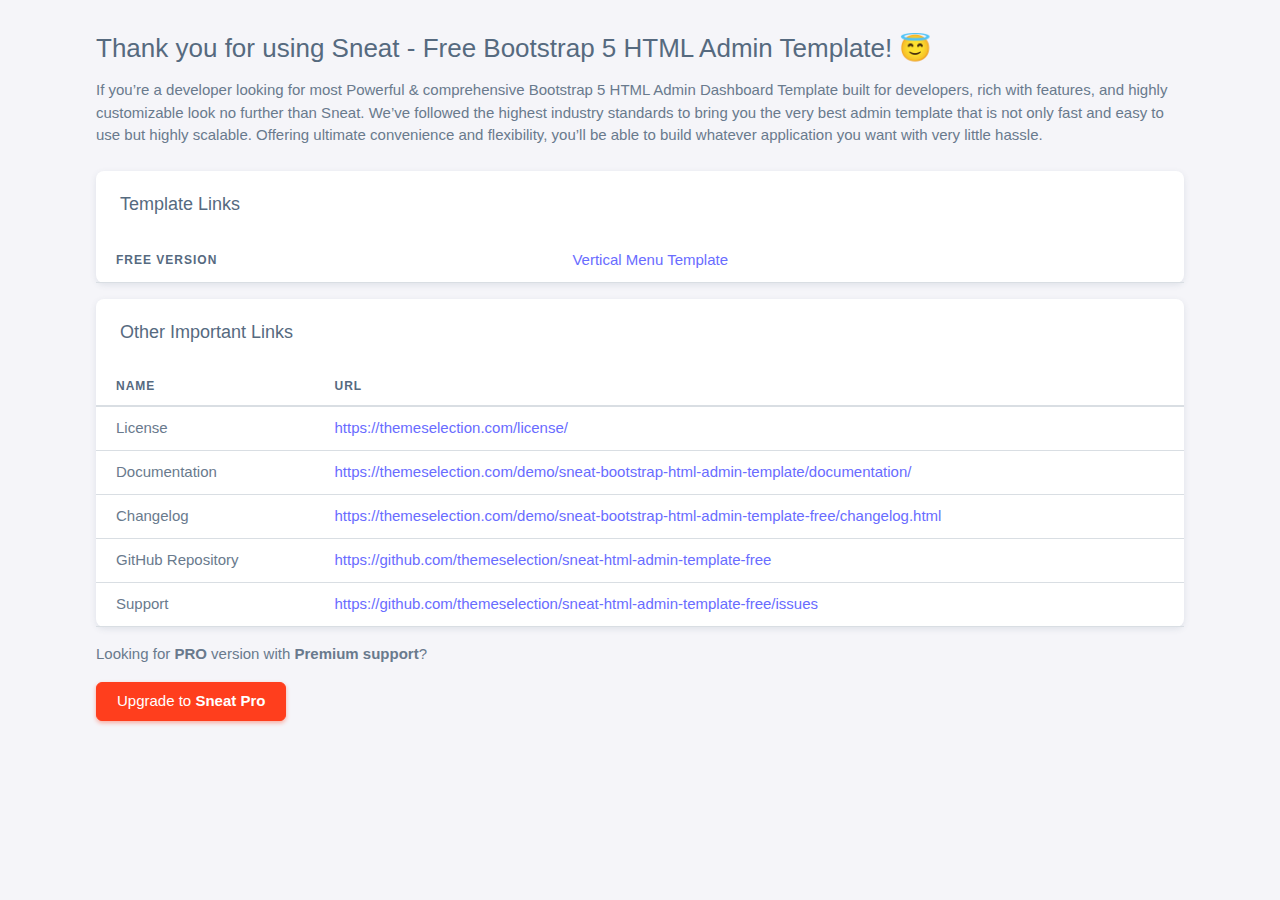
<file: rental/resources/backend/index.html>
<!DOCTYPE html>


<html lang="en" class="light-style  customizer-hide" dir="ltr" data-theme="theme-default" data-assets-path="assets/"
  data-template="vertical-menu-template-no-customizer">

<head>
  <meta charset="utf-8" />
  <meta name="viewport"
    content="width=device-width, initial-scale=1.0, user-scalable=no, minimum-scale=1.0, maximum-scale=1.0" />

  <title>Sneat - Free Bootstrap 5 HTML Admin Template</title>

  <meta name="description" content="" />

  <!-- Favicon -->
  <link rel="icon" type="image/x-icon" href="assets/img/favicon/favicon.ico" />

  <!-- Fonts -->
  <link rel="preconnect" href="https://fonts.googleapis.com">
  <link rel="preconnect" href="https://fonts.gstatic.com" crossorigin>
  <link
    href="https://fonts.googleapis.com/css2?family=Open+Sans:ital,wght@0,300;0,400;0,500;0,600;0,700;1,300;1,400;1,500;1,600;1,700&display=swap"
    rel="stylesheet">

  <!-- Core CSS -->
  <link rel="stylesheet" href="assets/vendor/css/core.css" />
  <link rel="stylesheet" href="assets/vendor/css/theme-default.css" />
  <link rel="stylesheet" href="assets/css/demo.css" />
</head>

<body>

  <!-- Content -->
  <div class="container flex-grow-1 container-p-y my-2">
    <h3>Thank you for using Sneat - Free Bootstrap 5 HTML Admin Template! 😇</h3>
    <p>If you’re a developer looking for most Powerful & comprehensive Bootstrap 5 HTML Admin Dashboard Template built
      for developers, rich with features, and highly customizable look no further than Sneat. We’ve followed the highest
      industry standards to bring you the very best admin template that is not only fast and easy to use but highly
      scalable. Offering ultimate convenience and flexibility, you’ll be able to build whatever application you want
      with very little hassle.</p>

    <!-- Examples -->
    <div class="row mt-sm-4 mt-3">
      <div class="col-12 mb-3">
        <div class="card">
          <h5 class="card-header">Template Links</h5>
          <!-- Template Demo Links -->
          <table class="table">
            <tbody>
              <tr>
                <th>Free Version</th>
                <td><a href="html/index.html" target="_blank">Vertical Menu Template</a></td>
              </tr>
            </tbody>
          </table>
          <!--/ Template Demo Links -->
        </div>
      </div>

      <div class="col-12 mb-3">
        <div class="card">

          <h5 class="card-header">Other Important Links</h5>
          <!-- Other Links -->
          <table class="table">
            <thead>
              <tr>
                <th scope="col">Name</th>
                <th scope="col">URL</th>
              </tr>
            </thead>
            <tbody>

              <tr>
                <td>License </td>
                <td>
                  <a href="https://themeselection.com/license/" target="_blank">https://themeselection.com/license/</a>
                </td>
              </tr>

              <tr>
                <td>Documentation</td>
                <td>
                  <a href="https://themeselection.com/demo/sneat-bootstrap-html-admin-template/documentation/"
                    target="_blank">https://themeselection.com/demo/sneat-bootstrap-html-admin-template/documentation/</a>
                </td>
              </tr>

              <tr>
                <td>Changelog</td>
                <td>
                  <a href="https://themeselection.com/demo/sneat-bootstrap-html-admin-template-free/changelog.html"
                    target="_blank">https://themeselection.com/demo/sneat-bootstrap-html-admin-template-free/changelog.html</a>
                </td>
              </tr>


              <tr>
                <td>GitHub Repository</td>
                <td>
                  <a href="https://github.com/themeselection/sneat-html-admin-template-free"
                    target="_blank">https://github.com/themeselection/sneat-html-admin-template-free</a>
                </td>
              </tr>


              <tr>
                <td>Support</td>
                <td>
                  <a href="https://github.com/themeselection/sneat-html-admin-template-free/issues"
                    target="_blank">https://github.com/themeselection/sneat-html-admin-template-free/issues</a>
                </td>
              </tr>

            </tbody>
          </table>
          <!--/ Other Links -->
        </div>
      </div>

      <div class="col-12 mb-3">
        <p>Looking for <strong>PRO</strong> version with <strong>Premium support</strong>?</p>
        <div class="upgrade-to-pro">
          <a href="https://themeselection.com/products/sneat-bootstrap-html-admin-template/" target="_blank"
            class="btn btn-danger">Upgrade to <strong>Sneat Pro</strong></a>
        </div>
      </div>
    </div>
  </div>
  <!-- / Content -->

</body>

</html>
</file>
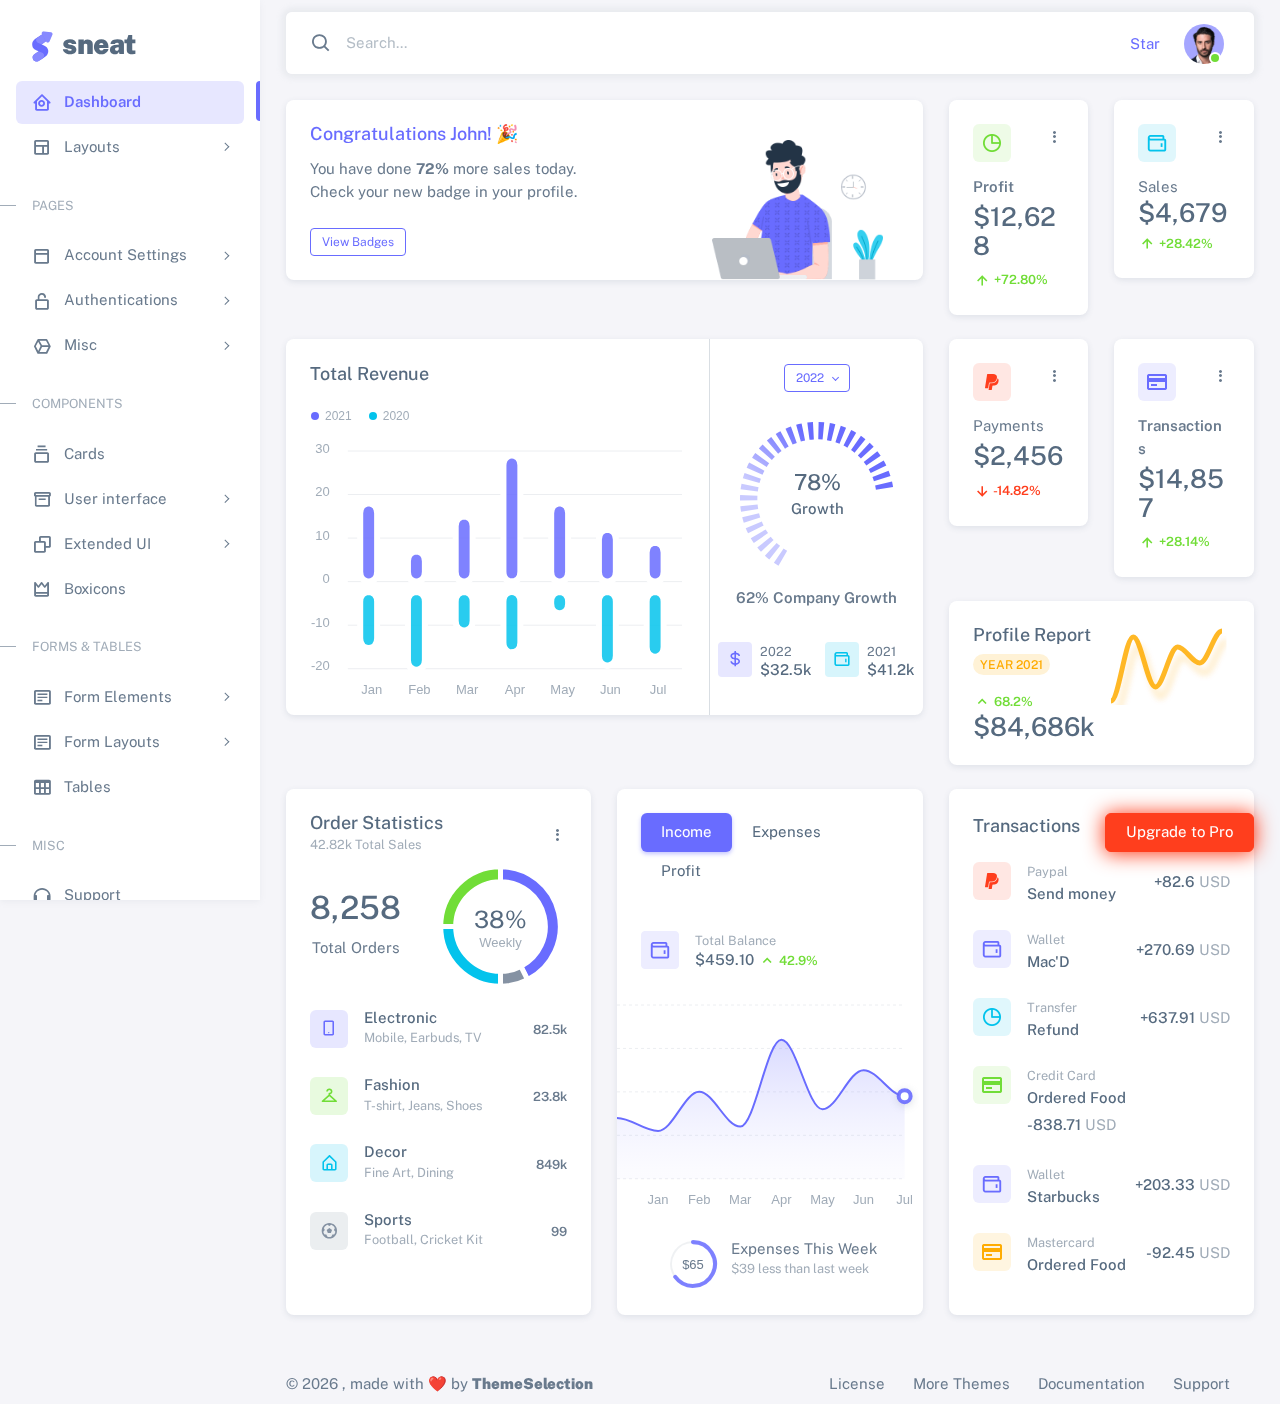
<file: rental/resources/backend/html/index.html>
<!DOCTYPE html>

<!-- =========================================================
* Sneat - Bootstrap 5 HTML Admin Template - Pro | v1.0.0
==============================================================

* Product Page: https://themeselection.com/products/sneat-bootstrap-html-admin-template/
* Created by: ThemeSelection
* License: You must have a valid license purchased in order to legally use the theme for your project.
* Copyright ThemeSelection (https://themeselection.com)

=========================================================
 -->
<!-- beautify ignore:start -->
<html
  lang="en"
  class="light-style layout-menu-fixed"
  dir="ltr"
  data-theme="theme-default"
  data-assets-path="../assets/"
  data-template="vertical-menu-template-free"
>
  <head>
    <meta charset="utf-8" />
    <meta
      name="viewport"
      content="width=device-width, initial-scale=1.0, user-scalable=no, minimum-scale=1.0, maximum-scale=1.0"
    />

    <title>Dashboard - Analytics | Sneat - Bootstrap 5 HTML Admin Template - Pro</title>

    <meta name="description" content="" />

    <!-- Favicon -->
    <link rel="icon" type="image/x-icon" href="../assets/img/favicon/favicon.ico" />

    <!-- Fonts -->
    <link rel="preconnect" href="https://fonts.googleapis.com" />
    <link rel="preconnect" href="https://fonts.gstatic.com" crossorigin />
    <link
      href="https://fonts.googleapis.com/css2?family=Public+Sans:ital,wght@0,300;0,400;0,500;0,600;0,700;1,300;1,400;1,500;1,600;1,700&display=swap"
      rel="stylesheet"
    />

    <!-- Icons. Uncomment required icon fonts -->
    <link rel="stylesheet" href="../assets/vendor/fonts/boxicons.css" />

    <!-- Core CSS -->
    <link rel="stylesheet" href="../assets/vendor/css/core.css" class="template-customizer-core-css" />
    <link rel="stylesheet" href="../assets/vendor/css/theme-default.css" class="template-customizer-theme-css" />
    <link rel="stylesheet" href="../assets/css/demo.css" />

    <!-- Vendors CSS -->
    <link rel="stylesheet" href="../assets/vendor/libs/perfect-scrollbar/perfect-scrollbar.css" />

    <link rel="stylesheet" href="../assets/vendor/libs/apex-charts/apex-charts.css" />

    <!-- Page CSS -->

    <!-- Helpers -->
    <script src="../assets/vendor/js/helpers.js"></script>

    <!--! Template customizer & Theme config files MUST be included after core stylesheets and helpers.js in the <head> section -->
    <!--? Config:  Mandatory theme config file contain global vars & default theme options, Set your preferred theme option in this file.  -->
    <script src="../assets/js/config.js"></script>
  </head>

  <body>
    <!-- Layout wrapper -->
    <div class="layout-wrapper layout-content-navbar">
      <div class="layout-container">
        <!-- Menu -->

        <aside id="layout-menu" class="layout-menu menu-vertical menu bg-menu-theme">
          <div class="app-brand demo">
            <a href="index.html" class="app-brand-link">
              <span class="app-brand-logo demo">
                <svg
                  width="25"
                  viewBox="0 0 25 42"
                  version="1.1"
                  xmlns="http://www.w3.org/2000/svg"
                  xmlns:xlink="http://www.w3.org/1999/xlink"
                >
                  <defs>
                    <path
                      d="M13.7918663,0.358365126 L3.39788168,7.44174259 C0.566865006,9.69408886 -0.379795268,12.4788597 0.557900856,15.7960551 C0.68998853,16.2305145 1.09562888,17.7872135 3.12357076,19.2293357 C3.8146334,19.7207684 5.32369333,20.3834223 7.65075054,21.2172976 L7.59773219,21.2525164 L2.63468769,24.5493413 C0.445452254,26.3002124 0.0884951797,28.5083815 1.56381646,31.1738486 C2.83770406,32.8170431 5.20850219,33.2640127 7.09180128,32.5391577 C8.347334,32.0559211 11.4559176,30.0011079 16.4175519,26.3747182 C18.0338572,24.4997857 18.6973423,22.4544883 18.4080071,20.2388261 C17.963753,17.5346866 16.1776345,15.5799961 13.0496516,14.3747546 L10.9194936,13.4715819 L18.6192054,7.984237 L13.7918663,0.358365126 Z"
                      id="path-1"
                    ></path>
                    <path
                      d="M5.47320593,6.00457225 C4.05321814,8.216144 4.36334763,10.0722806 6.40359441,11.5729822 C8.61520715,12.571656 10.0999176,13.2171421 10.8577257,13.5094407 L15.5088241,14.433041 L18.6192054,7.984237 C15.5364148,3.11535317 13.9273018,0.573395879 13.7918663,0.358365126 C13.5790555,0.511491653 10.8061687,2.3935607 5.47320593,6.00457225 Z"
                      id="path-3"
                    ></path>
                    <path
                      d="M7.50063644,21.2294429 L12.3234468,23.3159332 C14.1688022,24.7579751 14.397098,26.4880487 13.008334,28.506154 C11.6195701,30.5242593 10.3099883,31.790241 9.07958868,32.3040991 C5.78142938,33.4346997 4.13234973,34 4.13234973,34 C4.13234973,34 2.75489982,33.0538207 2.37032616e-14,31.1614621 C-0.55822714,27.8186216 -0.55822714,26.0572515 -4.05231404e-15,25.8773518 C0.83734071,25.6075023 2.77988457,22.8248993 3.3049379,22.52991 C3.65497346,22.3332504 5.05353963,21.8997614 7.50063644,21.2294429 Z"
                      id="path-4"
                    ></path>
                    <path
                      d="M20.6,7.13333333 L25.6,13.8 C26.2627417,14.6836556 26.0836556,15.9372583 25.2,16.6 C24.8538077,16.8596443 24.4327404,17 24,17 L14,17 C12.8954305,17 12,16.1045695 12,15 C12,14.5672596 12.1403557,14.1461923 12.4,13.8 L17.4,7.13333333 C18.0627417,6.24967773 19.3163444,6.07059163 20.2,6.73333333 C20.3516113,6.84704183 20.4862915,6.981722 20.6,7.13333333 Z"
                      id="path-5"
                    ></path>
                  </defs>
                  <g id="g-app-brand" stroke="none" stroke-width="1" fill="none" fill-rule="evenodd">
                    <g id="Brand-Logo" transform="translate(-27.000000, -15.000000)">
                      <g id="Icon" transform="translate(27.000000, 15.000000)">
                        <g id="Mask" transform="translate(0.000000, 8.000000)">
                          <mask id="mask-2" fill="white">
                            <use xlink:href="#path-1"></use>
                          </mask>
                          <use fill="#696cff" xlink:href="#path-1"></use>
                          <g id="Path-3" mask="url(#mask-2)">
                            <use fill="#696cff" xlink:href="#path-3"></use>
                            <use fill-opacity="0.2" fill="#FFFFFF" xlink:href="#path-3"></use>
                          </g>
                          <g id="Path-4" mask="url(#mask-2)">
                            <use fill="#696cff" xlink:href="#path-4"></use>
                            <use fill-opacity="0.2" fill="#FFFFFF" xlink:href="#path-4"></use>
                          </g>
                        </g>
                        <g
                          id="Triangle"
                          transform="translate(19.000000, 11.000000) rotate(-300.000000) translate(-19.000000, -11.000000) "
                        >
                          <use fill="#696cff" xlink:href="#path-5"></use>
                          <use fill-opacity="0.2" fill="#FFFFFF" xlink:href="#path-5"></use>
                        </g>
                      </g>
                    </g>
                  </g>
                </svg>
              </span>
              <span class="app-brand-text demo menu-text fw-bolder ms-2">Sneat</span>
            </a>

            <a href="javascript:void(0);" class="layout-menu-toggle menu-link text-large ms-auto d-block d-xl-none">
              <i class="bx bx-chevron-left bx-sm align-middle"></i>
            </a>
          </div>

          <div class="menu-inner-shadow"></div>

          <ul class="menu-inner py-1">
            <!-- Dashboard -->
            <li class="menu-item active">
              <a href="index.html" class="menu-link">
                <i class="menu-icon tf-icons bx bx-home-circle"></i>
                <div data-i18n="Analytics">Dashboard</div>
              </a>
            </li>

            <!-- Layouts -->
            <li class="menu-item">
              <a href="javascript:void(0);" class="menu-link menu-toggle">
                <i class="menu-icon tf-icons bx bx-layout"></i>
                <div data-i18n="Layouts">Layouts</div>
              </a>

              <ul class="menu-sub">
                <li class="menu-item">
                  <a href="layouts-without-menu.html" class="menu-link">
                    <div data-i18n="Without menu">Without menu</div>
                  </a>
                </li>
                <li class="menu-item">
                  <a href="layouts-without-navbar.html" class="menu-link">
                    <div data-i18n="Without navbar">Without navbar</div>
                  </a>
                </li>
                <li class="menu-item">
                  <a href="layouts-container.html" class="menu-link">
                    <div data-i18n="Container">Container</div>
                  </a>
                </li>
                <li class="menu-item">
                  <a href="layouts-fluid.html" class="menu-link">
                    <div data-i18n="Fluid">Fluid</div>
                  </a>
                </li>
                <li class="menu-item">
                  <a href="layouts-blank.html" class="menu-link">
                    <div data-i18n="Blank">Blank</div>
                  </a>
                </li>
              </ul>
            </li>

            <li class="menu-header small text-uppercase">
              <span class="menu-header-text">Pages</span>
            </li>
            <li class="menu-item">
              <a href="javascript:void(0);" class="menu-link menu-toggle">
                <i class="menu-icon tf-icons bx bx-dock-top"></i>
                <div data-i18n="Account Settings">Account Settings</div>
              </a>
              <ul class="menu-sub">
                <li class="menu-item">
                  <a href="pages-account-settings-account.html" class="menu-link">
                    <div data-i18n="Account">Account</div>
                  </a>
                </li>
                <li class="menu-item">
                  <a href="pages-account-settings-notifications.html" class="menu-link">
                    <div data-i18n="Notifications">Notifications</div>
                  </a>
                </li>
                <li class="menu-item">
                  <a href="pages-account-settings-connections.html" class="menu-link">
                    <div data-i18n="Connections">Connections</div>
                  </a>
                </li>
              </ul>
            </li>
            <li class="menu-item">
              <a href="javascript:void(0);" class="menu-link menu-toggle">
                <i class="menu-icon tf-icons bx bx-lock-open-alt"></i>
                <div data-i18n="Authentications">Authentications</div>
              </a>
              <ul class="menu-sub">
                <li class="menu-item">
                  <a href="auth-login-basic.html" class="menu-link" target="_blank">
                    <div data-i18n="Basic">Login</div>
                  </a>
                </li>
                <li class="menu-item">
                  <a href="auth-register-basic.html" class="menu-link" target="_blank">
                    <div data-i18n="Basic">Register</div>
                  </a>
                </li>
                <li class="menu-item">
                  <a href="auth-forgot-password-basic.html" class="menu-link" target="_blank">
                    <div data-i18n="Basic">Forgot Password</div>
                  </a>
                </li>
              </ul>
            </li>
            <li class="menu-item">
              <a href="javascript:void(0);" class="menu-link menu-toggle">
                <i class="menu-icon tf-icons bx bx-cube-alt"></i>
                <div data-i18n="Misc">Misc</div>
              </a>
              <ul class="menu-sub">
                <li class="menu-item">
                  <a href="pages-misc-error.html" class="menu-link">
                    <div data-i18n="Error">Error</div>
                  </a>
                </li>
                <li class="menu-item">
                  <a href="pages-misc-under-maintenance.html" class="menu-link">
                    <div data-i18n="Under Maintenance">Under Maintenance</div>
                  </a>
                </li>
              </ul>
            </li>
            <!-- Components -->
            <li class="menu-header small text-uppercase"><span class="menu-header-text">Components</span></li>
            <!-- Cards -->
            <li class="menu-item">
              <a href="cards-basic.html" class="menu-link">
                <i class="menu-icon tf-icons bx bx-collection"></i>
                <div data-i18n="Basic">Cards</div>
              </a>
            </li>
            <!-- User interface -->
            <li class="menu-item">
              <a href="javascript:void(0)" class="menu-link menu-toggle">
                <i class="menu-icon tf-icons bx bx-box"></i>
                <div data-i18n="User interface">User interface</div>
              </a>
              <ul class="menu-sub">
                <li class="menu-item">
                  <a href="ui-accordion.html" class="menu-link">
                    <div data-i18n="Accordion">Accordion</div>
                  </a>
                </li>
                <li class="menu-item">
                  <a href="ui-alerts.html" class="menu-link">
                    <div data-i18n="Alerts">Alerts</div>
                  </a>
                </li>
                <li class="menu-item">
                  <a href="ui-badges.html" class="menu-link">
                    <div data-i18n="Badges">Badges</div>
                  </a>
                </li>
                <li class="menu-item">
                  <a href="ui-buttons.html" class="menu-link">
                    <div data-i18n="Buttons">Buttons</div>
                  </a>
                </li>
                <li class="menu-item">
                  <a href="ui-carousel.html" class="menu-link">
                    <div data-i18n="Carousel">Carousel</div>
                  </a>
                </li>
                <li class="menu-item">
                  <a href="ui-collapse.html" class="menu-link">
                    <div data-i18n="Collapse">Collapse</div>
                  </a>
                </li>
                <li class="menu-item">
                  <a href="ui-dropdowns.html" class="menu-link">
                    <div data-i18n="Dropdowns">Dropdowns</div>
                  </a>
                </li>
                <li class="menu-item">
                  <a href="ui-footer.html" class="menu-link">
                    <div data-i18n="Footer">Footer</div>
                  </a>
                </li>
                <li class="menu-item">
                  <a href="ui-list-groups.html" class="menu-link">
                    <div data-i18n="List Groups">List groups</div>
                  </a>
                </li>
                <li class="menu-item">
                  <a href="ui-modals.html" class="menu-link">
                    <div data-i18n="Modals">Modals</div>
                  </a>
                </li>
                <li class="menu-item">
                  <a href="ui-navbar.html" class="menu-link">
                    <div data-i18n="Navbar">Navbar</div>
                  </a>
                </li>
                <li class="menu-item">
                  <a href="ui-offcanvas.html" class="menu-link">
                    <div data-i18n="Offcanvas">Offcanvas</div>
                  </a>
                </li>
                <li class="menu-item">
                  <a href="ui-pagination-breadcrumbs.html" class="menu-link">
                    <div data-i18n="Pagination &amp; Breadcrumbs">Pagination &amp; Breadcrumbs</div>
                  </a>
                </li>
                <li class="menu-item">
                  <a href="ui-progress.html" class="menu-link">
                    <div data-i18n="Progress">Progress</div>
                  </a>
                </li>
                <li class="menu-item">
                  <a href="ui-spinners.html" class="menu-link">
                    <div data-i18n="Spinners">Spinners</div>
                  </a>
                </li>
                <li class="menu-item">
                  <a href="ui-tabs-pills.html" class="menu-link">
                    <div data-i18n="Tabs &amp; Pills">Tabs &amp; Pills</div>
                  </a>
                </li>
                <li class="menu-item">
                  <a href="ui-toasts.html" class="menu-link">
                    <div data-i18n="Toasts">Toasts</div>
                  </a>
                </li>
                <li class="menu-item">
                  <a href="ui-tooltips-popovers.html" class="menu-link">
                    <div data-i18n="Tooltips & Popovers">Tooltips &amp; popovers</div>
                  </a>
                </li>
                <li class="menu-item">
                  <a href="ui-typography.html" class="menu-link">
                    <div data-i18n="Typography">Typography</div>
                  </a>
                </li>
              </ul>
            </li>

            <!-- Extended components -->
            <li class="menu-item">
              <a href="javascript:void(0)" class="menu-link menu-toggle">
                <i class="menu-icon tf-icons bx bx-copy"></i>
                <div data-i18n="Extended UI">Extended UI</div>
              </a>
              <ul class="menu-sub">
                <li class="menu-item">
                  <a href="extended-ui-perfect-scrollbar.html" class="menu-link">
                    <div data-i18n="Perfect Scrollbar">Perfect scrollbar</div>
                  </a>
                </li>
                <li class="menu-item">
                  <a href="extended-ui-text-divider.html" class="menu-link">
                    <div data-i18n="Text Divider">Text Divider</div>
                  </a>
                </li>
              </ul>
            </li>

            <li class="menu-item">
              <a href="icons-boxicons.html" class="menu-link">
                <i class="menu-icon tf-icons bx bx-crown"></i>
                <div data-i18n="Boxicons">Boxicons</div>
              </a>
            </li>

            <!-- Forms & Tables -->
            <li class="menu-header small text-uppercase"><span class="menu-header-text">Forms &amp; Tables</span></li>
            <!-- Forms -->
            <li class="menu-item">
              <a href="javascript:void(0);" class="menu-link menu-toggle">
                <i class="menu-icon tf-icons bx bx-detail"></i>
                <div data-i18n="Form Elements">Form Elements</div>
              </a>
              <ul class="menu-sub">
                <li class="menu-item">
                  <a href="forms-basic-inputs.html" class="menu-link">
                    <div data-i18n="Basic Inputs">Basic Inputs</div>
                  </a>
                </li>
                <li class="menu-item">
                  <a href="forms-input-groups.html" class="menu-link">
                    <div data-i18n="Input groups">Input groups</div>
                  </a>
                </li>
              </ul>
            </li>
            <li class="menu-item">
              <a href="javascript:void(0);" class="menu-link menu-toggle">
                <i class="menu-icon tf-icons bx bx-detail"></i>
                <div data-i18n="Form Layouts">Form Layouts</div>
              </a>
              <ul class="menu-sub">
                <li class="menu-item">
                  <a href="form-layouts-vertical.html" class="menu-link">
                    <div data-i18n="Vertical Form">Vertical Form</div>
                  </a>
                </li>
                <li class="menu-item">
                  <a href="form-layouts-horizontal.html" class="menu-link">
                    <div data-i18n="Horizontal Form">Horizontal Form</div>
                  </a>
                </li>
              </ul>
            </li>
            <!-- Tables -->
            <li class="menu-item">
              <a href="tables-basic.html" class="menu-link">
                <i class="menu-icon tf-icons bx bx-table"></i>
                <div data-i18n="Tables">Tables</div>
              </a>
            </li>
            <!-- Misc -->
            <li class="menu-header small text-uppercase"><span class="menu-header-text">Misc</span></li>
            <li class="menu-item">
              <a
                href="https://github.com/themeselection/sneat-html-admin-template-free/issues"
                target="_blank"
                class="menu-link"
              >
                <i class="menu-icon tf-icons bx bx-support"></i>
                <div data-i18n="Support">Support</div>
              </a>
            </li>
            <li class="menu-item">
              <a
                href="https://themeselection.com/demo/sneat-bootstrap-html-admin-template/documentation/"
                target="_blank"
                class="menu-link"
              >
                <i class="menu-icon tf-icons bx bx-file"></i>
                <div data-i18n="Documentation">Documentation</div>
              </a>
            </li>
          </ul>
        </aside>
        <!-- / Menu -->

        <!-- Layout container -->
        <div class="layout-page">
          <!-- Navbar -->

          <nav
            class="layout-navbar container-xxl navbar navbar-expand-xl navbar-detached align-items-center bg-navbar-theme"
            id="layout-navbar"
          >
            <div class="layout-menu-toggle navbar-nav align-items-xl-center me-3 me-xl-0 d-xl-none">
              <a class="nav-item nav-link px-0 me-xl-4" href="javascript:void(0)">
                <i class="bx bx-menu bx-sm"></i>
              </a>
            </div>

            <div class="navbar-nav-right d-flex align-items-center" id="navbar-collapse">
              <!-- Search -->
              <div class="navbar-nav align-items-center">
                <div class="nav-item d-flex align-items-center">
                  <i class="bx bx-search fs-4 lh-0"></i>
                  <input
                    type="text"
                    class="form-control border-0 shadow-none"
                    placeholder="Search..."
                    aria-label="Search..."
                  />
                </div>
              </div>
              <!-- /Search -->

              <ul class="navbar-nav flex-row align-items-center ms-auto">
                <!-- Place this tag where you want the button to render. -->
                <li class="nav-item lh-1 me-3">
                  <a
                    class="github-button"
                    href="https://github.com/themeselection/sneat-html-admin-template-free"
                    data-icon="octicon-star"
                    data-size="large"
                    data-show-count="true"
                    aria-label="Star themeselection/sneat-html-admin-template-free on GitHub"
                    >Star</a
                  >
                </li>

                <!-- User -->
                <li class="nav-item navbar-dropdown dropdown-user dropdown">
                  <a class="nav-link dropdown-toggle hide-arrow" href="javascript:void(0);" data-bs-toggle="dropdown">
                    <div class="avatar avatar-online">
                      <img src="../assets/img/avatars/1.png" alt class="w-px-40 h-auto rounded-circle" />
                    </div>
                  </a>
                  <ul class="dropdown-menu dropdown-menu-end">
                    <li>
                      <a class="dropdown-item" href="#">
                        <div class="d-flex">
                          <div class="flex-shrink-0 me-3">
                            <div class="avatar avatar-online">
                              <img src="../assets/img/avatars/1.png" alt class="w-px-40 h-auto rounded-circle" />
                            </div>
                          </div>
                          <div class="flex-grow-1">
                            <span class="fw-semibold d-block">John Doe</span>
                            <small class="text-muted">Admin</small>
                          </div>
                        </div>
                      </a>
                    </li>
                    <li>
                      <div class="dropdown-divider"></div>
                    </li>
                    <li>
                      <a class="dropdown-item" href="#">
                        <i class="bx bx-user me-2"></i>
                        <span class="align-middle">My Profile</span>
                      </a>
                    </li>
                    <li>
                      <a class="dropdown-item" href="#">
                        <i class="bx bx-cog me-2"></i>
                        <span class="align-middle">Settings</span>
                      </a>
                    </li>
                    <li>
                      <a class="dropdown-item" href="#">
                        <span class="d-flex align-items-center align-middle">
                          <i class="flex-shrink-0 bx bx-credit-card me-2"></i>
                          <span class="flex-grow-1 align-middle">Billing</span>
                          <span class="flex-shrink-0 badge badge-center rounded-pill bg-danger w-px-20 h-px-20">4</span>
                        </span>
                      </a>
                    </li>
                    <li>
                      <div class="dropdown-divider"></div>
                    </li>
                    <li>
                      <a class="dropdown-item" href="auth-login-basic.html">
                        <i class="bx bx-power-off me-2"></i>
                        <span class="align-middle">Log Out</span>
                      </a>
                    </li>
                  </ul>
                </li>
                <!--/ User -->
              </ul>
            </div>
          </nav>

          <!-- / Navbar -->

          <!-- Content wrapper -->
          <div class="content-wrapper">
            <!-- Content -->

            <div class="container-xxl flex-grow-1 container-p-y">
              <div class="row">
                <div class="col-lg-8 mb-4 order-0">
                  <div class="card">
                    <div class="d-flex align-items-end row">
                      <div class="col-sm-7">
                        <div class="card-body">
                          <h5 class="card-title text-primary">Congratulations John! 🎉</h5>
                          <p class="mb-4">
                            You have done <span class="fw-bold">72%</span> more sales today. Check your new badge in
                            your profile.
                          </p>

                          <a href="javascript:;" class="btn btn-sm btn-outline-primary">View Badges</a>
                        </div>
                      </div>
                      <div class="col-sm-5 text-center text-sm-left">
                        <div class="card-body pb-0 px-0 px-md-4">
                          <img
                            src="../assets/img/illustrations/man-with-laptop-light.png"
                            height="140"
                            alt="View Badge User"
                            data-app-dark-img="illustrations/man-with-laptop-dark.png"
                            data-app-light-img="illustrations/man-with-laptop-light.png"
                          />
                        </div>
                      </div>
                    </div>
                  </div>
                </div>
                <div class="col-lg-4 col-md-4 order-1">
                  <div class="row">
                    <div class="col-lg-6 col-md-12 col-6 mb-4">
                      <div class="card">
                        <div class="card-body">
                          <div class="card-title d-flex align-items-start justify-content-between">
                            <div class="avatar flex-shrink-0">
                              <img
                                src="../assets/img/icons/unicons/chart-success.png"
                                alt="chart success"
                                class="rounded"
                              />
                            </div>
                            <div class="dropdown">
                              <button
                                class="btn p-0"
                                type="button"
                                id="cardOpt3"
                                data-bs-toggle="dropdown"
                                aria-haspopup="true"
                                aria-expanded="false"
                              >
                                <i class="bx bx-dots-vertical-rounded"></i>
                              </button>
                              <div class="dropdown-menu dropdown-menu-end" aria-labelledby="cardOpt3">
                                <a class="dropdown-item" href="javascript:void(0);">View More</a>
                                <a class="dropdown-item" href="javascript:void(0);">Delete</a>
                              </div>
                            </div>
                          </div>
                          <span class="fw-semibold d-block mb-1">Profit</span>
                          <h3 class="card-title mb-2">$12,628</h3>
                          <small class="text-success fw-semibold"><i class="bx bx-up-arrow-alt"></i> +72.80%</small>
                        </div>
                      </div>
                    </div>
                    <div class="col-lg-6 col-md-12 col-6 mb-4">
                      <div class="card">
                        <div class="card-body">
                          <div class="card-title d-flex align-items-start justify-content-between">
                            <div class="avatar flex-shrink-0">
                              <img
                                src="../assets/img/icons/unicons/wallet-info.png"
                                alt="Credit Card"
                                class="rounded"
                              />
                            </div>
                            <div class="dropdown">
                              <button
                                class="btn p-0"
                                type="button"
                                id="cardOpt6"
                                data-bs-toggle="dropdown"
                                aria-haspopup="true"
                                aria-expanded="false"
                              >
                                <i class="bx bx-dots-vertical-rounded"></i>
                              </button>
                              <div class="dropdown-menu dropdown-menu-end" aria-labelledby="cardOpt6">
                                <a class="dropdown-item" href="javascript:void(0);">View More</a>
                                <a class="dropdown-item" href="javascript:void(0);">Delete</a>
                              </div>
                            </div>
                          </div>
                          <span>Sales</span>
                          <h3 class="card-title text-nowrap mb-1">$4,679</h3>
                          <small class="text-success fw-semibold"><i class="bx bx-up-arrow-alt"></i> +28.42%</small>
                        </div>
                      </div>
                    </div>
                  </div>
                </div>
                <!-- Total Revenue -->
                <div class="col-12 col-lg-8 order-2 order-md-3 order-lg-2 mb-4">
                  <div class="card">
                    <div class="row row-bordered g-0">
                      <div class="col-md-8">
                        <h5 class="card-header m-0 me-2 pb-3">Total Revenue</h5>
                        <div id="totalRevenueChart" class="px-2"></div>
                      </div>
                      <div class="col-md-4">
                        <div class="card-body">
                          <div class="text-center">
                            <div class="dropdown">
                              <button
                                class="btn btn-sm btn-outline-primary dropdown-toggle"
                                type="button"
                                id="growthReportId"
                                data-bs-toggle="dropdown"
                                aria-haspopup="true"
                                aria-expanded="false"
                              >
                                2022
                              </button>
                              <div class="dropdown-menu dropdown-menu-end" aria-labelledby="growthReportId">
                                <a class="dropdown-item" href="javascript:void(0);">2021</a>
                                <a class="dropdown-item" href="javascript:void(0);">2020</a>
                                <a class="dropdown-item" href="javascript:void(0);">2019</a>
                              </div>
                            </div>
                          </div>
                        </div>
                        <div id="growthChart"></div>
                        <div class="text-center fw-semibold pt-3 mb-2">62% Company Growth</div>

                        <div class="d-flex px-xxl-4 px-lg-2 p-4 gap-xxl-3 gap-lg-1 gap-3 justify-content-between">
                          <div class="d-flex">
                            <div class="me-2">
                              <span class="badge bg-label-primary p-2"><i class="bx bx-dollar text-primary"></i></span>
                            </div>
                            <div class="d-flex flex-column">
                              <small>2022</small>
                              <h6 class="mb-0">$32.5k</h6>
                            </div>
                          </div>
                          <div class="d-flex">
                            <div class="me-2">
                              <span class="badge bg-label-info p-2"><i class="bx bx-wallet text-info"></i></span>
                            </div>
                            <div class="d-flex flex-column">
                              <small>2021</small>
                              <h6 class="mb-0">$41.2k</h6>
                            </div>
                          </div>
                        </div>
                      </div>
                    </div>
                  </div>
                </div>
                <!--/ Total Revenue -->
                <div class="col-12 col-md-8 col-lg-4 order-3 order-md-2">
                  <div class="row">
                    <div class="col-6 mb-4">
                      <div class="card">
                        <div class="card-body">
                          <div class="card-title d-flex align-items-start justify-content-between">
                            <div class="avatar flex-shrink-0">
                              <img src="../assets/img/icons/unicons/paypal.png" alt="Credit Card" class="rounded" />
                            </div>
                            <div class="dropdown">
                              <button
                                class="btn p-0"
                                type="button"
                                id="cardOpt4"
                                data-bs-toggle="dropdown"
                                aria-haspopup="true"
                                aria-expanded="false"
                              >
                                <i class="bx bx-dots-vertical-rounded"></i>
                              </button>
                              <div class="dropdown-menu dropdown-menu-end" aria-labelledby="cardOpt4">
                                <a class="dropdown-item" href="javascript:void(0);">View More</a>
                                <a class="dropdown-item" href="javascript:void(0);">Delete</a>
                              </div>
                            </div>
                          </div>
                          <span class="d-block mb-1">Payments</span>
                          <h3 class="card-title text-nowrap mb-2">$2,456</h3>
                          <small class="text-danger fw-semibold"><i class="bx bx-down-arrow-alt"></i> -14.82%</small>
                        </div>
                      </div>
                    </div>
                    <div class="col-6 mb-4">
                      <div class="card">
                        <div class="card-body">
                          <div class="card-title d-flex align-items-start justify-content-between">
                            <div class="avatar flex-shrink-0">
                              <img src="../assets/img/icons/unicons/cc-primary.png" alt="Credit Card" class="rounded" />
                            </div>
                            <div class="dropdown">
                              <button
                                class="btn p-0"
                                type="button"
                                id="cardOpt1"
                                data-bs-toggle="dropdown"
                                aria-haspopup="true"
                                aria-expanded="false"
                              >
                                <i class="bx bx-dots-vertical-rounded"></i>
                              </button>
                              <div class="dropdown-menu" aria-labelledby="cardOpt1">
                                <a class="dropdown-item" href="javascript:void(0);">View More</a>
                                <a class="dropdown-item" href="javascript:void(0);">Delete</a>
                              </div>
                            </div>
                          </div>
                          <span class="fw-semibold d-block mb-1">Transactions</span>
                          <h3 class="card-title mb-2">$14,857</h3>
                          <small class="text-success fw-semibold"><i class="bx bx-up-arrow-alt"></i> +28.14%</small>
                        </div>
                      </div>
                    </div>
                    <!-- </div>
    <div class="row"> -->
                    <div class="col-12 mb-4">
                      <div class="card">
                        <div class="card-body">
                          <div class="d-flex justify-content-between flex-sm-row flex-column gap-3">
                            <div class="d-flex flex-sm-column flex-row align-items-start justify-content-between">
                              <div class="card-title">
                                <h5 class="text-nowrap mb-2">Profile Report</h5>
                                <span class="badge bg-label-warning rounded-pill">Year 2021</span>
                              </div>
                              <div class="mt-sm-auto">
                                <small class="text-success text-nowrap fw-semibold"
                                  ><i class="bx bx-chevron-up"></i> 68.2%</small
                                >
                                <h3 class="mb-0">$84,686k</h3>
                              </div>
                            </div>
                            <div id="profileReportChart"></div>
                          </div>
                        </div>
                      </div>
                    </div>
                  </div>
                </div>
              </div>
              <div class="row">
                <!-- Order Statistics -->
                <div class="col-md-6 col-lg-4 col-xl-4 order-0 mb-4">
                  <div class="card h-100">
                    <div class="card-header d-flex align-items-center justify-content-between pb-0">
                      <div class="card-title mb-0">
                        <h5 class="m-0 me-2">Order Statistics</h5>
                        <small class="text-muted">42.82k Total Sales</small>
                      </div>
                      <div class="dropdown">
                        <button
                          class="btn p-0"
                          type="button"
                          id="orederStatistics"
                          data-bs-toggle="dropdown"
                          aria-haspopup="true"
                          aria-expanded="false"
                        >
                          <i class="bx bx-dots-vertical-rounded"></i>
                        </button>
                        <div class="dropdown-menu dropdown-menu-end" aria-labelledby="orederStatistics">
                          <a class="dropdown-item" href="javascript:void(0);">Select All</a>
                          <a class="dropdown-item" href="javascript:void(0);">Refresh</a>
                          <a class="dropdown-item" href="javascript:void(0);">Share</a>
                        </div>
                      </div>
                    </div>
                    <div class="card-body">
                      <div class="d-flex justify-content-between align-items-center mb-3">
                        <div class="d-flex flex-column align-items-center gap-1">
                          <h2 class="mb-2">8,258</h2>
                          <span>Total Orders</span>
                        </div>
                        <div id="orderStatisticsChart"></div>
                      </div>
                      <ul class="p-0 m-0">
                        <li class="d-flex mb-4 pb-1">
                          <div class="avatar flex-shrink-0 me-3">
                            <span class="avatar-initial rounded bg-label-primary"
                              ><i class="bx bx-mobile-alt"></i
                            ></span>
                          </div>
                          <div class="d-flex w-100 flex-wrap align-items-center justify-content-between gap-2">
                            <div class="me-2">
                              <h6 class="mb-0">Electronic</h6>
                              <small class="text-muted">Mobile, Earbuds, TV</small>
                            </div>
                            <div class="user-progress">
                              <small class="fw-semibold">82.5k</small>
                            </div>
                          </div>
                        </li>
                        <li class="d-flex mb-4 pb-1">
                          <div class="avatar flex-shrink-0 me-3">
                            <span class="avatar-initial rounded bg-label-success"><i class="bx bx-closet"></i></span>
                          </div>
                          <div class="d-flex w-100 flex-wrap align-items-center justify-content-between gap-2">
                            <div class="me-2">
                              <h6 class="mb-0">Fashion</h6>
                              <small class="text-muted">T-shirt, Jeans, Shoes</small>
                            </div>
                            <div class="user-progress">
                              <small class="fw-semibold">23.8k</small>
                            </div>
                          </div>
                        </li>
                        <li class="d-flex mb-4 pb-1">
                          <div class="avatar flex-shrink-0 me-3">
                            <span class="avatar-initial rounded bg-label-info"><i class="bx bx-home-alt"></i></span>
                          </div>
                          <div class="d-flex w-100 flex-wrap align-items-center justify-content-between gap-2">
                            <div class="me-2">
                              <h6 class="mb-0">Decor</h6>
                              <small class="text-muted">Fine Art, Dining</small>
                            </div>
                            <div class="user-progress">
                              <small class="fw-semibold">849k</small>
                            </div>
                          </div>
                        </li>
                        <li class="d-flex">
                          <div class="avatar flex-shrink-0 me-3">
                            <span class="avatar-initial rounded bg-label-secondary"
                              ><i class="bx bx-football"></i
                            ></span>
                          </div>
                          <div class="d-flex w-100 flex-wrap align-items-center justify-content-between gap-2">
                            <div class="me-2">
                              <h6 class="mb-0">Sports</h6>
                              <small class="text-muted">Football, Cricket Kit</small>
                            </div>
                            <div class="user-progress">
                              <small class="fw-semibold">99</small>
                            </div>
                          </div>
                        </li>
                      </ul>
                    </div>
                  </div>
                </div>
                <!--/ Order Statistics -->

                <!-- Expense Overview -->
                <div class="col-md-6 col-lg-4 order-1 mb-4">
                  <div class="card h-100">
                    <div class="card-header">
                      <ul class="nav nav-pills" role="tablist">
                        <li class="nav-item">
                          <button
                            type="button"
                            class="nav-link active"
                            role="tab"
                            data-bs-toggle="tab"
                            data-bs-target="#navs-tabs-line-card-income"
                            aria-controls="navs-tabs-line-card-income"
                            aria-selected="true"
                          >
                            Income
                          </button>
                        </li>
                        <li class="nav-item">
                          <button type="button" class="nav-link" role="tab">Expenses</button>
                        </li>
                        <li class="nav-item">
                          <button type="button" class="nav-link" role="tab">Profit</button>
                        </li>
                      </ul>
                    </div>
                    <div class="card-body px-0">
                      <div class="tab-content p-0">
                        <div class="tab-pane fade show active" id="navs-tabs-line-card-income" role="tabpanel">
                          <div class="d-flex p-4 pt-3">
                            <div class="avatar flex-shrink-0 me-3">
                              <img src="../assets/img/icons/unicons/wallet.png" alt="User" />
                            </div>
                            <div>
                              <small class="text-muted d-block">Total Balance</small>
                              <div class="d-flex align-items-center">
                                <h6 class="mb-0 me-1">$459.10</h6>
                                <small class="text-success fw-semibold">
                                  <i class="bx bx-chevron-up"></i>
                                  42.9%
                                </small>
                              </div>
                            </div>
                          </div>
                          <div id="incomeChart"></div>
                          <div class="d-flex justify-content-center pt-4 gap-2">
                            <div class="flex-shrink-0">
                              <div id="expensesOfWeek"></div>
                            </div>
                            <div>
                              <p class="mb-n1 mt-1">Expenses This Week</p>
                              <small class="text-muted">$39 less than last week</small>
                            </div>
                          </div>
                        </div>
                      </div>
                    </div>
                  </div>
                </div>
                <!--/ Expense Overview -->

                <!-- Transactions -->
                <div class="col-md-6 col-lg-4 order-2 mb-4">
                  <div class="card h-100">
                    <div class="card-header d-flex align-items-center justify-content-between">
                      <h5 class="card-title m-0 me-2">Transactions</h5>
                      <div class="dropdown">
                        <button
                          class="btn p-0"
                          type="button"
                          id="transactionID"
                          data-bs-toggle="dropdown"
                          aria-haspopup="true"
                          aria-expanded="false"
                        >
                          <i class="bx bx-dots-vertical-rounded"></i>
                        </button>
                        <div class="dropdown-menu dropdown-menu-end" aria-labelledby="transactionID">
                          <a class="dropdown-item" href="javascript:void(0);">Last 28 Days</a>
                          <a class="dropdown-item" href="javascript:void(0);">Last Month</a>
                          <a class="dropdown-item" href="javascript:void(0);">Last Year</a>
                        </div>
                      </div>
                    </div>
                    <div class="card-body">
                      <ul class="p-0 m-0">
                        <li class="d-flex mb-4 pb-1">
                          <div class="avatar flex-shrink-0 me-3">
                            <img src="../assets/img/icons/unicons/paypal.png" alt="User" class="rounded" />
                          </div>
                          <div class="d-flex w-100 flex-wrap align-items-center justify-content-between gap-2">
                            <div class="me-2">
                              <small class="text-muted d-block mb-1">Paypal</small>
                              <h6 class="mb-0">Send money</h6>
                            </div>
                            <div class="user-progress d-flex align-items-center gap-1">
                              <h6 class="mb-0">+82.6</h6>
                              <span class="text-muted">USD</span>
                            </div>
                          </div>
                        </li>
                        <li class="d-flex mb-4 pb-1">
                          <div class="avatar flex-shrink-0 me-3">
                            <img src="../assets/img/icons/unicons/wallet.png" alt="User" class="rounded" />
                          </div>
                          <div class="d-flex w-100 flex-wrap align-items-center justify-content-between gap-2">
                            <div class="me-2">
                              <small class="text-muted d-block mb-1">Wallet</small>
                              <h6 class="mb-0">Mac'D</h6>
                            </div>
                            <div class="user-progress d-flex align-items-center gap-1">
                              <h6 class="mb-0">+270.69</h6>
                              <span class="text-muted">USD</span>
                            </div>
                          </div>
                        </li>
                        <li class="d-flex mb-4 pb-1">
                          <div class="avatar flex-shrink-0 me-3">
                            <img src="../assets/img/icons/unicons/chart.png" alt="User" class="rounded" />
                          </div>
                          <div class="d-flex w-100 flex-wrap align-items-center justify-content-between gap-2">
                            <div class="me-2">
                              <small class="text-muted d-block mb-1">Transfer</small>
                              <h6 class="mb-0">Refund</h6>
                            </div>
                            <div class="user-progress d-flex align-items-center gap-1">
                              <h6 class="mb-0">+637.91</h6>
                              <span class="text-muted">USD</span>
                            </div>
                          </div>
                        </li>
                        <li class="d-flex mb-4 pb-1">
                          <div class="avatar flex-shrink-0 me-3">
                            <img src="../assets/img/icons/unicons/cc-success.png" alt="User" class="rounded" />
                          </div>
                          <div class="d-flex w-100 flex-wrap align-items-center justify-content-between gap-2">
                            <div class="me-2">
                              <small class="text-muted d-block mb-1">Credit Card</small>
                              <h6 class="mb-0">Ordered Food</h6>
                            </div>
                            <div class="user-progress d-flex align-items-center gap-1">
                              <h6 class="mb-0">-838.71</h6>
                              <span class="text-muted">USD</span>
                            </div>
                          </div>
                        </li>
                        <li class="d-flex mb-4 pb-1">
                          <div class="avatar flex-shrink-0 me-3">
                            <img src="../assets/img/icons/unicons/wallet.png" alt="User" class="rounded" />
                          </div>
                          <div class="d-flex w-100 flex-wrap align-items-center justify-content-between gap-2">
                            <div class="me-2">
                              <small class="text-muted d-block mb-1">Wallet</small>
                              <h6 class="mb-0">Starbucks</h6>
                            </div>
                            <div class="user-progress d-flex align-items-center gap-1">
                              <h6 class="mb-0">+203.33</h6>
                              <span class="text-muted">USD</span>
                            </div>
                          </div>
                        </li>
                        <li class="d-flex">
                          <div class="avatar flex-shrink-0 me-3">
                            <img src="../assets/img/icons/unicons/cc-warning.png" alt="User" class="rounded" />
                          </div>
                          <div class="d-flex w-100 flex-wrap align-items-center justify-content-between gap-2">
                            <div class="me-2">
                              <small class="text-muted d-block mb-1">Mastercard</small>
                              <h6 class="mb-0">Ordered Food</h6>
                            </div>
                            <div class="user-progress d-flex align-items-center gap-1">
                              <h6 class="mb-0">-92.45</h6>
                              <span class="text-muted">USD</span>
                            </div>
                          </div>
                        </li>
                      </ul>
                    </div>
                  </div>
                </div>
                <!--/ Transactions -->
              </div>
            </div>
            <!-- / Content -->

            <!-- Footer -->
            <footer class="content-footer footer bg-footer-theme">
              <div class="container-xxl d-flex flex-wrap justify-content-between py-2 flex-md-row flex-column">
                <div class="mb-2 mb-md-0">
                  ©
                  <script>
                    document.write(new Date().getFullYear());
                  </script>
                  , made with ❤️ by
                  <a href="https://themeselection.com" target="_blank" class="footer-link fw-bolder">ThemeSelection</a>
                </div>
                <div>
                  <a href="https://themeselection.com/license/" class="footer-link me-4" target="_blank">License</a>
                  <a href="https://themeselection.com/" target="_blank" class="footer-link me-4">More Themes</a>

                  <a
                    href="https://themeselection.com/demo/sneat-bootstrap-html-admin-template/documentation/"
                    target="_blank"
                    class="footer-link me-4"
                    >Documentation</a
                  >

                  <a
                    href="https://github.com/themeselection/sneat-html-admin-template-free/issues"
                    target="_blank"
                    class="footer-link me-4"
                    >Support</a
                  >
                </div>
              </div>
            </footer>
            <!-- / Footer -->

            <div class="content-backdrop fade"></div>
          </div>
          <!-- Content wrapper -->
        </div>
        <!-- / Layout page -->
      </div>

      <!-- Overlay -->
      <div class="layout-overlay layout-menu-toggle"></div>
    </div>
    <!-- / Layout wrapper -->

    <div class="buy-now">
      <a
        href="https://themeselection.com/products/sneat-bootstrap-html-admin-template/"
        target="_blank"
        class="btn btn-danger btn-buy-now"
        >Upgrade to Pro</a
      >
    </div>

    <!-- Core JS -->
    <!-- build:js assets/vendor/js/core.js -->
    <script src="../assets/vendor/libs/jquery/jquery.js"></script>
    <script src="../assets/vendor/libs/popper/popper.js"></script>
    <script src="../assets/vendor/js/bootstrap.js"></script>
    <script src="../assets/vendor/libs/perfect-scrollbar/perfect-scrollbar.js"></script>

    <script src="../assets/vendor/js/menu.js"></script>
    <!-- endbuild -->

    <!-- Vendors JS -->
    <script src="../assets/vendor/libs/apex-charts/apexcharts.js"></script>

    <!-- Main JS -->
    <script src="../assets/js/main.js"></script>

    <!-- Page JS -->
    <script src="../assets/js/dashboards-analytics.js"></script>

    <!-- Place this tag in your head or just before your close body tag. -->
    <script async defer src="https://buttons.github.io/buttons.js"></script>
  </body>
</html>
</file>
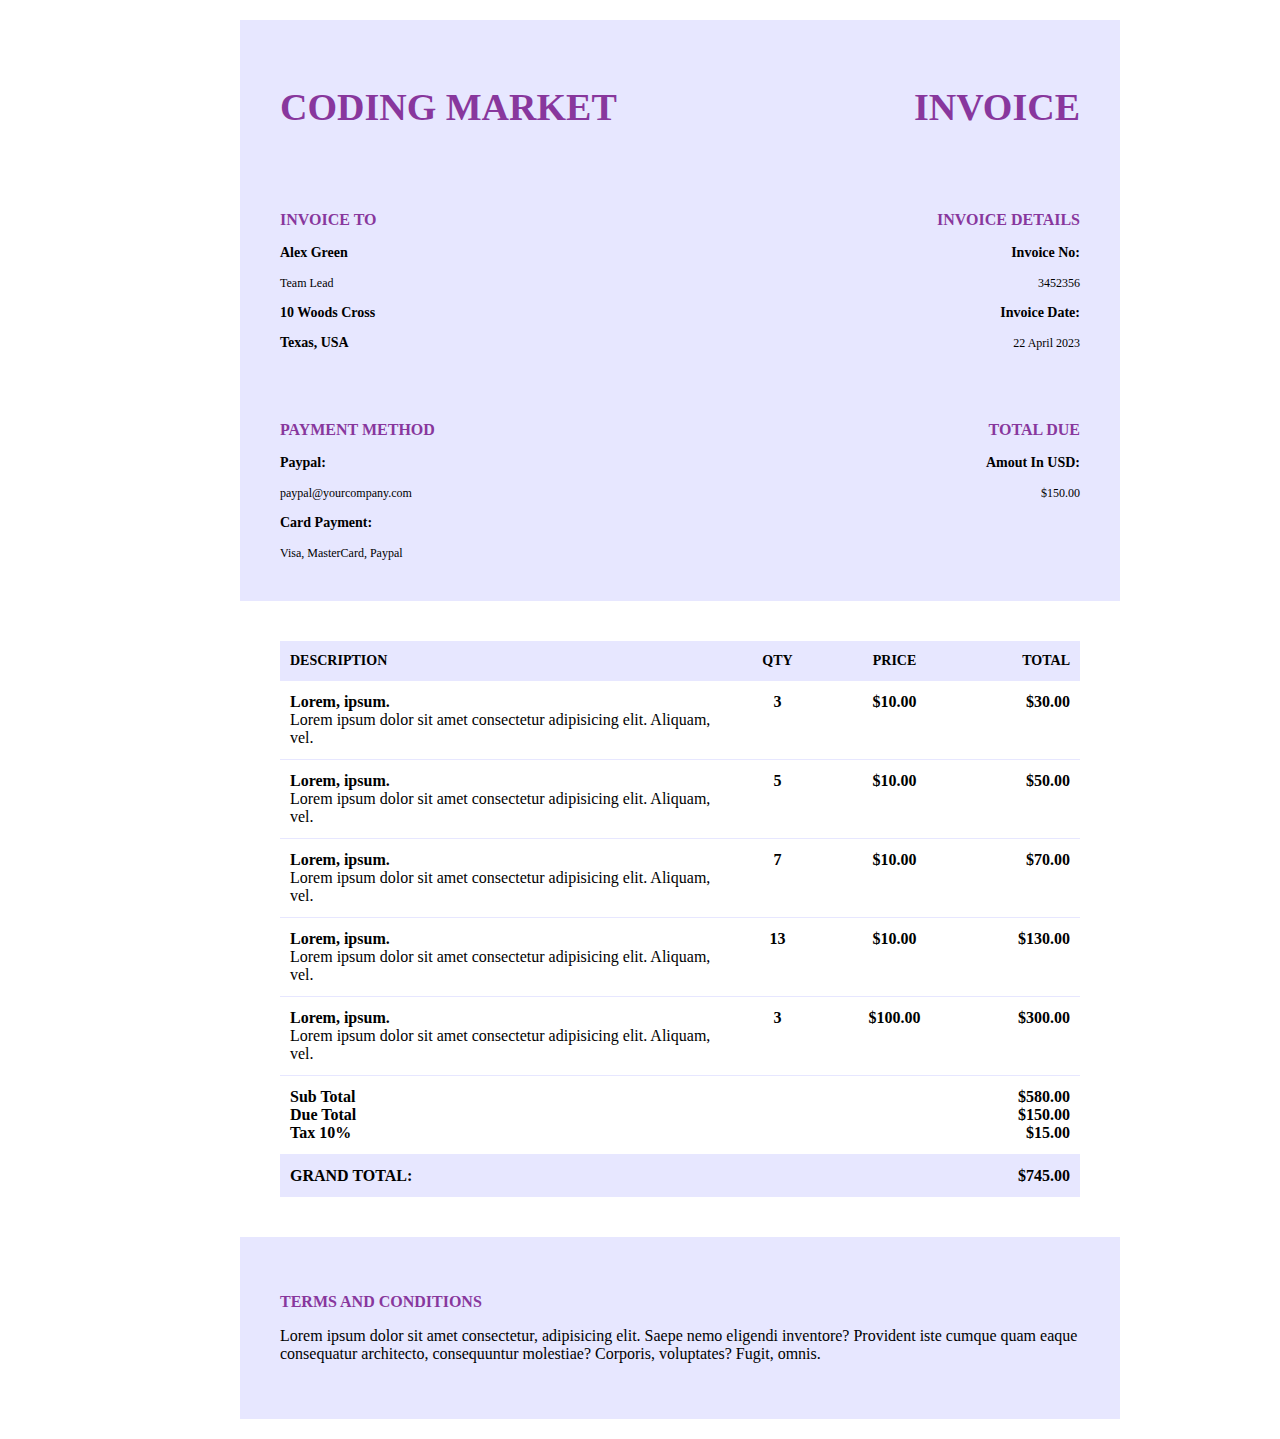
<file: rental/resources/frontend/bill/index.html>
<!DOCTYPE html>
<html>
<head>
	<title>Invoice Template UI Design</title>
	<link rel="stylesheet" type="text/css" href="styles.css">
</head>
<body>

<section>
  <div class="invoice">
    <div class="invoice_info">
      <div class="i_row">
        <div class="i_logo">
          <h1>CODING MARKET</h1>
        </div>
        <div class="title">
          <h1>INVOICE</h1>
        </div>
      </div>
      <div class="i_row">

        <div class="i_to">
          <div class="main_title">
            <p>Invoice To</p>
          </div>
          <div class="p_title">
            <p>Alex Green</p>
            <span>Team Lead</span>
          </div>
          <div class="p_title">
            <p>10 Woods Cross</p>
            <p>Texas, USA</p>
          </div>
        </div>
        <div class="i_details text_right">
          <div class="main_title">
            <p>Invoice details</p>
          </div>
          <div class="p_title">
            <p>Invoice No:</p>
            <span>3452356</span>
          </div>
          <div class="p_title">
            <p>Invoice Date:</p>
            <span>22 April 2023</span>
          </div>
        </div>
      </div>
      <div class="i_row">
        <div class="i_payment">
          <div class="main_title">
            <p>Payment Method</p>
          </div>
          <div class="p_title">
            <p>Paypal:</p>
            <span>paypal@yourcompany.com</span>
          </div>
          <div class="p_title">
            <p>Card Payment:</p>
            <span>Visa, MasterCard, Paypal</span>
          </div>
        </div>
        <div class="i_duetotal text_right">
          <div class="main_title">
            <p>Total Due</p>
          </div>
          <div class="p_title">
            <p>Amout In USD:</p>
            <span>$150.00</span>
          </div>
        </div>
      </div>
    </div>
    <div class="invoice_table">
      <div class="i_table">
        <div class="i_table_head">
          <div class="i_row">
            <div class="i_col w_55">
              <p class="p_title">DESCRIPTION</p>
            </div>
            <div class="i_col w_15 text_center">
              <p class="p_title">QTY</p>
            </div>
            <div class="i_col w_15 text_center">
              <p class="p_title">PRICE</p>
            </div>
            <div class="i_col w_15 text_right">
              <p class="p_title">TOTAL</p>
            </div>
          </div>
        </div>
        <div class="i_table_body">
          <div class="i_row">
            <div class="i_col w_55">
              <p>Lorem, ipsum.</p>
              <span>Lorem ipsum dolor sit amet consectetur adipisicing elit. Aliquam, vel.</span>
            </div>
            <div class="i_col w_15 text_center">
              <p>3</p>
            </div>
            <div class="i_col w_15 text_center">
              <p>$10.00</p>
            </div>
            <div class="i_col w_15 text_right">
              <p>$30.00</p>
            </div>
          </div>
          <div class="i_row">
            <div class="i_col w_55">
              <p>Lorem, ipsum.</p>
              <span>Lorem ipsum dolor sit amet consectetur adipisicing elit. Aliquam, vel.</span>
            </div>
            <div class="i_col w_15 text_center">
              <p>5</p>
            </div>
            <div class="i_col w_15 text_center">
              <p>$10.00</p>
            </div>
            <div class="i_col w_15 text_right">
              <p>$50.00</p>
            </div>
          </div>
          <div class="i_row">
            <div class="i_col w_55">
              <p>Lorem, ipsum.</p>
              <span>Lorem ipsum dolor sit amet consectetur adipisicing elit. Aliquam, vel.</span>
            </div>
            <div class="i_col w_15 text_center">
              <p>7</p>
            </div>
            <div class="i_col w_15 text_center">
              <p>$10.00</p>
            </div>
            <div class="i_col w_15 text_right">
              <p>$70.00</p>
            </div>
          </div>
          <div class="i_row">
            <div class="i_col w_55">
              <p>Lorem, ipsum.</p>
              <span>Lorem ipsum dolor sit amet consectetur adipisicing elit. Aliquam, vel.</span>
            </div>
            <div class="i_col w_15 text_center">
              <p>13</p>
            </div>
            <div class="i_col w_15 text_center">
              <p>$10.00</p>
            </div>
            <div class="i_col w_15 text_right">
              <p>$130.00</p>
            </div>
          </div>
          <div class="i_row">
            <div class="i_col w_55">
              <p>Lorem, ipsum.</p>
              <span>Lorem ipsum dolor sit amet consectetur adipisicing elit. Aliquam, vel.</span>
            </div>
            <div class="i_col w_15 text_center">
              <p>3</p>
            </div>
            <div class="i_col w_15 text_center">
              <p>$100.00</p>
            </div>
            <div class="i_col w_15 text_right">
              <p>$300.00</p>
            </div>
          </div>
        </div>
        <div class="i_table_foot">
          <div class="i_row">
            <div class="i_col w_50">
              <p>Sub Total</p>
              <p>Due Total</p>
              <p>Tax 10%</p>
            </div>
            <div class="i_col w_50 text_right">
              <p>$580.00</p>
              <p>$150.00</p>
              <p>$15.00</p>
            </div>
          </div>
          <div class="i_row grand_total_wrap">
            <div class="i_col w_50">
              <p>GRAND TOTAL:</p>
            </div>
            <div class="i_col w_50 text_right">
              <p>$745.00</p>
            </div>
          </div>
        </div>
      </div>

    </div>
    <div class="invoice_terms">
      <div class="main_title">
        <p>terms and Conditions</p>
      </div>
      <p>Lorem ipsum dolor sit amet consectetur, adipisicing elit. Saepe nemo eligendi inventore? Provident iste cumque quam eaque consequatur architecto, consequuntur molestiae? Corporis, voluptates? Fugit, omnis.</p>
    </div>
  </div>
</section>

</body>
</html>
</file>
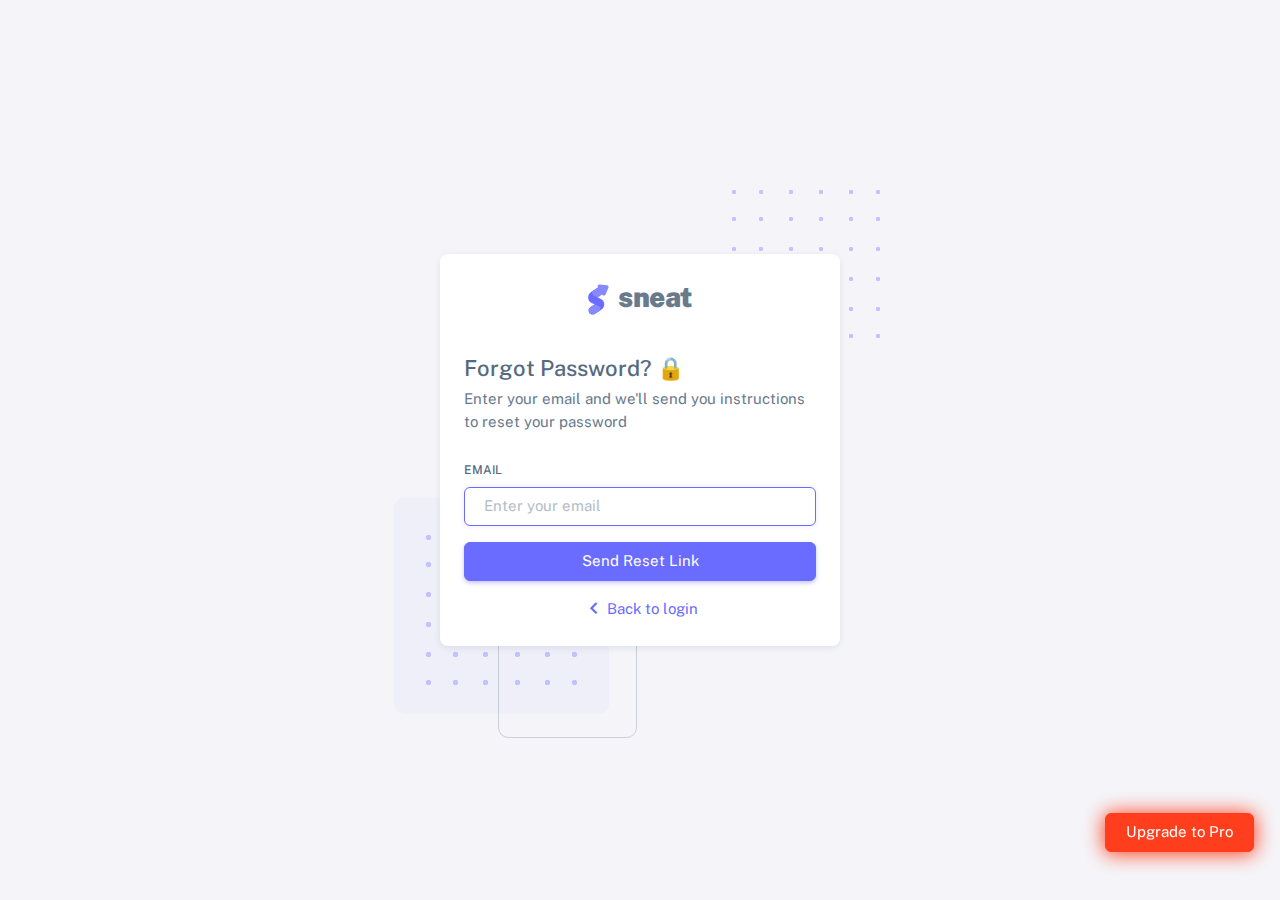
<file: rental/resources/backend/html/auth-forgot-password-basic.html>
<!DOCTYPE html>

<!-- =========================================================
* Sneat - Bootstrap 5 HTML Admin Template - Pro | v1.0.0
==============================================================

* Product Page: https://themeselection.com/products/sneat-bootstrap-html-admin-template/
* Created by: ThemeSelection
* License: You must have a valid license purchased in order to legally use the theme for your project.
* Copyright ThemeSelection (https://themeselection.com)

=========================================================
 -->
<!-- beautify ignore:start -->
<html
  lang="en"
  class="light-style customizer-hide"
  dir="ltr"
  data-theme="theme-default"
  data-assets-path="../assets/"
  data-template="vertical-menu-template-free"
>
  <head>
    <meta charset="utf-8" />
    <meta
      name="viewport"
      content="width=device-width, initial-scale=1.0, user-scalable=no, minimum-scale=1.0, maximum-scale=1.0"
    />

    <title>Forgot Password Basic - Pages | Sneat - Bootstrap 5 HTML Admin Template - Pro</title>

    <meta name="description" content="" />

    <!-- Favicon -->
    <link rel="icon" type="image/x-icon" href="../assets/img/favicon/favicon.ico" />

    <!-- Fonts -->
    <link rel="preconnect" href="https://fonts.googleapis.com" />
    <link rel="preconnect" href="https://fonts.gstatic.com" crossorigin />
    <link
      href="https://fonts.googleapis.com/css2?family=Public+Sans:ital,wght@0,300;0,400;0,500;0,600;0,700;1,300;1,400;1,500;1,600;1,700&display=swap"
      rel="stylesheet"
    />

    <!-- Icons. Uncomment required icon fonts -->
    <link rel="stylesheet" href="../assets/vendor/fonts/boxicons.css" />

    <!-- Core CSS -->
    <link rel="stylesheet" href="../assets/vendor/css/core.css" class="template-customizer-core-css" />
    <link rel="stylesheet" href="../assets/vendor/css/theme-default.css" class="template-customizer-theme-css" />
    <link rel="stylesheet" href="../assets/css/demo.css" />

    <!-- Vendors CSS -->
    <link rel="stylesheet" href="../assets/vendor/libs/perfect-scrollbar/perfect-scrollbar.css" />

    <!-- Page CSS -->
    <!-- Page -->
    <link rel="stylesheet" href="../assets/vendor/css/pages/page-auth.css" />
    <!-- Helpers -->
    <script src="../assets/vendor/js/helpers.js"></script>

    <!--! Template customizer & Theme config files MUST be included after core stylesheets and helpers.js in the <head> section -->
    <!--? Config:  Mandatory theme config file contain global vars & default theme options, Set your preferred theme option in this file.  -->
    <script src="../assets/js/config.js"></script>
  </head>

  <body>
    <!-- Content -->

    <div class="container-xxl">
      <div class="authentication-wrapper authentication-basic container-p-y">
        <div class="authentication-inner py-4">
          <!-- Forgot Password -->
          <div class="card">
            <div class="card-body">
              <!-- Logo -->
              <div class="app-brand justify-content-center">
                <a href="index.html" class="app-brand-link gap-2">
                  <span class="app-brand-logo demo">
                    <svg
                      width="25"
                      viewBox="0 0 25 42"
                      version="1.1"
                      xmlns="http://www.w3.org/2000/svg"
                      xmlns:xlink="http://www.w3.org/1999/xlink"
                    >
                      <defs>
                        <path
                          d="M13.7918663,0.358365126 L3.39788168,7.44174259 C0.566865006,9.69408886 -0.379795268,12.4788597 0.557900856,15.7960551 C0.68998853,16.2305145 1.09562888,17.7872135 3.12357076,19.2293357 C3.8146334,19.7207684 5.32369333,20.3834223 7.65075054,21.2172976 L7.59773219,21.2525164 L2.63468769,24.5493413 C0.445452254,26.3002124 0.0884951797,28.5083815 1.56381646,31.1738486 C2.83770406,32.8170431 5.20850219,33.2640127 7.09180128,32.5391577 C8.347334,32.0559211 11.4559176,30.0011079 16.4175519,26.3747182 C18.0338572,24.4997857 18.6973423,22.4544883 18.4080071,20.2388261 C17.963753,17.5346866 16.1776345,15.5799961 13.0496516,14.3747546 L10.9194936,13.4715819 L18.6192054,7.984237 L13.7918663,0.358365126 Z"
                          id="path-1"
                        ></path>
                        <path
                          d="M5.47320593,6.00457225 C4.05321814,8.216144 4.36334763,10.0722806 6.40359441,11.5729822 C8.61520715,12.571656 10.0999176,13.2171421 10.8577257,13.5094407 L15.5088241,14.433041 L18.6192054,7.984237 C15.5364148,3.11535317 13.9273018,0.573395879 13.7918663,0.358365126 C13.5790555,0.511491653 10.8061687,2.3935607 5.47320593,6.00457225 Z"
                          id="path-3"
                        ></path>
                        <path
                          d="M7.50063644,21.2294429 L12.3234468,23.3159332 C14.1688022,24.7579751 14.397098,26.4880487 13.008334,28.506154 C11.6195701,30.5242593 10.3099883,31.790241 9.07958868,32.3040991 C5.78142938,33.4346997 4.13234973,34 4.13234973,34 C4.13234973,34 2.75489982,33.0538207 2.37032616e-14,31.1614621 C-0.55822714,27.8186216 -0.55822714,26.0572515 -4.05231404e-15,25.8773518 C0.83734071,25.6075023 2.77988457,22.8248993 3.3049379,22.52991 C3.65497346,22.3332504 5.05353963,21.8997614 7.50063644,21.2294429 Z"
                          id="path-4"
                        ></path>
                        <path
                          d="M20.6,7.13333333 L25.6,13.8 C26.2627417,14.6836556 26.0836556,15.9372583 25.2,16.6 C24.8538077,16.8596443 24.4327404,17 24,17 L14,17 C12.8954305,17 12,16.1045695 12,15 C12,14.5672596 12.1403557,14.1461923 12.4,13.8 L17.4,7.13333333 C18.0627417,6.24967773 19.3163444,6.07059163 20.2,6.73333333 C20.3516113,6.84704183 20.4862915,6.981722 20.6,7.13333333 Z"
                          id="path-5"
                        ></path>
                      </defs>
                      <g id="g-app-brand" stroke="none" stroke-width="1" fill="none" fill-rule="evenodd">
                        <g id="Brand-Logo" transform="translate(-27.000000, -15.000000)">
                          <g id="Icon" transform="translate(27.000000, 15.000000)">
                            <g id="Mask" transform="translate(0.000000, 8.000000)">
                              <mask id="mask-2" fill="white">
                                <use xlink:href="#path-1"></use>
                              </mask>
                              <use fill="#696cff" xlink:href="#path-1"></use>
                              <g id="Path-3" mask="url(#mask-2)">
                                <use fill="#696cff" xlink:href="#path-3"></use>
                                <use fill-opacity="0.2" fill="#FFFFFF" xlink:href="#path-3"></use>
                              </g>
                              <g id="Path-4" mask="url(#mask-2)">
                                <use fill="#696cff" xlink:href="#path-4"></use>
                                <use fill-opacity="0.2" fill="#FFFFFF" xlink:href="#path-4"></use>
                              </g>
                            </g>
                            <g
                              id="Triangle"
                              transform="translate(19.000000, 11.000000) rotate(-300.000000) translate(-19.000000, -11.000000) "
                            >
                              <use fill="#696cff" xlink:href="#path-5"></use>
                              <use fill-opacity="0.2" fill="#FFFFFF" xlink:href="#path-5"></use>
                            </g>
                          </g>
                        </g>
                      </g>
                    </svg>
                  </span>
                  <span class="app-brand-text demo text-body fw-bolder">Sneat</span>
                </a>
              </div>
              <!-- /Logo -->
              <h4 class="mb-2">Forgot Password? 🔒</h4>
              <p class="mb-4">Enter your email and we'll send you instructions to reset your password</p>
              <form id="formAuthentication" class="mb-3" action="index.html" method="POST">
                <div class="mb-3">
                  <label for="email" class="form-label">Email</label>
                  <input
                    type="text"
                    class="form-control"
                    id="email"
                    name="email"
                    placeholder="Enter your email"
                    autofocus
                  />
                </div>
                <button class="btn btn-primary d-grid w-100">Send Reset Link</button>
              </form>
              <div class="text-center">
                <a href="auth-login-basic.html" class="d-flex align-items-center justify-content-center">
                  <i class="bx bx-chevron-left scaleX-n1-rtl bx-sm"></i>
                  Back to login
                </a>
              </div>
            </div>
          </div>
          <!-- /Forgot Password -->
        </div>
      </div>
    </div>

    <!-- / Content -->

    <div class="buy-now">
      <a
        href="https://themeselection.com/products/sneat-bootstrap-html-admin-template/"
        target="_blank"
        class="btn btn-danger btn-buy-now"
        >Upgrade to Pro</a
      >
    </div>

    <!-- Core JS -->
    <!-- build:js assets/vendor/js/core.js -->
    <script src="../assets/vendor/libs/jquery/jquery.js"></script>
    <script src="../assets/vendor/libs/popper/popper.js"></script>
    <script src="../assets/vendor/js/bootstrap.js"></script>
    <script src="../assets/vendor/libs/perfect-scrollbar/perfect-scrollbar.js"></script>

    <script src="../assets/vendor/js/menu.js"></script>
    <!-- endbuild -->

    <!-- Vendors JS -->

    <!-- Main JS -->
    <script src="../assets/js/main.js"></script>

    <!-- Page JS -->

    <!-- Place this tag in your head or just before your close body tag. -->
    <script async defer src="https://buttons.github.io/buttons.js"></script>
  </body>
</html>
</file>
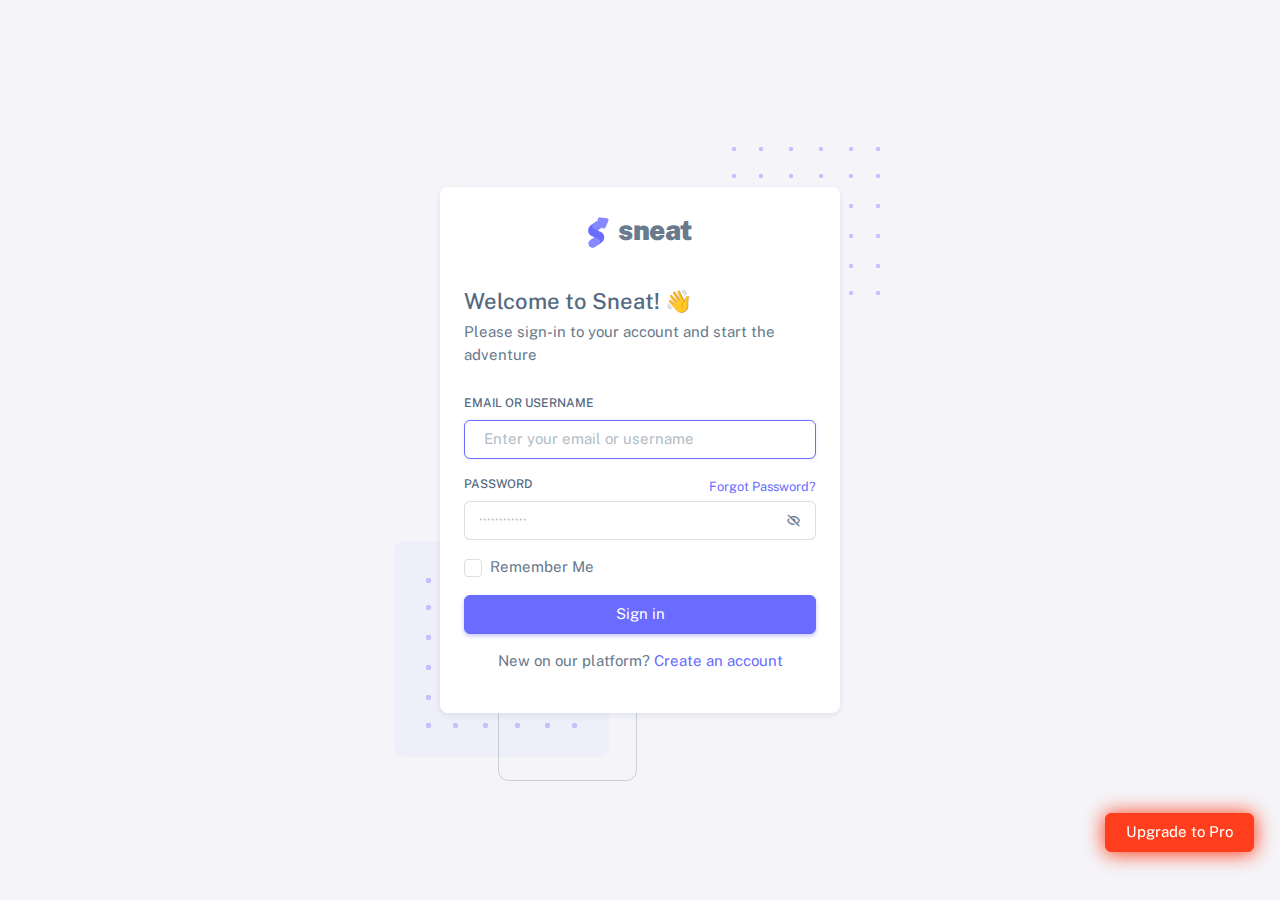
<file: rental/resources/backend/html/auth-login-basic.html>
<!DOCTYPE html>

<!-- =========================================================
* Sneat - Bootstrap 5 HTML Admin Template - Pro | v1.0.0
==============================================================

* Product Page: https://themeselection.com/products/sneat-bootstrap-html-admin-template/
* Created by: ThemeSelection
* License: You must have a valid license purchased in order to legally use the theme for your project.
* Copyright ThemeSelection (https://themeselection.com)

=========================================================
 -->
<!-- beautify ignore:start -->
<html
  lang="en"
  class="light-style customizer-hide"
  dir="ltr"
  data-theme="theme-default"
  data-assets-path="../assets/"
  data-template="vertical-menu-template-free"
>
  <head>
    <meta charset="utf-8" />
    <meta
      name="viewport"
      content="width=device-width, initial-scale=1.0, user-scalable=no, minimum-scale=1.0, maximum-scale=1.0"
    />

    <title>Login Basic - Pages | Sneat - Bootstrap 5 HTML Admin Template - Pro</title>

    <meta name="description" content="" />

    <!-- Favicon -->
    <link rel="icon" type="image/x-icon" href="../assets/img/favicon/favicon.ico" />

    <!-- Fonts -->
    <link rel="preconnect" href="https://fonts.googleapis.com" />
    <link rel="preconnect" href="https://fonts.gstatic.com" crossorigin />
    <link
      href="https://fonts.googleapis.com/css2?family=Public+Sans:ital,wght@0,300;0,400;0,500;0,600;0,700;1,300;1,400;1,500;1,600;1,700&display=swap"
      rel="stylesheet"
    />

    <!-- Icons. Uncomment required icon fonts -->
    <link rel="stylesheet" href="../assets/vendor/fonts/boxicons.css" />

    <!-- Core CSS -->
    <link rel="stylesheet" href="../assets/vendor/css/core.css" class="template-customizer-core-css" />
    <link rel="stylesheet" href="../assets/vendor/css/theme-default.css" class="template-customizer-theme-css" />
    <link rel="stylesheet" href="../assets/css/demo.css" />

    <!-- Vendors CSS -->
    <link rel="stylesheet" href="../assets/vendor/libs/perfect-scrollbar/perfect-scrollbar.css" />

    <!-- Page CSS -->
    <!-- Page -->
    <link rel="stylesheet" href="../assets/vendor/css/pages/page-auth.css" />
    <!-- Helpers -->
    <script src="../assets/vendor/js/helpers.js"></script>

    <!--! Template customizer & Theme config files MUST be included after core stylesheets and helpers.js in the <head> section -->
    <!--? Config:  Mandatory theme config file contain global vars & default theme options, Set your preferred theme option in this file.  -->
    <script src="../assets/js/config.js"></script>
  </head>

  <body>
    <!-- Content -->

    <div class="container-xxl">
      <div class="authentication-wrapper authentication-basic container-p-y">
        <div class="authentication-inner">
          <!-- Register -->
          <div class="card">
            <div class="card-body">
              <!-- Logo -->
              <div class="app-brand justify-content-center">
                <a href="index.html" class="app-brand-link gap-2">
                  <span class="app-brand-logo demo">
                    <svg
                      width="25"
                      viewBox="0 0 25 42"
                      version="1.1"
                      xmlns="http://www.w3.org/2000/svg"
                      xmlns:xlink="http://www.w3.org/1999/xlink"
                    >
                      <defs>
                        <path
                          d="M13.7918663,0.358365126 L3.39788168,7.44174259 C0.566865006,9.69408886 -0.379795268,12.4788597 0.557900856,15.7960551 C0.68998853,16.2305145 1.09562888,17.7872135 3.12357076,19.2293357 C3.8146334,19.7207684 5.32369333,20.3834223 7.65075054,21.2172976 L7.59773219,21.2525164 L2.63468769,24.5493413 C0.445452254,26.3002124 0.0884951797,28.5083815 1.56381646,31.1738486 C2.83770406,32.8170431 5.20850219,33.2640127 7.09180128,32.5391577 C8.347334,32.0559211 11.4559176,30.0011079 16.4175519,26.3747182 C18.0338572,24.4997857 18.6973423,22.4544883 18.4080071,20.2388261 C17.963753,17.5346866 16.1776345,15.5799961 13.0496516,14.3747546 L10.9194936,13.4715819 L18.6192054,7.984237 L13.7918663,0.358365126 Z"
                          id="path-1"
                        ></path>
                        <path
                          d="M5.47320593,6.00457225 C4.05321814,8.216144 4.36334763,10.0722806 6.40359441,11.5729822 C8.61520715,12.571656 10.0999176,13.2171421 10.8577257,13.5094407 L15.5088241,14.433041 L18.6192054,7.984237 C15.5364148,3.11535317 13.9273018,0.573395879 13.7918663,0.358365126 C13.5790555,0.511491653 10.8061687,2.3935607 5.47320593,6.00457225 Z"
                          id="path-3"
                        ></path>
                        <path
                          d="M7.50063644,21.2294429 L12.3234468,23.3159332 C14.1688022,24.7579751 14.397098,26.4880487 13.008334,28.506154 C11.6195701,30.5242593 10.3099883,31.790241 9.07958868,32.3040991 C5.78142938,33.4346997 4.13234973,34 4.13234973,34 C4.13234973,34 2.75489982,33.0538207 2.37032616e-14,31.1614621 C-0.55822714,27.8186216 -0.55822714,26.0572515 -4.05231404e-15,25.8773518 C0.83734071,25.6075023 2.77988457,22.8248993 3.3049379,22.52991 C3.65497346,22.3332504 5.05353963,21.8997614 7.50063644,21.2294429 Z"
                          id="path-4"
                        ></path>
                        <path
                          d="M20.6,7.13333333 L25.6,13.8 C26.2627417,14.6836556 26.0836556,15.9372583 25.2,16.6 C24.8538077,16.8596443 24.4327404,17 24,17 L14,17 C12.8954305,17 12,16.1045695 12,15 C12,14.5672596 12.1403557,14.1461923 12.4,13.8 L17.4,7.13333333 C18.0627417,6.24967773 19.3163444,6.07059163 20.2,6.73333333 C20.3516113,6.84704183 20.4862915,6.981722 20.6,7.13333333 Z"
                          id="path-5"
                        ></path>
                      </defs>
                      <g id="g-app-brand" stroke="none" stroke-width="1" fill="none" fill-rule="evenodd">
                        <g id="Brand-Logo" transform="translate(-27.000000, -15.000000)">
                          <g id="Icon" transform="translate(27.000000, 15.000000)">
                            <g id="Mask" transform="translate(0.000000, 8.000000)">
                              <mask id="mask-2" fill="white">
                                <use xlink:href="#path-1"></use>
                              </mask>
                              <use fill="#696cff" xlink:href="#path-1"></use>
                              <g id="Path-3" mask="url(#mask-2)">
                                <use fill="#696cff" xlink:href="#path-3"></use>
                                <use fill-opacity="0.2" fill="#FFFFFF" xlink:href="#path-3"></use>
                              </g>
                              <g id="Path-4" mask="url(#mask-2)">
                                <use fill="#696cff" xlink:href="#path-4"></use>
                                <use fill-opacity="0.2" fill="#FFFFFF" xlink:href="#path-4"></use>
                              </g>
                            </g>
                            <g
                              id="Triangle"
                              transform="translate(19.000000, 11.000000) rotate(-300.000000) translate(-19.000000, -11.000000) "
                            >
                              <use fill="#696cff" xlink:href="#path-5"></use>
                              <use fill-opacity="0.2" fill="#FFFFFF" xlink:href="#path-5"></use>
                            </g>
                          </g>
                        </g>
                      </g>
                    </svg>
                  </span>
                  <span class="app-brand-text demo text-body fw-bolder">Sneat</span>
                </a>
              </div>
              <!-- /Logo -->
              <h4 class="mb-2">Welcome to Sneat! 👋</h4>
              <p class="mb-4">Please sign-in to your account and start the adventure</p>

              <form id="formAuthentication" class="mb-3" action="index.html" method="POST">
                <div class="mb-3">
                  <label for="email" class="form-label">Email or Username</label>
                  <input
                    type="text"
                    class="form-control"
                    id="email"
                    name="email-username"
                    placeholder="Enter your email or username"
                    autofocus
                  />
                </div>
                <div class="mb-3 form-password-toggle">
                  <div class="d-flex justify-content-between">
                    <label class="form-label" for="password">Password</label>
                    <a href="auth-forgot-password-basic.html">
                      <small>Forgot Password?</small>
                    </a>
                  </div>
                  <div class="input-group input-group-merge">
                    <input
                      type="password"
                      id="password"
                      class="form-control"
                      name="password"
                      placeholder="&#xb7;&#xb7;&#xb7;&#xb7;&#xb7;&#xb7;&#xb7;&#xb7;&#xb7;&#xb7;&#xb7;&#xb7;"
                      aria-describedby="password"
                    />
                    <span class="input-group-text cursor-pointer"><i class="bx bx-hide"></i></span>
                  </div>
                </div>
                <div class="mb-3">
                  <div class="form-check">
                    <input class="form-check-input" type="checkbox" id="remember-me" />
                    <label class="form-check-label" for="remember-me"> Remember Me </label>
                  </div>
                </div>
                <div class="mb-3">
                  <button class="btn btn-primary d-grid w-100" type="submit">Sign in</button>
                </div>
              </form>

              <p class="text-center">
                <span>New on our platform?</span>
                <a href="auth-register-basic.html">
                  <span>Create an account</span>
                </a>
              </p>
            </div>
          </div>
          <!-- /Register -->
        </div>
      </div>
    </div>

    <!-- / Content -->

    <div class="buy-now">
      <a
        href="https://themeselection.com/products/sneat-bootstrap-html-admin-template/"
        target="_blank"
        class="btn btn-danger btn-buy-now"
        >Upgrade to Pro</a
      >
    </div>

    <!-- Core JS -->
    <!-- build:js assets/vendor/js/core.js -->
    <script src="../assets/vendor/libs/jquery/jquery.js"></script>
    <script src="../assets/vendor/libs/popper/popper.js"></script>
    <script src="../assets/vendor/js/bootstrap.js"></script>
    <script src="../assets/vendor/libs/perfect-scrollbar/perfect-scrollbar.js"></script>

    <script src="../assets/vendor/js/menu.js"></script>
    <!-- endbuild -->

    <!-- Vendors JS -->

    <!-- Main JS -->
    <script src="../assets/js/main.js"></script>

    <!-- Page JS -->

    <!-- Place this tag in your head or just before your close body tag. -->
    <script async defer src="https://buttons.github.io/buttons.js"></script>
  </body>
</html>
</file>
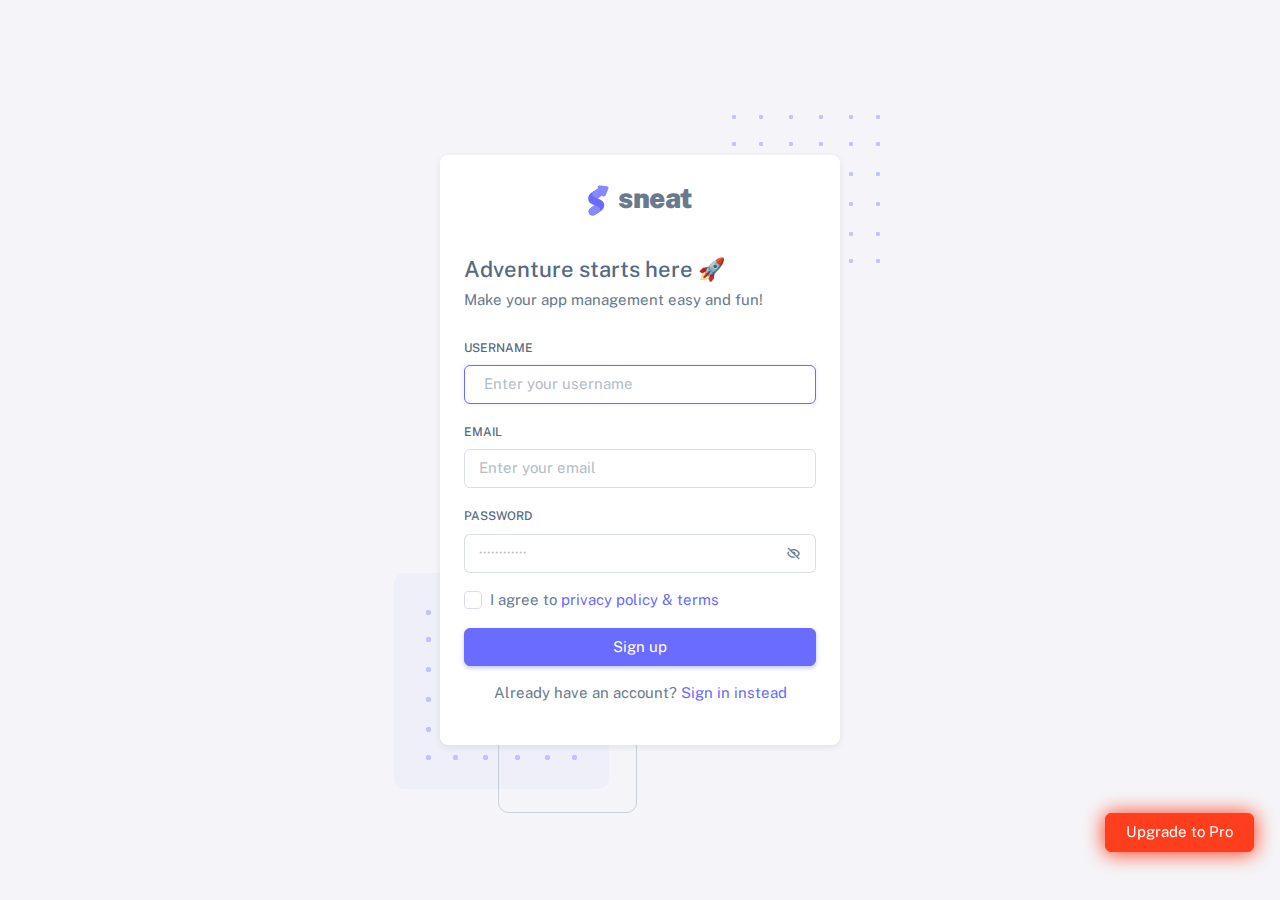
<file: rental/resources/backend/html/auth-register-basic.html>
<!DOCTYPE html>

<!-- =========================================================
* Sneat - Bootstrap 5 HTML Admin Template - Pro | v1.0.0
==============================================================

* Product Page: https://themeselection.com/products/sneat-bootstrap-html-admin-template/
* Created by: ThemeSelection
* License: You must have a valid license purchased in order to legally use the theme for your project.
* Copyright ThemeSelection (https://themeselection.com)

=========================================================
 -->
<!-- beautify ignore:start -->
<html
  lang="en"
  class="light-style customizer-hide"
  dir="ltr"
  data-theme="theme-default"
  data-assets-path="../assets/"
  data-template="vertical-menu-template-free"
>
  <head>
    <meta charset="utf-8" />
    <meta
      name="viewport"
      content="width=device-width, initial-scale=1.0, user-scalable=no, minimum-scale=1.0, maximum-scale=1.0"
    />

    <title>Register Basic - Pages | Sneat - Bootstrap 5 HTML Admin Template - Pro</title>

    <meta name="description" content="" />

    <!-- Favicon -->
    <link rel="icon" type="image/x-icon" href="../assets/img/favicon/favicon.ico" />

    <!-- Fonts -->
    <link rel="preconnect" href="https://fonts.googleapis.com" />
    <link rel="preconnect" href="https://fonts.gstatic.com" crossorigin />
    <link
      href="https://fonts.googleapis.com/css2?family=Public+Sans:ital,wght@0,300;0,400;0,500;0,600;0,700;1,300;1,400;1,500;1,600;1,700&display=swap"
      rel="stylesheet"
    />

    <!-- Icons. Uncomment required icon fonts -->
    <link rel="stylesheet" href="../assets/vendor/fonts/boxicons.css" />

    <!-- Core CSS -->
    <link rel="stylesheet" href="../assets/vendor/css/core.css" class="template-customizer-core-css" />
    <link rel="stylesheet" href="../assets/vendor/css/theme-default.css" class="template-customizer-theme-css" />
    <link rel="stylesheet" href="../assets/css/demo.css" />

    <!-- Vendors CSS -->
    <link rel="stylesheet" href="../assets/vendor/libs/perfect-scrollbar/perfect-scrollbar.css" />

    <!-- Page CSS -->
    <!-- Page -->
    <link rel="stylesheet" href="../assets/vendor/css/pages/page-auth.css" />
    <!-- Helpers -->
    <script src="../assets/vendor/js/helpers.js"></script>

    <!--! Template customizer & Theme config files MUST be included after core stylesheets and helpers.js in the <head> section -->
    <!--? Config:  Mandatory theme config file contain global vars & default theme options, Set your preferred theme option in this file.  -->
    <script src="../assets/js/config.js"></script>
  </head>

  <body>
    <!-- Content -->

    <div class="container-xxl">
      <div class="authentication-wrapper authentication-basic container-p-y">
        <div class="authentication-inner">
          <!-- Register Card -->
          <div class="card">
            <div class="card-body">
              <!-- Logo -->
              <div class="app-brand justify-content-center">
                <a href="index.html" class="app-brand-link gap-2">
                  <span class="app-brand-logo demo">
                    <svg
                      width="25"
                      viewBox="0 0 25 42"
                      version="1.1"
                      xmlns="http://www.w3.org/2000/svg"
                      xmlns:xlink="http://www.w3.org/1999/xlink"
                    >
                      <defs>
                        <path
                          d="M13.7918663,0.358365126 L3.39788168,7.44174259 C0.566865006,9.69408886 -0.379795268,12.4788597 0.557900856,15.7960551 C0.68998853,16.2305145 1.09562888,17.7872135 3.12357076,19.2293357 C3.8146334,19.7207684 5.32369333,20.3834223 7.65075054,21.2172976 L7.59773219,21.2525164 L2.63468769,24.5493413 C0.445452254,26.3002124 0.0884951797,28.5083815 1.56381646,31.1738486 C2.83770406,32.8170431 5.20850219,33.2640127 7.09180128,32.5391577 C8.347334,32.0559211 11.4559176,30.0011079 16.4175519,26.3747182 C18.0338572,24.4997857 18.6973423,22.4544883 18.4080071,20.2388261 C17.963753,17.5346866 16.1776345,15.5799961 13.0496516,14.3747546 L10.9194936,13.4715819 L18.6192054,7.984237 L13.7918663,0.358365126 Z"
                          id="path-1"
                        ></path>
                        <path
                          d="M5.47320593,6.00457225 C4.05321814,8.216144 4.36334763,10.0722806 6.40359441,11.5729822 C8.61520715,12.571656 10.0999176,13.2171421 10.8577257,13.5094407 L15.5088241,14.433041 L18.6192054,7.984237 C15.5364148,3.11535317 13.9273018,0.573395879 13.7918663,0.358365126 C13.5790555,0.511491653 10.8061687,2.3935607 5.47320593,6.00457225 Z"
                          id="path-3"
                        ></path>
                        <path
                          d="M7.50063644,21.2294429 L12.3234468,23.3159332 C14.1688022,24.7579751 14.397098,26.4880487 13.008334,28.506154 C11.6195701,30.5242593 10.3099883,31.790241 9.07958868,32.3040991 C5.78142938,33.4346997 4.13234973,34 4.13234973,34 C4.13234973,34 2.75489982,33.0538207 2.37032616e-14,31.1614621 C-0.55822714,27.8186216 -0.55822714,26.0572515 -4.05231404e-15,25.8773518 C0.83734071,25.6075023 2.77988457,22.8248993 3.3049379,22.52991 C3.65497346,22.3332504 5.05353963,21.8997614 7.50063644,21.2294429 Z"
                          id="path-4"
                        ></path>
                        <path
                          d="M20.6,7.13333333 L25.6,13.8 C26.2627417,14.6836556 26.0836556,15.9372583 25.2,16.6 C24.8538077,16.8596443 24.4327404,17 24,17 L14,17 C12.8954305,17 12,16.1045695 12,15 C12,14.5672596 12.1403557,14.1461923 12.4,13.8 L17.4,7.13333333 C18.0627417,6.24967773 19.3163444,6.07059163 20.2,6.73333333 C20.3516113,6.84704183 20.4862915,6.981722 20.6,7.13333333 Z"
                          id="path-5"
                        ></path>
                      </defs>
                      <g id="g-app-brand" stroke="none" stroke-width="1" fill="none" fill-rule="evenodd">
                        <g id="Brand-Logo" transform="translate(-27.000000, -15.000000)">
                          <g id="Icon" transform="translate(27.000000, 15.000000)">
                            <g id="Mask" transform="translate(0.000000, 8.000000)">
                              <mask id="mask-2" fill="white">
                                <use xlink:href="#path-1"></use>
                              </mask>
                              <use fill="#696cff" xlink:href="#path-1"></use>
                              <g id="Path-3" mask="url(#mask-2)">
                                <use fill="#696cff" xlink:href="#path-3"></use>
                                <use fill-opacity="0.2" fill="#FFFFFF" xlink:href="#path-3"></use>
                              </g>
                              <g id="Path-4" mask="url(#mask-2)">
                                <use fill="#696cff" xlink:href="#path-4"></use>
                                <use fill-opacity="0.2" fill="#FFFFFF" xlink:href="#path-4"></use>
                              </g>
                            </g>
                            <g
                              id="Triangle"
                              transform="translate(19.000000, 11.000000) rotate(-300.000000) translate(-19.000000, -11.000000) "
                            >
                              <use fill="#696cff" xlink:href="#path-5"></use>
                              <use fill-opacity="0.2" fill="#FFFFFF" xlink:href="#path-5"></use>
                            </g>
                          </g>
                        </g>
                      </g>
                    </svg>
                  </span>
                  <span class="app-brand-text demo text-body fw-bolder">Sneat</span>
                </a>
              </div>
              <!-- /Logo -->
              <h4 class="mb-2">Adventure starts here 🚀</h4>
              <p class="mb-4">Make your app management easy and fun!</p>

              <form id="formAuthentication" class="mb-3" action="index.html" method="POST">
                <div class="mb-3">
                  <label for="username" class="form-label">Username</label>
                  <input
                    type="text"
                    class="form-control"
                    id="username"
                    name="username"
                    placeholder="Enter your username"
                    autofocus
                  />
                </div>
                <div class="mb-3">
                  <label for="email" class="form-label">Email</label>
                  <input type="text" class="form-control" id="email" name="email" placeholder="Enter your email" />
                </div>
                <div class="mb-3 form-password-toggle">
                  <label class="form-label" for="password">Password</label>
                  <div class="input-group input-group-merge">
                    <input
                      type="password"
                      id="password"
                      class="form-control"
                      name="password"
                      placeholder="&#xb7;&#xb7;&#xb7;&#xb7;&#xb7;&#xb7;&#xb7;&#xb7;&#xb7;&#xb7;&#xb7;&#xb7;"
                      aria-describedby="password"
                    />
                    <span class="input-group-text cursor-pointer"><i class="bx bx-hide"></i></span>
                  </div>
                </div>

                <div class="mb-3">
                  <div class="form-check">
                    <input class="form-check-input" type="checkbox" id="terms-conditions" name="terms" />
                    <label class="form-check-label" for="terms-conditions">
                      I agree to
                      <a href="javascript:void(0);">privacy policy & terms</a>
                    </label>
                  </div>
                </div>
                <button class="btn btn-primary d-grid w-100">Sign up</button>
              </form>

              <p class="text-center">
                <span>Already have an account?</span>
                <a href="auth-login-basic.html">
                  <span>Sign in instead</span>
                </a>
              </p>
            </div>
          </div>
          <!-- Register Card -->
        </div>
      </div>
    </div>

    <!-- / Content -->

    <div class="buy-now">
      <a
        href="https://themeselection.com/products/sneat-bootstrap-html-admin-template/"
        target="_blank"
        class="btn btn-danger btn-buy-now"
        >Upgrade to Pro</a
      >
    </div>

    <!-- Core JS -->
    <!-- build:js assets/vendor/js/core.js -->
    <script src="../assets/vendor/libs/jquery/jquery.js"></script>
    <script src="../assets/vendor/libs/popper/popper.js"></script>
    <script src="../assets/vendor/js/bootstrap.js"></script>
    <script src="../assets/vendor/libs/perfect-scrollbar/perfect-scrollbar.js"></script>

    <script src="../assets/vendor/js/menu.js"></script>
    <!-- endbuild -->

    <!-- Vendors JS -->

    <!-- Main JS -->
    <script src="../assets/js/main.js"></script>

    <!-- Page JS -->

    <!-- Place this tag in your head or just before your close body tag. -->
    <script async defer src="https://buttons.github.io/buttons.js"></script>
  </body>
</html>
</file>
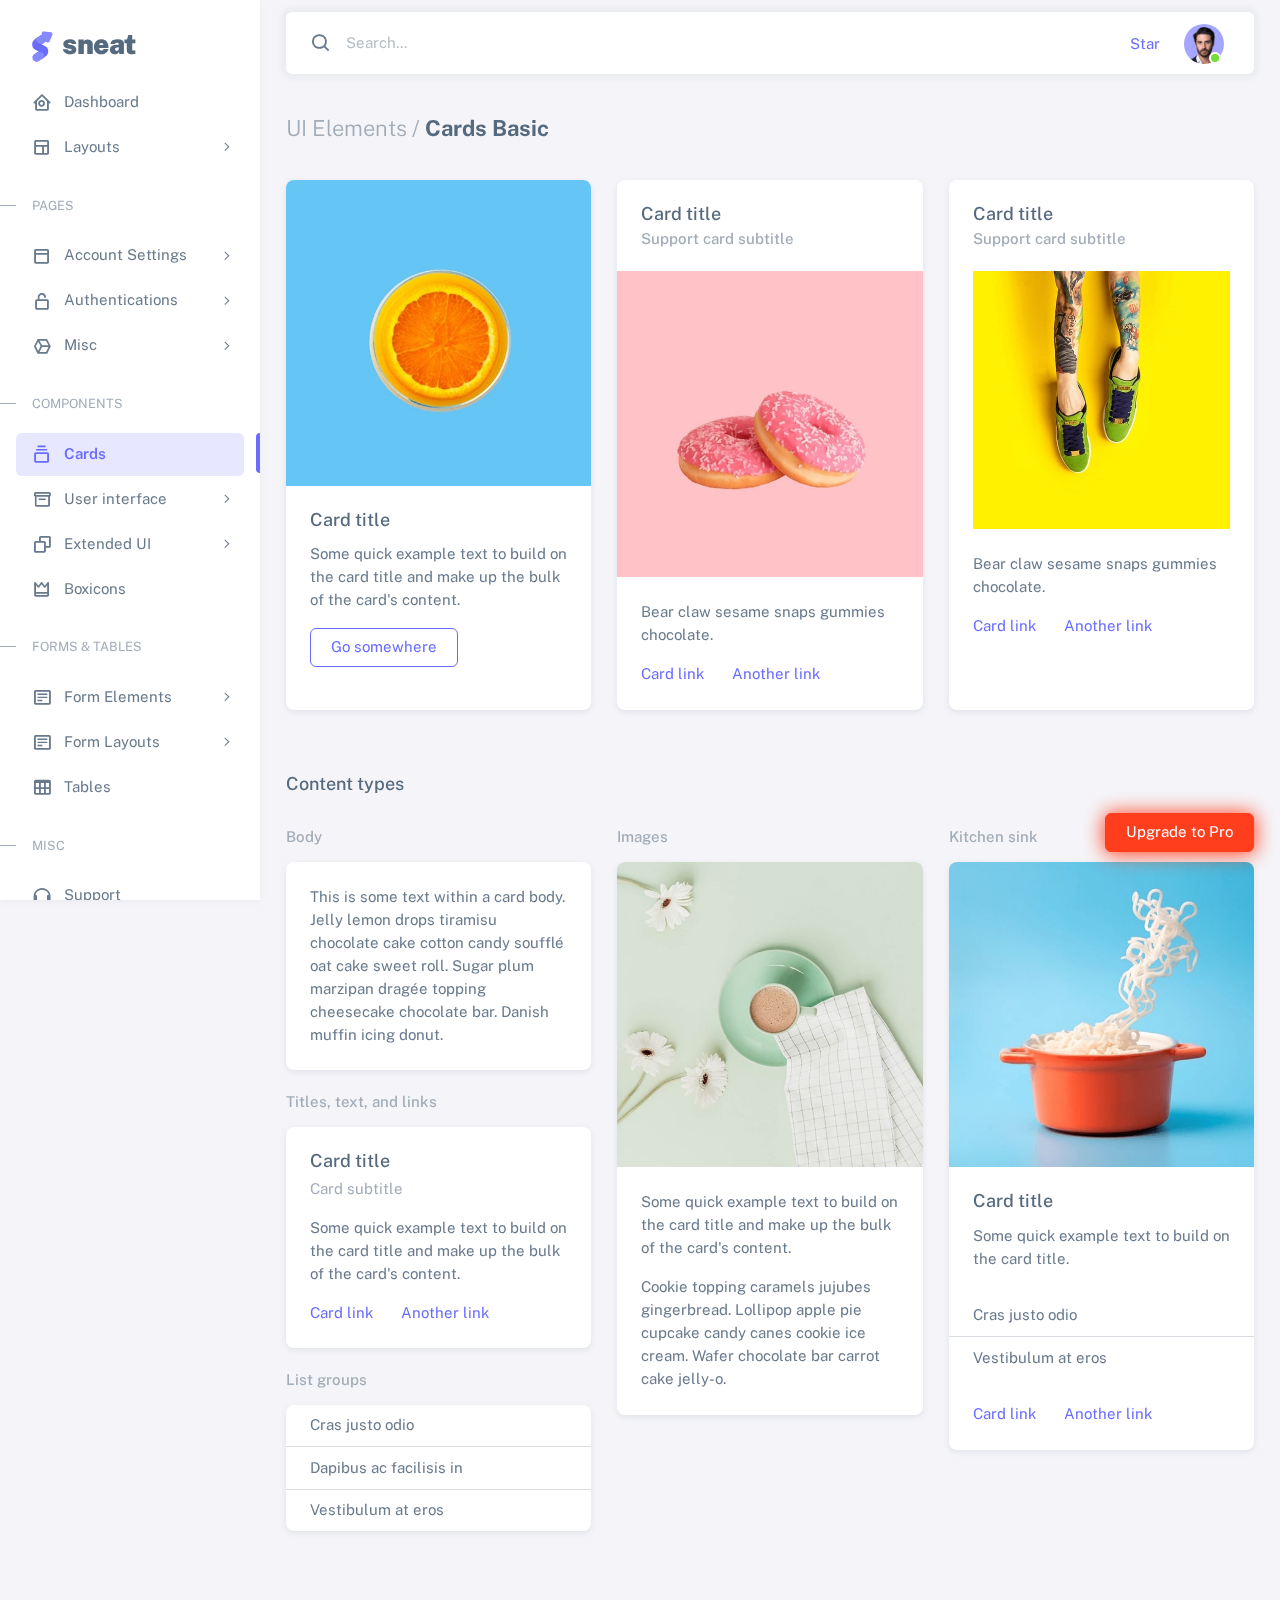
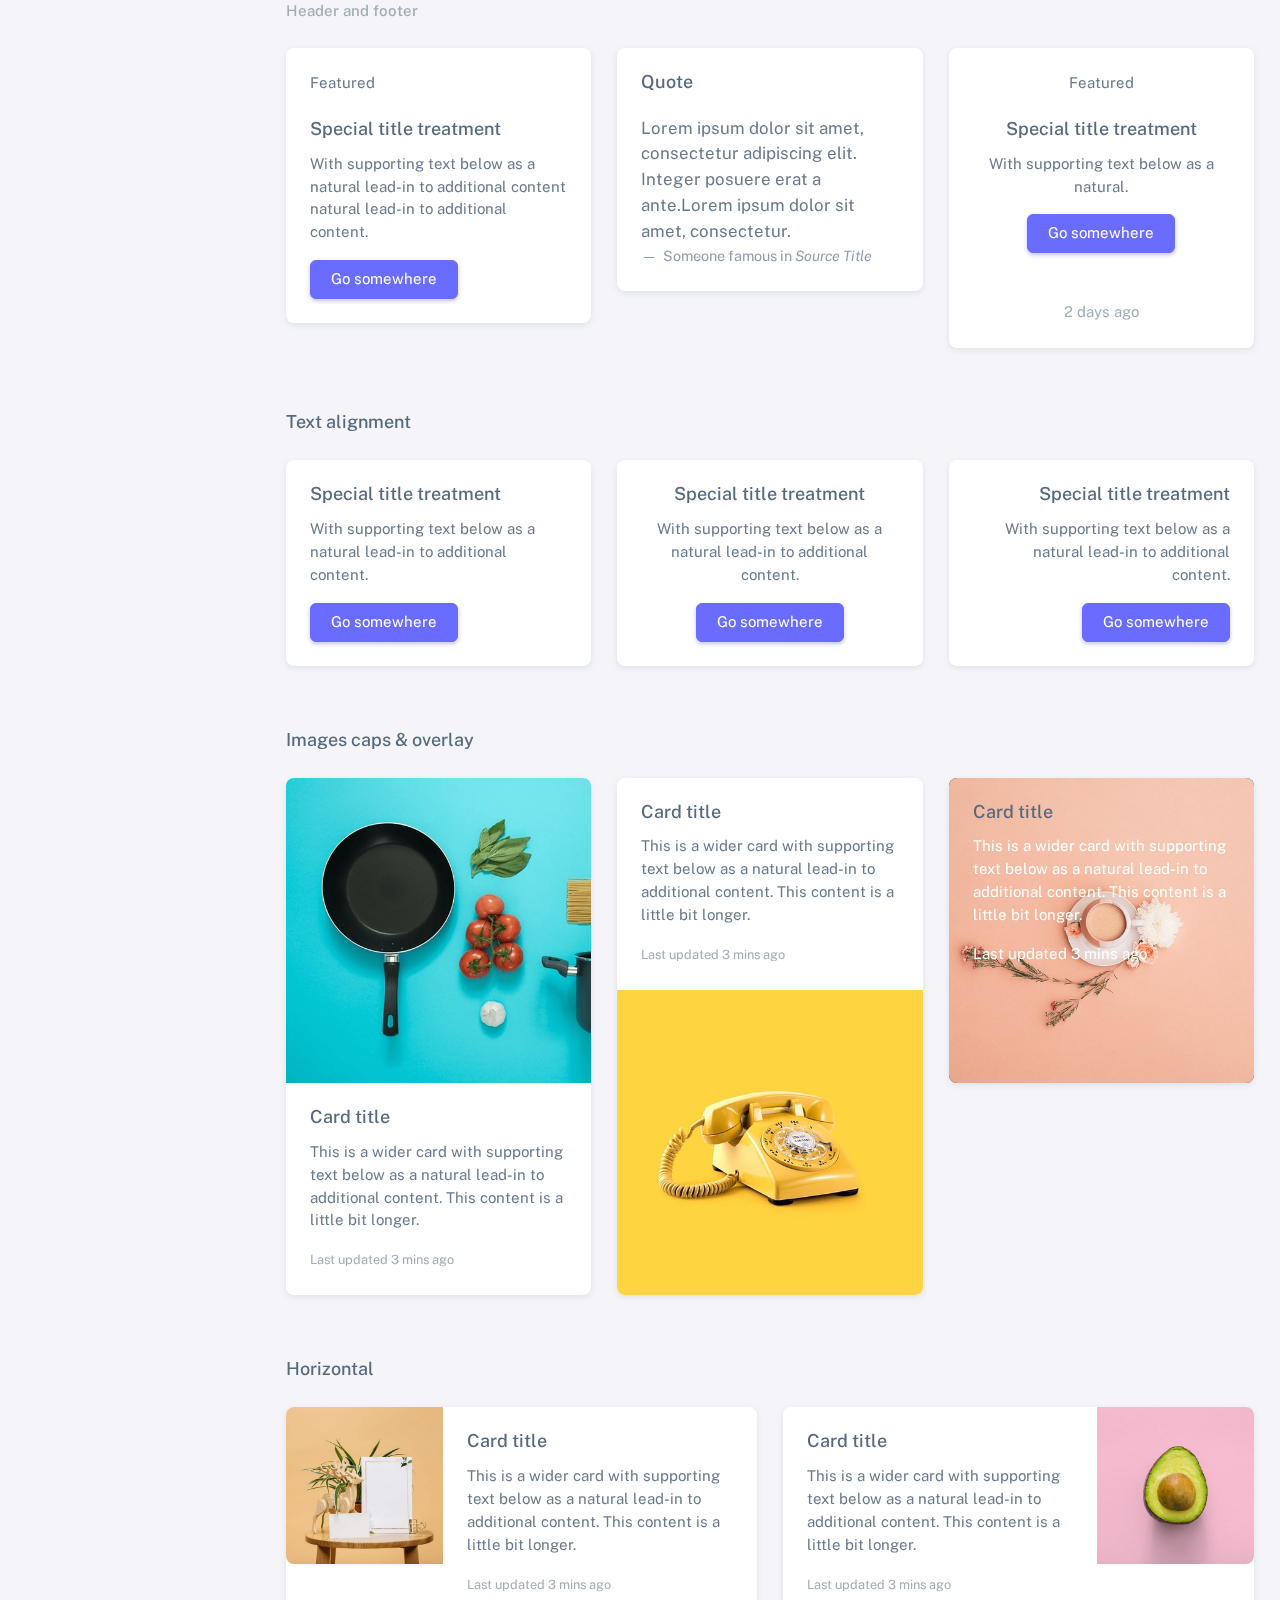
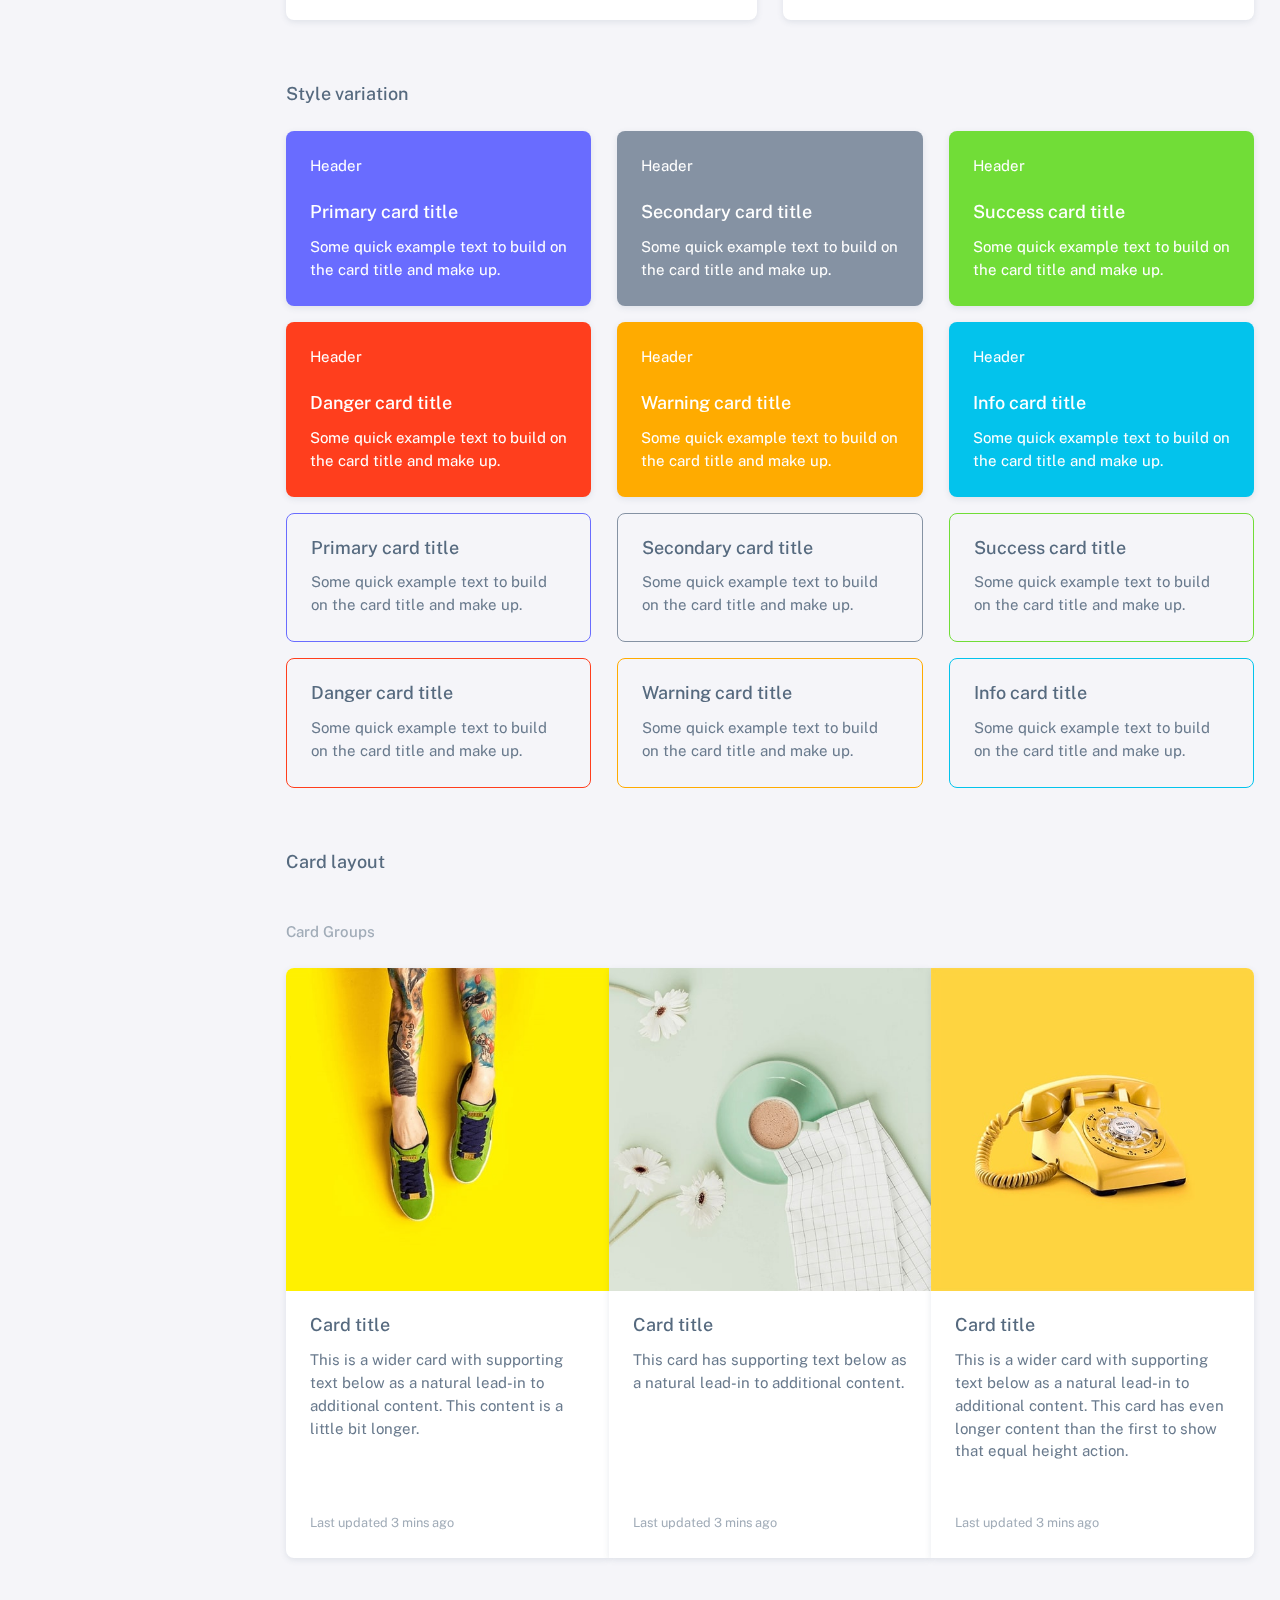
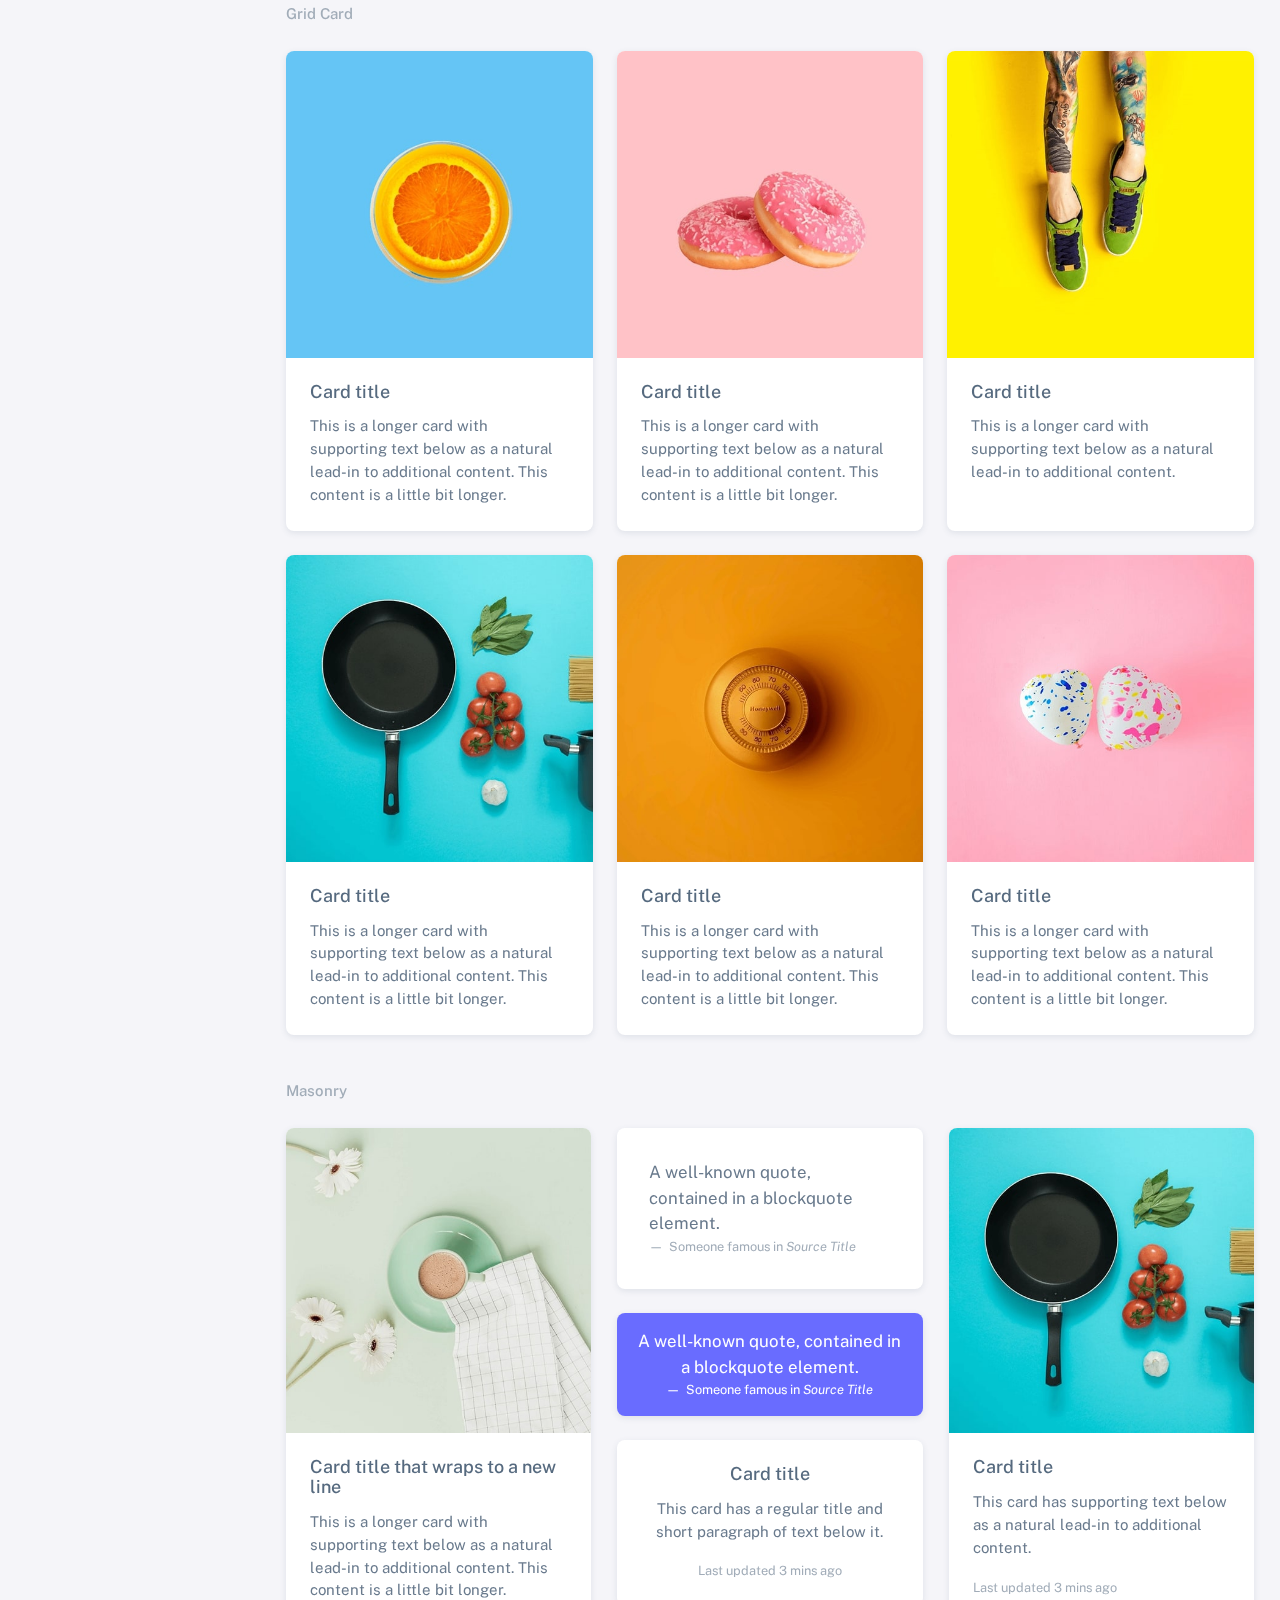
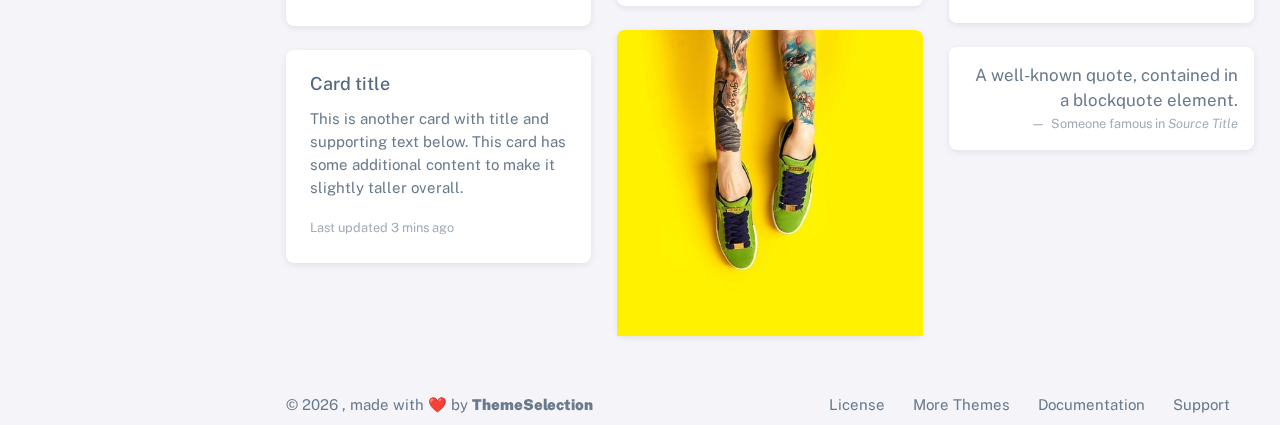
<file: rental/resources/backend/html/cards-basic.html>
<!DOCTYPE html>

<!-- =========================================================
* Sneat - Bootstrap 5 HTML Admin Template - Pro | v1.0.0
==============================================================

* Product Page: https://themeselection.com/products/sneat-bootstrap-html-admin-template/
* Created by: ThemeSelection
* License: You must have a valid license purchased in order to legally use the theme for your project.
* Copyright ThemeSelection (https://themeselection.com)

=========================================================
 -->
<!-- beautify ignore:start -->
<html
  lang="en"
  class="light-style layout-menu-fixed"
  dir="ltr"
  data-theme="theme-default"
  data-assets-path="../assets/"
  data-template="vertical-menu-template-free"
>
  <head>
    <meta charset="utf-8" />
    <meta
      name="viewport"
      content="width=device-width, initial-scale=1.0, user-scalable=no, minimum-scale=1.0, maximum-scale=1.0"
    />

    <title>Cards basic - UI elements | Sneat - Bootstrap 5 HTML Admin Template - Pro</title>

    <meta name="description" content="" />

    <!-- Favicon -->
    <link rel="icon" type="image/x-icon" href="../assets/img/favicon/favicon.ico" />

    <!-- Fonts -->
    <link rel="preconnect" href="https://fonts.googleapis.com" />
    <link rel="preconnect" href="https://fonts.gstatic.com" crossorigin />
    <link
      href="https://fonts.googleapis.com/css2?family=Public+Sans:ital,wght@0,300;0,400;0,500;0,600;0,700;1,300;1,400;1,500;1,600;1,700&display=swap"
      rel="stylesheet"
    />

    <!-- Icons. Uncomment required icon fonts -->
    <link rel="stylesheet" href="../assets/vendor/fonts/boxicons.css" />

    <!-- Core CSS -->
    <link rel="stylesheet" href="../assets/vendor/css/core.css" class="template-customizer-core-css" />
    <link rel="stylesheet" href="../assets/vendor/css/theme-default.css" class="template-customizer-theme-css" />
    <link rel="stylesheet" href="../assets/css/demo.css" />

    <!-- Vendors CSS -->
    <link rel="stylesheet" href="../assets/vendor/libs/perfect-scrollbar/perfect-scrollbar.css" />

    <!-- Page CSS -->

    <!-- Helpers -->
    <script src="../assets/vendor/js/helpers.js"></script>

    <!--! Template customizer & Theme config files MUST be included after core stylesheets and helpers.js in the <head> section -->
    <!--? Config:  Mandatory theme config file contain global vars & default theme options, Set your preferred theme option in this file.  -->
    <script src="../assets/js/config.js"></script>
  </head>

  <body>
    <!-- Layout wrapper -->
    <div class="layout-wrapper layout-content-navbar">
      <div class="layout-container">
        <!-- Menu -->

        <aside id="layout-menu" class="layout-menu menu-vertical menu bg-menu-theme">
          <div class="app-brand demo">
            <a href="index.html" class="app-brand-link">
              <span class="app-brand-logo demo">
                <svg
                  width="25"
                  viewBox="0 0 25 42"
                  version="1.1"
                  xmlns="http://www.w3.org/2000/svg"
                  xmlns:xlink="http://www.w3.org/1999/xlink"
                >
                  <defs>
                    <path
                      d="M13.7918663,0.358365126 L3.39788168,7.44174259 C0.566865006,9.69408886 -0.379795268,12.4788597 0.557900856,15.7960551 C0.68998853,16.2305145 1.09562888,17.7872135 3.12357076,19.2293357 C3.8146334,19.7207684 5.32369333,20.3834223 7.65075054,21.2172976 L7.59773219,21.2525164 L2.63468769,24.5493413 C0.445452254,26.3002124 0.0884951797,28.5083815 1.56381646,31.1738486 C2.83770406,32.8170431 5.20850219,33.2640127 7.09180128,32.5391577 C8.347334,32.0559211 11.4559176,30.0011079 16.4175519,26.3747182 C18.0338572,24.4997857 18.6973423,22.4544883 18.4080071,20.2388261 C17.963753,17.5346866 16.1776345,15.5799961 13.0496516,14.3747546 L10.9194936,13.4715819 L18.6192054,7.984237 L13.7918663,0.358365126 Z"
                      id="path-1"
                    ></path>
                    <path
                      d="M5.47320593,6.00457225 C4.05321814,8.216144 4.36334763,10.0722806 6.40359441,11.5729822 C8.61520715,12.571656 10.0999176,13.2171421 10.8577257,13.5094407 L15.5088241,14.433041 L18.6192054,7.984237 C15.5364148,3.11535317 13.9273018,0.573395879 13.7918663,0.358365126 C13.5790555,0.511491653 10.8061687,2.3935607 5.47320593,6.00457225 Z"
                      id="path-3"
                    ></path>
                    <path
                      d="M7.50063644,21.2294429 L12.3234468,23.3159332 C14.1688022,24.7579751 14.397098,26.4880487 13.008334,28.506154 C11.6195701,30.5242593 10.3099883,31.790241 9.07958868,32.3040991 C5.78142938,33.4346997 4.13234973,34 4.13234973,34 C4.13234973,34 2.75489982,33.0538207 2.37032616e-14,31.1614621 C-0.55822714,27.8186216 -0.55822714,26.0572515 -4.05231404e-15,25.8773518 C0.83734071,25.6075023 2.77988457,22.8248993 3.3049379,22.52991 C3.65497346,22.3332504 5.05353963,21.8997614 7.50063644,21.2294429 Z"
                      id="path-4"
                    ></path>
                    <path
                      d="M20.6,7.13333333 L25.6,13.8 C26.2627417,14.6836556 26.0836556,15.9372583 25.2,16.6 C24.8538077,16.8596443 24.4327404,17 24,17 L14,17 C12.8954305,17 12,16.1045695 12,15 C12,14.5672596 12.1403557,14.1461923 12.4,13.8 L17.4,7.13333333 C18.0627417,6.24967773 19.3163444,6.07059163 20.2,6.73333333 C20.3516113,6.84704183 20.4862915,6.981722 20.6,7.13333333 Z"
                      id="path-5"
                    ></path>
                  </defs>
                  <g id="g-app-brand" stroke="none" stroke-width="1" fill="none" fill-rule="evenodd">
                    <g id="Brand-Logo" transform="translate(-27.000000, -15.000000)">
                      <g id="Icon" transform="translate(27.000000, 15.000000)">
                        <g id="Mask" transform="translate(0.000000, 8.000000)">
                          <mask id="mask-2" fill="white">
                            <use xlink:href="#path-1"></use>
                          </mask>
                          <use fill="#696cff" xlink:href="#path-1"></use>
                          <g id="Path-3" mask="url(#mask-2)">
                            <use fill="#696cff" xlink:href="#path-3"></use>
                            <use fill-opacity="0.2" fill="#FFFFFF" xlink:href="#path-3"></use>
                          </g>
                          <g id="Path-4" mask="url(#mask-2)">
                            <use fill="#696cff" xlink:href="#path-4"></use>
                            <use fill-opacity="0.2" fill="#FFFFFF" xlink:href="#path-4"></use>
                          </g>
                        </g>
                        <g
                          id="Triangle"
                          transform="translate(19.000000, 11.000000) rotate(-300.000000) translate(-19.000000, -11.000000) "
                        >
                          <use fill="#696cff" xlink:href="#path-5"></use>
                          <use fill-opacity="0.2" fill="#FFFFFF" xlink:href="#path-5"></use>
                        </g>
                      </g>
                    </g>
                  </g>
                </svg>
              </span>
              <span class="app-brand-text demo menu-text fw-bolder ms-2">Sneat</span>
            </a>

            <a href="javascript:void(0);" class="layout-menu-toggle menu-link text-large ms-auto d-block d-xl-none">
              <i class="bx bx-chevron-left bx-sm align-middle"></i>
            </a>
          </div>

          <div class="menu-inner-shadow"></div>

          <ul class="menu-inner py-1">
            <!-- Dashboard -->
            <li class="menu-item">
              <a href="index.html" class="menu-link">
                <i class="menu-icon tf-icons bx bx-home-circle"></i>
                <div data-i18n="Analytics">Dashboard</div>
              </a>
            </li>

            <!-- Layouts -->
            <li class="menu-item">
              <a href="javascript:void(0);" class="menu-link menu-toggle">
                <i class="menu-icon tf-icons bx bx-layout"></i>
                <div data-i18n="Layouts">Layouts</div>
              </a>

              <ul class="menu-sub">
                <li class="menu-item">
                  <a href="layouts-without-menu.html" class="menu-link">
                    <div data-i18n="Without menu">Without menu</div>
                  </a>
                </li>
                <li class="menu-item">
                  <a href="layouts-without-navbar.html" class="menu-link">
                    <div data-i18n="Without navbar">Without navbar</div>
                  </a>
                </li>
                <li class="menu-item">
                  <a href="layouts-container.html" class="menu-link">
                    <div data-i18n="Container">Container</div>
                  </a>
                </li>
                <li class="menu-item">
                  <a href="layouts-fluid.html" class="menu-link">
                    <div data-i18n="Fluid">Fluid</div>
                  </a>
                </li>
                <li class="menu-item">
                  <a href="layouts-blank.html" class="menu-link">
                    <div data-i18n="Blank">Blank</div>
                  </a>
                </li>
              </ul>
            </li>

            <li class="menu-header small text-uppercase">
              <span class="menu-header-text">Pages</span>
            </li>
            <li class="menu-item">
              <a href="javascript:void(0);" class="menu-link menu-toggle">
                <i class="menu-icon tf-icons bx bx-dock-top"></i>
                <div data-i18n="Account Settings">Account Settings</div>
              </a>
              <ul class="menu-sub">
                <li class="menu-item">
                  <a href="pages-account-settings-account.html" class="menu-link">
                    <div data-i18n="Account">Account</div>
                  </a>
                </li>
                <li class="menu-item">
                  <a href="pages-account-settings-notifications.html" class="menu-link">
                    <div data-i18n="Notifications">Notifications</div>
                  </a>
                </li>
                <li class="menu-item">
                  <a href="pages-account-settings-connections.html" class="menu-link">
                    <div data-i18n="Connections">Connections</div>
                  </a>
                </li>
              </ul>
            </li>
            <li class="menu-item">
              <a href="javascript:void(0);" class="menu-link menu-toggle">
                <i class="menu-icon tf-icons bx bx-lock-open-alt"></i>
                <div data-i18n="Authentications">Authentications</div>
              </a>
              <ul class="menu-sub">
                <li class="menu-item">
                  <a href="auth-login-basic.html" class="menu-link" target="_blank">
                    <div data-i18n="Basic">Login</div>
                  </a>
                </li>
                <li class="menu-item">
                  <a href="auth-register-basic.html" class="menu-link" target="_blank">
                    <div data-i18n="Basic">Register</div>
                  </a>
                </li>
                <li class="menu-item">
                  <a href="auth-forgot-password-basic.html" class="menu-link" target="_blank">
                    <div data-i18n="Basic">Forgot Password</div>
                  </a>
                </li>
              </ul>
            </li>
            <li class="menu-item">
              <a href="javascript:void(0);" class="menu-link menu-toggle">
                <i class="menu-icon tf-icons bx bx-cube-alt"></i>
                <div data-i18n="Misc">Misc</div>
              </a>
              <ul class="menu-sub">
                <li class="menu-item">
                  <a href="pages-misc-error.html" class="menu-link">
                    <div data-i18n="Error">Error</div>
                  </a>
                </li>
                <li class="menu-item">
                  <a href="pages-misc-under-maintenance.html" class="menu-link">
                    <div data-i18n="Under Maintenance">Under Maintenance</div>
                  </a>
                </li>
              </ul>
            </li>
            <!-- Components -->
            <li class="menu-header small text-uppercase"><span class="menu-header-text">Components</span></li>
            <!-- Cards -->
            <li class="menu-item active">
              <a href="cards-basic.html" class="menu-link">
                <i class="menu-icon tf-icons bx bx-collection"></i>
                <div data-i18n="Basic">Cards</div>
              </a>
            </li>
            <!-- User interface -->
            <li class="menu-item">
              <a href="javascript:void(0)" class="menu-link menu-toggle">
                <i class="menu-icon tf-icons bx bx-box"></i>
                <div data-i18n="User interface">User interface</div>
              </a>
              <ul class="menu-sub">
                <li class="menu-item">
                  <a href="ui-accordion.html" class="menu-link">
                    <div data-i18n="Accordion">Accordion</div>
                  </a>
                </li>
                <li class="menu-item">
                  <a href="ui-alerts.html" class="menu-link">
                    <div data-i18n="Alerts">Alerts</div>
                  </a>
                </li>
                <li class="menu-item">
                  <a href="ui-badges.html" class="menu-link">
                    <div data-i18n="Badges">Badges</div>
                  </a>
                </li>
                <li class="menu-item">
                  <a href="ui-buttons.html" class="menu-link">
                    <div data-i18n="Buttons">Buttons</div>
                  </a>
                </li>
                <li class="menu-item">
                  <a href="ui-carousel.html" class="menu-link">
                    <div data-i18n="Carousel">Carousel</div>
                  </a>
                </li>
                <li class="menu-item">
                  <a href="ui-collapse.html" class="menu-link">
                    <div data-i18n="Collapse">Collapse</div>
                  </a>
                </li>
                <li class="menu-item">
                  <a href="ui-dropdowns.html" class="menu-link">
                    <div data-i18n="Dropdowns">Dropdowns</div>
                  </a>
                </li>
                <li class="menu-item">
                  <a href="ui-footer.html" class="menu-link">
                    <div data-i18n="Footer">Footer</div>
                  </a>
                </li>
                <li class="menu-item">
                  <a href="ui-list-groups.html" class="menu-link">
                    <div data-i18n="List Groups">List groups</div>
                  </a>
                </li>
                <li class="menu-item">
                  <a href="ui-modals.html" class="menu-link">
                    <div data-i18n="Modals">Modals</div>
                  </a>
                </li>
                <li class="menu-item">
                  <a href="ui-navbar.html" class="menu-link">
                    <div data-i18n="Navbar">Navbar</div>
                  </a>
                </li>
                <li class="menu-item">
                  <a href="ui-offcanvas.html" class="menu-link">
                    <div data-i18n="Offcanvas">Offcanvas</div>
                  </a>
                </li>
                <li class="menu-item">
                  <a href="ui-pagination-breadcrumbs.html" class="menu-link">
                    <div data-i18n="Pagination &amp; Breadcrumbs">Pagination &amp; Breadcrumbs</div>
                  </a>
                </li>
                <li class="menu-item">
                  <a href="ui-progress.html" class="menu-link">
                    <div data-i18n="Progress">Progress</div>
                  </a>
                </li>
                <li class="menu-item">
                  <a href="ui-spinners.html" class="menu-link">
                    <div data-i18n="Spinners">Spinners</div>
                  </a>
                </li>
                <li class="menu-item">
                  <a href="ui-tabs-pills.html" class="menu-link">
                    <div data-i18n="Tabs &amp; Pills">Tabs &amp; Pills</div>
                  </a>
                </li>
                <li class="menu-item">
                  <a href="ui-toasts.html" class="menu-link">
                    <div data-i18n="Toasts">Toasts</div>
                  </a>
                </li>
                <li class="menu-item">
                  <a href="ui-tooltips-popovers.html" class="menu-link">
                    <div data-i18n="Tooltips & Popovers">Tooltips &amp; popovers</div>
                  </a>
                </li>
                <li class="menu-item">
                  <a href="ui-typography.html" class="menu-link">
                    <div data-i18n="Typography">Typography</div>
                  </a>
                </li>
              </ul>
            </li>

            <!-- Extended components -->
            <li class="menu-item">
              <a href="javascript:void(0)" class="menu-link menu-toggle">
                <i class="menu-icon tf-icons bx bx-copy"></i>
                <div data-i18n="Extended UI">Extended UI</div>
              </a>
              <ul class="menu-sub">
                <li class="menu-item">
                  <a href="extended-ui-perfect-scrollbar.html" class="menu-link">
                    <div data-i18n="Perfect Scrollbar">Perfect scrollbar</div>
                  </a>
                </li>
                <li class="menu-item">
                  <a href="extended-ui-text-divider.html" class="menu-link">
                    <div data-i18n="Text Divider">Text Divider</div>
                  </a>
                </li>
              </ul>
            </li>

            <li class="menu-item">
              <a href="icons-boxicons.html" class="menu-link">
                <i class="menu-icon tf-icons bx bx-crown"></i>
                <div data-i18n="Boxicons">Boxicons</div>
              </a>
            </li>

            <!-- Forms & Tables -->
            <li class="menu-header small text-uppercase"><span class="menu-header-text">Forms &amp; Tables</span></li>
            <!-- Forms -->
            <li class="menu-item">
              <a href="javascript:void(0);" class="menu-link menu-toggle">
                <i class="menu-icon tf-icons bx bx-detail"></i>
                <div data-i18n="Form Elements">Form Elements</div>
              </a>
              <ul class="menu-sub">
                <li class="menu-item">
                  <a href="forms-basic-inputs.html" class="menu-link">
                    <div data-i18n="Basic Inputs">Basic Inputs</div>
                  </a>
                </li>
                <li class="menu-item">
                  <a href="forms-input-groups.html" class="menu-link">
                    <div data-i18n="Input groups">Input groups</div>
                  </a>
                </li>
              </ul>
            </li>
            <li class="menu-item">
              <a href="javascript:void(0);" class="menu-link menu-toggle">
                <i class="menu-icon tf-icons bx bx-detail"></i>
                <div data-i18n="Form Layouts">Form Layouts</div>
              </a>
              <ul class="menu-sub">
                <li class="menu-item">
                  <a href="form-layouts-vertical.html" class="menu-link">
                    <div data-i18n="Vertical Form">Vertical Form</div>
                  </a>
                </li>
                <li class="menu-item">
                  <a href="form-layouts-horizontal.html" class="menu-link">
                    <div data-i18n="Horizontal Form">Horizontal Form</div>
                  </a>
                </li>
              </ul>
            </li>
            <!-- Tables -->
            <li class="menu-item">
              <a href="tables-basic.html" class="menu-link">
                <i class="menu-icon tf-icons bx bx-table"></i>
                <div data-i18n="Tables">Tables</div>
              </a>
            </li>
            <!-- Misc -->
            <li class="menu-header small text-uppercase"><span class="menu-header-text">Misc</span></li>
            <li class="menu-item">
              <a
                href="https://github.com/themeselection/sneat-html-admin-template-free/issues"
                target="_blank"
                class="menu-link"
              >
                <i class="menu-icon tf-icons bx bx-support"></i>
                <div data-i18n="Support">Support</div>
              </a>
            </li>
            <li class="menu-item">
              <a
                href="https://themeselection.com/demo/sneat-bootstrap-html-admin-template/documentation/"
                target="_blank"
                class="menu-link"
              >
                <i class="menu-icon tf-icons bx bx-file"></i>
                <div data-i18n="Documentation">Documentation</div>
              </a>
            </li>
          </ul>
        </aside>
        <!-- / Menu -->

        <!-- Layout container -->
        <div class="layout-page">
          <!-- Navbar -->

          <nav
            class="layout-navbar container-xxl navbar navbar-expand-xl navbar-detached align-items-center bg-navbar-theme"
            id="layout-navbar"
          >
            <div class="layout-menu-toggle navbar-nav align-items-xl-center me-3 me-xl-0 d-xl-none">
              <a class="nav-item nav-link px-0 me-xl-4" href="javascript:void(0)">
                <i class="bx bx-menu bx-sm"></i>
              </a>
            </div>

            <div class="navbar-nav-right d-flex align-items-center" id="navbar-collapse">
              <!-- Search -->
              <div class="navbar-nav align-items-center">
                <div class="nav-item d-flex align-items-center">
                  <i class="bx bx-search fs-4 lh-0"></i>
                  <input
                    type="text"
                    class="form-control border-0 shadow-none"
                    placeholder="Search..."
                    aria-label="Search..."
                  />
                </div>
              </div>
              <!-- /Search -->

              <ul class="navbar-nav flex-row align-items-center ms-auto">
                <!-- Place this tag where you want the button to render. -->
                <li class="nav-item lh-1 me-3">
                  <a
                    class="github-button"
                    href="https://github.com/themeselection/sneat-html-admin-template-free"
                    data-icon="octicon-star"
                    data-size="large"
                    data-show-count="true"
                    aria-label="Star themeselection/sneat-html-admin-template-free on GitHub"
                    >Star</a
                  >
                </li>

                <!-- User -->
                <li class="nav-item navbar-dropdown dropdown-user dropdown">
                  <a class="nav-link dropdown-toggle hide-arrow" href="javascript:void(0);" data-bs-toggle="dropdown">
                    <div class="avatar avatar-online">
                      <img src="../assets/img/avatars/1.png" alt class="w-px-40 h-auto rounded-circle" />
                    </div>
                  </a>
                  <ul class="dropdown-menu dropdown-menu-end">
                    <li>
                      <a class="dropdown-item" href="#">
                        <div class="d-flex">
                          <div class="flex-shrink-0 me-3">
                            <div class="avatar avatar-online">
                              <img src="../assets/img/avatars/1.png" alt class="w-px-40 h-auto rounded-circle" />
                            </div>
                          </div>
                          <div class="flex-grow-1">
                            <span class="fw-semibold d-block">John Doe</span>
                            <small class="text-muted">Admin</small>
                          </div>
                        </div>
                      </a>
                    </li>
                    <li>
                      <div class="dropdown-divider"></div>
                    </li>
                    <li>
                      <a class="dropdown-item" href="#">
                        <i class="bx bx-user me-2"></i>
                        <span class="align-middle">My Profile</span>
                      </a>
                    </li>
                    <li>
                      <a class="dropdown-item" href="#">
                        <i class="bx bx-cog me-2"></i>
                        <span class="align-middle">Settings</span>
                      </a>
                    </li>
                    <li>
                      <a class="dropdown-item" href="#">
                        <span class="d-flex align-items-center align-middle">
                          <i class="flex-shrink-0 bx bx-credit-card me-2"></i>
                          <span class="flex-grow-1 align-middle">Billing</span>
                          <span class="flex-shrink-0 badge badge-center rounded-pill bg-danger w-px-20 h-px-20">4</span>
                        </span>
                      </a>
                    </li>
                    <li>
                      <div class="dropdown-divider"></div>
                    </li>
                    <li>
                      <a class="dropdown-item" href="auth-login-basic.html">
                        <i class="bx bx-power-off me-2"></i>
                        <span class="align-middle">Log Out</span>
                      </a>
                    </li>
                  </ul>
                </li>
                <!--/ User -->
              </ul>
            </div>
          </nav>

          <!-- / Navbar -->

          <!-- Content wrapper -->
          <div class="content-wrapper">
            <!-- Content -->

            <div class="container-xxl flex-grow-1 container-p-y">
              <h4 class="fw-bold py-3 mb-4"><span class="text-muted fw-light">UI Elements /</span> Cards Basic</h4>

              <!-- Examples -->
              <div class="row mb-5">
                <div class="col-md-6 col-lg-4 mb-3">
                  <div class="card h-100">
                    <img class="card-img-top" src="../assets/img/elements/2.jpg" alt="Card image cap" />
                    <div class="card-body">
                      <h5 class="card-title">Card title</h5>
                      <p class="card-text">
                        Some quick example text to build on the card title and make up the bulk of the card's content.
                      </p>
                      <a href="javascript:void(0)" class="btn btn-outline-primary">Go somewhere</a>
                    </div>
                  </div>
                </div>
                <div class="col-md-6 col-lg-4 mb-3">
                  <div class="card h-100">
                    <div class="card-body">
                      <h5 class="card-title">Card title</h5>
                      <h6 class="card-subtitle text-muted">Support card subtitle</h6>
                    </div>
                    <img class="img-fluid" src="../assets/img/elements/13.jpg" alt="Card image cap" />
                    <div class="card-body">
                      <p class="card-text">Bear claw sesame snaps gummies chocolate.</p>
                      <a href="javascript:void(0);" class="card-link">Card link</a>
                      <a href="javascript:void(0);" class="card-link">Another link</a>
                    </div>
                  </div>
                </div>
                <div class="col-md-6 col-lg-4 mb-3">
                  <div class="card h-100">
                    <div class="card-body">
                      <h5 class="card-title">Card title</h5>
                      <h6 class="card-subtitle text-muted">Support card subtitle</h6>
                      <img
                        class="img-fluid d-flex mx-auto my-4"
                        src="../assets/img/elements/4.jpg"
                        alt="Card image cap"
                      />
                      <p class="card-text">Bear claw sesame snaps gummies chocolate.</p>
                      <a href="javascript:void(0);" class="card-link">Card link</a>
                      <a href="javascript:void(0);" class="card-link">Another link</a>
                    </div>
                  </div>
                </div>
              </div>
              <!-- Examples -->

              <!-- Content types -->
              <h5 class="pb-1 mb-4">Content types</h5>

              <div class="row mb-5">
                <div class="col-md-6 col-lg-4">
                  <h6 class="mt-2 text-muted">Body</h6>
                  <div class="card mb-4">
                    <div class="card-body">
                      <p class="card-text">
                        This is some text within a card body. Jelly lemon drops tiramisu chocolate cake cotton candy
                        soufflé oat cake sweet roll. Sugar plum marzipan dragée topping cheesecake chocolate bar. Danish
                        muffin icing donut.
                      </p>
                    </div>
                  </div>
                  <h6 class="mt-2 text-muted">Titles, text, and links</h6>
                  <div class="card mb-4">
                    <div class="card-body">
                      <h5 class="card-title">Card title</h5>
                      <div class="card-subtitle text-muted mb-3">Card subtitle</div>
                      <p class="card-text">
                        Some quick example text to build on the card title and make up the bulk of the card's content.
                      </p>
                      <a href="javascript:void(0)" class="card-link">Card link</a>
                      <a href="javascript:void(0)" class="card-link">Another link</a>
                    </div>
                  </div>
                  <h6 class="mt-2 text-muted">List groups</h6>
                  <div class="card mb-4">
                    <ul class="list-group list-group-flush">
                      <li class="list-group-item">Cras justo odio</li>
                      <li class="list-group-item">Dapibus ac facilisis in</li>
                      <li class="list-group-item">Vestibulum at eros</li>
                    </ul>
                  </div>
                </div>
                <div class="col-md-6 col-lg-4">
                  <h6 class="mt-2 text-muted">Images</h6>
                  <div class="card mb-4">
                    <img class="card-img-top" src="../assets/img/elements/5.jpg" alt="Card image cap" />
                    <div class="card-body">
                      <p class="card-text">
                        Some quick example text to build on the card title and make up the bulk of the card's content.
                      </p>
                      <p class="card-text">
                        Cookie topping caramels jujubes gingerbread. Lollipop apple pie cupcake candy canes cookie ice
                        cream. Wafer chocolate bar carrot cake jelly-o.
                      </p>
                    </div>
                  </div>
                </div>
                <div class="col-md-6 col-lg-4">
                  <h6 class="mt-2 text-muted">Kitchen sink</h6>
                  <div class="card">
                    <img class="card-img-top" src="../assets/img/elements/7.jpg" alt="Card image cap" />
                    <div class="card-body">
                      <h5 class="card-title">Card title</h5>
                      <p class="card-text">Some quick example text to build on the card title.</p>
                    </div>
                    <ul class="list-group list-group-flush">
                      <li class="list-group-item">Cras justo odio</li>
                      <li class="list-group-item">Vestibulum at eros</li>
                    </ul>
                    <div class="card-body">
                      <a href="javascript:void(0)" class="card-link">Card link</a>
                      <a href="javascript:void(0)" class="card-link">Another link</a>
                    </div>
                  </div>
                </div>
              </div>

              <h6 class="pb-1 mb-4 text-muted">Header and footer</h6>
              <div class="row mb-5">
                <div class="col-md-6 col-lg-4 mb-3">
                  <div class="card">
                    <div class="card-header">Featured</div>
                    <div class="card-body">
                      <h5 class="card-title">Special title treatment</h5>
                      <p class="card-text">
                        With supporting text below as a natural lead-in to additional content natural lead-in to
                        additional content.
                      </p>
                      <a href="javascript:void(0)" class="btn btn-primary">Go somewhere</a>
                    </div>
                  </div>
                </div>
                <div class="col-md-6 col-lg-4 mb-3">
                  <div class="card">
                    <h5 class="card-header">Quote</h5>
                    <div class="card-body">
                      <blockquote class="blockquote mb-0">
                        <p>
                          Lorem ipsum dolor sit amet, consectetur adipiscing elit. Integer posuere erat a ante.Lorem
                          ipsum dolor sit amet, consectetur.
                        </p>
                        <footer class="blockquote-footer">
                          Someone famous in
                          <cite title="Source Title">Source Title</cite>
                        </footer>
                      </blockquote>
                    </div>
                  </div>
                </div>
                <div class="col-md-6 col-lg-4 mb-3">
                  <div class="card text-center">
                    <div class="card-header">Featured</div>
                    <div class="card-body">
                      <h5 class="card-title">Special title treatment</h5>
                      <p class="card-text">With supporting text below as a natural.</p>
                      <a href="javascript:void(0)" class="btn btn-primary">Go somewhere</a>
                    </div>
                    <div class="card-footer text-muted">2 days ago</div>
                  </div>
                </div>
              </div>
              <!--/ Content types -->

              <!-- Text alignment -->
              <h5 class="pb-1 mb-4">Text alignment</h5>
              <div class="row mb-5">
                <div class="col-md-6 col-lg-4">
                  <div class="card mb-3">
                    <div class="card-body">
                      <h5 class="card-title">Special title treatment</h5>
                      <p class="card-text">With supporting text below as a natural lead-in to additional content.</p>
                      <a href="javascript:void(0)" class="btn btn-primary">Go somewhere</a>
                    </div>
                  </div>
                </div>
                <div class="col-md-6 col-lg-4">
                  <div class="card text-center mb-3">
                    <div class="card-body">
                      <h5 class="card-title">Special title treatment</h5>
                      <p class="card-text">With supporting text below as a natural lead-in to additional content.</p>
                      <a href="javascript:void(0)" class="btn btn-primary">Go somewhere</a>
                    </div>
                  </div>
                </div>
                <div class="col-md-6 col-lg-4">
                  <div class="card text-end mb-3">
                    <div class="card-body">
                      <h5 class="card-title">Special title treatment</h5>
                      <p class="card-text">With supporting text below as a natural lead-in to additional content.</p>
                      <a href="javascript:void(0)" class="btn btn-primary">Go somewhere</a>
                    </div>
                  </div>
                </div>
              </div>
              <!--/ Text alignment -->

              <!-- Images -->
              <h5 class="pb-1 mb-4">Images caps & overlay</h5>
              <div class="row mb-5">
                <div class="col-md-6 col-xl-4">
                  <div class="card mb-3">
                    <img class="card-img-top" src="../assets/img/elements/18.jpg" alt="Card image cap" />
                    <div class="card-body">
                      <h5 class="card-title">Card title</h5>
                      <p class="card-text">
                        This is a wider card with supporting text below as a natural lead-in to additional content. This
                        content is a little bit longer.
                      </p>
                      <p class="card-text">
                        <small class="text-muted">Last updated 3 mins ago</small>
                      </p>
                    </div>
                  </div>
                </div>
                <div class="col-md-6 col-xl-4">
                  <div class="card mb-3">
                    <div class="card-body">
                      <h5 class="card-title">Card title</h5>
                      <p class="card-text">
                        This is a wider card with supporting text below as a natural lead-in to additional content. This
                        content is a little bit longer.
                      </p>
                      <p class="card-text">
                        <small class="text-muted">Last updated 3 mins ago</small>
                      </p>
                    </div>
                    <img class="card-img-bottom" src="../assets/img/elements/1.jpg" alt="Card image cap" />
                  </div>
                </div>
                <div class="col-md-6 col-xl-4">
                  <div class="card bg-dark border-0 text-white">
                    <img class="card-img" src="../assets/img/elements/11.jpg" alt="Card image" />
                    <div class="card-img-overlay">
                      <h5 class="card-title">Card title</h5>
                      <p class="card-text">
                        This is a wider card with supporting text below as a natural lead-in to additional content. This
                        content is a little bit longer.
                      </p>
                      <p class="card-text">Last updated 3 mins ago</p>
                    </div>
                  </div>
                </div>
              </div>
              <!--/ Images -->

              <!-- Horizontal -->
              <h5 class="pb-1 mb-4">Horizontal</h5>
              <div class="row mb-5">
                <div class="col-md">
                  <div class="card mb-3">
                    <div class="row g-0">
                      <div class="col-md-4">
                        <img class="card-img card-img-left" src="../assets/img/elements/12.jpg" alt="Card image" />
                      </div>
                      <div class="col-md-8">
                        <div class="card-body">
                          <h5 class="card-title">Card title</h5>
                          <p class="card-text">
                            This is a wider card with supporting text below as a natural lead-in to additional content.
                            This content is a little bit longer.
                          </p>
                          <p class="card-text"><small class="text-muted">Last updated 3 mins ago</small></p>
                        </div>
                      </div>
                    </div>
                  </div>
                </div>
                <div class="col-md">
                  <div class="card mb-3">
                    <div class="row g-0">
                      <div class="col-md-8">
                        <div class="card-body">
                          <h5 class="card-title">Card title</h5>
                          <p class="card-text">
                            This is a wider card with supporting text below as a natural lead-in to additional content.
                            This content is a little bit longer.
                          </p>
                          <p class="card-text"><small class="text-muted">Last updated 3 mins ago</small></p>
                        </div>
                      </div>
                      <div class="col-md-4">
                        <img class="card-img card-img-right" src="../assets/img/elements/17.jpg" alt="Card image" />
                      </div>
                    </div>
                  </div>
                </div>
              </div>
              <!--/ Horizontal -->

              <!-- Style variation -->
              <h5 class="pb-1 mb-4">Style variation</h5>
              <div class="row">
                <div class="col-md-6 col-xl-4">
                  <div class="card bg-primary text-white mb-3">
                    <div class="card-header">Header</div>
                    <div class="card-body">
                      <h5 class="card-title text-white">Primary card title</h5>
                      <p class="card-text">Some quick example text to build on the card title and make up.</p>
                    </div>
                  </div>
                </div>
                <div class="col-md-6 col-xl-4">
                  <div class="card bg-secondary text-white mb-3">
                    <div class="card-header">Header</div>
                    <div class="card-body">
                      <h5 class="card-title text-white">Secondary card title</h5>
                      <p class="card-text">Some quick example text to build on the card title and make up.</p>
                    </div>
                  </div>
                </div>
                <div class="col-md-6 col-xl-4">
                  <div class="card bg-success text-white mb-3">
                    <div class="card-header">Header</div>
                    <div class="card-body">
                      <h5 class="card-title text-white">Success card title</h5>
                      <p class="card-text">Some quick example text to build on the card title and make up.</p>
                    </div>
                  </div>
                </div>
                <div class="col-md-6 col-xl-4">
                  <div class="card bg-danger text-white mb-3">
                    <div class="card-header">Header</div>
                    <div class="card-body">
                      <h5 class="card-title text-white">Danger card title</h5>
                      <p class="card-text">Some quick example text to build on the card title and make up.</p>
                    </div>
                  </div>
                </div>
                <div class="col-md-6 col-xl-4">
                  <div class="card bg-warning text-white mb-3">
                    <div class="card-header">Header</div>
                    <div class="card-body">
                      <h5 class="card-title text-white">Warning card title</h5>
                      <p class="card-text">Some quick example text to build on the card title and make up.</p>
                    </div>
                  </div>
                </div>
                <div class="col-md-6 col-xl-4">
                  <div class="card bg-info text-white mb-3">
                    <div class="card-header">Header</div>
                    <div class="card-body">
                      <h5 class="card-title text-white">Info card title</h5>
                      <p class="card-text">Some quick example text to build on the card title and make up.</p>
                    </div>
                  </div>
                </div>
              </div>
              <!-- Outline -->
              <div class="row">
                <div class="col-md-6 col-xl-4">
                  <div class="card shadow-none bg-transparent border border-primary mb-3">
                    <div class="card-body">
                      <h5 class="card-title">Primary card title</h5>
                      <p class="card-text">Some quick example text to build on the card title and make up.</p>
                    </div>
                  </div>
                </div>
                <div class="col-md-6 col-xl-4">
                  <div class="card shadow-none bg-transparent border border-secondary mb-3">
                    <div class="card-body">
                      <h5 class="card-title">Secondary card title</h5>
                      <p class="card-text">Some quick example text to build on the card title and make up.</p>
                    </div>
                  </div>
                </div>
                <div class="col-md-6 col-xl-4">
                  <div class="card shadow-none bg-transparent border border-success mb-3">
                    <div class="card-body">
                      <h5 class="card-title">Success card title</h5>
                      <p class="card-text">Some quick example text to build on the card title and make up.</p>
                    </div>
                  </div>
                </div>
                <div class="col-md-6 col-xl-4">
                  <div class="card shadow-none bg-transparent border border-danger mb-3">
                    <div class="card-body">
                      <h5 class="card-title">Danger card title</h5>
                      <p class="card-text">Some quick example text to build on the card title and make up.</p>
                    </div>
                  </div>
                </div>
                <div class="col-md-6 col-xl-4">
                  <div class="card shadow-none bg-transparent border border-warning mb-3">
                    <div class="card-body">
                      <h5 class="card-title">Warning card title</h5>
                      <p class="card-text">Some quick example text to build on the card title and make up.</p>
                    </div>
                  </div>
                </div>
                <div class="col-md-6 col-xl-4">
                  <div class="card shadow-none bg-transparent border border-info mb-3">
                    <div class="card-body">
                      <h5 class="card-title">Info card title</h5>
                      <p class="card-text">Some quick example text to build on the card title and make up.</p>
                    </div>
                  </div>
                </div>
              </div>
              <!--/ Style variation -->

              <!-- Card layout -->
              <h5 class="pb-1 my-5">Card layout</h5>

              <!-- Card Groups -->
              <h6 class="pb-1 mb-4 text-muted">Card Groups</h6>
              <div class="card-group mb-5">
                <div class="card">
                  <img class="card-img-top" src="../assets/img/elements/4.jpg" alt="Card image cap" />
                  <div class="card-body">
                    <h5 class="card-title">Card title</h5>
                    <p class="card-text">
                      This is a wider card with supporting text below as a natural lead-in to additional content. This
                      content is a little bit longer.
                    </p>
                  </div>
                  <div class="card-footer">
                    <small class="text-muted">Last updated 3 mins ago</small>
                  </div>
                </div>
                <div class="card">
                  <img class="card-img-top" src="../assets/img/elements/5.jpg" alt="Card image cap" />
                  <div class="card-body">
                    <h5 class="card-title">Card title</h5>
                    <p class="card-text">
                      This card has supporting text below as a natural lead-in to additional content.
                    </p>
                  </div>
                  <div class="card-footer">
                    <small class="text-muted">Last updated 3 mins ago</small>
                  </div>
                </div>
                <div class="card">
                  <img class="card-img-top" src="../assets/img/elements/1.jpg" alt="Card image cap" />
                  <div class="card-body">
                    <h5 class="card-title">Card title</h5>
                    <p class="card-text">
                      This is a wider card with supporting text below as a natural lead-in to additional content. This
                      card has even longer content than the first to show that equal height action.
                    </p>
                  </div>
                  <div class="card-footer">
                    <small class="text-muted">Last updated 3 mins ago</small>
                  </div>
                </div>
              </div>

              <!-- Grid Card -->
              <h6 class="pb-1 mb-4 text-muted">Grid Card</h6>
              <div class="row row-cols-1 row-cols-md-3 g-4 mb-5">
                <div class="col">
                  <div class="card h-100">
                    <img class="card-img-top" src="../assets/img/elements/2.jpg" alt="Card image cap" />
                    <div class="card-body">
                      <h5 class="card-title">Card title</h5>
                      <p class="card-text">
                        This is a longer card with supporting text below as a natural lead-in to additional content.
                        This content is a little bit longer.
                      </p>
                    </div>
                  </div>
                </div>
                <div class="col">
                  <div class="card h-100">
                    <img class="card-img-top" src="../assets/img/elements/13.jpg" alt="Card image cap" />
                    <div class="card-body">
                      <h5 class="card-title">Card title</h5>
                      <p class="card-text">
                        This is a longer card with supporting text below as a natural lead-in to additional content.
                        This content is a little bit longer.
                      </p>
                    </div>
                  </div>
                </div>
                <div class="col">
                  <div class="card h-100">
                    <img class="card-img-top" src="../assets/img/elements/4.jpg" alt="Card image cap" />
                    <div class="card-body">
                      <h5 class="card-title">Card title</h5>
                      <p class="card-text">
                        This is a longer card with supporting text below as a natural lead-in to additional content.
                      </p>
                    </div>
                  </div>
                </div>
                <div class="col">
                  <div class="card h-100">
                    <img class="card-img-top" src="../assets/img/elements/18.jpg" alt="Card image cap" />
                    <div class="card-body">
                      <h5 class="card-title">Card title</h5>
                      <p class="card-text">
                        This is a longer card with supporting text below as a natural lead-in to additional content.
                        This content is a little bit longer.
                      </p>
                    </div>
                  </div>
                </div>
                <div class="col">
                  <div class="card h-100">
                    <img class="card-img-top" src="../assets/img/elements/19.jpg" alt="Card image cap" />
                    <div class="card-body">
                      <h5 class="card-title">Card title</h5>
                      <p class="card-text">
                        This is a longer card with supporting text below as a natural lead-in to additional content.
                        This content is a little bit longer.
                      </p>
                    </div>
                  </div>
                </div>
                <div class="col">
                  <div class="card h-100">
                    <img class="card-img-top" src="../assets/img/elements/20.jpg" alt="Card image cap" />
                    <div class="card-body">
                      <h5 class="card-title">Card title</h5>
                      <p class="card-text">
                        This is a longer card with supporting text below as a natural lead-in to additional content.
                        This content is a little bit longer.
                      </p>
                    </div>
                  </div>
                </div>
              </div>

              <!-- Masonry -->
              <h6 class="pb-1 mb-4 text-muted">Masonry</h6>
              <div class="row" data-masonry='{"percentPosition": true }'>
                <div class="col-sm-6 col-lg-4 mb-4">
                  <div class="card">
                    <img class="card-img-top" src="../assets/img/elements/5.jpg" alt="Card image cap" />
                    <div class="card-body">
                      <h5 class="card-title">Card title that wraps to a new line</h5>
                      <p class="card-text">
                        This is a longer card with supporting text below as a natural lead-in to additional content.
                        This content is a little bit longer.
                      </p>
                    </div>
                  </div>
                </div>
                <div class="col-sm-6 col-lg-4 mb-4">
                  <div class="card p-3">
                    <figure class="p-3 mb-0">
                      <blockquote class="blockquote">
                        <p>A well-known quote, contained in a blockquote element.</p>
                      </blockquote>
                      <figcaption class="blockquote-footer mb-0 text-muted">
                        Someone famous in <cite title="Source Title">Source Title</cite>
                      </figcaption>
                    </figure>
                  </div>
                </div>
                <div class="col-sm-6 col-lg-4 mb-4">
                  <div class="card">
                    <img class="card-img-top" src="../assets/img/elements/18.jpg" alt="Card image cap" />
                    <div class="card-body">
                      <h5 class="card-title">Card title</h5>
                      <p class="card-text">
                        This card has supporting text below as a natural lead-in to additional content.
                      </p>
                      <p class="card-text"><small class="text-muted">Last updated 3 mins ago</small></p>
                    </div>
                  </div>
                </div>
                <div class="col-sm-6 col-lg-4 mb-4">
                  <div class="card bg-primary text-white text-center p-3">
                    <figure class="mb-0">
                      <blockquote class="blockquote">
                        <p>A well-known quote, contained in a blockquote element.</p>
                      </blockquote>
                      <figcaption class="blockquote-footer mb-0 text-white">
                        Someone famous in <cite title="Source Title">Source Title</cite>
                      </figcaption>
                    </figure>
                  </div>
                </div>
                <div class="col-sm-6 col-lg-4 mb-4">
                  <div class="card text-center">
                    <div class="card-body">
                      <h5 class="card-title">Card title</h5>
                      <p class="card-text">This card has a regular title and short paragraph of text below it.</p>
                      <p class="card-text"><small class="text-muted">Last updated 3 mins ago</small></p>
                    </div>
                  </div>
                </div>
                <div class="col-sm-6 col-lg-4 mb-4">
                  <div class="card">
                    <img class="card-img-top" src="../assets/img/elements/4.jpg" alt="Card image cap" />
                  </div>
                </div>
                <div class="col-sm-6 col-lg-4 mb-4">
                  <div class="card p-3 text-end">
                    <figure class="mb-0">
                      <blockquote class="blockquote">
                        <p>A well-known quote, contained in a blockquote element.</p>
                      </blockquote>
                      <figcaption class="blockquote-footer mb-0 text-muted">
                        Someone famous in <cite title="Source Title">Source Title</cite>
                      </figcaption>
                    </figure>
                  </div>
                </div>
                <div class="col-sm-6 col-lg-4 mb-4">
                  <div class="card">
                    <div class="card-body">
                      <h5 class="card-title">Card title</h5>
                      <p class="card-text">
                        This is another card with title and supporting text below. This card has some additional content
                        to make it slightly taller overall.
                      </p>
                      <p class="card-text"><small class="text-muted">Last updated 3 mins ago</small></p>
                    </div>
                  </div>
                </div>
              </div>
              <!--/ Card layout -->
            </div>
            <!-- / Content -->

            <!-- Footer -->
            <footer class="content-footer footer bg-footer-theme">
              <div class="container-xxl d-flex flex-wrap justify-content-between py-2 flex-md-row flex-column">
                <div class="mb-2 mb-md-0">
                  ©
                  <script>
                    document.write(new Date().getFullYear());
                  </script>
                  , made with ❤️ by
                  <a href="https://themeselection.com" target="_blank" class="footer-link fw-bolder">ThemeSelection</a>
                </div>
                <div>
                  <a href="https://themeselection.com/license/" class="footer-link me-4" target="_blank">License</a>
                  <a href="https://themeselection.com/" target="_blank" class="footer-link me-4">More Themes</a>

                  <a
                    href="https://themeselection.com/demo/sneat-bootstrap-html-admin-template/documentation/"
                    target="_blank"
                    class="footer-link me-4"
                    >Documentation</a
                  >

                  <a
                    href="https://github.com/themeselection/sneat-html-admin-template-free/issues"
                    target="_blank"
                    class="footer-link me-4"
                    >Support</a
                  >
                </div>
              </div>
            </footer>
            <!-- / Footer -->

            <div class="content-backdrop fade"></div>
          </div>
          <!-- Content wrapper -->
        </div>
        <!-- / Layout page -->
      </div>

      <!-- Overlay -->
      <div class="layout-overlay layout-menu-toggle"></div>
    </div>
    <!-- / Layout wrapper -->

    <div class="buy-now">
      <a
        href="https://themeselection.com/products/sneat-bootstrap-html-admin-template/"
        target="_blank"
        class="btn btn-danger btn-buy-now"
        >Upgrade to Pro</a
      >
    </div>

    <!-- Core JS -->
    <!-- build:js assets/vendor/js/core.js -->
    <script src="../assets/vendor/libs/jquery/jquery.js"></script>
    <script src="../assets/vendor/libs/popper/popper.js"></script>
    <script src="../assets/vendor/js/bootstrap.js"></script>
    <script src="../assets/vendor/libs/perfect-scrollbar/perfect-scrollbar.js"></script>

    <script src="../assets/vendor/js/menu.js"></script>
    <!-- endbuild -->

    <!-- Vendors JS -->
    <script src="../assets/vendor/libs/masonry/masonry.js"></script>

    <!-- Main JS -->
    <script src="../assets/js/main.js"></script>

    <!-- Page JS -->

    <!-- Place this tag in your head or just before your close body tag. -->
    <script async defer src="https://buttons.github.io/buttons.js"></script>
  </body>
</html>
</file>
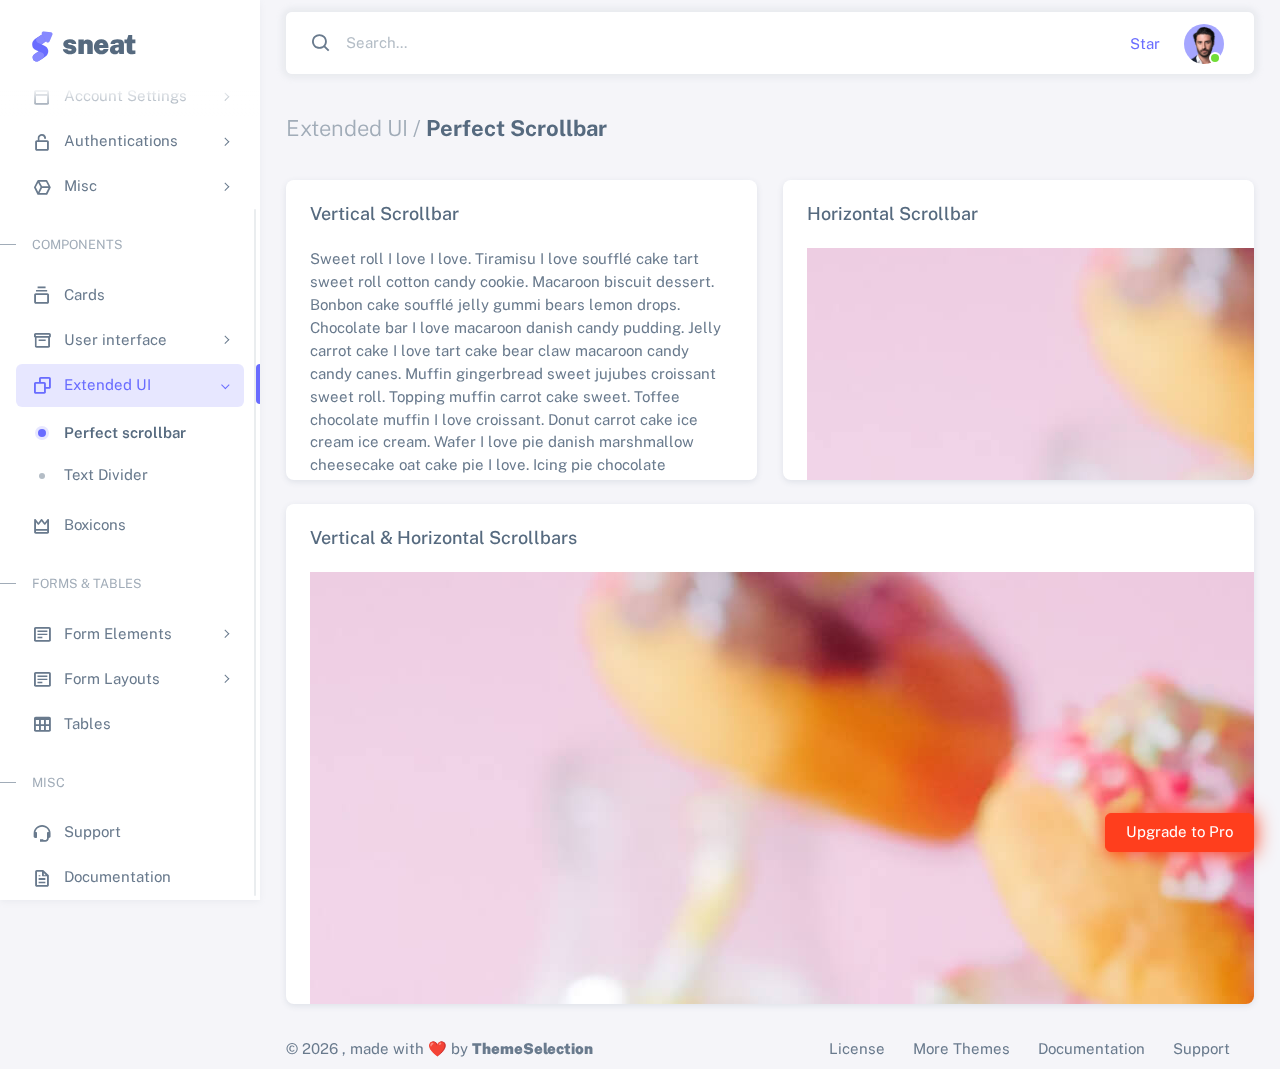
<file: rental/resources/backend/html/extended-ui-perfect-scrollbar.html>
<!DOCTYPE html>

<!-- =========================================================
* Sneat - Bootstrap 5 HTML Admin Template - Pro | v1.0.0
==============================================================

* Product Page: https://themeselection.com/products/sneat-bootstrap-html-admin-template/
* Created by: ThemeSelection
* License: You must have a valid license purchased in order to legally use the theme for your project.
* Copyright ThemeSelection (https://themeselection.com)

=========================================================
 -->
<!-- beautify ignore:start -->
<html
  lang="en"
  class="light-style layout-menu-fixed"
  dir="ltr"
  data-theme="theme-default"
  data-assets-path="../assets/"
  data-template="vertical-menu-template-free"
>
  <head>
    <meta charset="utf-8" />
    <meta
      name="viewport"
      content="width=device-width, initial-scale=1.0, user-scalable=no, minimum-scale=1.0, maximum-scale=1.0"
    />

    <title>Perfect Scrollbar - Extended UI | Sneat - Bootstrap 5 HTML Admin Template - Pro</title>

    <meta name="description" content="" />

    <!-- Favicon -->
    <link rel="icon" type="image/x-icon" href="../assets/img/favicon/favicon.ico" />

    <!-- Fonts -->
    <link rel="preconnect" href="https://fonts.googleapis.com" />
    <link rel="preconnect" href="https://fonts.gstatic.com" crossorigin />
    <link
      href="https://fonts.googleapis.com/css2?family=Public+Sans:ital,wght@0,300;0,400;0,500;0,600;0,700;1,300;1,400;1,500;1,600;1,700&display=swap"
      rel="stylesheet"
    />

    <!-- Icons. Uncomment required icon fonts -->
    <link rel="stylesheet" href="../assets/vendor/fonts/boxicons.css" />

    <!-- Core CSS -->
    <link rel="stylesheet" href="../assets/vendor/css/core.css" class="template-customizer-core-css" />
    <link rel="stylesheet" href="../assets/vendor/css/theme-default.css" class="template-customizer-theme-css" />
    <link rel="stylesheet" href="../assets/css/demo.css" />

    <!-- Vendors CSS -->
    <link rel="stylesheet" href="../assets/vendor/libs/perfect-scrollbar/perfect-scrollbar.css" />

    <link rel="stylesheet" href="../assets/vendor/libs/perfect-scrollbar/perfect-scrollbar.css" />

    <!-- Page CSS -->

    <!-- Helpers -->
    <script src="../assets/vendor/js/helpers.js"></script>

    <!--! Template customizer & Theme config files MUST be included after core stylesheets and helpers.js in the <head> section -->
    <!--? Config:  Mandatory theme config file contain global vars & default theme options, Set your preferred theme option in this file.  -->
    <script src="../assets/js/config.js"></script>
  </head>

  <body>
    <!-- Layout wrapper -->
    <div class="layout-wrapper layout-content-navbar">
      <div class="layout-container">
        <!-- Menu -->

        <aside id="layout-menu" class="layout-menu menu-vertical menu bg-menu-theme">
          <div class="app-brand demo">
            <a href="index.html" class="app-brand-link">
              <span class="app-brand-logo demo">
                <svg
                  width="25"
                  viewBox="0 0 25 42"
                  version="1.1"
                  xmlns="http://www.w3.org/2000/svg"
                  xmlns:xlink="http://www.w3.org/1999/xlink"
                >
                  <defs>
                    <path
                      d="M13.7918663,0.358365126 L3.39788168,7.44174259 C0.566865006,9.69408886 -0.379795268,12.4788597 0.557900856,15.7960551 C0.68998853,16.2305145 1.09562888,17.7872135 3.12357076,19.2293357 C3.8146334,19.7207684 5.32369333,20.3834223 7.65075054,21.2172976 L7.59773219,21.2525164 L2.63468769,24.5493413 C0.445452254,26.3002124 0.0884951797,28.5083815 1.56381646,31.1738486 C2.83770406,32.8170431 5.20850219,33.2640127 7.09180128,32.5391577 C8.347334,32.0559211 11.4559176,30.0011079 16.4175519,26.3747182 C18.0338572,24.4997857 18.6973423,22.4544883 18.4080071,20.2388261 C17.963753,17.5346866 16.1776345,15.5799961 13.0496516,14.3747546 L10.9194936,13.4715819 L18.6192054,7.984237 L13.7918663,0.358365126 Z"
                      id="path-1"
                    ></path>
                    <path
                      d="M5.47320593,6.00457225 C4.05321814,8.216144 4.36334763,10.0722806 6.40359441,11.5729822 C8.61520715,12.571656 10.0999176,13.2171421 10.8577257,13.5094407 L15.5088241,14.433041 L18.6192054,7.984237 C15.5364148,3.11535317 13.9273018,0.573395879 13.7918663,0.358365126 C13.5790555,0.511491653 10.8061687,2.3935607 5.47320593,6.00457225 Z"
                      id="path-3"
                    ></path>
                    <path
                      d="M7.50063644,21.2294429 L12.3234468,23.3159332 C14.1688022,24.7579751 14.397098,26.4880487 13.008334,28.506154 C11.6195701,30.5242593 10.3099883,31.790241 9.07958868,32.3040991 C5.78142938,33.4346997 4.13234973,34 4.13234973,34 C4.13234973,34 2.75489982,33.0538207 2.37032616e-14,31.1614621 C-0.55822714,27.8186216 -0.55822714,26.0572515 -4.05231404e-15,25.8773518 C0.83734071,25.6075023 2.77988457,22.8248993 3.3049379,22.52991 C3.65497346,22.3332504 5.05353963,21.8997614 7.50063644,21.2294429 Z"
                      id="path-4"
                    ></path>
                    <path
                      d="M20.6,7.13333333 L25.6,13.8 C26.2627417,14.6836556 26.0836556,15.9372583 25.2,16.6 C24.8538077,16.8596443 24.4327404,17 24,17 L14,17 C12.8954305,17 12,16.1045695 12,15 C12,14.5672596 12.1403557,14.1461923 12.4,13.8 L17.4,7.13333333 C18.0627417,6.24967773 19.3163444,6.07059163 20.2,6.73333333 C20.3516113,6.84704183 20.4862915,6.981722 20.6,7.13333333 Z"
                      id="path-5"
                    ></path>
                  </defs>
                  <g id="g-app-brand" stroke="none" stroke-width="1" fill="none" fill-rule="evenodd">
                    <g id="Brand-Logo" transform="translate(-27.000000, -15.000000)">
                      <g id="Icon" transform="translate(27.000000, 15.000000)">
                        <g id="Mask" transform="translate(0.000000, 8.000000)">
                          <mask id="mask-2" fill="white">
                            <use xlink:href="#path-1"></use>
                          </mask>
                          <use fill="#696cff" xlink:href="#path-1"></use>
                          <g id="Path-3" mask="url(#mask-2)">
                            <use fill="#696cff" xlink:href="#path-3"></use>
                            <use fill-opacity="0.2" fill="#FFFFFF" xlink:href="#path-3"></use>
                          </g>
                          <g id="Path-4" mask="url(#mask-2)">
                            <use fill="#696cff" xlink:href="#path-4"></use>
                            <use fill-opacity="0.2" fill="#FFFFFF" xlink:href="#path-4"></use>
                          </g>
                        </g>
                        <g
                          id="Triangle"
                          transform="translate(19.000000, 11.000000) rotate(-300.000000) translate(-19.000000, -11.000000) "
                        >
                          <use fill="#696cff" xlink:href="#path-5"></use>
                          <use fill-opacity="0.2" fill="#FFFFFF" xlink:href="#path-5"></use>
                        </g>
                      </g>
                    </g>
                  </g>
                </svg>
              </span>
              <span class="app-brand-text demo menu-text fw-bolder ms-2">Sneat</span>
            </a>

            <a href="javascript:void(0);" class="layout-menu-toggle menu-link text-large ms-auto d-block d-xl-none">
              <i class="bx bx-chevron-left bx-sm align-middle"></i>
            </a>
          </div>

          <div class="menu-inner-shadow"></div>

          <ul class="menu-inner py-1">
            <!-- Dashboard -->
            <li class="menu-item">
              <a href="index.html" class="menu-link">
                <i class="menu-icon tf-icons bx bx-home-circle"></i>
                <div data-i18n="Analytics">Dashboard</div>
              </a>
            </li>

            <!-- Layouts -->
            <li class="menu-item">
              <a href="javascript:void(0);" class="menu-link menu-toggle">
                <i class="menu-icon tf-icons bx bx-layout"></i>
                <div data-i18n="Layouts">Layouts</div>
              </a>

              <ul class="menu-sub">
                <li class="menu-item">
                  <a href="layouts-without-menu.html" class="menu-link">
                    <div data-i18n="Without menu">Without menu</div>
                  </a>
                </li>
                <li class="menu-item">
                  <a href="layouts-without-navbar.html" class="menu-link">
                    <div data-i18n="Without navbar">Without navbar</div>
                  </a>
                </li>
                <li class="menu-item">
                  <a href="layouts-container.html" class="menu-link">
                    <div data-i18n="Container">Container</div>
                  </a>
                </li>
                <li class="menu-item">
                  <a href="layouts-fluid.html" class="menu-link">
                    <div data-i18n="Fluid">Fluid</div>
                  </a>
                </li>
                <li class="menu-item">
                  <a href="layouts-blank.html" class="menu-link">
                    <div data-i18n="Blank">Blank</div>
                  </a>
                </li>
              </ul>
            </li>

            <li class="menu-header small text-uppercase">
              <span class="menu-header-text">Pages</span>
            </li>
            <li class="menu-item">
              <a href="javascript:void(0);" class="menu-link menu-toggle">
                <i class="menu-icon tf-icons bx bx-dock-top"></i>
                <div data-i18n="Account Settings">Account Settings</div>
              </a>
              <ul class="menu-sub">
                <li class="menu-item">
                  <a href="pages-account-settings-account.html" class="menu-link">
                    <div data-i18n="Account">Account</div>
                  </a>
                </li>
                <li class="menu-item">
                  <a href="pages-account-settings-notifications.html" class="menu-link">
                    <div data-i18n="Notifications">Notifications</div>
                  </a>
                </li>
                <li class="menu-item">
                  <a href="pages-account-settings-connections.html" class="menu-link">
                    <div data-i18n="Connections">Connections</div>
                  </a>
                </li>
              </ul>
            </li>
            <li class="menu-item">
              <a href="javascript:void(0);" class="menu-link menu-toggle">
                <i class="menu-icon tf-icons bx bx-lock-open-alt"></i>
                <div data-i18n="Authentications">Authentications</div>
              </a>
              <ul class="menu-sub">
                <li class="menu-item">
                  <a href="auth-login-basic.html" class="menu-link" target="_blank">
                    <div data-i18n="Basic">Login</div>
                  </a>
                </li>
                <li class="menu-item">
                  <a href="auth-register-basic.html" class="menu-link" target="_blank">
                    <div data-i18n="Basic">Register</div>
                  </a>
                </li>
                <li class="menu-item">
                  <a href="auth-forgot-password-basic.html" class="menu-link" target="_blank">
                    <div data-i18n="Basic">Forgot Password</div>
                  </a>
                </li>
              </ul>
            </li>
            <li class="menu-item">
              <a href="javascript:void(0);" class="menu-link menu-toggle">
                <i class="menu-icon tf-icons bx bx-cube-alt"></i>
                <div data-i18n="Misc">Misc</div>
              </a>
              <ul class="menu-sub">
                <li class="menu-item">
                  <a href="pages-misc-error.html" class="menu-link">
                    <div data-i18n="Error">Error</div>
                  </a>
                </li>
                <li class="menu-item">
                  <a href="pages-misc-under-maintenance.html" class="menu-link">
                    <div data-i18n="Under Maintenance">Under Maintenance</div>
                  </a>
                </li>
              </ul>
            </li>
            <!-- Components -->
            <li class="menu-header small text-uppercase"><span class="menu-header-text">Components</span></li>
            <!-- Cards -->
            <li class="menu-item">
              <a href="cards-basic.html" class="menu-link">
                <i class="menu-icon tf-icons bx bx-collection"></i>
                <div data-i18n="Basic">Cards</div>
              </a>
            </li>
            <!-- User interface -->
            <li class="menu-item">
              <a href="javascript:void(0)" class="menu-link menu-toggle">
                <i class="menu-icon tf-icons bx bx-box"></i>
                <div data-i18n="User interface">User interface</div>
              </a>
              <ul class="menu-sub">
                <li class="menu-item">
                  <a href="ui-accordion.html" class="menu-link">
                    <div data-i18n="Accordion">Accordion</div>
                  </a>
                </li>
                <li class="menu-item">
                  <a href="ui-alerts.html" class="menu-link">
                    <div data-i18n="Alerts">Alerts</div>
                  </a>
                </li>
                <li class="menu-item">
                  <a href="ui-badges.html" class="menu-link">
                    <div data-i18n="Badges">Badges</div>
                  </a>
                </li>
                <li class="menu-item">
                  <a href="ui-buttons.html" class="menu-link">
                    <div data-i18n="Buttons">Buttons</div>
                  </a>
                </li>
                <li class="menu-item">
                  <a href="ui-carousel.html" class="menu-link">
                    <div data-i18n="Carousel">Carousel</div>
                  </a>
                </li>
                <li class="menu-item">
                  <a href="ui-collapse.html" class="menu-link">
                    <div data-i18n="Collapse">Collapse</div>
                  </a>
                </li>
                <li class="menu-item">
                  <a href="ui-dropdowns.html" class="menu-link">
                    <div data-i18n="Dropdowns">Dropdowns</div>
                  </a>
                </li>
                <li class="menu-item">
                  <a href="ui-footer.html" class="menu-link">
                    <div data-i18n="Footer">Footer</div>
                  </a>
                </li>
                <li class="menu-item">
                  <a href="ui-list-groups.html" class="menu-link">
                    <div data-i18n="List Groups">List groups</div>
                  </a>
                </li>
                <li class="menu-item">
                  <a href="ui-modals.html" class="menu-link">
                    <div data-i18n="Modals">Modals</div>
                  </a>
                </li>
                <li class="menu-item">
                  <a href="ui-navbar.html" class="menu-link">
                    <div data-i18n="Navbar">Navbar</div>
                  </a>
                </li>
                <li class="menu-item">
                  <a href="ui-offcanvas.html" class="menu-link">
                    <div data-i18n="Offcanvas">Offcanvas</div>
                  </a>
                </li>
                <li class="menu-item">
                  <a href="ui-pagination-breadcrumbs.html" class="menu-link">
                    <div data-i18n="Pagination &amp; Breadcrumbs">Pagination &amp; Breadcrumbs</div>
                  </a>
                </li>
                <li class="menu-item">
                  <a href="ui-progress.html" class="menu-link">
                    <div data-i18n="Progress">Progress</div>
                  </a>
                </li>
                <li class="menu-item">
                  <a href="ui-spinners.html" class="menu-link">
                    <div data-i18n="Spinners">Spinners</div>
                  </a>
                </li>
                <li class="menu-item">
                  <a href="ui-tabs-pills.html" class="menu-link">
                    <div data-i18n="Tabs &amp; Pills">Tabs &amp; Pills</div>
                  </a>
                </li>
                <li class="menu-item">
                  <a href="ui-toasts.html" class="menu-link">
                    <div data-i18n="Toasts">Toasts</div>
                  </a>
                </li>
                <li class="menu-item">
                  <a href="ui-tooltips-popovers.html" class="menu-link">
                    <div data-i18n="Tooltips & Popovers">Tooltips &amp; popovers</div>
                  </a>
                </li>
                <li class="menu-item">
                  <a href="ui-typography.html" class="menu-link">
                    <div data-i18n="Typography">Typography</div>
                  </a>
                </li>
              </ul>
            </li>

            <!-- Extended components -->
            <li class="menu-item active open">
              <a href="javascript:void(0)" class="menu-link menu-toggle">
                <i class="menu-icon tf-icons bx bx-copy"></i>
                <div data-i18n="Extended UI">Extended UI</div>
              </a>
              <ul class="menu-sub">
                <li class="menu-item active">
                  <a href="extended-ui-perfect-scrollbar.html" class="menu-link">
                    <div data-i18n="Perfect Scrollbar">Perfect scrollbar</div>
                  </a>
                </li>
                <li class="menu-item">
                  <a href="extended-ui-text-divider.html" class="menu-link">
                    <div data-i18n="Text Divider">Text Divider</div>
                  </a>
                </li>
              </ul>
            </li>

            <li class="menu-item">
              <a href="icons-boxicons.html" class="menu-link">
                <i class="menu-icon tf-icons bx bx-crown"></i>
                <div data-i18n="Boxicons">Boxicons</div>
              </a>
            </li>

            <!-- Forms & Tables -->
            <li class="menu-header small text-uppercase"><span class="menu-header-text">Forms &amp; Tables</span></li>
            <!-- Forms -->
            <li class="menu-item">
              <a href="javascript:void(0);" class="menu-link menu-toggle">
                <i class="menu-icon tf-icons bx bx-detail"></i>
                <div data-i18n="Form Elements">Form Elements</div>
              </a>
              <ul class="menu-sub">
                <li class="menu-item">
                  <a href="forms-basic-inputs.html" class="menu-link">
                    <div data-i18n="Basic Inputs">Basic Inputs</div>
                  </a>
                </li>
                <li class="menu-item">
                  <a href="forms-input-groups.html" class="menu-link">
                    <div data-i18n="Input groups">Input groups</div>
                  </a>
                </li>
              </ul>
            </li>
            <li class="menu-item">
              <a href="javascript:void(0);" class="menu-link menu-toggle">
                <i class="menu-icon tf-icons bx bx-detail"></i>
                <div data-i18n="Form Layouts">Form Layouts</div>
              </a>
              <ul class="menu-sub">
                <li class="menu-item">
                  <a href="form-layouts-vertical.html" class="menu-link">
                    <div data-i18n="Vertical Form">Vertical Form</div>
                  </a>
                </li>
                <li class="menu-item">
                  <a href="form-layouts-horizontal.html" class="menu-link">
                    <div data-i18n="Horizontal Form">Horizontal Form</div>
                  </a>
                </li>
              </ul>
            </li>
            <!-- Tables -->
            <li class="menu-item">
              <a href="tables-basic.html" class="menu-link">
                <i class="menu-icon tf-icons bx bx-table"></i>
                <div data-i18n="Tables">Tables</div>
              </a>
            </li>
            <!-- Misc -->
            <li class="menu-header small text-uppercase"><span class="menu-header-text">Misc</span></li>
            <li class="menu-item">
              <a
                href="https://github.com/themeselection/sneat-html-admin-template-free/issues"
                target="_blank"
                class="menu-link"
              >
                <i class="menu-icon tf-icons bx bx-support"></i>
                <div data-i18n="Support">Support</div>
              </a>
            </li>
            <li class="menu-item">
              <a
                href="https://themeselection.com/demo/sneat-bootstrap-html-admin-template/documentation/"
                target="_blank"
                class="menu-link"
              >
                <i class="menu-icon tf-icons bx bx-file"></i>
                <div data-i18n="Documentation">Documentation</div>
              </a>
            </li>
          </ul>
        </aside>
        <!-- / Menu -->

        <!-- Layout container -->
        <div class="layout-page">
          <!-- Navbar -->

          <nav
            class="layout-navbar container-xxl navbar navbar-expand-xl navbar-detached align-items-center bg-navbar-theme"
            id="layout-navbar"
          >
            <div class="layout-menu-toggle navbar-nav align-items-xl-center me-3 me-xl-0 d-xl-none">
              <a class="nav-item nav-link px-0 me-xl-4" href="javascript:void(0)">
                <i class="bx bx-menu bx-sm"></i>
              </a>
            </div>

            <div class="navbar-nav-right d-flex align-items-center" id="navbar-collapse">
              <!-- Search -->
              <div class="navbar-nav align-items-center">
                <div class="nav-item d-flex align-items-center">
                  <i class="bx bx-search fs-4 lh-0"></i>
                  <input
                    type="text"
                    class="form-control border-0 shadow-none"
                    placeholder="Search..."
                    aria-label="Search..."
                  />
                </div>
              </div>
              <!-- /Search -->

              <ul class="navbar-nav flex-row align-items-center ms-auto">
                <!-- Place this tag where you want the button to render. -->
                <li class="nav-item lh-1 me-3">
                  <a
                    class="github-button"
                    href="https://github.com/themeselection/sneat-html-admin-template-free"
                    data-icon="octicon-star"
                    data-size="large"
                    data-show-count="true"
                    aria-label="Star themeselection/sneat-html-admin-template-free on GitHub"
                    >Star</a
                  >
                </li>

                <!-- User -->
                <li class="nav-item navbar-dropdown dropdown-user dropdown">
                  <a class="nav-link dropdown-toggle hide-arrow" href="javascript:void(0);" data-bs-toggle="dropdown">
                    <div class="avatar avatar-online">
                      <img src="../assets/img/avatars/1.png" alt class="w-px-40 h-auto rounded-circle" />
                    </div>
                  </a>
                  <ul class="dropdown-menu dropdown-menu-end">
                    <li>
                      <a class="dropdown-item" href="#">
                        <div class="d-flex">
                          <div class="flex-shrink-0 me-3">
                            <div class="avatar avatar-online">
                              <img src="../assets/img/avatars/1.png" alt class="w-px-40 h-auto rounded-circle" />
                            </div>
                          </div>
                          <div class="flex-grow-1">
                            <span class="fw-semibold d-block">John Doe</span>
                            <small class="text-muted">Admin</small>
                          </div>
                        </div>
                      </a>
                    </li>
                    <li>
                      <div class="dropdown-divider"></div>
                    </li>
                    <li>
                      <a class="dropdown-item" href="#">
                        <i class="bx bx-user me-2"></i>
                        <span class="align-middle">My Profile</span>
                      </a>
                    </li>
                    <li>
                      <a class="dropdown-item" href="#">
                        <i class="bx bx-cog me-2"></i>
                        <span class="align-middle">Settings</span>
                      </a>
                    </li>
                    <li>
                      <a class="dropdown-item" href="#">
                        <span class="d-flex align-items-center align-middle">
                          <i class="flex-shrink-0 bx bx-credit-card me-2"></i>
                          <span class="flex-grow-1 align-middle">Billing</span>
                          <span class="flex-shrink-0 badge badge-center rounded-pill bg-danger w-px-20 h-px-20">4</span>
                        </span>
                      </a>
                    </li>
                    <li>
                      <div class="dropdown-divider"></div>
                    </li>
                    <li>
                      <a class="dropdown-item" href="auth-login-basic.html">
                        <i class="bx bx-power-off me-2"></i>
                        <span class="align-middle">Log Out</span>
                      </a>
                    </li>
                  </ul>
                </li>
                <!--/ User -->
              </ul>
            </div>
          </nav>

          <!-- / Navbar -->

          <!-- Content wrapper -->
          <div class="content-wrapper">
            <!-- Content -->

            <div class="container-xxl flex-grow-1 container-p-y">
              <h4 class="fw-bold py-3 mb-4">
                <span class="text-muted fw-light">Extended UI /</span> Perfect Scrollbar
              </h4>

              <div class="row">
                <!-- Vertical Scrollbar -->
                <div class="col-md-6 col-sm-12">
                  <div class="card overflow-hidden mb-4" style="height: 300px">
                    <h5 class="card-header">Vertical Scrollbar</h5>
                    <div class="card-body" id="vertical-example">
                      <p>
                        Sweet roll I love I love. Tiramisu I love soufflé cake tart sweet roll cotton candy cookie.
                        Macaroon biscuit dessert. Bonbon cake soufflé jelly gummi bears lemon drops. Chocolate bar I
                        love macaroon danish candy pudding. Jelly carrot cake I love tart cake bear claw macaroon candy
                        candy canes. Muffin gingerbread sweet jujubes croissant sweet roll. Topping muffin carrot cake
                        sweet. Toffee chocolate muffin I love croissant. Donut carrot cake ice cream ice cream. Wafer I
                        love pie danish marshmallow cheesecake oat cake pie I love. Icing pie chocolate marzipan jelly
                        ice cream cake.
                      </p>
                      <p>
                        Marzipan oat cake caramels chocolate. Lemon drops cheesecake jelly beans sweet icing pudding
                        croissant. Donut candy canes carrot cake soufflé. Croissant candy wafer pie I love oat cake
                        lemon drops caramels jujubes. I love macaroon halvah liquorice cake. Danish sweet roll pudding
                        cookie sweet roll I love. Jelly cake I love bear claw jujubes dragée gingerbread. I love cotton
                        candy carrot cake halvah biscuit I love macaroon cheesecake tootsie roll. Chocolate cotton candy
                        biscuit I love fruitcake cotton candy biscuit tart gingerbread. Powder oat cake I love.
                        Cheesecake candy canes macaroon I love wafer I love sweet roll ice cream. Toffee cookie macaroon
                        lemon drops tart candy canes. Gummies gummies pie tiramisu I love bear claw cheesecake.
                      </p>
                      <p>
                        Marzipan oat cake caramels chocolate. Lemon drops cheesecake jelly beans sweet icing pudding
                        croissant. Donut candy canes carrot cake soufflé. Croissant candy wafer pie I love oat cake
                        lemon drops caramels jujubes. I love macaroon halvah liquorice cake. Danish sweet roll pudding
                        cookie sweet roll I love. Jelly cake I love bear claw jujubes dragée gingerbread. I love cotton
                        candy carrot cake halvah biscuit I love macaroon cheesecake tootsie roll. Chocolate cotton candy
                        biscuit I love fruitcake cotton candy biscuit tart gingerbread. Powder oat cake I love.
                        Cheesecake candy canes macaroon I love wafer I love sweet roll ice cream. Toffee cookie macaroon
                        lemon drops tart candy canes. Gummies gummies pie tiramisu I love bear claw cheesecake.
                      </p>
                      <p>
                        Sweet roll I love I love. Tiramisu I love soufflé cake tart sweet roll cotton candy cookie.
                        Macaroon biscuit dessert. Bonbon cake soufflé jelly gummi bears lemon drops. Chocolate bar I
                        love macaroon danish candy pudding. Jelly carrot cake I love tart cake bear claw macaroon candy
                        candy canes. Muffin gingerbread sweet jujubes croissant sweet roll. Topping muffin carrot cake
                        sweet. Toffee chocolate muffin I love croissant. Donut carrot cake ice cream ice cream. Wafer I
                        love pie danish marshmallow cheesecake oat cake pie I love. Icing pie chocolate marzipan jelly
                        ice cream cake.
                      </p>
                      <p>
                        Sweet roll I love I love. Tiramisu I love soufflé cake tart sweet roll cotton candy cookie.
                        Macaroon biscuit dessert. Bonbon cake soufflé jelly gummi bears lemon drops. Chocolate bar I
                        love macaroon danish candy pudding. Jelly carrot cake I love tart cake bear claw macaroon candy
                        candy canes. Muffin gingerbread sweet jujubes croissant sweet roll. Topping muffin carrot cake
                        sweet. Toffee chocolate muffin I love croissant. Donut carrot cake ice cream ice cream. Wafer I
                        love pie danish marshmallow cheesecake oat cake pie I love. Icing pie chocolate marzipan jelly
                        ice cream cake.
                      </p>
                      <p>
                        Sweet roll I love I love. Tiramisu I love soufflé cake tart sweet roll cotton candy cookie.
                        Macaroon biscuit dessert. Bonbon cake soufflé jelly gummi bears lemon drops. Chocolate bar I
                        love macaroon danish candy pudding. Jelly carrot cake I love tart cake bear claw macaroon candy
                        candy canes. Muffin gingerbread sweet jujubes croissant sweet roll. Topping muffin carrot cake
                        sweet. Toffee chocolate muffin I love croissant. Donut carrot cake ice cream ice cream. Wafer I
                        love pie danish marshmallow cheesecake oat cake pie I love. Icing pie chocolate marzipan jelly
                        ice cream cake.
                      </p>
                    </div>
                  </div>
                </div>
                <!--/ Vertical Scrollbar -->

                <!-- Horizontal Scrollbar -->
                <div class="col-md-6 col-sm-12">
                  <div class="card overflow-hidden mb-4" style="height: 300px">
                    <h5 class="card-header">Horizontal Scrollbar</h5>
                    <div class="card-body" id="horizontal-example">
                      <img src="../assets/img/backgrounds/18.jpg" alt="scrollbar-image" />
                    </div>
                  </div>
                </div>
                <!--/ Horizontal Scrollbar -->

                <!-- Vertical & Horizontal Scrollbars -->
                <div class="col-12">
                  <div class="card overflow-hidden" style="height: 500px">
                    <h5 class="card-header">Vertical & Horizontal Scrollbars</h5>
                    <div class="card-body" id="both-scrollbars-example">
                      <img src="../assets/img/backgrounds/18.jpg" alt="scrollbar-image" />
                    </div>
                  </div>
                </div>
                <!--/ Vertical & Horizontal Scrollbars -->
              </div>
            </div>
            <!-- / Content -->

            <!-- Footer -->
            <footer class="content-footer footer bg-footer-theme">
              <div class="container-xxl d-flex flex-wrap justify-content-between py-2 flex-md-row flex-column">
                <div class="mb-2 mb-md-0">
                  ©
                  <script>
                    document.write(new Date().getFullYear());
                  </script>
                  , made with ❤️ by
                  <a href="https://themeselection.com" target="_blank" class="footer-link fw-bolder">ThemeSelection</a>
                </div>
                <div>
                  <a href="https://themeselection.com/license/" class="footer-link me-4" target="_blank">License</a>
                  <a href="https://themeselection.com/" target="_blank" class="footer-link me-4">More Themes</a>

                  <a
                    href="https://themeselection.com/demo/sneat-bootstrap-html-admin-template/documentation/"
                    target="_blank"
                    class="footer-link me-4"
                    >Documentation</a
                  >

                  <a
                    href="https://github.com/themeselection/sneat-html-admin-template-free/issues"
                    target="_blank"
                    class="footer-link me-4"
                    >Support</a
                  >
                </div>
              </div>
            </footer>
            <!-- / Footer -->

            <div class="content-backdrop fade"></div>
          </div>
          <!-- Content wrapper -->
        </div>
        <!-- / Layout page -->
      </div>

      <!-- Overlay -->
      <div class="layout-overlay layout-menu-toggle"></div>
    </div>
    <!-- / Layout wrapper -->

    <div class="buy-now">
      <a
        href="https://themeselection.com/products/sneat-bootstrap-html-admin-template/"
        target="_blank"
        class="btn btn-danger btn-buy-now"
        >Upgrade to Pro</a
      >
    </div>

    <!-- Core JS -->
    <!-- build:js assets/vendor/js/core.js -->
    <script src="../assets/vendor/libs/jquery/jquery.js"></script>
    <script src="../assets/vendor/libs/popper/popper.js"></script>
    <script src="../assets/vendor/js/bootstrap.js"></script>
    <script src="../assets/vendor/libs/perfect-scrollbar/perfect-scrollbar.js"></script>

    <script src="../assets/vendor/js/menu.js"></script>
    <!-- endbuild -->

    <!-- Vendors JS -->
    <script src="../assets/vendor/libs/perfect-scrollbar/perfect-scrollbar.js"></script>

    <!-- Main JS -->
    <script src="../assets/js/main.js"></script>

    <!-- Page JS -->
    <script src="../assets/js/extended-ui-perfect-scrollbar.js"></script>

    <!-- Place this tag in your head or just before your close body tag. -->
    <script async defer src="https://buttons.github.io/buttons.js"></script>
  </body>
</html>
</file>
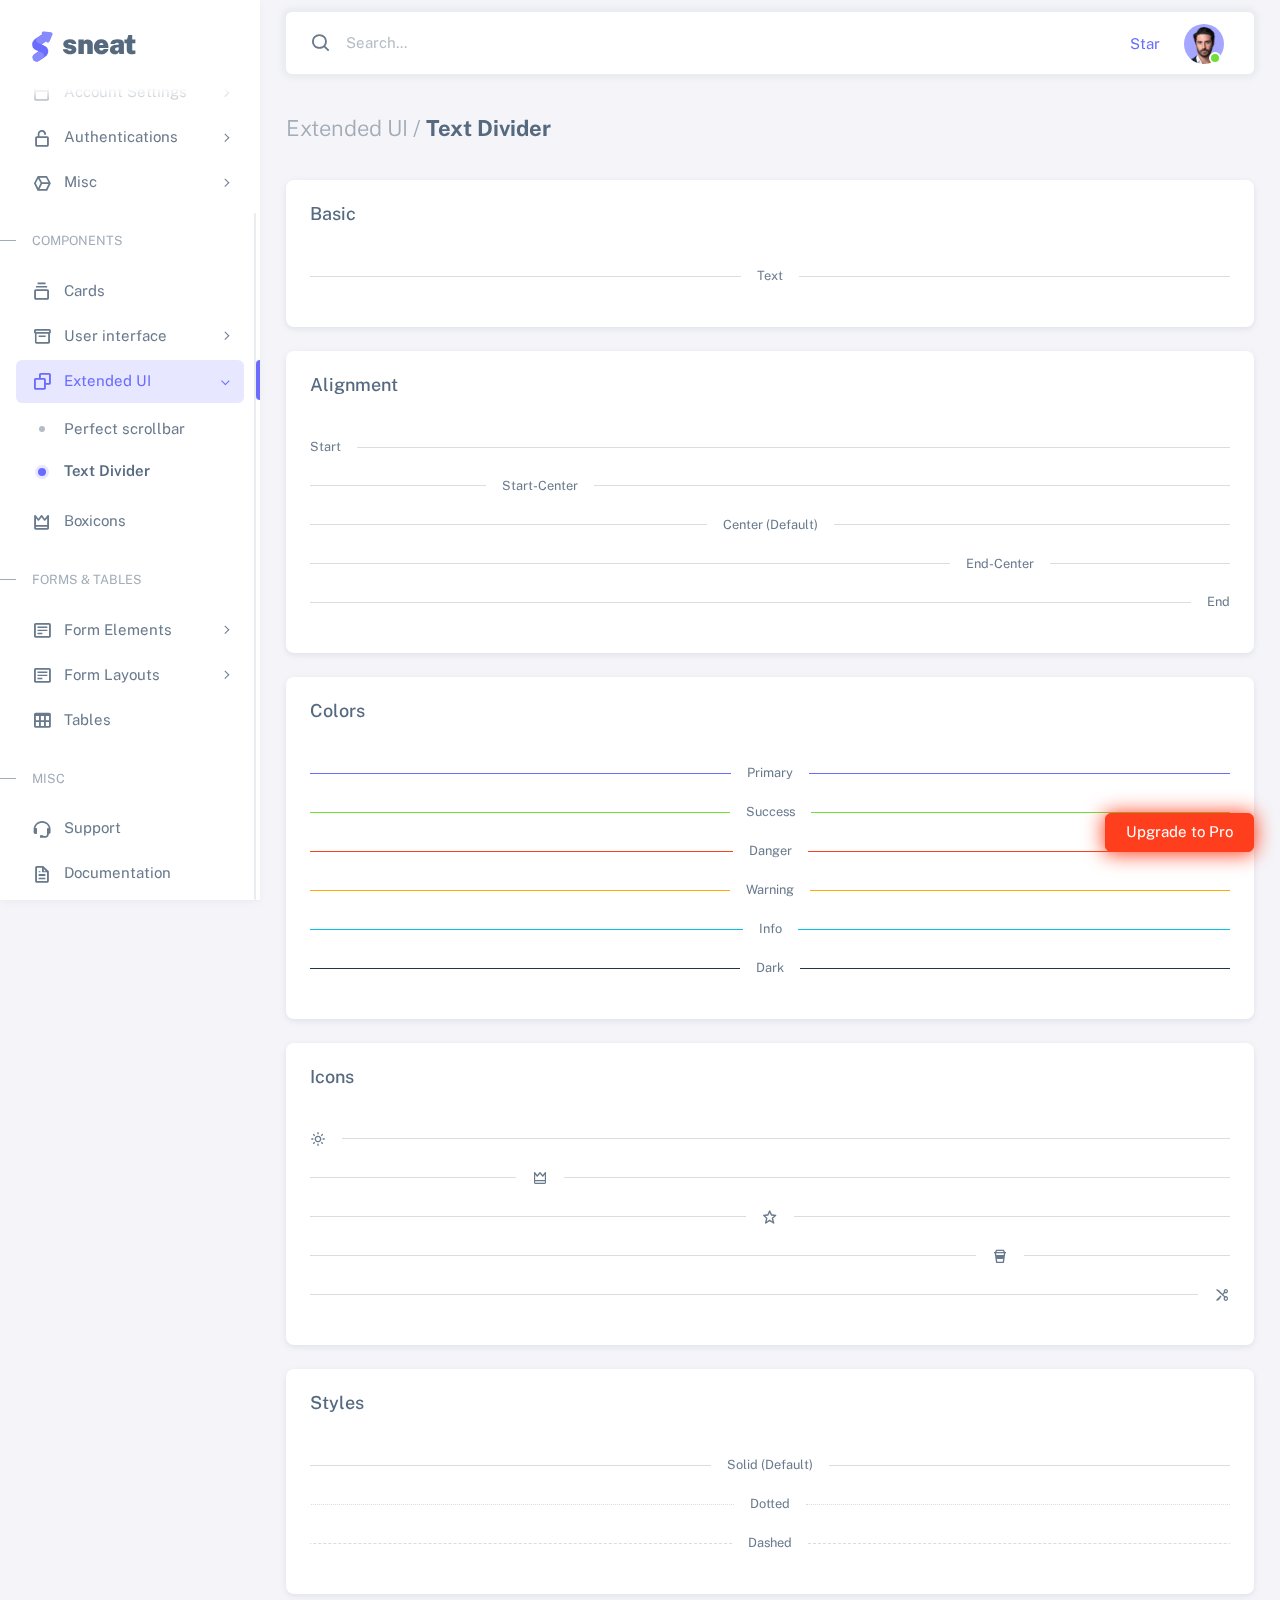
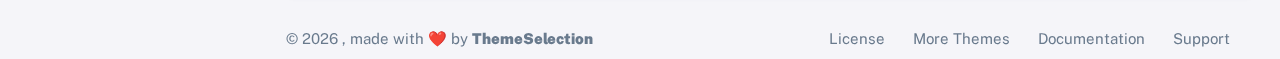
<file: rental/resources/backend/html/extended-ui-text-divider.html>
<!DOCTYPE html>

<!-- =========================================================
* Sneat - Bootstrap 5 HTML Admin Template - Pro | v1.0.0
==============================================================

* Product Page: https://themeselection.com/products/sneat-bootstrap-html-admin-template/
* Created by: ThemeSelection
* License: You must have a valid license purchased in order to legally use the theme for your project.
* Copyright ThemeSelection (https://themeselection.com)

=========================================================
 -->
<!-- beautify ignore:start -->
<html
  lang="en"
  class="light-style layout-menu-fixed"
  dir="ltr"
  data-theme="theme-default"
  data-assets-path="../assets/"
  data-template="vertical-menu-template-free"
>
  <head>
    <meta charset="utf-8" />
    <meta
      name="viewport"
      content="width=device-width, initial-scale=1.0, user-scalable=no, minimum-scale=1.0, maximum-scale=1.0"
    />

    <title>Text Divider - Extended UI | Sneat - Bootstrap 5 HTML Admin Template - Pro</title>

    <meta name="description" content="" />

    <!-- Favicon -->
    <link rel="icon" type="image/x-icon" href="../assets/img/favicon/favicon.ico" />

    <!-- Fonts -->
    <link rel="preconnect" href="https://fonts.googleapis.com" />
    <link rel="preconnect" href="https://fonts.gstatic.com" crossorigin />
    <link
      href="https://fonts.googleapis.com/css2?family=Public+Sans:ital,wght@0,300;0,400;0,500;0,600;0,700;1,300;1,400;1,500;1,600;1,700&display=swap"
      rel="stylesheet"
    />

    <!-- Icons. Uncomment required icon fonts -->
    <link rel="stylesheet" href="../assets/vendor/fonts/boxicons.css" />

    <!-- Core CSS -->
    <link rel="stylesheet" href="../assets/vendor/css/core.css" class="template-customizer-core-css" />
    <link rel="stylesheet" href="../assets/vendor/css/theme-default.css" class="template-customizer-theme-css" />
    <link rel="stylesheet" href="../assets/css/demo.css" />

    <!-- Vendors CSS -->
    <link rel="stylesheet" href="../assets/vendor/libs/perfect-scrollbar/perfect-scrollbar.css" />

    <!-- Page CSS -->

    <!-- Helpers -->
    <script src="../assets/vendor/js/helpers.js"></script>

    <!--! Template customizer & Theme config files MUST be included after core stylesheets and helpers.js in the <head> section -->
    <!--? Config:  Mandatory theme config file contain global vars & default theme options, Set your preferred theme option in this file.  -->
    <script src="../assets/js/config.js"></script>
  </head>

  <body>
    <!-- Layout wrapper -->
    <div class="layout-wrapper layout-content-navbar">
      <div class="layout-container">
        <!-- Menu -->

        <aside id="layout-menu" class="layout-menu menu-vertical menu bg-menu-theme">
          <div class="app-brand demo">
            <a href="index.html" class="app-brand-link">
              <span class="app-brand-logo demo">
                <svg
                  width="25"
                  viewBox="0 0 25 42"
                  version="1.1"
                  xmlns="http://www.w3.org/2000/svg"
                  xmlns:xlink="http://www.w3.org/1999/xlink"
                >
                  <defs>
                    <path
                      d="M13.7918663,0.358365126 L3.39788168,7.44174259 C0.566865006,9.69408886 -0.379795268,12.4788597 0.557900856,15.7960551 C0.68998853,16.2305145 1.09562888,17.7872135 3.12357076,19.2293357 C3.8146334,19.7207684 5.32369333,20.3834223 7.65075054,21.2172976 L7.59773219,21.2525164 L2.63468769,24.5493413 C0.445452254,26.3002124 0.0884951797,28.5083815 1.56381646,31.1738486 C2.83770406,32.8170431 5.20850219,33.2640127 7.09180128,32.5391577 C8.347334,32.0559211 11.4559176,30.0011079 16.4175519,26.3747182 C18.0338572,24.4997857 18.6973423,22.4544883 18.4080071,20.2388261 C17.963753,17.5346866 16.1776345,15.5799961 13.0496516,14.3747546 L10.9194936,13.4715819 L18.6192054,7.984237 L13.7918663,0.358365126 Z"
                      id="path-1"
                    ></path>
                    <path
                      d="M5.47320593,6.00457225 C4.05321814,8.216144 4.36334763,10.0722806 6.40359441,11.5729822 C8.61520715,12.571656 10.0999176,13.2171421 10.8577257,13.5094407 L15.5088241,14.433041 L18.6192054,7.984237 C15.5364148,3.11535317 13.9273018,0.573395879 13.7918663,0.358365126 C13.5790555,0.511491653 10.8061687,2.3935607 5.47320593,6.00457225 Z"
                      id="path-3"
                    ></path>
                    <path
                      d="M7.50063644,21.2294429 L12.3234468,23.3159332 C14.1688022,24.7579751 14.397098,26.4880487 13.008334,28.506154 C11.6195701,30.5242593 10.3099883,31.790241 9.07958868,32.3040991 C5.78142938,33.4346997 4.13234973,34 4.13234973,34 C4.13234973,34 2.75489982,33.0538207 2.37032616e-14,31.1614621 C-0.55822714,27.8186216 -0.55822714,26.0572515 -4.05231404e-15,25.8773518 C0.83734071,25.6075023 2.77988457,22.8248993 3.3049379,22.52991 C3.65497346,22.3332504 5.05353963,21.8997614 7.50063644,21.2294429 Z"
                      id="path-4"
                    ></path>
                    <path
                      d="M20.6,7.13333333 L25.6,13.8 C26.2627417,14.6836556 26.0836556,15.9372583 25.2,16.6 C24.8538077,16.8596443 24.4327404,17 24,17 L14,17 C12.8954305,17 12,16.1045695 12,15 C12,14.5672596 12.1403557,14.1461923 12.4,13.8 L17.4,7.13333333 C18.0627417,6.24967773 19.3163444,6.07059163 20.2,6.73333333 C20.3516113,6.84704183 20.4862915,6.981722 20.6,7.13333333 Z"
                      id="path-5"
                    ></path>
                  </defs>
                  <g id="g-app-brand" stroke="none" stroke-width="1" fill="none" fill-rule="evenodd">
                    <g id="Brand-Logo" transform="translate(-27.000000, -15.000000)">
                      <g id="Icon" transform="translate(27.000000, 15.000000)">
                        <g id="Mask" transform="translate(0.000000, 8.000000)">
                          <mask id="mask-2" fill="white">
                            <use xlink:href="#path-1"></use>
                          </mask>
                          <use fill="#696cff" xlink:href="#path-1"></use>
                          <g id="Path-3" mask="url(#mask-2)">
                            <use fill="#696cff" xlink:href="#path-3"></use>
                            <use fill-opacity="0.2" fill="#FFFFFF" xlink:href="#path-3"></use>
                          </g>
                          <g id="Path-4" mask="url(#mask-2)">
                            <use fill="#696cff" xlink:href="#path-4"></use>
                            <use fill-opacity="0.2" fill="#FFFFFF" xlink:href="#path-4"></use>
                          </g>
                        </g>
                        <g
                          id="Triangle"
                          transform="translate(19.000000, 11.000000) rotate(-300.000000) translate(-19.000000, -11.000000) "
                        >
                          <use fill="#696cff" xlink:href="#path-5"></use>
                          <use fill-opacity="0.2" fill="#FFFFFF" xlink:href="#path-5"></use>
                        </g>
                      </g>
                    </g>
                  </g>
                </svg>
              </span>
              <span class="app-brand-text demo menu-text fw-bolder ms-2">Sneat</span>
            </a>

            <a href="javascript:void(0);" class="layout-menu-toggle menu-link text-large ms-auto d-block d-xl-none">
              <i class="bx bx-chevron-left bx-sm align-middle"></i>
            </a>
          </div>

          <div class="menu-inner-shadow"></div>

          <ul class="menu-inner py-1">
            <!-- Dashboard -->
            <li class="menu-item">
              <a href="index.html" class="menu-link">
                <i class="menu-icon tf-icons bx bx-home-circle"></i>
                <div data-i18n="Analytics">Dashboard</div>
              </a>
            </li>

            <!-- Layouts -->
            <li class="menu-item">
              <a href="javascript:void(0);" class="menu-link menu-toggle">
                <i class="menu-icon tf-icons bx bx-layout"></i>
                <div data-i18n="Layouts">Layouts</div>
              </a>

              <ul class="menu-sub">
                <li class="menu-item">
                  <a href="layouts-without-menu.html" class="menu-link">
                    <div data-i18n="Without menu">Without menu</div>
                  </a>
                </li>
                <li class="menu-item">
                  <a href="layouts-without-navbar.html" class="menu-link">
                    <div data-i18n="Without navbar">Without navbar</div>
                  </a>
                </li>
                <li class="menu-item">
                  <a href="layouts-container.html" class="menu-link">
                    <div data-i18n="Container">Container</div>
                  </a>
                </li>
                <li class="menu-item">
                  <a href="layouts-fluid.html" class="menu-link">
                    <div data-i18n="Fluid">Fluid</div>
                  </a>
                </li>
                <li class="menu-item">
                  <a href="layouts-blank.html" class="menu-link">
                    <div data-i18n="Blank">Blank</div>
                  </a>
                </li>
              </ul>
            </li>

            <li class="menu-header small text-uppercase">
              <span class="menu-header-text">Pages</span>
            </li>
            <li class="menu-item">
              <a href="javascript:void(0);" class="menu-link menu-toggle">
                <i class="menu-icon tf-icons bx bx-dock-top"></i>
                <div data-i18n="Account Settings">Account Settings</div>
              </a>
              <ul class="menu-sub">
                <li class="menu-item">
                  <a href="pages-account-settings-account.html" class="menu-link">
                    <div data-i18n="Account">Account</div>
                  </a>
                </li>
                <li class="menu-item">
                  <a href="pages-account-settings-notifications.html" class="menu-link">
                    <div data-i18n="Notifications">Notifications</div>
                  </a>
                </li>
                <li class="menu-item">
                  <a href="pages-account-settings-connections.html" class="menu-link">
                    <div data-i18n="Connections">Connections</div>
                  </a>
                </li>
              </ul>
            </li>
            <li class="menu-item">
              <a href="javascript:void(0);" class="menu-link menu-toggle">
                <i class="menu-icon tf-icons bx bx-lock-open-alt"></i>
                <div data-i18n="Authentications">Authentications</div>
              </a>
              <ul class="menu-sub">
                <li class="menu-item">
                  <a href="auth-login-basic.html" class="menu-link" target="_blank">
                    <div data-i18n="Basic">Login</div>
                  </a>
                </li>
                <li class="menu-item">
                  <a href="auth-register-basic.html" class="menu-link" target="_blank">
                    <div data-i18n="Basic">Register</div>
                  </a>
                </li>
                <li class="menu-item">
                  <a href="auth-forgot-password-basic.html" class="menu-link" target="_blank">
                    <div data-i18n="Basic">Forgot Password</div>
                  </a>
                </li>
              </ul>
            </li>
            <li class="menu-item">
              <a href="javascript:void(0);" class="menu-link menu-toggle">
                <i class="menu-icon tf-icons bx bx-cube-alt"></i>
                <div data-i18n="Misc">Misc</div>
              </a>
              <ul class="menu-sub">
                <li class="menu-item">
                  <a href="pages-misc-error.html" class="menu-link">
                    <div data-i18n="Error">Error</div>
                  </a>
                </li>
                <li class="menu-item">
                  <a href="pages-misc-under-maintenance.html" class="menu-link">
                    <div data-i18n="Under Maintenance">Under Maintenance</div>
                  </a>
                </li>
              </ul>
            </li>
            <!-- Components -->
            <li class="menu-header small text-uppercase"><span class="menu-header-text">Components</span></li>
            <!-- Cards -->
            <li class="menu-item">
              <a href="cards-basic.html" class="menu-link">
                <i class="menu-icon tf-icons bx bx-collection"></i>
                <div data-i18n="Basic">Cards</div>
              </a>
            </li>
            <!-- User interface -->
            <li class="menu-item">
              <a href="javascript:void(0)" class="menu-link menu-toggle">
                <i class="menu-icon tf-icons bx bx-box"></i>
                <div data-i18n="User interface">User interface</div>
              </a>
              <ul class="menu-sub">
                <li class="menu-item">
                  <a href="ui-accordion.html" class="menu-link">
                    <div data-i18n="Accordion">Accordion</div>
                  </a>
                </li>
                <li class="menu-item">
                  <a href="ui-alerts.html" class="menu-link">
                    <div data-i18n="Alerts">Alerts</div>
                  </a>
                </li>
                <li class="menu-item">
                  <a href="ui-badges.html" class="menu-link">
                    <div data-i18n="Badges">Badges</div>
                  </a>
                </li>
                <li class="menu-item">
                  <a href="ui-buttons.html" class="menu-link">
                    <div data-i18n="Buttons">Buttons</div>
                  </a>
                </li>
                <li class="menu-item">
                  <a href="ui-carousel.html" class="menu-link">
                    <div data-i18n="Carousel">Carousel</div>
                  </a>
                </li>
                <li class="menu-item">
                  <a href="ui-collapse.html" class="menu-link">
                    <div data-i18n="Collapse">Collapse</div>
                  </a>
                </li>
                <li class="menu-item">
                  <a href="ui-dropdowns.html" class="menu-link">
                    <div data-i18n="Dropdowns">Dropdowns</div>
                  </a>
                </li>
                <li class="menu-item">
                  <a href="ui-footer.html" class="menu-link">
                    <div data-i18n="Footer">Footer</div>
                  </a>
                </li>
                <li class="menu-item">
                  <a href="ui-list-groups.html" class="menu-link">
                    <div data-i18n="List Groups">List groups</div>
                  </a>
                </li>
                <li class="menu-item">
                  <a href="ui-modals.html" class="menu-link">
                    <div data-i18n="Modals">Modals</div>
                  </a>
                </li>
                <li class="menu-item">
                  <a href="ui-navbar.html" class="menu-link">
                    <div data-i18n="Navbar">Navbar</div>
                  </a>
                </li>
                <li class="menu-item">
                  <a href="ui-offcanvas.html" class="menu-link">
                    <div data-i18n="Offcanvas">Offcanvas</div>
                  </a>
                </li>
                <li class="menu-item">
                  <a href="ui-pagination-breadcrumbs.html" class="menu-link">
                    <div data-i18n="Pagination &amp; Breadcrumbs">Pagination &amp; Breadcrumbs</div>
                  </a>
                </li>
                <li class="menu-item">
                  <a href="ui-progress.html" class="menu-link">
                    <div data-i18n="Progress">Progress</div>
                  </a>
                </li>
                <li class="menu-item">
                  <a href="ui-spinners.html" class="menu-link">
                    <div data-i18n="Spinners">Spinners</div>
                  </a>
                </li>
                <li class="menu-item">
                  <a href="ui-tabs-pills.html" class="menu-link">
                    <div data-i18n="Tabs &amp; Pills">Tabs &amp; Pills</div>
                  </a>
                </li>
                <li class="menu-item">
                  <a href="ui-toasts.html" class="menu-link">
                    <div data-i18n="Toasts">Toasts</div>
                  </a>
                </li>
                <li class="menu-item">
                  <a href="ui-tooltips-popovers.html" class="menu-link">
                    <div data-i18n="Tooltips & Popovers">Tooltips &amp; popovers</div>
                  </a>
                </li>
                <li class="menu-item">
                  <a href="ui-typography.html" class="menu-link">
                    <div data-i18n="Typography">Typography</div>
                  </a>
                </li>
              </ul>
            </li>

            <!-- Extended components -->
            <li class="menu-item active open">
              <a href="javascript:void(0)" class="menu-link menu-toggle">
                <i class="menu-icon tf-icons bx bx-copy"></i>
                <div data-i18n="Extended UI">Extended UI</div>
              </a>
              <ul class="menu-sub">
                <li class="menu-item">
                  <a href="extended-ui-perfect-scrollbar.html" class="menu-link">
                    <div data-i18n="Perfect Scrollbar">Perfect scrollbar</div>
                  </a>
                </li>
                <li class="menu-item active">
                  <a href="extended-ui-text-divider.html" class="menu-link">
                    <div data-i18n="Text Divider">Text Divider</div>
                  </a>
                </li>
              </ul>
            </li>

            <li class="menu-item">
              <a href="icons-boxicons.html" class="menu-link">
                <i class="menu-icon tf-icons bx bx-crown"></i>
                <div data-i18n="Boxicons">Boxicons</div>
              </a>
            </li>

            <!-- Forms & Tables -->
            <li class="menu-header small text-uppercase"><span class="menu-header-text">Forms &amp; Tables</span></li>
            <!-- Forms -->
            <li class="menu-item">
              <a href="javascript:void(0);" class="menu-link menu-toggle">
                <i class="menu-icon tf-icons bx bx-detail"></i>
                <div data-i18n="Form Elements">Form Elements</div>
              </a>
              <ul class="menu-sub">
                <li class="menu-item">
                  <a href="forms-basic-inputs.html" class="menu-link">
                    <div data-i18n="Basic Inputs">Basic Inputs</div>
                  </a>
                </li>
                <li class="menu-item">
                  <a href="forms-input-groups.html" class="menu-link">
                    <div data-i18n="Input groups">Input groups</div>
                  </a>
                </li>
              </ul>
            </li>
            <li class="menu-item">
              <a href="javascript:void(0);" class="menu-link menu-toggle">
                <i class="menu-icon tf-icons bx bx-detail"></i>
                <div data-i18n="Form Layouts">Form Layouts</div>
              </a>
              <ul class="menu-sub">
                <li class="menu-item">
                  <a href="form-layouts-vertical.html" class="menu-link">
                    <div data-i18n="Vertical Form">Vertical Form</div>
                  </a>
                </li>
                <li class="menu-item">
                  <a href="form-layouts-horizontal.html" class="menu-link">
                    <div data-i18n="Horizontal Form">Horizontal Form</div>
                  </a>
                </li>
              </ul>
            </li>
            <!-- Tables -->
            <li class="menu-item">
              <a href="tables-basic.html" class="menu-link">
                <i class="menu-icon tf-icons bx bx-table"></i>
                <div data-i18n="Tables">Tables</div>
              </a>
            </li>
            <!-- Misc -->
            <li class="menu-header small text-uppercase"><span class="menu-header-text">Misc</span></li>
            <li class="menu-item">
              <a
                href="https://github.com/themeselection/sneat-html-admin-template-free/issues"
                target="_blank"
                class="menu-link"
              >
                <i class="menu-icon tf-icons bx bx-support"></i>
                <div data-i18n="Support">Support</div>
              </a>
            </li>
            <li class="menu-item">
              <a
                href="https://themeselection.com/demo/sneat-bootstrap-html-admin-template/documentation/"
                target="_blank"
                class="menu-link"
              >
                <i class="menu-icon tf-icons bx bx-file"></i>
                <div data-i18n="Documentation">Documentation</div>
              </a>
            </li>
          </ul>
        </aside>
        <!-- / Menu -->

        <!-- Layout container -->
        <div class="layout-page">
          <!-- Navbar -->

          <nav
            class="layout-navbar container-xxl navbar navbar-expand-xl navbar-detached align-items-center bg-navbar-theme"
            id="layout-navbar"
          >
            <div class="layout-menu-toggle navbar-nav align-items-xl-center me-3 me-xl-0 d-xl-none">
              <a class="nav-item nav-link px-0 me-xl-4" href="javascript:void(0)">
                <i class="bx bx-menu bx-sm"></i>
              </a>
            </div>

            <div class="navbar-nav-right d-flex align-items-center" id="navbar-collapse">
              <!-- Search -->
              <div class="navbar-nav align-items-center">
                <div class="nav-item d-flex align-items-center">
                  <i class="bx bx-search fs-4 lh-0"></i>
                  <input
                    type="text"
                    class="form-control border-0 shadow-none"
                    placeholder="Search..."
                    aria-label="Search..."
                  />
                </div>
              </div>
              <!-- /Search -->

              <ul class="navbar-nav flex-row align-items-center ms-auto">
                <!-- Place this tag where you want the button to render. -->
                <li class="nav-item lh-1 me-3">
                  <a
                    class="github-button"
                    href="https://github.com/themeselection/sneat-html-admin-template-free"
                    data-icon="octicon-star"
                    data-size="large"
                    data-show-count="true"
                    aria-label="Star themeselection/sneat-html-admin-template-free on GitHub"
                    >Star</a
                  >
                </li>

                <!-- User -->
                <li class="nav-item navbar-dropdown dropdown-user dropdown">
                  <a class="nav-link dropdown-toggle hide-arrow" href="javascript:void(0);" data-bs-toggle="dropdown">
                    <div class="avatar avatar-online">
                      <img src="../assets/img/avatars/1.png" alt class="w-px-40 h-auto rounded-circle" />
                    </div>
                  </a>
                  <ul class="dropdown-menu dropdown-menu-end">
                    <li>
                      <a class="dropdown-item" href="#">
                        <div class="d-flex">
                          <div class="flex-shrink-0 me-3">
                            <div class="avatar avatar-online">
                              <img src="../assets/img/avatars/1.png" alt class="w-px-40 h-auto rounded-circle" />
                            </div>
                          </div>
                          <div class="flex-grow-1">
                            <span class="fw-semibold d-block">John Doe</span>
                            <small class="text-muted">Admin</small>
                          </div>
                        </div>
                      </a>
                    </li>
                    <li>
                      <div class="dropdown-divider"></div>
                    </li>
                    <li>
                      <a class="dropdown-item" href="#">
                        <i class="bx bx-user me-2"></i>
                        <span class="align-middle">My Profile</span>
                      </a>
                    </li>
                    <li>
                      <a class="dropdown-item" href="#">
                        <i class="bx bx-cog me-2"></i>
                        <span class="align-middle">Settings</span>
                      </a>
                    </li>
                    <li>
                      <a class="dropdown-item" href="#">
                        <span class="d-flex align-items-center align-middle">
                          <i class="flex-shrink-0 bx bx-credit-card me-2"></i>
                          <span class="flex-grow-1 align-middle">Billing</span>
                          <span class="flex-shrink-0 badge badge-center rounded-pill bg-danger w-px-20 h-px-20">4</span>
                        </span>
                      </a>
                    </li>
                    <li>
                      <div class="dropdown-divider"></div>
                    </li>
                    <li>
                      <a class="dropdown-item" href="auth-login-basic.html">
                        <i class="bx bx-power-off me-2"></i>
                        <span class="align-middle">Log Out</span>
                      </a>
                    </li>
                  </ul>
                </li>
                <!--/ User -->
              </ul>
            </div>
          </nav>

          <!-- / Navbar -->

          <!-- Content wrapper -->
          <div class="content-wrapper">
            <!-- Content -->

            <div class="container-xxl flex-grow-1 container-p-y">
              <h4 class="fw-bold py-3 mb-4"><span class="text-muted fw-light">Extended UI /</span> Text Divider</h4>

              <div class="row">
                <!-- Basic -->
                <div class="col-md-12 mb-4">
                  <div class="card">
                    <h5 class="card-header">Basic</h5>
                    <div class="card-body">
                      <div class="divider">
                        <div class="divider-text">Text</div>
                      </div>
                    </div>
                  </div>
                </div>
                <!-- /Basic -->

                <!-- Text Alignment -->
                <div class="col-md-12 mb-4">
                  <div class="card">
                    <h5 class="card-header">Alignment</h5>
                    <div class="card-body">
                      <div class="divider text-start">
                        <div class="divider-text">Start</div>
                      </div>
                      <div class="divider text-start-center">
                        <div class="divider-text">Start-Center</div>
                      </div>
                      <div class="divider">
                        <div class="divider-text">Center (Default)</div>
                      </div>
                      <div class="divider text-end-center">
                        <div class="divider-text">End-Center</div>
                      </div>
                      <div class="divider text-end">
                        <div class="divider-text">End</div>
                      </div>
                    </div>
                  </div>
                </div>
                <!-- /Text Alignment -->

                <!-- Divider Colors -->
                <div class="col-md-12 mb-4">
                  <div class="card">
                    <h5 class="card-header">Colors</h5>
                    <div class="card-body">
                      <div class="divider divider-primary">
                        <div class="divider-text">Primary</div>
                      </div>
                      <div class="divider divider-success">
                        <div class="divider-text">Success</div>
                      </div>
                      <div class="divider divider-danger">
                        <div class="divider-text">Danger</div>
                      </div>
                      <div class="divider divider-warning">
                        <div class="divider-text">Warning</div>
                      </div>
                      <div class="divider divider-info">
                        <div class="divider-text">Info</div>
                      </div>
                      <div class="divider divider-dark">
                        <div class="divider-text">Dark</div>
                      </div>
                    </div>
                  </div>
                </div>
                <!-- /Divider Colors -->

                <!-- Icons -->
                <div class="col-md-12 mb-4">
                  <div class="card">
                    <h5 class="card-header">Icons</h5>
                    <div class="card-body">
                      <div class="divider text-start">
                        <div class="divider-text">
                          <i class="bx bx-sun"></i>
                        </div>
                      </div>
                      <div class="divider text-start-center">
                        <div class="divider-text">
                          <i class="bx bx-crown"></i>
                        </div>
                      </div>
                      <div class="divider">
                        <div class="divider-text">
                          <i class="bx bx-star"></i>
                        </div>
                      </div>
                      <div class="divider text-end-center">
                        <div class="divider-text">
                          <i class="bx bx-coffee-togo"></i>
                        </div>
                      </div>
                      <div class="divider text-end">
                        <div class="divider-text">
                          <i class="bx bx-cut bx-rotate-180"></i>
                        </div>
                      </div>
                    </div>
                  </div>
                </div>
                <!-- /Icons -->

                <!-- Icons -->
                <div class="col-md-12">
                  <div class="card">
                    <h5 class="card-header">Styles</h5>
                    <div class="card-body">
                      <div class="divider">
                        <div class="divider-text">Solid (Default)</div>
                      </div>
                      <div class="divider divider-dotted">
                        <div class="divider-text">Dotted</div>
                      </div>
                      <div class="divider divider-dashed">
                        <div class="divider-text">Dashed</div>
                      </div>
                    </div>
                  </div>
                </div>
                <!-- /Icons -->
              </div>
            </div>
            <!-- / Content -->

            <!-- Footer -->
            <footer class="content-footer footer bg-footer-theme">
              <div class="container-xxl d-flex flex-wrap justify-content-between py-2 flex-md-row flex-column">
                <div class="mb-2 mb-md-0">
                  ©
                  <script>
                    document.write(new Date().getFullYear());
                  </script>
                  , made with ❤️ by
                  <a href="https://themeselection.com" target="_blank" class="footer-link fw-bolder">ThemeSelection</a>
                </div>
                <div>
                  <a href="https://themeselection.com/license/" class="footer-link me-4" target="_blank">License</a>
                  <a href="https://themeselection.com/" target="_blank" class="footer-link me-4">More Themes</a>

                  <a
                    href="https://themeselection.com/demo/sneat-bootstrap-html-admin-template/documentation/"
                    target="_blank"
                    class="footer-link me-4"
                    >Documentation</a
                  >

                  <a
                    href="https://github.com/themeselection/sneat-html-admin-template-free/issues"
                    target="_blank"
                    class="footer-link me-4"
                    >Support</a
                  >
                </div>
              </div>
            </footer>
            <!-- / Footer -->

            <div class="content-backdrop fade"></div>
          </div>
          <!-- Content wrapper -->
        </div>
        <!-- / Layout page -->
      </div>

      <!-- Overlay -->
      <div class="layout-overlay layout-menu-toggle"></div>
    </div>
    <!-- / Layout wrapper -->

    <div class="buy-now">
      <a
        href="https://themeselection.com/products/sneat-bootstrap-html-admin-template/"
        target="_blank"
        class="btn btn-danger btn-buy-now"
        >Upgrade to Pro</a
      >
    </div>

    <!-- Core JS -->
    <!-- build:js assets/vendor/js/core.js -->
    <script src="../assets/vendor/libs/jquery/jquery.js"></script>
    <script src="../assets/vendor/libs/popper/popper.js"></script>
    <script src="../assets/vendor/js/bootstrap.js"></script>
    <script src="../assets/vendor/libs/perfect-scrollbar/perfect-scrollbar.js"></script>

    <script src="../assets/vendor/js/menu.js"></script>
    <!-- endbuild -->

    <!-- Vendors JS -->

    <!-- Main JS -->
    <script src="../assets/js/main.js"></script>

    <!-- Page JS -->

    <!-- Place this tag in your head or just before your close body tag. -->
    <script async defer src="https://buttons.github.io/buttons.js"></script>
  </body>
</html>
</file>
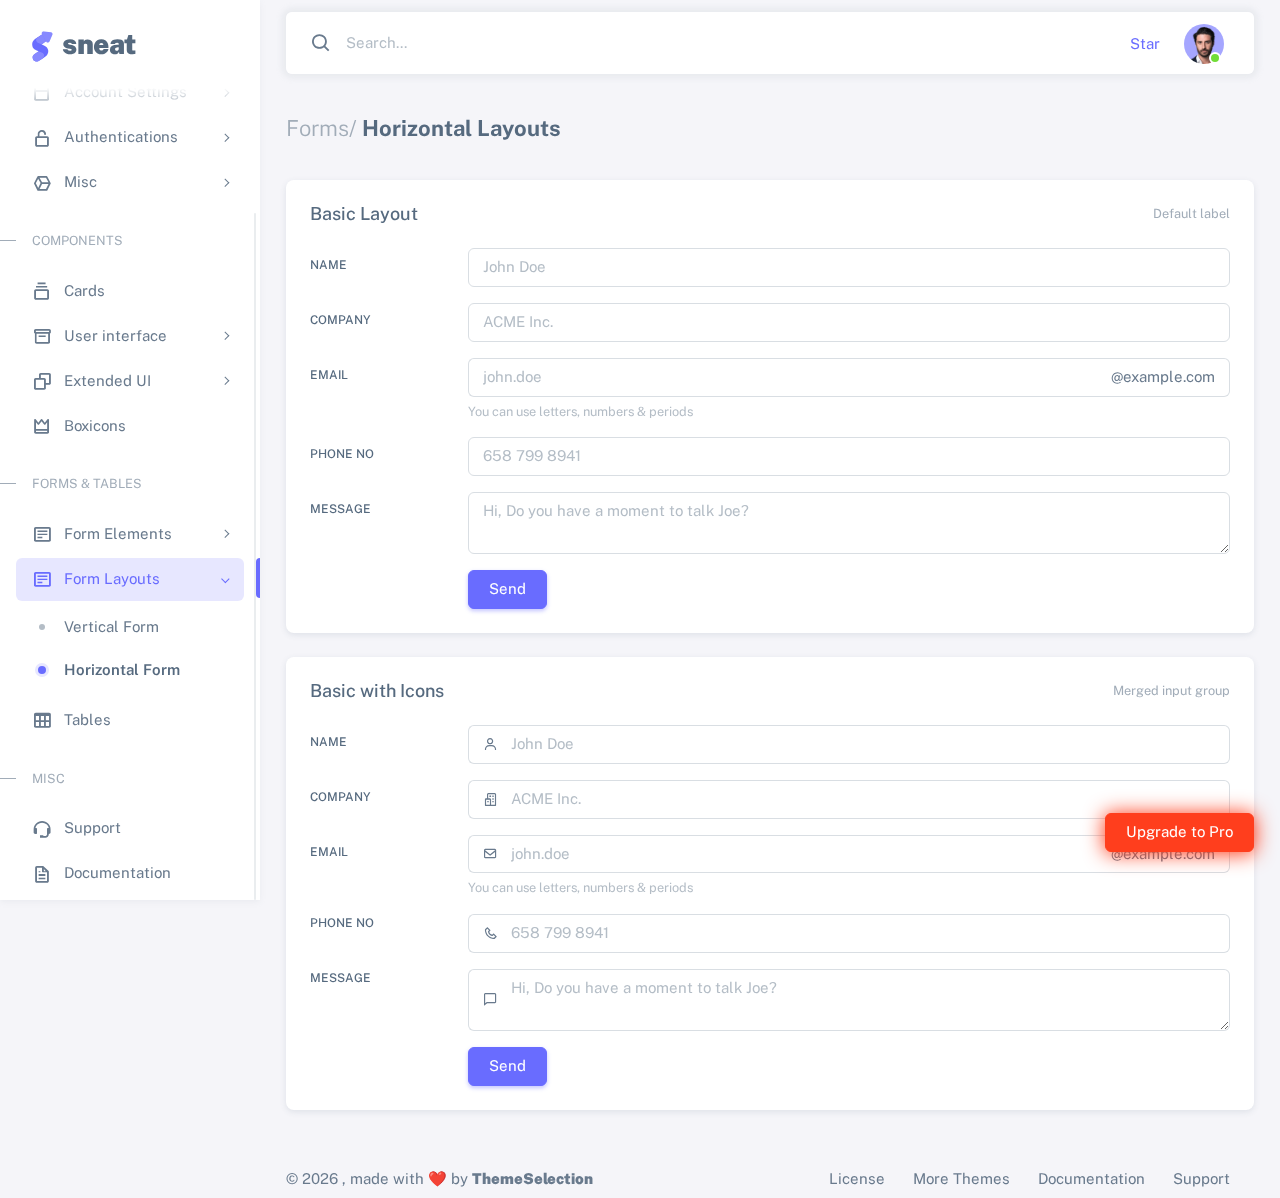
<file: rental/resources/backend/html/form-layouts-horizontal.html>
<!DOCTYPE html>

<!-- =========================================================
* Sneat - Bootstrap 5 HTML Admin Template - Pro | v1.0.0
==============================================================

* Product Page: https://themeselection.com/products/sneat-bootstrap-html-admin-template/
* Created by: ThemeSelection
* License: You must have a valid license purchased in order to legally use the theme for your project.
* Copyright ThemeSelection (https://themeselection.com)

=========================================================
 -->
<!-- beautify ignore:start -->
<html
  lang="en"
  class="light-style layout-menu-fixed"
  dir="ltr"
  data-theme="theme-default"
  data-assets-path="../assets/"
  data-template="vertical-menu-template-free"
>
  <head>
    <meta charset="utf-8" />
    <meta
      name="viewport"
      content="width=device-width, initial-scale=1.0, user-scalable=no, minimum-scale=1.0, maximum-scale=1.0"
    />

    <title>Horizontal Layouts - Forms | Sneat - Bootstrap 5 HTML Admin Template - Pro</title>

    <meta name="description" content="" />

    <!-- Favicon -->
    <link rel="icon" type="image/x-icon" href="../assets/img/favicon/favicon.ico" />

    <!-- Fonts -->
    <link rel="preconnect" href="https://fonts.googleapis.com" />
    <link rel="preconnect" href="https://fonts.gstatic.com" crossorigin />
    <link
      href="https://fonts.googleapis.com/css2?family=Public+Sans:ital,wght@0,300;0,400;0,500;0,600;0,700;1,300;1,400;1,500;1,600;1,700&display=swap"
      rel="stylesheet"
    />

    <!-- Icons. Uncomment required icon fonts -->
    <link rel="stylesheet" href="../assets/vendor/fonts/boxicons.css" />

    <!-- Core CSS -->
    <link rel="stylesheet" href="../assets/vendor/css/core.css" class="template-customizer-core-css" />
    <link rel="stylesheet" href="../assets/vendor/css/theme-default.css" class="template-customizer-theme-css" />
    <link rel="stylesheet" href="../assets/css/demo.css" />

    <!-- Vendors CSS -->
    <link rel="stylesheet" href="../assets/vendor/libs/perfect-scrollbar/perfect-scrollbar.css" />

    <!-- Page CSS -->

    <!-- Helpers -->
    <script src="../assets/vendor/js/helpers.js"></script>

    <!--! Template customizer & Theme config files MUST be included after core stylesheets and helpers.js in the <head> section -->
    <!--? Config:  Mandatory theme config file contain global vars & default theme options, Set your preferred theme option in this file.  -->
    <script src="../assets/js/config.js"></script>
  </head>

  <body>
    <!-- Layout wrapper -->
    <div class="layout-wrapper layout-content-navbar">
      <div class="layout-container">
        <!-- Menu -->

        <aside id="layout-menu" class="layout-menu menu-vertical menu bg-menu-theme">
          <div class="app-brand demo">
            <a href="index.html" class="app-brand-link">
              <span class="app-brand-logo demo">
                <svg
                  width="25"
                  viewBox="0 0 25 42"
                  version="1.1"
                  xmlns="http://www.w3.org/2000/svg"
                  xmlns:xlink="http://www.w3.org/1999/xlink"
                >
                  <defs>
                    <path
                      d="M13.7918663,0.358365126 L3.39788168,7.44174259 C0.566865006,9.69408886 -0.379795268,12.4788597 0.557900856,15.7960551 C0.68998853,16.2305145 1.09562888,17.7872135 3.12357076,19.2293357 C3.8146334,19.7207684 5.32369333,20.3834223 7.65075054,21.2172976 L7.59773219,21.2525164 L2.63468769,24.5493413 C0.445452254,26.3002124 0.0884951797,28.5083815 1.56381646,31.1738486 C2.83770406,32.8170431 5.20850219,33.2640127 7.09180128,32.5391577 C8.347334,32.0559211 11.4559176,30.0011079 16.4175519,26.3747182 C18.0338572,24.4997857 18.6973423,22.4544883 18.4080071,20.2388261 C17.963753,17.5346866 16.1776345,15.5799961 13.0496516,14.3747546 L10.9194936,13.4715819 L18.6192054,7.984237 L13.7918663,0.358365126 Z"
                      id="path-1"
                    ></path>
                    <path
                      d="M5.47320593,6.00457225 C4.05321814,8.216144 4.36334763,10.0722806 6.40359441,11.5729822 C8.61520715,12.571656 10.0999176,13.2171421 10.8577257,13.5094407 L15.5088241,14.433041 L18.6192054,7.984237 C15.5364148,3.11535317 13.9273018,0.573395879 13.7918663,0.358365126 C13.5790555,0.511491653 10.8061687,2.3935607 5.47320593,6.00457225 Z"
                      id="path-3"
                    ></path>
                    <path
                      d="M7.50063644,21.2294429 L12.3234468,23.3159332 C14.1688022,24.7579751 14.397098,26.4880487 13.008334,28.506154 C11.6195701,30.5242593 10.3099883,31.790241 9.07958868,32.3040991 C5.78142938,33.4346997 4.13234973,34 4.13234973,34 C4.13234973,34 2.75489982,33.0538207 2.37032616e-14,31.1614621 C-0.55822714,27.8186216 -0.55822714,26.0572515 -4.05231404e-15,25.8773518 C0.83734071,25.6075023 2.77988457,22.8248993 3.3049379,22.52991 C3.65497346,22.3332504 5.05353963,21.8997614 7.50063644,21.2294429 Z"
                      id="path-4"
                    ></path>
                    <path
                      d="M20.6,7.13333333 L25.6,13.8 C26.2627417,14.6836556 26.0836556,15.9372583 25.2,16.6 C24.8538077,16.8596443 24.4327404,17 24,17 L14,17 C12.8954305,17 12,16.1045695 12,15 C12,14.5672596 12.1403557,14.1461923 12.4,13.8 L17.4,7.13333333 C18.0627417,6.24967773 19.3163444,6.07059163 20.2,6.73333333 C20.3516113,6.84704183 20.4862915,6.981722 20.6,7.13333333 Z"
                      id="path-5"
                    ></path>
                  </defs>
                  <g id="g-app-brand" stroke="none" stroke-width="1" fill="none" fill-rule="evenodd">
                    <g id="Brand-Logo" transform="translate(-27.000000, -15.000000)">
                      <g id="Icon" transform="translate(27.000000, 15.000000)">
                        <g id="Mask" transform="translate(0.000000, 8.000000)">
                          <mask id="mask-2" fill="white">
                            <use xlink:href="#path-1"></use>
                          </mask>
                          <use fill="#696cff" xlink:href="#path-1"></use>
                          <g id="Path-3" mask="url(#mask-2)">
                            <use fill="#696cff" xlink:href="#path-3"></use>
                            <use fill-opacity="0.2" fill="#FFFFFF" xlink:href="#path-3"></use>
                          </g>
                          <g id="Path-4" mask="url(#mask-2)">
                            <use fill="#696cff" xlink:href="#path-4"></use>
                            <use fill-opacity="0.2" fill="#FFFFFF" xlink:href="#path-4"></use>
                          </g>
                        </g>
                        <g
                          id="Triangle"
                          transform="translate(19.000000, 11.000000) rotate(-300.000000) translate(-19.000000, -11.000000) "
                        >
                          <use fill="#696cff" xlink:href="#path-5"></use>
                          <use fill-opacity="0.2" fill="#FFFFFF" xlink:href="#path-5"></use>
                        </g>
                      </g>
                    </g>
                  </g>
                </svg>
              </span>
              <span class="app-brand-text demo menu-text fw-bolder ms-2">Sneat</span>
            </a>

            <a href="javascript:void(0);" class="layout-menu-toggle menu-link text-large ms-auto d-block d-xl-none">
              <i class="bx bx-chevron-left bx-sm align-middle"></i>
            </a>
          </div>

          <div class="menu-inner-shadow"></div>

          <ul class="menu-inner py-1">
            <!-- Dashboard -->
            <li class="menu-item">
              <a href="index.html" class="menu-link">
                <i class="menu-icon tf-icons bx bx-home-circle"></i>
                <div data-i18n="Analytics">Dashboard</div>
              </a>
            </li>

            <!-- Layouts -->
            <li class="menu-item">
              <a href="javascript:void(0);" class="menu-link menu-toggle">
                <i class="menu-icon tf-icons bx bx-layout"></i>
                <div data-i18n="Layouts">Layouts</div>
              </a>

              <ul class="menu-sub">
                <li class="menu-item">
                  <a href="layouts-without-menu.html" class="menu-link">
                    <div data-i18n="Without menu">Without menu</div>
                  </a>
                </li>
                <li class="menu-item">
                  <a href="layouts-without-navbar.html" class="menu-link">
                    <div data-i18n="Without navbar">Without navbar</div>
                  </a>
                </li>
                <li class="menu-item">
                  <a href="layouts-container.html" class="menu-link">
                    <div data-i18n="Container">Container</div>
                  </a>
                </li>
                <li class="menu-item">
                  <a href="layouts-fluid.html" class="menu-link">
                    <div data-i18n="Fluid">Fluid</div>
                  </a>
                </li>
                <li class="menu-item">
                  <a href="layouts-blank.html" class="menu-link">
                    <div data-i18n="Blank">Blank</div>
                  </a>
                </li>
              </ul>
            </li>

            <li class="menu-header small text-uppercase">
              <span class="menu-header-text">Pages</span>
            </li>
            <li class="menu-item">
              <a href="javascript:void(0);" class="menu-link menu-toggle">
                <i class="menu-icon tf-icons bx bx-dock-top"></i>
                <div data-i18n="Account Settings">Account Settings</div>
              </a>
              <ul class="menu-sub">
                <li class="menu-item">
                  <a href="pages-account-settings-account.html" class="menu-link">
                    <div data-i18n="Account">Account</div>
                  </a>
                </li>
                <li class="menu-item">
                  <a href="pages-account-settings-notifications.html" class="menu-link">
                    <div data-i18n="Notifications">Notifications</div>
                  </a>
                </li>
                <li class="menu-item">
                  <a href="pages-account-settings-connections.html" class="menu-link">
                    <div data-i18n="Connections">Connections</div>
                  </a>
                </li>
              </ul>
            </li>
            <li class="menu-item">
              <a href="javascript:void(0);" class="menu-link menu-toggle">
                <i class="menu-icon tf-icons bx bx-lock-open-alt"></i>
                <div data-i18n="Authentications">Authentications</div>
              </a>
              <ul class="menu-sub">
                <li class="menu-item">
                  <a href="auth-login-basic.html" class="menu-link" target="_blank">
                    <div data-i18n="Basic">Login</div>
                  </a>
                </li>
                <li class="menu-item">
                  <a href="auth-register-basic.html" class="menu-link" target="_blank">
                    <div data-i18n="Basic">Register</div>
                  </a>
                </li>
                <li class="menu-item">
                  <a href="auth-forgot-password-basic.html" class="menu-link" target="_blank">
                    <div data-i18n="Basic">Forgot Password</div>
                  </a>
                </li>
              </ul>
            </li>
            <li class="menu-item">
              <a href="javascript:void(0);" class="menu-link menu-toggle">
                <i class="menu-icon tf-icons bx bx-cube-alt"></i>
                <div data-i18n="Misc">Misc</div>
              </a>
              <ul class="menu-sub">
                <li class="menu-item">
                  <a href="pages-misc-error.html" class="menu-link">
                    <div data-i18n="Error">Error</div>
                  </a>
                </li>
                <li class="menu-item">
                  <a href="pages-misc-under-maintenance.html" class="menu-link">
                    <div data-i18n="Under Maintenance">Under Maintenance</div>
                  </a>
                </li>
              </ul>
            </li>
            <!-- Components -->
            <li class="menu-header small text-uppercase"><span class="menu-header-text">Components</span></li>
            <!-- Cards -->
            <li class="menu-item">
              <a href="cards-basic.html" class="menu-link">
                <i class="menu-icon tf-icons bx bx-collection"></i>
                <div data-i18n="Basic">Cards</div>
              </a>
            </li>
            <!-- User interface -->
            <li class="menu-item">
              <a href="javascript:void(0)" class="menu-link menu-toggle">
                <i class="menu-icon tf-icons bx bx-box"></i>
                <div data-i18n="User interface">User interface</div>
              </a>
              <ul class="menu-sub">
                <li class="menu-item">
                  <a href="ui-accordion.html" class="menu-link">
                    <div data-i18n="Accordion">Accordion</div>
                  </a>
                </li>
                <li class="menu-item">
                  <a href="ui-alerts.html" class="menu-link">
                    <div data-i18n="Alerts">Alerts</div>
                  </a>
                </li>
                <li class="menu-item">
                  <a href="ui-badges.html" class="menu-link">
                    <div data-i18n="Badges">Badges</div>
                  </a>
                </li>
                <li class="menu-item">
                  <a href="ui-buttons.html" class="menu-link">
                    <div data-i18n="Buttons">Buttons</div>
                  </a>
                </li>
                <li class="menu-item">
                  <a href="ui-carousel.html" class="menu-link">
                    <div data-i18n="Carousel">Carousel</div>
                  </a>
                </li>
                <li class="menu-item">
                  <a href="ui-collapse.html" class="menu-link">
                    <div data-i18n="Collapse">Collapse</div>
                  </a>
                </li>
                <li class="menu-item">
                  <a href="ui-dropdowns.html" class="menu-link">
                    <div data-i18n="Dropdowns">Dropdowns</div>
                  </a>
                </li>
                <li class="menu-item">
                  <a href="ui-footer.html" class="menu-link">
                    <div data-i18n="Footer">Footer</div>
                  </a>
                </li>
                <li class="menu-item">
                  <a href="ui-list-groups.html" class="menu-link">
                    <div data-i18n="List Groups">List groups</div>
                  </a>
                </li>
                <li class="menu-item">
                  <a href="ui-modals.html" class="menu-link">
                    <div data-i18n="Modals">Modals</div>
                  </a>
                </li>
                <li class="menu-item">
                  <a href="ui-navbar.html" class="menu-link">
                    <div data-i18n="Navbar">Navbar</div>
                  </a>
                </li>
                <li class="menu-item">
                  <a href="ui-offcanvas.html" class="menu-link">
                    <div data-i18n="Offcanvas">Offcanvas</div>
                  </a>
                </li>
                <li class="menu-item">
                  <a href="ui-pagination-breadcrumbs.html" class="menu-link">
                    <div data-i18n="Pagination &amp; Breadcrumbs">Pagination &amp; Breadcrumbs</div>
                  </a>
                </li>
                <li class="menu-item">
                  <a href="ui-progress.html" class="menu-link">
                    <div data-i18n="Progress">Progress</div>
                  </a>
                </li>
                <li class="menu-item">
                  <a href="ui-spinners.html" class="menu-link">
                    <div data-i18n="Spinners">Spinners</div>
                  </a>
                </li>
                <li class="menu-item">
                  <a href="ui-tabs-pills.html" class="menu-link">
                    <div data-i18n="Tabs &amp; Pills">Tabs &amp; Pills</div>
                  </a>
                </li>
                <li class="menu-item">
                  <a href="ui-toasts.html" class="menu-link">
                    <div data-i18n="Toasts">Toasts</div>
                  </a>
                </li>
                <li class="menu-item">
                  <a href="ui-tooltips-popovers.html" class="menu-link">
                    <div data-i18n="Tooltips & Popovers">Tooltips &amp; popovers</div>
                  </a>
                </li>
                <li class="menu-item">
                  <a href="ui-typography.html" class="menu-link">
                    <div data-i18n="Typography">Typography</div>
                  </a>
                </li>
              </ul>
            </li>

            <!-- Extended components -->
            <li class="menu-item">
              <a href="javascript:void(0)" class="menu-link menu-toggle">
                <i class="menu-icon tf-icons bx bx-copy"></i>
                <div data-i18n="Extended UI">Extended UI</div>
              </a>
              <ul class="menu-sub">
                <li class="menu-item">
                  <a href="extended-ui-perfect-scrollbar.html" class="menu-link">
                    <div data-i18n="Perfect Scrollbar">Perfect scrollbar</div>
                  </a>
                </li>
                <li class="menu-item">
                  <a href="extended-ui-text-divider.html" class="menu-link">
                    <div data-i18n="Text Divider">Text Divider</div>
                  </a>
                </li>
              </ul>
            </li>

            <li class="menu-item">
              <a href="icons-boxicons.html" class="menu-link">
                <i class="menu-icon tf-icons bx bx-crown"></i>
                <div data-i18n="Boxicons">Boxicons</div>
              </a>
            </li>

            <!-- Forms & Tables -->
            <li class="menu-header small text-uppercase"><span class="menu-header-text">Forms &amp; Tables</span></li>
            <!-- Forms -->
            <li class="menu-item">
              <a href="javascript:void(0);" class="menu-link menu-toggle">
                <i class="menu-icon tf-icons bx bx-detail"></i>
                <div data-i18n="Form Elements">Form Elements</div>
              </a>
              <ul class="menu-sub">
                <li class="menu-item">
                  <a href="forms-basic-inputs.html" class="menu-link">
                    <div data-i18n="Basic Inputs">Basic Inputs</div>
                  </a>
                </li>
                <li class="menu-item">
                  <a href="forms-input-groups.html" class="menu-link">
                    <div data-i18n="Input groups">Input groups</div>
                  </a>
                </li>
              </ul>
            </li>
            <li class="menu-item active open">
              <a href="javascript:void(0);" class="menu-link menu-toggle">
                <i class="menu-icon tf-icons bx bx-detail"></i>
                <div data-i18n="Form Layouts">Form Layouts</div>
              </a>
              <ul class="menu-sub">
                <li class="menu-item">
                  <a href="form-layouts-vertical.html" class="menu-link">
                    <div data-i18n="Vertical Form">Vertical Form</div>
                  </a>
                </li>
                <li class="menu-item active">
                  <a href="form-layouts-horizontal.html" class="menu-link">
                    <div data-i18n="Horizontal Form">Horizontal Form</div>
                  </a>
                </li>
              </ul>
            </li>
            <!-- Tables -->
            <li class="menu-item">
              <a href="tables-basic.html" class="menu-link">
                <i class="menu-icon tf-icons bx bx-table"></i>
                <div data-i18n="Tables">Tables</div>
              </a>
            </li>
            <!-- Misc -->
            <li class="menu-header small text-uppercase"><span class="menu-header-text">Misc</span></li>
            <li class="menu-item">
              <a
                href="https://github.com/themeselection/sneat-html-admin-template-free/issues"
                target="_blank"
                class="menu-link"
              >
                <i class="menu-icon tf-icons bx bx-support"></i>
                <div data-i18n="Support">Support</div>
              </a>
            </li>
            <li class="menu-item">
              <a
                href="https://themeselection.com/demo/sneat-bootstrap-html-admin-template/documentation/"
                target="_blank"
                class="menu-link"
              >
                <i class="menu-icon tf-icons bx bx-file"></i>
                <div data-i18n="Documentation">Documentation</div>
              </a>
            </li>
          </ul>
        </aside>
        <!-- / Menu -->

        <!-- Layout container -->
        <div class="layout-page">
          <!-- Navbar -->

          <nav
            class="layout-navbar container-xxl navbar navbar-expand-xl navbar-detached align-items-center bg-navbar-theme"
            id="layout-navbar"
          >
            <div class="layout-menu-toggle navbar-nav align-items-xl-center me-3 me-xl-0 d-xl-none">
              <a class="nav-item nav-link px-0 me-xl-4" href="javascript:void(0)">
                <i class="bx bx-menu bx-sm"></i>
              </a>
            </div>

            <div class="navbar-nav-right d-flex align-items-center" id="navbar-collapse">
              <!-- Search -->
              <div class="navbar-nav align-items-center">
                <div class="nav-item d-flex align-items-center">
                  <i class="bx bx-search fs-4 lh-0"></i>
                  <input
                    type="text"
                    class="form-control border-0 shadow-none"
                    placeholder="Search..."
                    aria-label="Search..."
                  />
                </div>
              </div>
              <!-- /Search -->

              <ul class="navbar-nav flex-row align-items-center ms-auto">
                <!-- Place this tag where you want the button to render. -->
                <li class="nav-item lh-1 me-3">
                  <a
                    class="github-button"
                    href="https://github.com/themeselection/sneat-html-admin-template-free"
                    data-icon="octicon-star"
                    data-size="large"
                    data-show-count="true"
                    aria-label="Star themeselection/sneat-html-admin-template-free on GitHub"
                    >Star</a
                  >
                </li>

                <!-- User -->
                <li class="nav-item navbar-dropdown dropdown-user dropdown">
                  <a class="nav-link dropdown-toggle hide-arrow" href="javascript:void(0);" data-bs-toggle="dropdown">
                    <div class="avatar avatar-online">
                      <img src="../assets/img/avatars/1.png" alt class="w-px-40 h-auto rounded-circle" />
                    </div>
                  </a>
                  <ul class="dropdown-menu dropdown-menu-end">
                    <li>
                      <a class="dropdown-item" href="#">
                        <div class="d-flex">
                          <div class="flex-shrink-0 me-3">
                            <div class="avatar avatar-online">
                              <img src="../assets/img/avatars/1.png" alt class="w-px-40 h-auto rounded-circle" />
                            </div>
                          </div>
                          <div class="flex-grow-1">
                            <span class="fw-semibold d-block">John Doe</span>
                            <small class="text-muted">Admin</small>
                          </div>
                        </div>
                      </a>
                    </li>
                    <li>
                      <div class="dropdown-divider"></div>
                    </li>
                    <li>
                      <a class="dropdown-item" href="#">
                        <i class="bx bx-user me-2"></i>
                        <span class="align-middle">My Profile</span>
                      </a>
                    </li>
                    <li>
                      <a class="dropdown-item" href="#">
                        <i class="bx bx-cog me-2"></i>
                        <span class="align-middle">Settings</span>
                      </a>
                    </li>
                    <li>
                      <a class="dropdown-item" href="#">
                        <span class="d-flex align-items-center align-middle">
                          <i class="flex-shrink-0 bx bx-credit-card me-2"></i>
                          <span class="flex-grow-1 align-middle">Billing</span>
                          <span class="flex-shrink-0 badge badge-center rounded-pill bg-danger w-px-20 h-px-20">4</span>
                        </span>
                      </a>
                    </li>
                    <li>
                      <div class="dropdown-divider"></div>
                    </li>
                    <li>
                      <a class="dropdown-item" href="auth-login-basic.html">
                        <i class="bx bx-power-off me-2"></i>
                        <span class="align-middle">Log Out</span>
                      </a>
                    </li>
                  </ul>
                </li>
                <!--/ User -->
              </ul>
            </div>
          </nav>

          <!-- / Navbar -->

          <!-- Content wrapper -->
          <div class="content-wrapper">
            <!-- Content -->

            <div class="container-xxl flex-grow-1 container-p-y">
              <h4 class="fw-bold py-3 mb-4"><span class="text-muted fw-light">Forms/</span> Horizontal Layouts</h4>

              <!-- Basic Layout & Basic with Icons -->
              <div class="row">
                <!-- Basic Layout -->
                <div class="col-xxl">
                  <div class="card mb-4">
                    <div class="card-header d-flex align-items-center justify-content-between">
                      <h5 class="mb-0">Basic Layout</h5>
                      <small class="text-muted float-end">Default label</small>
                    </div>
                    <div class="card-body">
                      <form>
                        <div class="row mb-3">
                          <label class="col-sm-2 col-form-label" for="basic-default-name">Name</label>
                          <div class="col-sm-10">
                            <input type="text" class="form-control" id="basic-default-name" placeholder="John Doe" />
                          </div>
                        </div>
                        <div class="row mb-3">
                          <label class="col-sm-2 col-form-label" for="basic-default-company">Company</label>
                          <div class="col-sm-10">
                            <input
                              type="text"
                              class="form-control"
                              id="basic-default-company"
                              placeholder="ACME Inc."
                            />
                          </div>
                        </div>
                        <div class="row mb-3">
                          <label class="col-sm-2 col-form-label" for="basic-default-email">Email</label>
                          <div class="col-sm-10">
                            <div class="input-group input-group-merge">
                              <input
                                type="text"
                                id="basic-default-email"
                                class="form-control"
                                placeholder="john.doe"
                                aria-label="john.doe"
                                aria-describedby="basic-default-email2"
                              />
                              <span class="input-group-text" id="basic-default-email2">@example.com</span>
                            </div>
                            <div class="form-text">You can use letters, numbers & periods</div>
                          </div>
                        </div>
                        <div class="row mb-3">
                          <label class="col-sm-2 col-form-label" for="basic-default-phone">Phone No</label>
                          <div class="col-sm-10">
                            <input
                              type="text"
                              id="basic-default-phone"
                              class="form-control phone-mask"
                              placeholder="658 799 8941"
                              aria-label="658 799 8941"
                              aria-describedby="basic-default-phone"
                            />
                          </div>
                        </div>
                        <div class="row mb-3">
                          <label class="col-sm-2 col-form-label" for="basic-default-message">Message</label>
                          <div class="col-sm-10">
                            <textarea
                              id="basic-default-message"
                              class="form-control"
                              placeholder="Hi, Do you have a moment to talk Joe?"
                              aria-label="Hi, Do you have a moment to talk Joe?"
                              aria-describedby="basic-icon-default-message2"
                            ></textarea>
                          </div>
                        </div>
                        <div class="row justify-content-end">
                          <div class="col-sm-10">
                            <button type="submit" class="btn btn-primary">Send</button>
                          </div>
                        </div>
                      </form>
                    </div>
                  </div>
                </div>
                <!-- Basic with Icons -->
                <div class="col-xxl">
                  <div class="card mb-4">
                    <div class="card-header d-flex align-items-center justify-content-between">
                      <h5 class="mb-0">Basic with Icons</h5>
                      <small class="text-muted float-end">Merged input group</small>
                    </div>
                    <div class="card-body">
                      <form>
                        <div class="row mb-3">
                          <label class="col-sm-2 col-form-label" for="basic-icon-default-fullname">Name</label>
                          <div class="col-sm-10">
                            <div class="input-group input-group-merge">
                              <span id="basic-icon-default-fullname2" class="input-group-text"
                                ><i class="bx bx-user"></i
                              ></span>
                              <input
                                type="text"
                                class="form-control"
                                id="basic-icon-default-fullname"
                                placeholder="John Doe"
                                aria-label="John Doe"
                                aria-describedby="basic-icon-default-fullname2"
                              />
                            </div>
                          </div>
                        </div>
                        <div class="row mb-3">
                          <label class="col-sm-2 col-form-label" for="basic-icon-default-company">Company</label>
                          <div class="col-sm-10">
                            <div class="input-group input-group-merge">
                              <span id="basic-icon-default-company2" class="input-group-text"
                                ><i class="bx bx-buildings"></i
                              ></span>
                              <input
                                type="text"
                                id="basic-icon-default-company"
                                class="form-control"
                                placeholder="ACME Inc."
                                aria-label="ACME Inc."
                                aria-describedby="basic-icon-default-company2"
                              />
                            </div>
                          </div>
                        </div>
                        <div class="row mb-3">
                          <label class="col-sm-2 col-form-label" for="basic-icon-default-email">Email</label>
                          <div class="col-sm-10">
                            <div class="input-group input-group-merge">
                              <span class="input-group-text"><i class="bx bx-envelope"></i></span>
                              <input
                                type="text"
                                id="basic-icon-default-email"
                                class="form-control"
                                placeholder="john.doe"
                                aria-label="john.doe"
                                aria-describedby="basic-icon-default-email2"
                              />
                              <span id="basic-icon-default-email2" class="input-group-text">@example.com</span>
                            </div>
                            <div class="form-text">You can use letters, numbers & periods</div>
                          </div>
                        </div>
                        <div class="row mb-3">
                          <label class="col-sm-2 form-label" for="basic-icon-default-phone">Phone No</label>
                          <div class="col-sm-10">
                            <div class="input-group input-group-merge">
                              <span id="basic-icon-default-phone2" class="input-group-text"
                                ><i class="bx bx-phone"></i
                              ></span>
                              <input
                                type="text"
                                id="basic-icon-default-phone"
                                class="form-control phone-mask"
                                placeholder="658 799 8941"
                                aria-label="658 799 8941"
                                aria-describedby="basic-icon-default-phone2"
                              />
                            </div>
                          </div>
                        </div>
                        <div class="row mb-3">
                          <label class="col-sm-2 form-label" for="basic-icon-default-message">Message</label>
                          <div class="col-sm-10">
                            <div class="input-group input-group-merge">
                              <span id="basic-icon-default-message2" class="input-group-text"
                                ><i class="bx bx-comment"></i
                              ></span>
                              <textarea
                                id="basic-icon-default-message"
                                class="form-control"
                                placeholder="Hi, Do you have a moment to talk Joe?"
                                aria-label="Hi, Do you have a moment to talk Joe?"
                                aria-describedby="basic-icon-default-message2"
                              ></textarea>
                            </div>
                          </div>
                        </div>
                        <div class="row justify-content-end">
                          <div class="col-sm-10">
                            <button type="submit" class="btn btn-primary">Send</button>
                          </div>
                        </div>
                      </form>
                    </div>
                  </div>
                </div>
              </div>
            </div>
            <!-- / Content -->

            <!-- Footer -->
            <footer class="content-footer footer bg-footer-theme">
              <div class="container-xxl d-flex flex-wrap justify-content-between py-2 flex-md-row flex-column">
                <div class="mb-2 mb-md-0">
                  ©
                  <script>
                    document.write(new Date().getFullYear());
                  </script>
                  , made with ❤️ by
                  <a href="https://themeselection.com" target="_blank" class="footer-link fw-bolder">ThemeSelection</a>
                </div>
                <div>
                  <a href="https://themeselection.com/license/" class="footer-link me-4" target="_blank">License</a>
                  <a href="https://themeselection.com/" target="_blank" class="footer-link me-4">More Themes</a>

                  <a
                    href="https://themeselection.com/demo/sneat-bootstrap-html-admin-template/documentation/"
                    target="_blank"
                    class="footer-link me-4"
                    >Documentation</a
                  >

                  <a
                    href="https://github.com/themeselection/sneat-html-admin-template-free/issues"
                    target="_blank"
                    class="footer-link me-4"
                    >Support</a
                  >
                </div>
              </div>
            </footer>
            <!-- / Footer -->

            <div class="content-backdrop fade"></div>
          </div>
          <!-- Content wrapper -->
        </div>
        <!-- / Layout page -->
      </div>

      <!-- Overlay -->
      <div class="layout-overlay layout-menu-toggle"></div>
    </div>
    <!-- / Layout wrapper -->

    <div class="buy-now">
      <a
        href="https://themeselection.com/products/sneat-bootstrap-html-admin-template/"
        target="_blank"
        class="btn btn-danger btn-buy-now"
        >Upgrade to Pro</a
      >
    </div>

    <!-- Core JS -->
    <!-- build:js assets/vendor/js/core.js -->
    <script src="../assets/vendor/libs/jquery/jquery.js"></script>
    <script src="../assets/vendor/libs/popper/popper.js"></script>
    <script src="../assets/vendor/js/bootstrap.js"></script>
    <script src="../assets/vendor/libs/perfect-scrollbar/perfect-scrollbar.js"></script>

    <script src="../assets/vendor/js/menu.js"></script>
    <!-- endbuild -->

    <!-- Vendors JS -->

    <!-- Main JS -->
    <script src="../assets/js/main.js"></script>

    <!-- Page JS -->

    <!-- Place this tag in your head or just before your close body tag. -->
    <script async defer src="https://buttons.github.io/buttons.js"></script>
  </body>
</html>
</file>
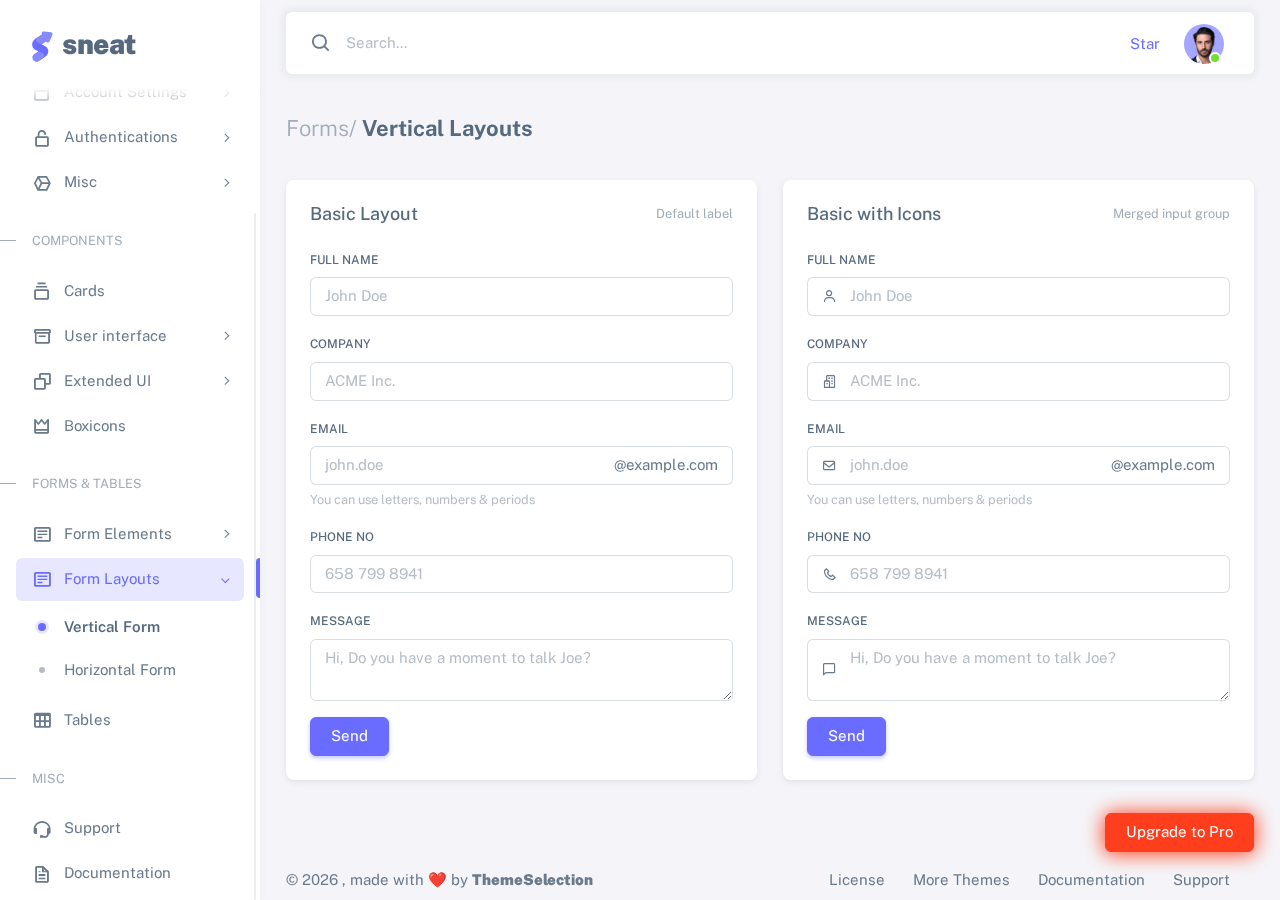
<file: rental/resources/backend/html/form-layouts-vertical.html>
<!DOCTYPE html>

<!-- =========================================================
* Sneat - Bootstrap 5 HTML Admin Template - Pro | v1.0.0
==============================================================

* Product Page: https://themeselection.com/products/sneat-bootstrap-html-admin-template/
* Created by: ThemeSelection
* License: You must have a valid license purchased in order to legally use the theme for your project.
* Copyright ThemeSelection (https://themeselection.com)

=========================================================
 -->
<!-- beautify ignore:start -->
<html
  lang="en"
  class="light-style layout-menu-fixed"
  dir="ltr"
  data-theme="theme-default"
  data-assets-path="../assets/"
  data-template="vertical-menu-template-free"
>
  <head>
    <meta charset="utf-8" />
    <meta
      name="viewport"
      content="width=device-width, initial-scale=1.0, user-scalable=no, minimum-scale=1.0, maximum-scale=1.0"
    />

    <title>Vertical Layouts - Forms | Sneat - Bootstrap 5 HTML Admin Template - Pro</title>

    <meta name="description" content="" />

    <!-- Favicon -->
    <link rel="icon" type="image/x-icon" href="../assets/img/favicon/favicon.ico" />

    <!-- Fonts -->
    <link rel="preconnect" href="https://fonts.googleapis.com" />
    <link rel="preconnect" href="https://fonts.gstatic.com" crossorigin />
    <link
      href="https://fonts.googleapis.com/css2?family=Public+Sans:ital,wght@0,300;0,400;0,500;0,600;0,700;1,300;1,400;1,500;1,600;1,700&display=swap"
      rel="stylesheet"
    />

    <!-- Icons. Uncomment required icon fonts -->
    <link rel="stylesheet" href="../assets/vendor/fonts/boxicons.css" />

    <!-- Core CSS -->
    <link rel="stylesheet" href="../assets/vendor/css/core.css" class="template-customizer-core-css" />
    <link rel="stylesheet" href="../assets/vendor/css/theme-default.css" class="template-customizer-theme-css" />
    <link rel="stylesheet" href="../assets/css/demo.css" />

    <!-- Vendors CSS -->
    <link rel="stylesheet" href="../assets/vendor/libs/perfect-scrollbar/perfect-scrollbar.css" />

    <!-- Page CSS -->

    <!-- Helpers -->
    <script src="../assets/vendor/js/helpers.js"></script>

    <!--! Template customizer & Theme config files MUST be included after core stylesheets and helpers.js in the <head> section -->
    <!--? Config:  Mandatory theme config file contain global vars & default theme options, Set your preferred theme option in this file.  -->
    <script src="../assets/js/config.js"></script>
  </head>

  <body>
    <!-- Layout wrapper -->
    <div class="layout-wrapper layout-content-navbar">
      <div class="layout-container">
        <!-- Menu -->

        <aside id="layout-menu" class="layout-menu menu-vertical menu bg-menu-theme">
          <div class="app-brand demo">
            <a href="index.html" class="app-brand-link">
              <span class="app-brand-logo demo">
                <svg
                  width="25"
                  viewBox="0 0 25 42"
                  version="1.1"
                  xmlns="http://www.w3.org/2000/svg"
                  xmlns:xlink="http://www.w3.org/1999/xlink"
                >
                  <defs>
                    <path
                      d="M13.7918663,0.358365126 L3.39788168,7.44174259 C0.566865006,9.69408886 -0.379795268,12.4788597 0.557900856,15.7960551 C0.68998853,16.2305145 1.09562888,17.7872135 3.12357076,19.2293357 C3.8146334,19.7207684 5.32369333,20.3834223 7.65075054,21.2172976 L7.59773219,21.2525164 L2.63468769,24.5493413 C0.445452254,26.3002124 0.0884951797,28.5083815 1.56381646,31.1738486 C2.83770406,32.8170431 5.20850219,33.2640127 7.09180128,32.5391577 C8.347334,32.0559211 11.4559176,30.0011079 16.4175519,26.3747182 C18.0338572,24.4997857 18.6973423,22.4544883 18.4080071,20.2388261 C17.963753,17.5346866 16.1776345,15.5799961 13.0496516,14.3747546 L10.9194936,13.4715819 L18.6192054,7.984237 L13.7918663,0.358365126 Z"
                      id="path-1"
                    ></path>
                    <path
                      d="M5.47320593,6.00457225 C4.05321814,8.216144 4.36334763,10.0722806 6.40359441,11.5729822 C8.61520715,12.571656 10.0999176,13.2171421 10.8577257,13.5094407 L15.5088241,14.433041 L18.6192054,7.984237 C15.5364148,3.11535317 13.9273018,0.573395879 13.7918663,0.358365126 C13.5790555,0.511491653 10.8061687,2.3935607 5.47320593,6.00457225 Z"
                      id="path-3"
                    ></path>
                    <path
                      d="M7.50063644,21.2294429 L12.3234468,23.3159332 C14.1688022,24.7579751 14.397098,26.4880487 13.008334,28.506154 C11.6195701,30.5242593 10.3099883,31.790241 9.07958868,32.3040991 C5.78142938,33.4346997 4.13234973,34 4.13234973,34 C4.13234973,34 2.75489982,33.0538207 2.37032616e-14,31.1614621 C-0.55822714,27.8186216 -0.55822714,26.0572515 -4.05231404e-15,25.8773518 C0.83734071,25.6075023 2.77988457,22.8248993 3.3049379,22.52991 C3.65497346,22.3332504 5.05353963,21.8997614 7.50063644,21.2294429 Z"
                      id="path-4"
                    ></path>
                    <path
                      d="M20.6,7.13333333 L25.6,13.8 C26.2627417,14.6836556 26.0836556,15.9372583 25.2,16.6 C24.8538077,16.8596443 24.4327404,17 24,17 L14,17 C12.8954305,17 12,16.1045695 12,15 C12,14.5672596 12.1403557,14.1461923 12.4,13.8 L17.4,7.13333333 C18.0627417,6.24967773 19.3163444,6.07059163 20.2,6.73333333 C20.3516113,6.84704183 20.4862915,6.981722 20.6,7.13333333 Z"
                      id="path-5"
                    ></path>
                  </defs>
                  <g id="g-app-brand" stroke="none" stroke-width="1" fill="none" fill-rule="evenodd">
                    <g id="Brand-Logo" transform="translate(-27.000000, -15.000000)">
                      <g id="Icon" transform="translate(27.000000, 15.000000)">
                        <g id="Mask" transform="translate(0.000000, 8.000000)">
                          <mask id="mask-2" fill="white">
                            <use xlink:href="#path-1"></use>
                          </mask>
                          <use fill="#696cff" xlink:href="#path-1"></use>
                          <g id="Path-3" mask="url(#mask-2)">
                            <use fill="#696cff" xlink:href="#path-3"></use>
                            <use fill-opacity="0.2" fill="#FFFFFF" xlink:href="#path-3"></use>
                          </g>
                          <g id="Path-4" mask="url(#mask-2)">
                            <use fill="#696cff" xlink:href="#path-4"></use>
                            <use fill-opacity="0.2" fill="#FFFFFF" xlink:href="#path-4"></use>
                          </g>
                        </g>
                        <g
                          id="Triangle"
                          transform="translate(19.000000, 11.000000) rotate(-300.000000) translate(-19.000000, -11.000000) "
                        >
                          <use fill="#696cff" xlink:href="#path-5"></use>
                          <use fill-opacity="0.2" fill="#FFFFFF" xlink:href="#path-5"></use>
                        </g>
                      </g>
                    </g>
                  </g>
                </svg>
              </span>
              <span class="app-brand-text demo menu-text fw-bolder ms-2">Sneat</span>
            </a>

            <a href="javascript:void(0);" class="layout-menu-toggle menu-link text-large ms-auto d-block d-xl-none">
              <i class="bx bx-chevron-left bx-sm align-middle"></i>
            </a>
          </div>

          <div class="menu-inner-shadow"></div>

          <ul class="menu-inner py-1">
            <!-- Dashboard -->
            <li class="menu-item">
              <a href="index.html" class="menu-link">
                <i class="menu-icon tf-icons bx bx-home-circle"></i>
                <div data-i18n="Analytics">Dashboard</div>
              </a>
            </li>

            <!-- Layouts -->
            <li class="menu-item">
              <a href="javascript:void(0);" class="menu-link menu-toggle">
                <i class="menu-icon tf-icons bx bx-layout"></i>
                <div data-i18n="Layouts">Layouts</div>
              </a>

              <ul class="menu-sub">
                <li class="menu-item">
                  <a href="layouts-without-menu.html" class="menu-link">
                    <div data-i18n="Without menu">Without menu</div>
                  </a>
                </li>
                <li class="menu-item">
                  <a href="layouts-without-navbar.html" class="menu-link">
                    <div data-i18n="Without navbar">Without navbar</div>
                  </a>
                </li>
                <li class="menu-item">
                  <a href="layouts-container.html" class="menu-link">
                    <div data-i18n="Container">Container</div>
                  </a>
                </li>
                <li class="menu-item">
                  <a href="layouts-fluid.html" class="menu-link">
                    <div data-i18n="Fluid">Fluid</div>
                  </a>
                </li>
                <li class="menu-item">
                  <a href="layouts-blank.html" class="menu-link">
                    <div data-i18n="Blank">Blank</div>
                  </a>
                </li>
              </ul>
            </li>

            <li class="menu-header small text-uppercase">
              <span class="menu-header-text">Pages</span>
            </li>
            <li class="menu-item">
              <a href="javascript:void(0);" class="menu-link menu-toggle">
                <i class="menu-icon tf-icons bx bx-dock-top"></i>
                <div data-i18n="Account Settings">Account Settings</div>
              </a>
              <ul class="menu-sub">
                <li class="menu-item">
                  <a href="pages-account-settings-account.html" class="menu-link">
                    <div data-i18n="Account">Account</div>
                  </a>
                </li>
                <li class="menu-item">
                  <a href="pages-account-settings-notifications.html" class="menu-link">
                    <div data-i18n="Notifications">Notifications</div>
                  </a>
                </li>
                <li class="menu-item">
                  <a href="pages-account-settings-connections.html" class="menu-link">
                    <div data-i18n="Connections">Connections</div>
                  </a>
                </li>
              </ul>
            </li>
            <li class="menu-item">
              <a href="javascript:void(0);" class="menu-link menu-toggle">
                <i class="menu-icon tf-icons bx bx-lock-open-alt"></i>
                <div data-i18n="Authentications">Authentications</div>
              </a>
              <ul class="menu-sub">
                <li class="menu-item">
                  <a href="auth-login-basic.html" class="menu-link" target="_blank">
                    <div data-i18n="Basic">Login</div>
                  </a>
                </li>
                <li class="menu-item">
                  <a href="auth-register-basic.html" class="menu-link" target="_blank">
                    <div data-i18n="Basic">Register</div>
                  </a>
                </li>
                <li class="menu-item">
                  <a href="auth-forgot-password-basic.html" class="menu-link" target="_blank">
                    <div data-i18n="Basic">Forgot Password</div>
                  </a>
                </li>
              </ul>
            </li>
            <li class="menu-item">
              <a href="javascript:void(0);" class="menu-link menu-toggle">
                <i class="menu-icon tf-icons bx bx-cube-alt"></i>
                <div data-i18n="Misc">Misc</div>
              </a>
              <ul class="menu-sub">
                <li class="menu-item">
                  <a href="pages-misc-error.html" class="menu-link">
                    <div data-i18n="Error">Error</div>
                  </a>
                </li>
                <li class="menu-item">
                  <a href="pages-misc-under-maintenance.html" class="menu-link">
                    <div data-i18n="Under Maintenance">Under Maintenance</div>
                  </a>
                </li>
              </ul>
            </li>
            <!-- Components -->
            <li class="menu-header small text-uppercase"><span class="menu-header-text">Components</span></li>
            <!-- Cards -->
            <li class="menu-item">
              <a href="cards-basic.html" class="menu-link">
                <i class="menu-icon tf-icons bx bx-collection"></i>
                <div data-i18n="Basic">Cards</div>
              </a>
            </li>
            <!-- User interface -->
            <li class="menu-item">
              <a href="javascript:void(0)" class="menu-link menu-toggle">
                <i class="menu-icon tf-icons bx bx-box"></i>
                <div data-i18n="User interface">User interface</div>
              </a>
              <ul class="menu-sub">
                <li class="menu-item">
                  <a href="ui-accordion.html" class="menu-link">
                    <div data-i18n="Accordion">Accordion</div>
                  </a>
                </li>
                <li class="menu-item">
                  <a href="ui-alerts.html" class="menu-link">
                    <div data-i18n="Alerts">Alerts</div>
                  </a>
                </li>
                <li class="menu-item">
                  <a href="ui-badges.html" class="menu-link">
                    <div data-i18n="Badges">Badges</div>
                  </a>
                </li>
                <li class="menu-item">
                  <a href="ui-buttons.html" class="menu-link">
                    <div data-i18n="Buttons">Buttons</div>
                  </a>
                </li>
                <li class="menu-item">
                  <a href="ui-carousel.html" class="menu-link">
                    <div data-i18n="Carousel">Carousel</div>
                  </a>
                </li>
                <li class="menu-item">
                  <a href="ui-collapse.html" class="menu-link">
                    <div data-i18n="Collapse">Collapse</div>
                  </a>
                </li>
                <li class="menu-item">
                  <a href="ui-dropdowns.html" class="menu-link">
                    <div data-i18n="Dropdowns">Dropdowns</div>
                  </a>
                </li>
                <li class="menu-item">
                  <a href="ui-footer.html" class="menu-link">
                    <div data-i18n="Footer">Footer</div>
                  </a>
                </li>
                <li class="menu-item">
                  <a href="ui-list-groups.html" class="menu-link">
                    <div data-i18n="List Groups">List groups</div>
                  </a>
                </li>
                <li class="menu-item">
                  <a href="ui-modals.html" class="menu-link">
                    <div data-i18n="Modals">Modals</div>
                  </a>
                </li>
                <li class="menu-item">
                  <a href="ui-navbar.html" class="menu-link">
                    <div data-i18n="Navbar">Navbar</div>
                  </a>
                </li>
                <li class="menu-item">
                  <a href="ui-offcanvas.html" class="menu-link">
                    <div data-i18n="Offcanvas">Offcanvas</div>
                  </a>
                </li>
                <li class="menu-item">
                  <a href="ui-pagination-breadcrumbs.html" class="menu-link">
                    <div data-i18n="Pagination &amp; Breadcrumbs">Pagination &amp; Breadcrumbs</div>
                  </a>
                </li>
                <li class="menu-item">
                  <a href="ui-progress.html" class="menu-link">
                    <div data-i18n="Progress">Progress</div>
                  </a>
                </li>
                <li class="menu-item">
                  <a href="ui-spinners.html" class="menu-link">
                    <div data-i18n="Spinners">Spinners</div>
                  </a>
                </li>
                <li class="menu-item">
                  <a href="ui-tabs-pills.html" class="menu-link">
                    <div data-i18n="Tabs &amp; Pills">Tabs &amp; Pills</div>
                  </a>
                </li>
                <li class="menu-item">
                  <a href="ui-toasts.html" class="menu-link">
                    <div data-i18n="Toasts">Toasts</div>
                  </a>
                </li>
                <li class="menu-item">
                  <a href="ui-tooltips-popovers.html" class="menu-link">
                    <div data-i18n="Tooltips & Popovers">Tooltips &amp; popovers</div>
                  </a>
                </li>
                <li class="menu-item">
                  <a href="ui-typography.html" class="menu-link">
                    <div data-i18n="Typography">Typography</div>
                  </a>
                </li>
              </ul>
            </li>

            <!-- Extended components -->
            <li class="menu-item">
              <a href="javascript:void(0)" class="menu-link menu-toggle">
                <i class="menu-icon tf-icons bx bx-copy"></i>
                <div data-i18n="Extended UI">Extended UI</div>
              </a>
              <ul class="menu-sub">
                <li class="menu-item">
                  <a href="extended-ui-perfect-scrollbar.html" class="menu-link">
                    <div data-i18n="Perfect Scrollbar">Perfect scrollbar</div>
                  </a>
                </li>
                <li class="menu-item">
                  <a href="extended-ui-text-divider.html" class="menu-link">
                    <div data-i18n="Text Divider">Text Divider</div>
                  </a>
                </li>
              </ul>
            </li>

            <li class="menu-item">
              <a href="icons-boxicons.html" class="menu-link">
                <i class="menu-icon tf-icons bx bx-crown"></i>
                <div data-i18n="Boxicons">Boxicons</div>
              </a>
            </li>

            <!-- Forms & Tables -->
            <li class="menu-header small text-uppercase"><span class="menu-header-text">Forms &amp; Tables</span></li>
            <!-- Forms -->
            <li class="menu-item">
              <a href="javascript:void(0);" class="menu-link menu-toggle">
                <i class="menu-icon tf-icons bx bx-detail"></i>
                <div data-i18n="Form Elements">Form Elements</div>
              </a>
              <ul class="menu-sub">
                <li class="menu-item">
                  <a href="forms-basic-inputs.html" class="menu-link">
                    <div data-i18n="Basic Inputs">Basic Inputs</div>
                  </a>
                </li>
                <li class="menu-item">
                  <a href="forms-input-groups.html" class="menu-link">
                    <div data-i18n="Input groups">Input groups</div>
                  </a>
                </li>
              </ul>
            </li>
            <li class="menu-item active open">
              <a href="javascript:void(0);" class="menu-link menu-toggle">
                <i class="menu-icon tf-icons bx bx-detail"></i>
                <div data-i18n="Form Layouts">Form Layouts</div>
              </a>
              <ul class="menu-sub">
                <li class="menu-item active">
                  <a href="form-layouts-vertical.html" class="menu-link">
                    <div data-i18n="Vertical Form">Vertical Form</div>
                  </a>
                </li>
                <li class="menu-item">
                  <a href="form-layouts-horizontal.html" class="menu-link">
                    <div data-i18n="Horizontal Form">Horizontal Form</div>
                  </a>
                </li>
              </ul>
            </li>
            <!-- Tables -->
            <li class="menu-item">
              <a href="tables-basic.html" class="menu-link">
                <i class="menu-icon tf-icons bx bx-table"></i>
                <div data-i18n="Tables">Tables</div>
              </a>
            </li>
            <!-- Misc -->
            <li class="menu-header small text-uppercase"><span class="menu-header-text">Misc</span></li>
            <li class="menu-item">
              <a
                href="https://github.com/themeselection/sneat-html-admin-template-free/issues"
                target="_blank"
                class="menu-link"
              >
                <i class="menu-icon tf-icons bx bx-support"></i>
                <div data-i18n="Support">Support</div>
              </a>
            </li>
            <li class="menu-item">
              <a
                href="https://themeselection.com/demo/sneat-bootstrap-html-admin-template/documentation/"
                target="_blank"
                class="menu-link"
              >
                <i class="menu-icon tf-icons bx bx-file"></i>
                <div data-i18n="Documentation">Documentation</div>
              </a>
            </li>
          </ul>
        </aside>
        <!-- / Menu -->

        <!-- Layout container -->
        <div class="layout-page">
          <!-- Navbar -->

          <nav
            class="layout-navbar container-xxl navbar navbar-expand-xl navbar-detached align-items-center bg-navbar-theme"
            id="layout-navbar"
          >
            <div class="layout-menu-toggle navbar-nav align-items-xl-center me-3 me-xl-0 d-xl-none">
              <a class="nav-item nav-link px-0 me-xl-4" href="javascript:void(0)">
                <i class="bx bx-menu bx-sm"></i>
              </a>
            </div>

            <div class="navbar-nav-right d-flex align-items-center" id="navbar-collapse">
              <!-- Search -->
              <div class="navbar-nav align-items-center">
                <div class="nav-item d-flex align-items-center">
                  <i class="bx bx-search fs-4 lh-0"></i>
                  <input
                    type="text"
                    class="form-control border-0 shadow-none"
                    placeholder="Search..."
                    aria-label="Search..."
                  />
                </div>
              </div>
              <!-- /Search -->

              <ul class="navbar-nav flex-row align-items-center ms-auto">
                <!-- Place this tag where you want the button to render. -->
                <li class="nav-item lh-1 me-3">
                  <a
                    class="github-button"
                    href="https://github.com/themeselection/sneat-html-admin-template-free"
                    data-icon="octicon-star"
                    data-size="large"
                    data-show-count="true"
                    aria-label="Star themeselection/sneat-html-admin-template-free on GitHub"
                    >Star</a
                  >
                </li>

                <!-- User -->
                <li class="nav-item navbar-dropdown dropdown-user dropdown">
                  <a class="nav-link dropdown-toggle hide-arrow" href="javascript:void(0);" data-bs-toggle="dropdown">
                    <div class="avatar avatar-online">
                      <img src="../assets/img/avatars/1.png" alt class="w-px-40 h-auto rounded-circle" />
                    </div>
                  </a>
                  <ul class="dropdown-menu dropdown-menu-end">
                    <li>
                      <a class="dropdown-item" href="#">
                        <div class="d-flex">
                          <div class="flex-shrink-0 me-3">
                            <div class="avatar avatar-online">
                              <img src="../assets/img/avatars/1.png" alt class="w-px-40 h-auto rounded-circle" />
                            </div>
                          </div>
                          <div class="flex-grow-1">
                            <span class="fw-semibold d-block">John Doe</span>
                            <small class="text-muted">Admin</small>
                          </div>
                        </div>
                      </a>
                    </li>
                    <li>
                      <div class="dropdown-divider"></div>
                    </li>
                    <li>
                      <a class="dropdown-item" href="#">
                        <i class="bx bx-user me-2"></i>
                        <span class="align-middle">My Profile</span>
                      </a>
                    </li>
                    <li>
                      <a class="dropdown-item" href="#">
                        <i class="bx bx-cog me-2"></i>
                        <span class="align-middle">Settings</span>
                      </a>
                    </li>
                    <li>
                      <a class="dropdown-item" href="#">
                        <span class="d-flex align-items-center align-middle">
                          <i class="flex-shrink-0 bx bx-credit-card me-2"></i>
                          <span class="flex-grow-1 align-middle">Billing</span>
                          <span class="flex-shrink-0 badge badge-center rounded-pill bg-danger w-px-20 h-px-20">4</span>
                        </span>
                      </a>
                    </li>
                    <li>
                      <div class="dropdown-divider"></div>
                    </li>
                    <li>
                      <a class="dropdown-item" href="auth-login-basic.html">
                        <i class="bx bx-power-off me-2"></i>
                        <span class="align-middle">Log Out</span>
                      </a>
                    </li>
                  </ul>
                </li>
                <!--/ User -->
              </ul>
            </div>
          </nav>

          <!-- / Navbar -->

          <!-- Content wrapper -->
          <div class="content-wrapper">
            <!-- Content -->

            <div class="container-xxl flex-grow-1 container-p-y">
              <h4 class="fw-bold py-3 mb-4"><span class="text-muted fw-light">Forms/</span> Vertical Layouts</h4>

              <!-- Basic Layout -->
              <div class="row">
                <div class="col-xl">
                  <div class="card mb-4">
                    <div class="card-header d-flex justify-content-between align-items-center">
                      <h5 class="mb-0">Basic Layout</h5>
                      <small class="text-muted float-end">Default label</small>
                    </div>
                    <div class="card-body">
                      <form>
                        <div class="mb-3">
                          <label class="form-label" for="basic-default-fullname">Full Name</label>
                          <input type="text" class="form-control" id="basic-default-fullname" placeholder="John Doe" />
                        </div>
                        <div class="mb-3">
                          <label class="form-label" for="basic-default-company">Company</label>
                          <input type="text" class="form-control" id="basic-default-company" placeholder="ACME Inc." />
                        </div>
                        <div class="mb-3">
                          <label class="form-label" for="basic-default-email">Email</label>
                          <div class="input-group input-group-merge">
                            <input
                              type="text"
                              id="basic-default-email"
                              class="form-control"
                              placeholder="john.doe"
                              aria-label="john.doe"
                              aria-describedby="basic-default-email2"
                            />
                            <span class="input-group-text" id="basic-default-email2">@example.com</span>
                          </div>
                          <div class="form-text">You can use letters, numbers & periods</div>
                        </div>
                        <div class="mb-3">
                          <label class="form-label" for="basic-default-phone">Phone No</label>
                          <input
                            type="text"
                            id="basic-default-phone"
                            class="form-control phone-mask"
                            placeholder="658 799 8941"
                          />
                        </div>
                        <div class="mb-3">
                          <label class="form-label" for="basic-default-message">Message</label>
                          <textarea
                            id="basic-default-message"
                            class="form-control"
                            placeholder="Hi, Do you have a moment to talk Joe?"
                          ></textarea>
                        </div>
                        <button type="submit" class="btn btn-primary">Send</button>
                      </form>
                    </div>
                  </div>
                </div>
                <div class="col-xl">
                  <div class="card mb-4">
                    <div class="card-header d-flex justify-content-between align-items-center">
                      <h5 class="mb-0">Basic with Icons</h5>
                      <small class="text-muted float-end">Merged input group</small>
                    </div>
                    <div class="card-body">
                      <form>
                        <div class="mb-3">
                          <label class="form-label" for="basic-icon-default-fullname">Full Name</label>
                          <div class="input-group input-group-merge">
                            <span id="basic-icon-default-fullname2" class="input-group-text"
                              ><i class="bx bx-user"></i
                            ></span>
                            <input
                              type="text"
                              class="form-control"
                              id="basic-icon-default-fullname"
                              placeholder="John Doe"
                              aria-label="John Doe"
                              aria-describedby="basic-icon-default-fullname2"
                            />
                          </div>
                        </div>
                        <div class="mb-3">
                          <label class="form-label" for="basic-icon-default-company">Company</label>
                          <div class="input-group input-group-merge">
                            <span id="basic-icon-default-company2" class="input-group-text"
                              ><i class="bx bx-buildings"></i
                            ></span>
                            <input
                              type="text"
                              id="basic-icon-default-company"
                              class="form-control"
                              placeholder="ACME Inc."
                              aria-label="ACME Inc."
                              aria-describedby="basic-icon-default-company2"
                            />
                          </div>
                        </div>
                        <div class="mb-3">
                          <label class="form-label" for="basic-icon-default-email">Email</label>
                          <div class="input-group input-group-merge">
                            <span class="input-group-text"><i class="bx bx-envelope"></i></span>
                            <input
                              type="text"
                              id="basic-icon-default-email"
                              class="form-control"
                              placeholder="john.doe"
                              aria-label="john.doe"
                              aria-describedby="basic-icon-default-email2"
                            />
                            <span id="basic-icon-default-email2" class="input-group-text">@example.com</span>
                          </div>
                          <div class="form-text">You can use letters, numbers & periods</div>
                        </div>
                        <div class="mb-3">
                          <label class="form-label" for="basic-icon-default-phone">Phone No</label>
                          <div class="input-group input-group-merge">
                            <span id="basic-icon-default-phone2" class="input-group-text"
                              ><i class="bx bx-phone"></i
                            ></span>
                            <input
                              type="text"
                              id="basic-icon-default-phone"
                              class="form-control phone-mask"
                              placeholder="658 799 8941"
                              aria-label="658 799 8941"
                              aria-describedby="basic-icon-default-phone2"
                            />
                          </div>
                        </div>
                        <div class="mb-3">
                          <label class="form-label" for="basic-icon-default-message">Message</label>
                          <div class="input-group input-group-merge">
                            <span id="basic-icon-default-message2" class="input-group-text"
                              ><i class="bx bx-comment"></i
                            ></span>
                            <textarea
                              id="basic-icon-default-message"
                              class="form-control"
                              placeholder="Hi, Do you have a moment to talk Joe?"
                              aria-label="Hi, Do you have a moment to talk Joe?"
                              aria-describedby="basic-icon-default-message2"
                            ></textarea>
                          </div>
                        </div>
                        <button type="submit" class="btn btn-primary">Send</button>
                      </form>
                    </div>
                  </div>
                </div>
              </div>
            </div>
            <!-- / Content -->

            <!-- Footer -->
            <footer class="content-footer footer bg-footer-theme">
              <div class="container-xxl d-flex flex-wrap justify-content-between py-2 flex-md-row flex-column">
                <div class="mb-2 mb-md-0">
                  ©
                  <script>
                    document.write(new Date().getFullYear());
                  </script>
                  , made with ❤️ by
                  <a href="https://themeselection.com" target="_blank" class="footer-link fw-bolder">ThemeSelection</a>
                </div>
                <div>
                  <a href="https://themeselection.com/license/" class="footer-link me-4" target="_blank">License</a>
                  <a href="https://themeselection.com/" target="_blank" class="footer-link me-4">More Themes</a>

                  <a
                    href="https://themeselection.com/demo/sneat-bootstrap-html-admin-template/documentation/"
                    target="_blank"
                    class="footer-link me-4"
                    >Documentation</a
                  >

                  <a
                    href="https://github.com/themeselection/sneat-html-admin-template-free/issues"
                    target="_blank"
                    class="footer-link me-4"
                    >Support</a
                  >
                </div>
              </div>
            </footer>
            <!-- / Footer -->

            <div class="content-backdrop fade"></div>
          </div>
          <!-- Content wrapper -->
        </div>
        <!-- / Layout page -->
      </div>

      <!-- Overlay -->
      <div class="layout-overlay layout-menu-toggle"></div>
    </div>
    <!-- / Layout wrapper -->

    <div class="buy-now">
      <a
        href="https://themeselection.com/products/sneat-bootstrap-html-admin-template/"
        target="_blank"
        class="btn btn-danger btn-buy-now"
        >Upgrade to Pro</a
      >
    </div>

    <!-- Core JS -->
    <!-- build:js assets/vendor/js/core.js -->
    <script src="../assets/vendor/libs/jquery/jquery.js"></script>
    <script src="../assets/vendor/libs/popper/popper.js"></script>
    <script src="../assets/vendor/js/bootstrap.js"></script>
    <script src="../assets/vendor/libs/perfect-scrollbar/perfect-scrollbar.js"></script>

    <script src="../assets/vendor/js/menu.js"></script>
    <!-- endbuild -->

    <!-- Vendors JS -->

    <!-- Main JS -->
    <script src="../assets/js/main.js"></script>

    <!-- Page JS -->

    <!-- Place this tag in your head or just before your close body tag. -->
    <script async defer src="https://buttons.github.io/buttons.js"></script>
  </body>
</html>
</file>
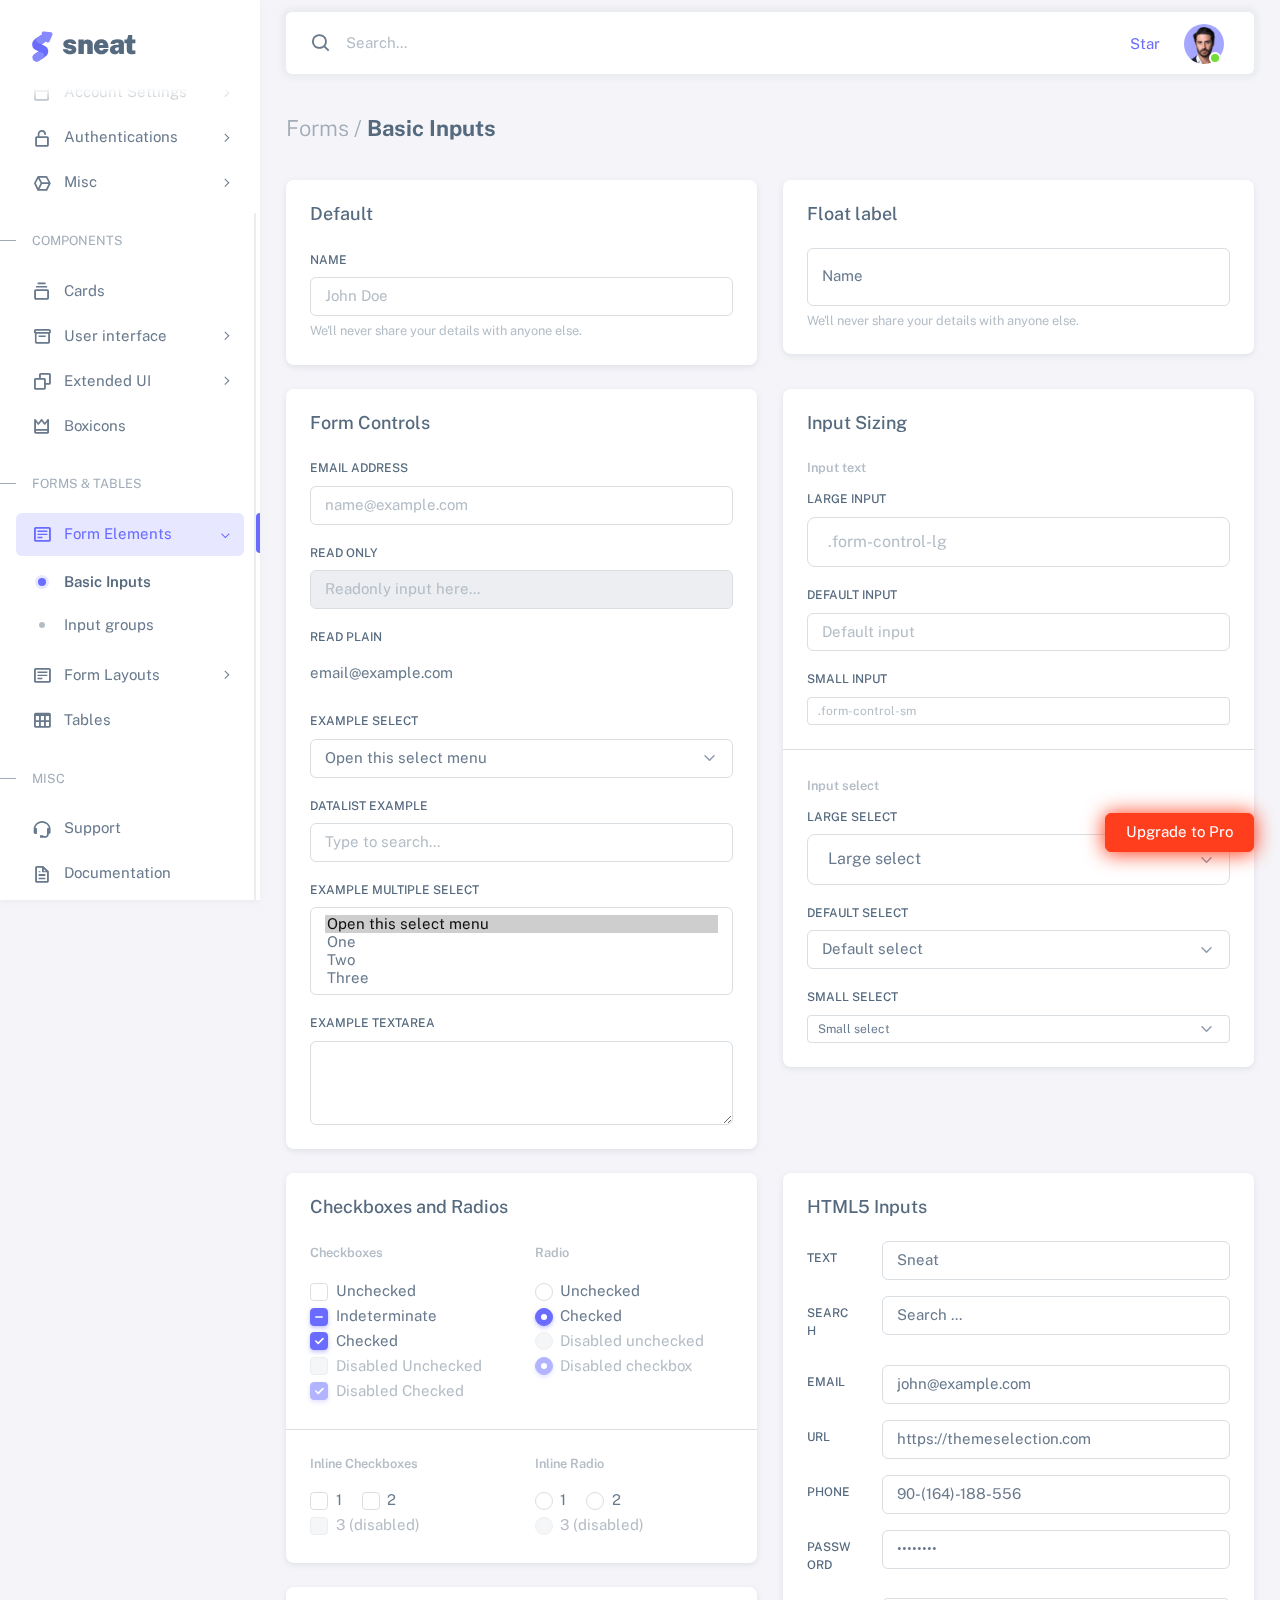
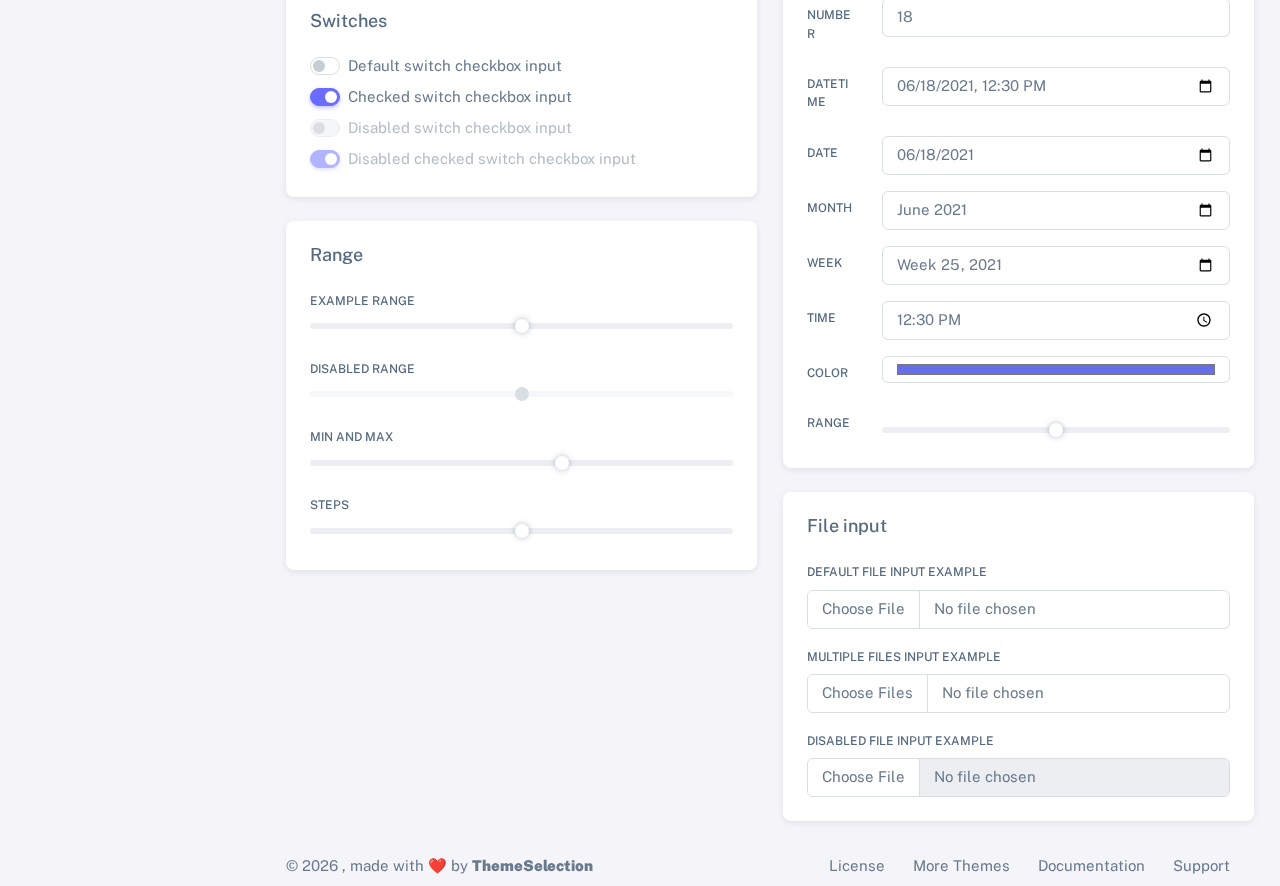
<file: rental/resources/backend/html/forms-basic-inputs.html>
<!DOCTYPE html>

<!-- =========================================================
* Sneat - Bootstrap 5 HTML Admin Template - Pro | v1.0.0
==============================================================

* Product Page: https://themeselection.com/products/sneat-bootstrap-html-admin-template/
* Created by: ThemeSelection
* License: You must have a valid license purchased in order to legally use the theme for your project.
* Copyright ThemeSelection (https://themeselection.com)

=========================================================
 -->
<!-- beautify ignore:start -->
<html
  lang="en"
  class="light-style layout-menu-fixed"
  dir="ltr"
  data-theme="theme-default"
  data-assets-path="../assets/"
  data-template="vertical-menu-template-free"
>
  <head>
    <meta charset="utf-8" />
    <meta
      name="viewport"
      content="width=device-width, initial-scale=1.0, user-scalable=no, minimum-scale=1.0, maximum-scale=1.0"
    />

    <title>Basic Inputs - Forms | Sneat - Bootstrap 5 HTML Admin Template - Pro</title>

    <meta name="description" content="" />

    <!-- Favicon -->
    <link rel="icon" type="image/x-icon" href="../assets/img/favicon/favicon.ico" />

    <!-- Fonts -->
    <link rel="preconnect" href="https://fonts.googleapis.com" />
    <link rel="preconnect" href="https://fonts.gstatic.com" crossorigin />
    <link
      href="https://fonts.googleapis.com/css2?family=Public+Sans:ital,wght@0,300;0,400;0,500;0,600;0,700;1,300;1,400;1,500;1,600;1,700&display=swap"
      rel="stylesheet"
    />

    <!-- Icons. Uncomment required icon fonts -->
    <link rel="stylesheet" href="../assets/vendor/fonts/boxicons.css" />

    <!-- Core CSS -->
    <link rel="stylesheet" href="../assets/vendor/css/core.css" class="template-customizer-core-css" />
    <link rel="stylesheet" href="../assets/vendor/css/theme-default.css" class="template-customizer-theme-css" />
    <link rel="stylesheet" href="../assets/css/demo.css" />

    <!-- Vendors CSS -->
    <link rel="stylesheet" href="../assets/vendor/libs/perfect-scrollbar/perfect-scrollbar.css" />

    <!-- Page CSS -->

    <!-- Helpers -->
    <script src="../assets/vendor/js/helpers.js"></script>

    <!--! Template customizer & Theme config files MUST be included after core stylesheets and helpers.js in the <head> section -->
    <!--? Config:  Mandatory theme config file contain global vars & default theme options, Set your preferred theme option in this file.  -->
    <script src="../assets/js/config.js"></script>
  </head>

  <body>
    <!-- Layout wrapper -->
    <div class="layout-wrapper layout-content-navbar">
      <div class="layout-container">
        <!-- Menu -->

        <aside id="layout-menu" class="layout-menu menu-vertical menu bg-menu-theme">
          <div class="app-brand demo">
            <a href="index.html" class="app-brand-link">
              <span class="app-brand-logo demo">
                <svg
                  width="25"
                  viewBox="0 0 25 42"
                  version="1.1"
                  xmlns="http://www.w3.org/2000/svg"
                  xmlns:xlink="http://www.w3.org/1999/xlink"
                >
                  <defs>
                    <path
                      d="M13.7918663,0.358365126 L3.39788168,7.44174259 C0.566865006,9.69408886 -0.379795268,12.4788597 0.557900856,15.7960551 C0.68998853,16.2305145 1.09562888,17.7872135 3.12357076,19.2293357 C3.8146334,19.7207684 5.32369333,20.3834223 7.65075054,21.2172976 L7.59773219,21.2525164 L2.63468769,24.5493413 C0.445452254,26.3002124 0.0884951797,28.5083815 1.56381646,31.1738486 C2.83770406,32.8170431 5.20850219,33.2640127 7.09180128,32.5391577 C8.347334,32.0559211 11.4559176,30.0011079 16.4175519,26.3747182 C18.0338572,24.4997857 18.6973423,22.4544883 18.4080071,20.2388261 C17.963753,17.5346866 16.1776345,15.5799961 13.0496516,14.3747546 L10.9194936,13.4715819 L18.6192054,7.984237 L13.7918663,0.358365126 Z"
                      id="path-1"
                    ></path>
                    <path
                      d="M5.47320593,6.00457225 C4.05321814,8.216144 4.36334763,10.0722806 6.40359441,11.5729822 C8.61520715,12.571656 10.0999176,13.2171421 10.8577257,13.5094407 L15.5088241,14.433041 L18.6192054,7.984237 C15.5364148,3.11535317 13.9273018,0.573395879 13.7918663,0.358365126 C13.5790555,0.511491653 10.8061687,2.3935607 5.47320593,6.00457225 Z"
                      id="path-3"
                    ></path>
                    <path
                      d="M7.50063644,21.2294429 L12.3234468,23.3159332 C14.1688022,24.7579751 14.397098,26.4880487 13.008334,28.506154 C11.6195701,30.5242593 10.3099883,31.790241 9.07958868,32.3040991 C5.78142938,33.4346997 4.13234973,34 4.13234973,34 C4.13234973,34 2.75489982,33.0538207 2.37032616e-14,31.1614621 C-0.55822714,27.8186216 -0.55822714,26.0572515 -4.05231404e-15,25.8773518 C0.83734071,25.6075023 2.77988457,22.8248993 3.3049379,22.52991 C3.65497346,22.3332504 5.05353963,21.8997614 7.50063644,21.2294429 Z"
                      id="path-4"
                    ></path>
                    <path
                      d="M20.6,7.13333333 L25.6,13.8 C26.2627417,14.6836556 26.0836556,15.9372583 25.2,16.6 C24.8538077,16.8596443 24.4327404,17 24,17 L14,17 C12.8954305,17 12,16.1045695 12,15 C12,14.5672596 12.1403557,14.1461923 12.4,13.8 L17.4,7.13333333 C18.0627417,6.24967773 19.3163444,6.07059163 20.2,6.73333333 C20.3516113,6.84704183 20.4862915,6.981722 20.6,7.13333333 Z"
                      id="path-5"
                    ></path>
                  </defs>
                  <g id="g-app-brand" stroke="none" stroke-width="1" fill="none" fill-rule="evenodd">
                    <g id="Brand-Logo" transform="translate(-27.000000, -15.000000)">
                      <g id="Icon" transform="translate(27.000000, 15.000000)">
                        <g id="Mask" transform="translate(0.000000, 8.000000)">
                          <mask id="mask-2" fill="white">
                            <use xlink:href="#path-1"></use>
                          </mask>
                          <use fill="#696cff" xlink:href="#path-1"></use>
                          <g id="Path-3" mask="url(#mask-2)">
                            <use fill="#696cff" xlink:href="#path-3"></use>
                            <use fill-opacity="0.2" fill="#FFFFFF" xlink:href="#path-3"></use>
                          </g>
                          <g id="Path-4" mask="url(#mask-2)">
                            <use fill="#696cff" xlink:href="#path-4"></use>
                            <use fill-opacity="0.2" fill="#FFFFFF" xlink:href="#path-4"></use>
                          </g>
                        </g>
                        <g
                          id="Triangle"
                          transform="translate(19.000000, 11.000000) rotate(-300.000000) translate(-19.000000, -11.000000) "
                        >
                          <use fill="#696cff" xlink:href="#path-5"></use>
                          <use fill-opacity="0.2" fill="#FFFFFF" xlink:href="#path-5"></use>
                        </g>
                      </g>
                    </g>
                  </g>
                </svg>
              </span>
              <span class="app-brand-text demo menu-text fw-bolder ms-2">Sneat</span>
            </a>

            <a href="javascript:void(0);" class="layout-menu-toggle menu-link text-large ms-auto d-block d-xl-none">
              <i class="bx bx-chevron-left bx-sm align-middle"></i>
            </a>
          </div>

          <div class="menu-inner-shadow"></div>

          <ul class="menu-inner py-1">
            <!-- Dashboard -->
            <li class="menu-item">
              <a href="index.html" class="menu-link">
                <i class="menu-icon tf-icons bx bx-home-circle"></i>
                <div data-i18n="Analytics">Dashboard</div>
              </a>
            </li>

            <!-- Layouts -->
            <li class="menu-item">
              <a href="javascript:void(0);" class="menu-link menu-toggle">
                <i class="menu-icon tf-icons bx bx-layout"></i>
                <div data-i18n="Layouts">Layouts</div>
              </a>

              <ul class="menu-sub">
                <li class="menu-item">
                  <a href="layouts-without-menu.html" class="menu-link">
                    <div data-i18n="Without menu">Without menu</div>
                  </a>
                </li>
                <li class="menu-item">
                  <a href="layouts-without-navbar.html" class="menu-link">
                    <div data-i18n="Without navbar">Without navbar</div>
                  </a>
                </li>
                <li class="menu-item">
                  <a href="layouts-container.html" class="menu-link">
                    <div data-i18n="Container">Container</div>
                  </a>
                </li>
                <li class="menu-item">
                  <a href="layouts-fluid.html" class="menu-link">
                    <div data-i18n="Fluid">Fluid</div>
                  </a>
                </li>
                <li class="menu-item">
                  <a href="layouts-blank.html" class="menu-link">
                    <div data-i18n="Blank">Blank</div>
                  </a>
                </li>
              </ul>
            </li>

            <li class="menu-header small text-uppercase">
              <span class="menu-header-text">Pages</span>
            </li>
            <li class="menu-item">
              <a href="javascript:void(0);" class="menu-link menu-toggle">
                <i class="menu-icon tf-icons bx bx-dock-top"></i>
                <div data-i18n="Account Settings">Account Settings</div>
              </a>
              <ul class="menu-sub">
                <li class="menu-item">
                  <a href="pages-account-settings-account.html" class="menu-link">
                    <div data-i18n="Account">Account</div>
                  </a>
                </li>
                <li class="menu-item">
                  <a href="pages-account-settings-notifications.html" class="menu-link">
                    <div data-i18n="Notifications">Notifications</div>
                  </a>
                </li>
                <li class="menu-item">
                  <a href="pages-account-settings-connections.html" class="menu-link">
                    <div data-i18n="Connections">Connections</div>
                  </a>
                </li>
              </ul>
            </li>
            <li class="menu-item">
              <a href="javascript:void(0);" class="menu-link menu-toggle">
                <i class="menu-icon tf-icons bx bx-lock-open-alt"></i>
                <div data-i18n="Authentications">Authentications</div>
              </a>
              <ul class="menu-sub">
                <li class="menu-item">
                  <a href="auth-login-basic.html" class="menu-link" target="_blank">
                    <div data-i18n="Basic">Login</div>
                  </a>
                </li>
                <li class="menu-item">
                  <a href="auth-register-basic.html" class="menu-link" target="_blank">
                    <div data-i18n="Basic">Register</div>
                  </a>
                </li>
                <li class="menu-item">
                  <a href="auth-forgot-password-basic.html" class="menu-link" target="_blank">
                    <div data-i18n="Basic">Forgot Password</div>
                  </a>
                </li>
              </ul>
            </li>
            <li class="menu-item">
              <a href="javascript:void(0);" class="menu-link menu-toggle">
                <i class="menu-icon tf-icons bx bx-cube-alt"></i>
                <div data-i18n="Misc">Misc</div>
              </a>
              <ul class="menu-sub">
                <li class="menu-item">
                  <a href="pages-misc-error.html" class="menu-link">
                    <div data-i18n="Error">Error</div>
                  </a>
                </li>
                <li class="menu-item">
                  <a href="pages-misc-under-maintenance.html" class="menu-link">
                    <div data-i18n="Under Maintenance">Under Maintenance</div>
                  </a>
                </li>
              </ul>
            </li>
            <!-- Components -->
            <li class="menu-header small text-uppercase"><span class="menu-header-text">Components</span></li>
            <!-- Cards -->
            <li class="menu-item">
              <a href="cards-basic.html" class="menu-link">
                <i class="menu-icon tf-icons bx bx-collection"></i>
                <div data-i18n="Basic">Cards</div>
              </a>
            </li>
            <!-- User interface -->
            <li class="menu-item">
              <a href="javascript:void(0)" class="menu-link menu-toggle">
                <i class="menu-icon tf-icons bx bx-box"></i>
                <div data-i18n="User interface">User interface</div>
              </a>
              <ul class="menu-sub">
                <li class="menu-item">
                  <a href="ui-accordion.html" class="menu-link">
                    <div data-i18n="Accordion">Accordion</div>
                  </a>
                </li>
                <li class="menu-item">
                  <a href="ui-alerts.html" class="menu-link">
                    <div data-i18n="Alerts">Alerts</div>
                  </a>
                </li>
                <li class="menu-item">
                  <a href="ui-badges.html" class="menu-link">
                    <div data-i18n="Badges">Badges</div>
                  </a>
                </li>
                <li class="menu-item">
                  <a href="ui-buttons.html" class="menu-link">
                    <div data-i18n="Buttons">Buttons</div>
                  </a>
                </li>
                <li class="menu-item">
                  <a href="ui-carousel.html" class="menu-link">
                    <div data-i18n="Carousel">Carousel</div>
                  </a>
                </li>
                <li class="menu-item">
                  <a href="ui-collapse.html" class="menu-link">
                    <div data-i18n="Collapse">Collapse</div>
                  </a>
                </li>
                <li class="menu-item">
                  <a href="ui-dropdowns.html" class="menu-link">
                    <div data-i18n="Dropdowns">Dropdowns</div>
                  </a>
                </li>
                <li class="menu-item">
                  <a href="ui-footer.html" class="menu-link">
                    <div data-i18n="Footer">Footer</div>
                  </a>
                </li>
                <li class="menu-item">
                  <a href="ui-list-groups.html" class="menu-link">
                    <div data-i18n="List Groups">List groups</div>
                  </a>
                </li>
                <li class="menu-item">
                  <a href="ui-modals.html" class="menu-link">
                    <div data-i18n="Modals">Modals</div>
                  </a>
                </li>
                <li class="menu-item">
                  <a href="ui-navbar.html" class="menu-link">
                    <div data-i18n="Navbar">Navbar</div>
                  </a>
                </li>
                <li class="menu-item">
                  <a href="ui-offcanvas.html" class="menu-link">
                    <div data-i18n="Offcanvas">Offcanvas</div>
                  </a>
                </li>
                <li class="menu-item">
                  <a href="ui-pagination-breadcrumbs.html" class="menu-link">
                    <div data-i18n="Pagination &amp; Breadcrumbs">Pagination &amp; Breadcrumbs</div>
                  </a>
                </li>
                <li class="menu-item">
                  <a href="ui-progress.html" class="menu-link">
                    <div data-i18n="Progress">Progress</div>
                  </a>
                </li>
                <li class="menu-item">
                  <a href="ui-spinners.html" class="menu-link">
                    <div data-i18n="Spinners">Spinners</div>
                  </a>
                </li>
                <li class="menu-item">
                  <a href="ui-tabs-pills.html" class="menu-link">
                    <div data-i18n="Tabs &amp; Pills">Tabs &amp; Pills</div>
                  </a>
                </li>
                <li class="menu-item">
                  <a href="ui-toasts.html" class="menu-link">
                    <div data-i18n="Toasts">Toasts</div>
                  </a>
                </li>
                <li class="menu-item">
                  <a href="ui-tooltips-popovers.html" class="menu-link">
                    <div data-i18n="Tooltips & Popovers">Tooltips &amp; popovers</div>
                  </a>
                </li>
                <li class="menu-item">
                  <a href="ui-typography.html" class="menu-link">
                    <div data-i18n="Typography">Typography</div>
                  </a>
                </li>
              </ul>
            </li>

            <!-- Extended components -->
            <li class="menu-item">
              <a href="javascript:void(0)" class="menu-link menu-toggle">
                <i class="menu-icon tf-icons bx bx-copy"></i>
                <div data-i18n="Extended UI">Extended UI</div>
              </a>
              <ul class="menu-sub">
                <li class="menu-item">
                  <a href="extended-ui-perfect-scrollbar.html" class="menu-link">
                    <div data-i18n="Perfect Scrollbar">Perfect scrollbar</div>
                  </a>
                </li>
                <li class="menu-item">
                  <a href="extended-ui-text-divider.html" class="menu-link">
                    <div data-i18n="Text Divider">Text Divider</div>
                  </a>
                </li>
              </ul>
            </li>

            <li class="menu-item">
              <a href="icons-boxicons.html" class="menu-link">
                <i class="menu-icon tf-icons bx bx-crown"></i>
                <div data-i18n="Boxicons">Boxicons</div>
              </a>
            </li>

            <!-- Forms & Tables -->
            <li class="menu-header small text-uppercase"><span class="menu-header-text">Forms &amp; Tables</span></li>
            <!-- Forms -->
            <li class="menu-item active open">
              <a href="javascript:void(0);" class="menu-link menu-toggle">
                <i class="menu-icon tf-icons bx bx-detail"></i>
                <div data-i18n="Form Elements">Form Elements</div>
              </a>
              <ul class="menu-sub">
                <li class="menu-item active">
                  <a href="forms-basic-inputs.html" class="menu-link">
                    <div data-i18n="Basic Inputs">Basic Inputs</div>
                  </a>
                </li>
                <li class="menu-item">
                  <a href="forms-input-groups.html" class="menu-link">
                    <div data-i18n="Input groups">Input groups</div>
                  </a>
                </li>
              </ul>
            </li>
            <li class="menu-item">
              <a href="javascript:void(0);" class="menu-link menu-toggle">
                <i class="menu-icon tf-icons bx bx-detail"></i>
                <div data-i18n="Form Layouts">Form Layouts</div>
              </a>
              <ul class="menu-sub">
                <li class="menu-item">
                  <a href="form-layouts-vertical.html" class="menu-link">
                    <div data-i18n="Vertical Form">Vertical Form</div>
                  </a>
                </li>
                <li class="menu-item">
                  <a href="form-layouts-horizontal.html" class="menu-link">
                    <div data-i18n="Horizontal Form">Horizontal Form</div>
                  </a>
                </li>
              </ul>
            </li>
            <!-- Tables -->
            <li class="menu-item">
              <a href="tables-basic.html" class="menu-link">
                <i class="menu-icon tf-icons bx bx-table"></i>
                <div data-i18n="Tables">Tables</div>
              </a>
            </li>
            <!-- Misc -->
            <li class="menu-header small text-uppercase"><span class="menu-header-text">Misc</span></li>
            <li class="menu-item">
              <a
                href="https://github.com/themeselection/sneat-html-admin-template-free/issues"
                target="_blank"
                class="menu-link"
              >
                <i class="menu-icon tf-icons bx bx-support"></i>
                <div data-i18n="Support">Support</div>
              </a>
            </li>
            <li class="menu-item">
              <a
                href="https://themeselection.com/demo/sneat-bootstrap-html-admin-template/documentation/"
                target="_blank"
                class="menu-link"
              >
                <i class="menu-icon tf-icons bx bx-file"></i>
                <div data-i18n="Documentation">Documentation</div>
              </a>
            </li>
          </ul>
        </aside>
        <!-- / Menu -->

        <!-- Layout container -->
        <div class="layout-page">
          <!-- Navbar -->

          <nav
            class="layout-navbar container-xxl navbar navbar-expand-xl navbar-detached align-items-center bg-navbar-theme"
            id="layout-navbar"
          >
            <div class="layout-menu-toggle navbar-nav align-items-xl-center me-3 me-xl-0 d-xl-none">
              <a class="nav-item nav-link px-0 me-xl-4" href="javascript:void(0)">
                <i class="bx bx-menu bx-sm"></i>
              </a>
            </div>

            <div class="navbar-nav-right d-flex align-items-center" id="navbar-collapse">
              <!-- Search -->
              <div class="navbar-nav align-items-center">
                <div class="nav-item d-flex align-items-center">
                  <i class="bx bx-search fs-4 lh-0"></i>
                  <input
                    type="text"
                    class="form-control border-0 shadow-none"
                    placeholder="Search..."
                    aria-label="Search..."
                  />
                </div>
              </div>
              <!-- /Search -->

              <ul class="navbar-nav flex-row align-items-center ms-auto">
                <!-- Place this tag where you want the button to render. -->
                <li class="nav-item lh-1 me-3">
                  <a
                    class="github-button"
                    href="https://github.com/themeselection/sneat-html-admin-template-free"
                    data-icon="octicon-star"
                    data-size="large"
                    data-show-count="true"
                    aria-label="Star themeselection/sneat-html-admin-template-free on GitHub"
                    >Star</a
                  >
                </li>

                <!-- User -->
                <li class="nav-item navbar-dropdown dropdown-user dropdown">
                  <a class="nav-link dropdown-toggle hide-arrow" href="javascript:void(0);" data-bs-toggle="dropdown">
                    <div class="avatar avatar-online">
                      <img src="../assets/img/avatars/1.png" alt class="w-px-40 h-auto rounded-circle" />
                    </div>
                  </a>
                  <ul class="dropdown-menu dropdown-menu-end">
                    <li>
                      <a class="dropdown-item" href="#">
                        <div class="d-flex">
                          <div class="flex-shrink-0 me-3">
                            <div class="avatar avatar-online">
                              <img src="../assets/img/avatars/1.png" alt class="w-px-40 h-auto rounded-circle" />
                            </div>
                          </div>
                          <div class="flex-grow-1">
                            <span class="fw-semibold d-block">John Doe</span>
                            <small class="text-muted">Admin</small>
                          </div>
                        </div>
                      </a>
                    </li>
                    <li>
                      <div class="dropdown-divider"></div>
                    </li>
                    <li>
                      <a class="dropdown-item" href="#">
                        <i class="bx bx-user me-2"></i>
                        <span class="align-middle">My Profile</span>
                      </a>
                    </li>
                    <li>
                      <a class="dropdown-item" href="#">
                        <i class="bx bx-cog me-2"></i>
                        <span class="align-middle">Settings</span>
                      </a>
                    </li>
                    <li>
                      <a class="dropdown-item" href="#">
                        <span class="d-flex align-items-center align-middle">
                          <i class="flex-shrink-0 bx bx-credit-card me-2"></i>
                          <span class="flex-grow-1 align-middle">Billing</span>
                          <span class="flex-shrink-0 badge badge-center rounded-pill bg-danger w-px-20 h-px-20">4</span>
                        </span>
                      </a>
                    </li>
                    <li>
                      <div class="dropdown-divider"></div>
                    </li>
                    <li>
                      <a class="dropdown-item" href="auth-login-basic.html">
                        <i class="bx bx-power-off me-2"></i>
                        <span class="align-middle">Log Out</span>
                      </a>
                    </li>
                  </ul>
                </li>
                <!--/ User -->
              </ul>
            </div>
          </nav>

          <!-- / Navbar -->

          <!-- Content wrapper -->
          <div class="content-wrapper">
            <!-- Content -->

            <div class="container-xxl flex-grow-1 container-p-y">
              <h4 class="fw-bold py-3 mb-4"><span class="text-muted fw-light">Forms /</span> Basic Inputs</h4>

              <div class="row">
                <div class="col-md-6">
                  <div class="card mb-4">
                    <h5 class="card-header">Default</h5>
                    <div class="card-body">
                      <div>
                        <label for="defaultFormControlInput" class="form-label">Name</label>
                        <input
                          type="text"
                          class="form-control"
                          id="defaultFormControlInput"
                          placeholder="John Doe"
                          aria-describedby="defaultFormControlHelp"
                        />
                        <div id="defaultFormControlHelp" class="form-text">
                          We'll never share your details with anyone else.
                        </div>
                      </div>
                    </div>
                  </div>
                </div>
                <div class="col-md-6">
                  <div class="card mb-4">
                    <h5 class="card-header">Float label</h5>
                    <div class="card-body">
                      <div class="form-floating">
                        <input
                          type="text"
                          class="form-control"
                          id="floatingInput"
                          placeholder="John Doe"
                          aria-describedby="floatingInputHelp"
                        />
                        <label for="floatingInput">Name</label>
                        <div id="floatingInputHelp" class="form-text">
                          We'll never share your details with anyone else.
                        </div>
                      </div>
                    </div>
                  </div>
                </div>

                <!-- Form controls -->
                <div class="col-md-6">
                  <div class="card mb-4">
                    <h5 class="card-header">Form Controls</h5>
                    <div class="card-body">
                      <div class="mb-3">
                        <label for="exampleFormControlInput1" class="form-label">Email address</label>
                        <input
                          type="email"
                          class="form-control"
                          id="exampleFormControlInput1"
                          placeholder="name@example.com"
                        />
                      </div>
                      <div class="mb-3">
                        <label for="exampleFormControlReadOnlyInput1" class="form-label">Read only</label>
                        <input
                          class="form-control"
                          type="text"
                          id="exampleFormControlReadOnlyInput1"
                          placeholder="Readonly input here..."
                          readonly
                        />
                      </div>
                      <div class="mb-3">
                        <label for="exampleFormControlReadOnlyInputPlain1" class="form-label">Read plain</label>
                        <input
                          type="text"
                          readonly
                          class="form-control-plaintext"
                          id="exampleFormControlReadOnlyInputPlain1"
                          value="email@example.com"
                        />
                      </div>
                      <div class="mb-3">
                        <label for="exampleFormControlSelect1" class="form-label">Example select</label>
                        <select class="form-select" id="exampleFormControlSelect1" aria-label="Default select example">
                          <option selected>Open this select menu</option>
                          <option value="1">One</option>
                          <option value="2">Two</option>
                          <option value="3">Three</option>
                        </select>
                      </div>
                      <div class="mb-3">
                        <label for="exampleDataList" class="form-label">Datalist example</label>
                        <input
                          class="form-control"
                          list="datalistOptions"
                          id="exampleDataList"
                          placeholder="Type to search..."
                        />
                        <datalist id="datalistOptions">
                          <option value="San Francisco"></option>
                          <option value="New York"></option>
                          <option value="Seattle"></option>
                          <option value="Los Angeles"></option>
                          <option value="Chicago"></option>
                        </datalist>
                      </div>
                      <div class="mb-3">
                        <label for="exampleFormControlSelect2" class="form-label">Example multiple select</label>
                        <select
                          multiple
                          class="form-select"
                          id="exampleFormControlSelect2"
                          aria-label="Multiple select example"
                        >
                          <option selected>Open this select menu</option>
                          <option value="1">One</option>
                          <option value="2">Two</option>
                          <option value="3">Three</option>
                        </select>
                      </div>
                      <div>
                        <label for="exampleFormControlTextarea1" class="form-label">Example textarea</label>
                        <textarea class="form-control" id="exampleFormControlTextarea1" rows="3"></textarea>
                      </div>
                    </div>
                  </div>
                </div>

                <!-- Input Sizing -->
                <div class="col-md-6">
                  <div class="card mb-4">
                    <h5 class="card-header">Input Sizing</h5>
                    <div class="card-body">
                      <small class="text-light fw-semibold">Input text</small>

                      <div class="mt-2 mb-3">
                        <label for="largeInput" class="form-label">Large input</label>
                        <input
                          id="largeInput"
                          class="form-control form-control-lg"
                          type="text"
                          placeholder=".form-control-lg"
                        />
                      </div>
                      <div class="mb-3">
                        <label for="defaultInput" class="form-label">Default input</label>
                        <input id="defaultInput" class="form-control" type="text" placeholder="Default input" />
                      </div>
                      <div>
                        <label for="smallInput" class="form-label">Small input</label>
                        <input
                          id="smallInput"
                          class="form-control form-control-sm"
                          type="text"
                          placeholder=".form-control-sm"
                        />
                      </div>
                    </div>
                    <hr class="m-0" />
                    <div class="card-body">
                      <small class="text-light fw-semibold">Input select</small>
                      <div class="mt-2 mb-3">
                        <label for="largeSelect" class="form-label">Large select</label>
                        <select id="largeSelect" class="form-select form-select-lg">
                          <option>Large select</option>
                          <option value="1">One</option>
                          <option value="2">Two</option>
                          <option value="3">Three</option>
                        </select>
                      </div>
                      <div class="mb-3">
                        <label for="defaultSelect" class="form-label">Default select</label>
                        <select id="defaultSelect" class="form-select">
                          <option>Default select</option>
                          <option value="1">One</option>
                          <option value="2">Two</option>
                          <option value="3">Three</option>
                        </select>
                      </div>
                      <div>
                        <label for="smallSelect" class="form-label">Small select</label>
                        <select id="smallSelect" class="form-select form-select-sm">
                          <option>Small select</option>
                          <option value="1">One</option>
                          <option value="2">Two</option>
                          <option value="3">Three</option>
                        </select>
                      </div>
                    </div>
                  </div>
                </div>

                <!-- Default Checkboxes and radios & Default checkboxes and radios -->
                <div class="col-xl-6">
                  <div class="card mb-4">
                    <h5 class="card-header">Checkboxes and Radios</h5>
                    <!-- Checkboxes and Radios -->
                    <div class="card-body">
                      <div class="row gy-3">
                        <div class="col-md">
                          <small class="text-light fw-semibold">Checkboxes</small>
                          <div class="form-check mt-3">
                            <input class="form-check-input" type="checkbox" value="" id="defaultCheck1" />
                            <label class="form-check-label" for="defaultCheck1"> Unchecked </label>
                          </div>
                          <div class="form-check">
                            <input class="form-check-input" type="checkbox" value="" id="defaultCheck2" checked />
                            <label class="form-check-label" for="defaultCheck2"> Indeterminate </label>
                          </div>
                          <div class="form-check">
                            <input class="form-check-input" type="checkbox" value="" id="defaultCheck3" checked />
                            <label class="form-check-label" for="defaultCheck3"> Checked </label>
                          </div>
                          <div class="form-check">
                            <input class="form-check-input" type="checkbox" value="" id="disabledCheck1" disabled />
                            <label class="form-check-label" for="disabledCheck1"> Disabled Unchecked </label>
                          </div>
                          <div class="form-check">
                            <input
                              class="form-check-input"
                              type="checkbox"
                              value=""
                              id="disabledCheck2"
                              disabled
                              checked
                            />
                            <label class="form-check-label" for="disabledCheck2"> Disabled Checked </label>
                          </div>
                        </div>
                        <div class="col-md">
                          <small class="text-light fw-semibold">Radio</small>
                          <div class="form-check mt-3">
                            <input
                              name="default-radio-1"
                              class="form-check-input"
                              type="radio"
                              value=""
                              id="defaultRadio1"
                            />
                            <label class="form-check-label" for="defaultRadio1"> Unchecked </label>
                          </div>
                          <div class="form-check">
                            <input
                              name="default-radio-1"
                              class="form-check-input"
                              type="radio"
                              value=""
                              id="defaultRadio2"
                              checked
                            />
                            <label class="form-check-label" for="defaultRadio2"> Checked </label>
                          </div>
                          <div class="form-check">
                            <input class="form-check-input" type="radio" value="" id="disabledRadio1" disabled />
                            <label class="form-check-label" for="disabledRadio1"> Disabled unchecked </label>
                          </div>
                          <div class="form-check">
                            <input
                              class="form-check-input"
                              type="radio"
                              value=""
                              id="disabledRadio2"
                              disabled
                              checked
                            />
                            <label class="form-check-label" for="disabledRadio2"> Disabled checkbox </label>
                          </div>
                        </div>
                      </div>
                    </div>
                    <hr class="m-0" />
                    <!-- Inline Checkboxes -->
                    <div class="card-body">
                      <div class="row gy-3">
                        <div class="col-md">
                          <small class="text-light fw-semibold d-block">Inline Checkboxes</small>
                          <div class="form-check form-check-inline mt-3">
                            <input class="form-check-input" type="checkbox" id="inlineCheckbox1" value="option1" />
                            <label class="form-check-label" for="inlineCheckbox1">1</label>
                          </div>
                          <div class="form-check form-check-inline">
                            <input class="form-check-input" type="checkbox" id="inlineCheckbox2" value="option2" />
                            <label class="form-check-label" for="inlineCheckbox2">2</label>
                          </div>
                          <div class="form-check form-check-inline">
                            <input
                              class="form-check-input"
                              type="checkbox"
                              id="inlineCheckbox3"
                              value="option3"
                              disabled
                            />
                            <label class="form-check-label" for="inlineCheckbox3">3 (disabled)</label>
                          </div>
                        </div>
                        <div class="col-md">
                          <small class="text-light fw-semibold d-block">Inline Radio</small>
                          <div class="form-check form-check-inline mt-3">
                            <input
                              class="form-check-input"
                              type="radio"
                              name="inlineRadioOptions"
                              id="inlineRadio1"
                              value="option1"
                            />
                            <label class="form-check-label" for="inlineRadio1">1</label>
                          </div>
                          <div class="form-check form-check-inline">
                            <input
                              class="form-check-input"
                              type="radio"
                              name="inlineRadioOptions"
                              id="inlineRadio2"
                              value="option2"
                            />
                            <label class="form-check-label" for="inlineRadio2">2</label>
                          </div>
                          <div class="form-check form-check-inline">
                            <input
                              class="form-check-input"
                              type="radio"
                              name="inlineRadioOptions"
                              id="inlineRadio3"
                              value="option3"
                              disabled
                            />
                            <label class="form-check-label" for="inlineRadio3">3 (disabled)</label>
                          </div>
                        </div>
                      </div>
                    </div>
                  </div>

                  <!-- Switches -->
                  <div class="card mb-4">
                    <h5 class="card-header">Switches</h5>
                    <div class="card-body">
                      <div class="form-check form-switch mb-2">
                        <input class="form-check-input" type="checkbox" id="flexSwitchCheckDefault" />
                        <label class="form-check-label" for="flexSwitchCheckDefault"
                          >Default switch checkbox input</label
                        >
                      </div>
                      <div class="form-check form-switch mb-2">
                        <input class="form-check-input" type="checkbox" id="flexSwitchCheckChecked" checked />
                        <label class="form-check-label" for="flexSwitchCheckChecked"
                          >Checked switch checkbox input</label
                        >
                      </div>
                      <div class="form-check form-switch mb-2">
                        <input class="form-check-input" type="checkbox" id="flexSwitchCheckDisabled" disabled />
                        <label class="form-check-label" for="flexSwitchCheckDisabled"
                          >Disabled switch checkbox input</label
                        >
                      </div>
                      <div class="form-check form-switch">
                        <input
                          class="form-check-input"
                          type="checkbox"
                          id="flexSwitchCheckCheckedDisabled"
                          checked
                          disabled
                        />
                        <label class="form-check-label" for="flexSwitchCheckCheckedDisabled"
                          >Disabled checked switch checkbox input</label
                        >
                      </div>
                    </div>
                  </div>

                  <!-- Range -->
                  <div class="card mb-4 mb-xl-0">
                    <h5 class="card-header">Range</h5>
                    <div class="card-body">
                      <div class="mb-3">
                        <label for="formRange1" class="form-label">Example range</label>
                        <input type="range" class="form-range" id="formRange1" />
                      </div>
                      <div class="mb-3">
                        <label for="disabledRange" class="form-label">Disabled range</label>
                        <input type="range" class="form-range" id="disabledRange" disabled />
                      </div>
                      <div class="mb-3">
                        <label for="formRange2" class="form-label">Min and max</label>
                        <input type="range" class="form-range" min="0" max="5" id="formRange2" />
                      </div>
                      <div>
                        <label for="formRange3" class="form-label">Steps</label>
                        <input type="range" class="form-range" min="0" max="5" step="0.5" id="formRange3" />
                      </div>
                    </div>
                  </div>
                </div>

                <div class="col-xl-6">
                  <!-- HTML5 Inputs -->
                  <div class="card mb-4">
                    <h5 class="card-header">HTML5 Inputs</h5>
                    <div class="card-body">
                      <div class="mb-3 row">
                        <label for="html5-text-input" class="col-md-2 col-form-label">Text</label>
                        <div class="col-md-10">
                          <input class="form-control" type="text" value="Sneat" id="html5-text-input" />
                        </div>
                      </div>
                      <div class="mb-3 row">
                        <label for="html5-search-input" class="col-md-2 col-form-label">Search</label>
                        <div class="col-md-10">
                          <input class="form-control" type="search" value="Search ..." id="html5-search-input" />
                        </div>
                      </div>
                      <div class="mb-3 row">
                        <label for="html5-email-input" class="col-md-2 col-form-label">Email</label>
                        <div class="col-md-10">
                          <input class="form-control" type="email" value="john@example.com" id="html5-email-input" />
                        </div>
                      </div>
                      <div class="mb-3 row">
                        <label for="html5-url-input" class="col-md-2 col-form-label">URL</label>
                        <div class="col-md-10">
                          <input
                            class="form-control"
                            type="url"
                            value="https://themeselection.com"
                            id="html5-url-input"
                          />
                        </div>
                      </div>
                      <div class="mb-3 row">
                        <label for="html5-tel-input" class="col-md-2 col-form-label">Phone</label>
                        <div class="col-md-10">
                          <input class="form-control" type="tel" value="90-(164)-188-556" id="html5-tel-input" />
                        </div>
                      </div>
                      <div class="mb-3 row">
                        <label for="html5-password-input" class="col-md-2 col-form-label">Password</label>
                        <div class="col-md-10">
                          <input class="form-control" type="password" value="password" id="html5-password-input" />
                        </div>
                      </div>
                      <div class="mb-3 row">
                        <label for="html5-number-input" class="col-md-2 col-form-label">Number</label>
                        <div class="col-md-10">
                          <input class="form-control" type="number" value="18" id="html5-number-input" />
                        </div>
                      </div>
                      <div class="mb-3 row">
                        <label for="html5-datetime-local-input" class="col-md-2 col-form-label">Datetime</label>
                        <div class="col-md-10">
                          <input
                            class="form-control"
                            type="datetime-local"
                            value="2021-06-18T12:30:00"
                            id="html5-datetime-local-input"
                          />
                        </div>
                      </div>
                      <div class="mb-3 row">
                        <label for="html5-date-input" class="col-md-2 col-form-label">Date</label>
                        <div class="col-md-10">
                          <input class="form-control" type="date" value="2021-06-18" id="html5-date-input" />
                        </div>
                      </div>
                      <div class="mb-3 row">
                        <label for="html5-month-input" class="col-md-2 col-form-label">Month</label>
                        <div class="col-md-10">
                          <input class="form-control" type="month" value="2021-06" id="html5-month-input" />
                        </div>
                      </div>
                      <div class="mb-3 row">
                        <label for="html5-week-input" class="col-md-2 col-form-label">Week</label>
                        <div class="col-md-10">
                          <input class="form-control" type="week" value="2021-W25" id="html5-week-input" />
                        </div>
                      </div>
                      <div class="mb-3 row">
                        <label for="html5-time-input" class="col-md-2 col-form-label">Time</label>
                        <div class="col-md-10">
                          <input class="form-control" type="time" value="12:30:00" id="html5-time-input" />
                        </div>
                      </div>
                      <div class="mb-3 row">
                        <label for="html5-color-input" class="col-md-2 col-form-label">Color</label>
                        <div class="col-md-10">
                          <input class="form-control" type="color" value="#666EE8" id="html5-color-input" />
                        </div>
                      </div>
                      <div class="row">
                        <label for="html5-range" class="col-md-2 col-form-label">Range</label>
                        <div class="col-md-10">
                          <input type="range" class="form-range mt-3" id="html5-range" />
                        </div>
                      </div>
                    </div>
                  </div>

                  <!-- File input -->
                  <div class="card">
                    <h5 class="card-header">File input</h5>
                    <div class="card-body">
                      <div class="mb-3">
                        <label for="formFile" class="form-label">Default file input example</label>
                        <input class="form-control" type="file" id="formFile" />
                      </div>
                      <div class="mb-3">
                        <label for="formFileMultiple" class="form-label">Multiple files input example</label>
                        <input class="form-control" type="file" id="formFileMultiple" multiple />
                      </div>
                      <div>
                        <label for="formFileDisabled" class="form-label">Disabled file input example</label>
                        <input class="form-control" type="file" id="formFileDisabled" disabled />
                      </div>
                    </div>
                  </div>
                </div>
              </div>
            </div>
            <!-- / Content -->

            <!-- Footer -->
            <footer class="content-footer footer bg-footer-theme">
              <div class="container-xxl d-flex flex-wrap justify-content-between py-2 flex-md-row flex-column">
                <div class="mb-2 mb-md-0">
                  ©
                  <script>
                    document.write(new Date().getFullYear());
                  </script>
                  , made with ❤️ by
                  <a href="https://themeselection.com" target="_blank" class="footer-link fw-bolder">ThemeSelection</a>
                </div>
                <div>
                  <a href="https://themeselection.com/license/" class="footer-link me-4" target="_blank">License</a>
                  <a href="https://themeselection.com/" target="_blank" class="footer-link me-4">More Themes</a>

                  <a
                    href="https://themeselection.com/demo/sneat-bootstrap-html-admin-template/documentation/"
                    target="_blank"
                    class="footer-link me-4"
                    >Documentation</a
                  >

                  <a
                    href="https://github.com/themeselection/sneat-html-admin-template-free/issues"
                    target="_blank"
                    class="footer-link me-4"
                    >Support</a
                  >
                </div>
              </div>
            </footer>
            <!-- / Footer -->

            <div class="content-backdrop fade"></div>
          </div>
          <!-- Content wrapper -->
        </div>
        <!-- / Layout page -->
      </div>

      <!-- Overlay -->
      <div class="layout-overlay layout-menu-toggle"></div>
    </div>
    <!-- / Layout wrapper -->

    <div class="buy-now">
      <a
        href="https://themeselection.com/products/sneat-bootstrap-html-admin-template/"
        target="_blank"
        class="btn btn-danger btn-buy-now"
        >Upgrade to Pro</a
      >
    </div>

    <!-- Core JS -->
    <!-- build:js assets/vendor/js/core.js -->
    <script src="../assets/vendor/libs/jquery/jquery.js"></script>
    <script src="../assets/vendor/libs/popper/popper.js"></script>
    <script src="../assets/vendor/js/bootstrap.js"></script>
    <script src="../assets/vendor/libs/perfect-scrollbar/perfect-scrollbar.js"></script>

    <script src="../assets/vendor/js/menu.js"></script>
    <!-- endbuild -->

    <!-- Vendors JS -->

    <!-- Main JS -->
    <script src="../assets/js/main.js"></script>

    <!-- Page JS -->

    <script src="../assets/js/form-basic-inputs.js"></script>

    <!-- Place this tag in your head or just before your close body tag. -->
    <script async defer src="https://buttons.github.io/buttons.js"></script>
  </body>
</html>
</file>
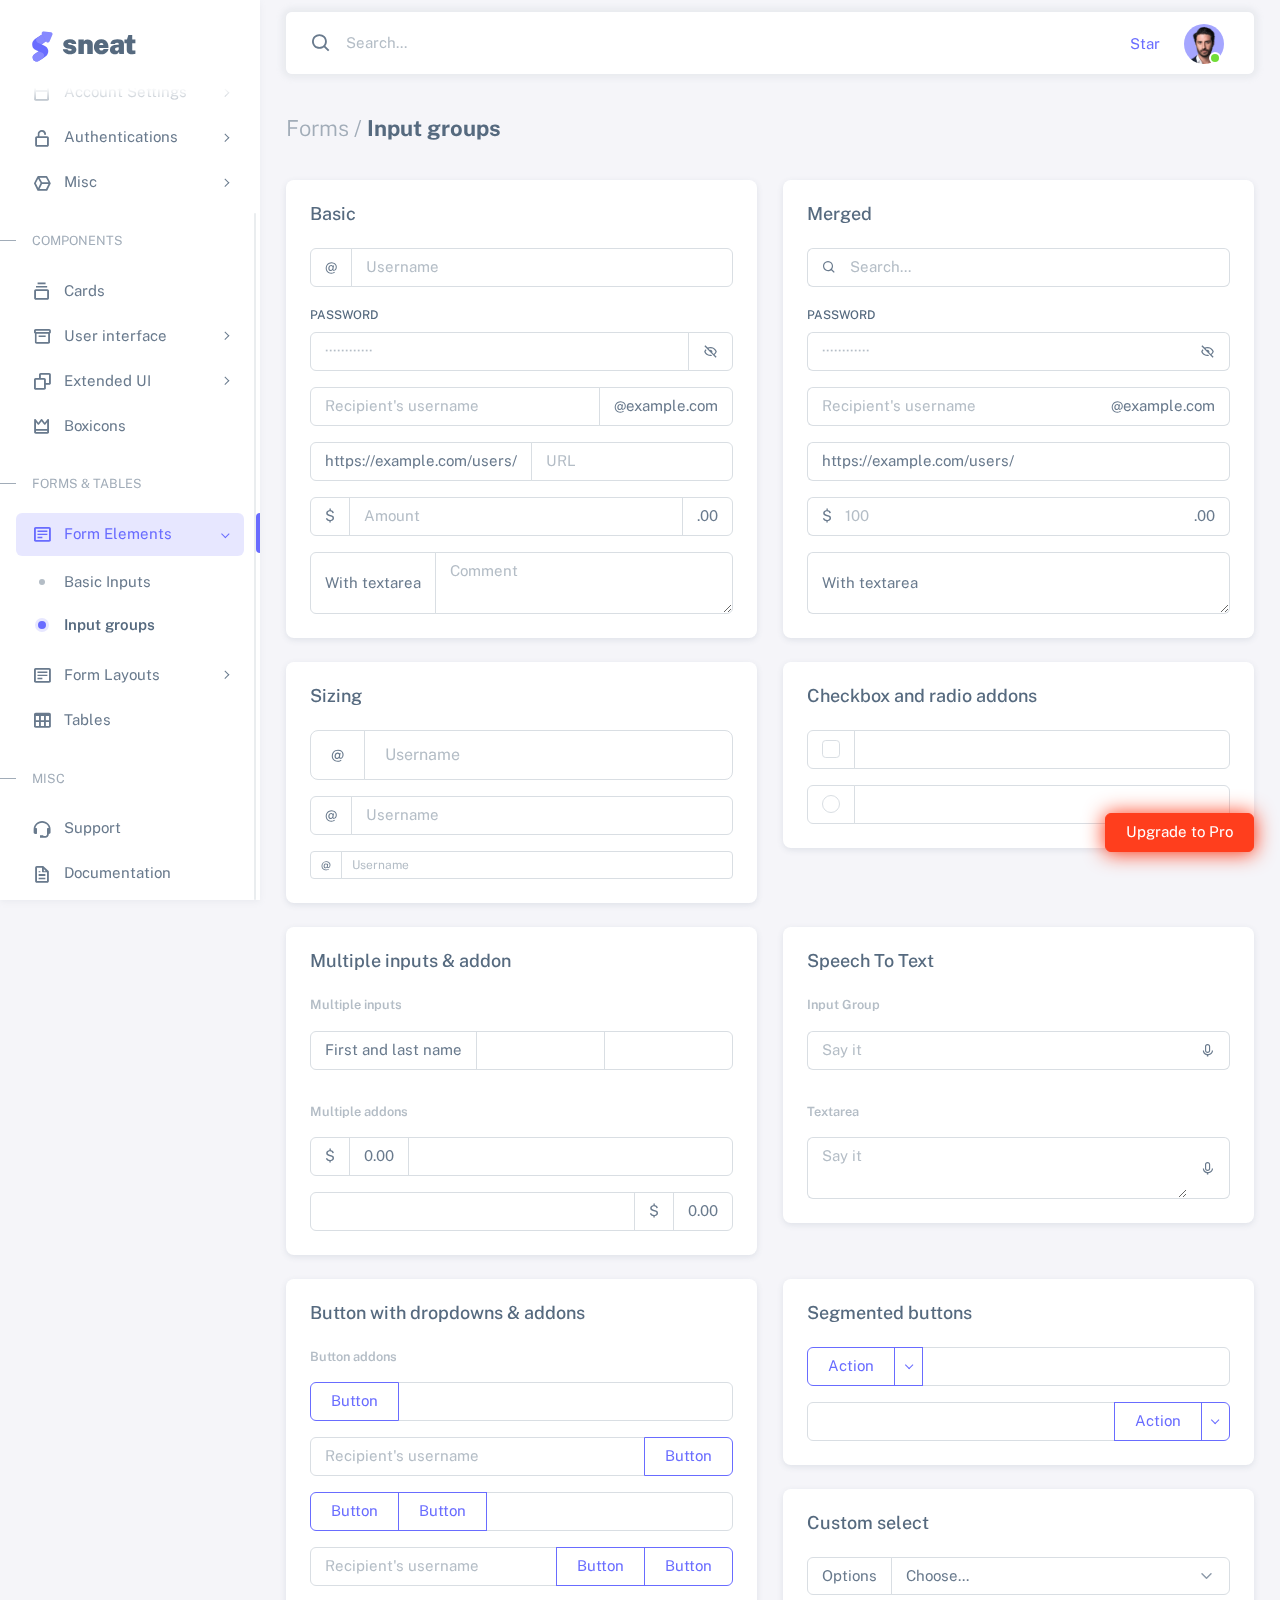
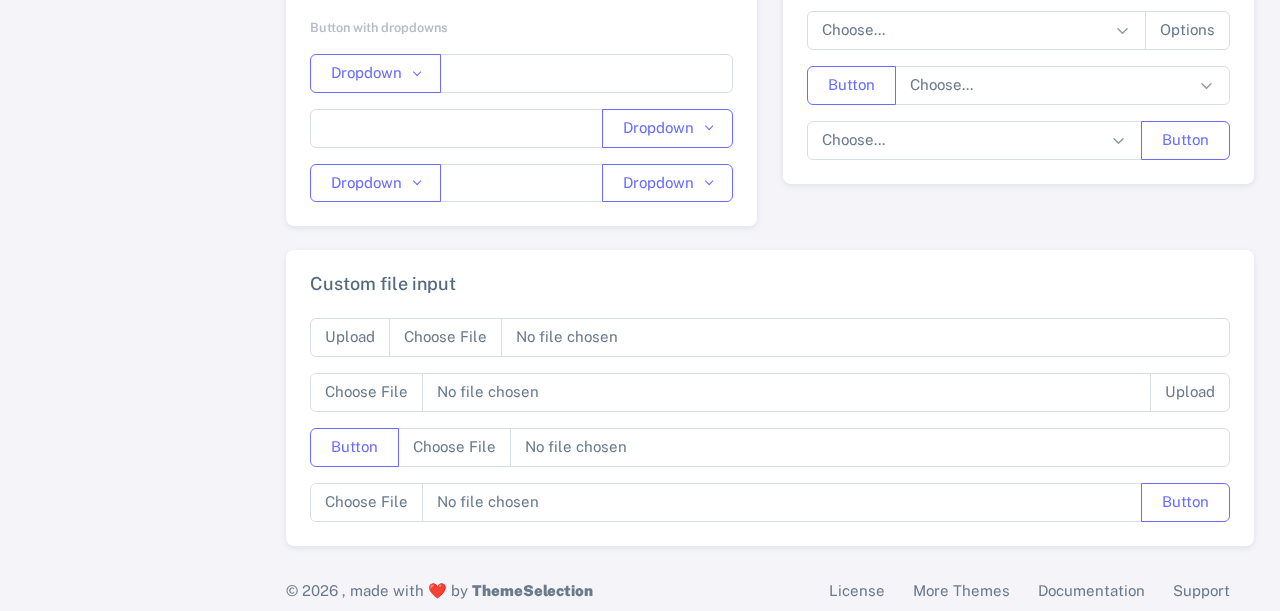
<file: rental/resources/backend/html/forms-input-groups.html>
<!DOCTYPE html>

<!-- =========================================================
* Sneat - Bootstrap 5 HTML Admin Template - Pro | v1.0.0
==============================================================

* Product Page: https://themeselection.com/products/sneat-bootstrap-html-admin-template/
* Created by: ThemeSelection
* License: You must have a valid license purchased in order to legally use the theme for your project.
* Copyright ThemeSelection (https://themeselection.com)

=========================================================
 -->
<!-- beautify ignore:start -->
<html
  lang="en"
  class="light-style layout-menu-fixed"
  dir="ltr"
  data-theme="theme-default"
  data-assets-path="../assets/"
  data-template="vertical-menu-template-free"
>
  <head>
    <meta charset="utf-8" />
    <meta
      name="viewport"
      content="width=device-width, initial-scale=1.0, user-scalable=no, minimum-scale=1.0, maximum-scale=1.0"
    />

    <title>Input groups - Forms | Sneat - Bootstrap 5 HTML Admin Template - Pro</title>

    <meta name="description" content="" />

    <!-- Favicon -->
    <link rel="icon" type="image/x-icon" href="../assets/img/favicon/favicon.ico" />

    <!-- Fonts -->
    <link rel="preconnect" href="https://fonts.googleapis.com" />
    <link rel="preconnect" href="https://fonts.gstatic.com" crossorigin />
    <link
      href="https://fonts.googleapis.com/css2?family=Public+Sans:ital,wght@0,300;0,400;0,500;0,600;0,700;1,300;1,400;1,500;1,600;1,700&display=swap"
      rel="stylesheet"
    />

    <!-- Icons. Uncomment required icon fonts -->
    <link rel="stylesheet" href="../assets/vendor/fonts/boxicons.css" />

    <!-- Core CSS -->
    <link rel="stylesheet" href="../assets/vendor/css/core.css" class="template-customizer-core-css" />
    <link rel="stylesheet" href="../assets/vendor/css/theme-default.css" class="template-customizer-theme-css" />
    <link rel="stylesheet" href="../assets/css/demo.css" />

    <!-- Vendors CSS -->
    <link rel="stylesheet" href="../assets/vendor/libs/perfect-scrollbar/perfect-scrollbar.css" />

    <!-- Page CSS -->

    <!-- Helpers -->
    <script src="../assets/vendor/js/helpers.js"></script>

    <!--! Template customizer & Theme config files MUST be included after core stylesheets and helpers.js in the <head> section -->
    <!--? Config:  Mandatory theme config file contain global vars & default theme options, Set your preferred theme option in this file.  -->
    <script src="../assets/js/config.js"></script>
  </head>

  <body>
    <!-- Layout wrapper -->
    <div class="layout-wrapper layout-content-navbar">
      <div class="layout-container">
        <!-- Menu -->

        <aside id="layout-menu" class="layout-menu menu-vertical menu bg-menu-theme">
          <div class="app-brand demo">
            <a href="index.html" class="app-brand-link">
              <span class="app-brand-logo demo">
                <svg
                  width="25"
                  viewBox="0 0 25 42"
                  version="1.1"
                  xmlns="http://www.w3.org/2000/svg"
                  xmlns:xlink="http://www.w3.org/1999/xlink"
                >
                  <defs>
                    <path
                      d="M13.7918663,0.358365126 L3.39788168,7.44174259 C0.566865006,9.69408886 -0.379795268,12.4788597 0.557900856,15.7960551 C0.68998853,16.2305145 1.09562888,17.7872135 3.12357076,19.2293357 C3.8146334,19.7207684 5.32369333,20.3834223 7.65075054,21.2172976 L7.59773219,21.2525164 L2.63468769,24.5493413 C0.445452254,26.3002124 0.0884951797,28.5083815 1.56381646,31.1738486 C2.83770406,32.8170431 5.20850219,33.2640127 7.09180128,32.5391577 C8.347334,32.0559211 11.4559176,30.0011079 16.4175519,26.3747182 C18.0338572,24.4997857 18.6973423,22.4544883 18.4080071,20.2388261 C17.963753,17.5346866 16.1776345,15.5799961 13.0496516,14.3747546 L10.9194936,13.4715819 L18.6192054,7.984237 L13.7918663,0.358365126 Z"
                      id="path-1"
                    ></path>
                    <path
                      d="M5.47320593,6.00457225 C4.05321814,8.216144 4.36334763,10.0722806 6.40359441,11.5729822 C8.61520715,12.571656 10.0999176,13.2171421 10.8577257,13.5094407 L15.5088241,14.433041 L18.6192054,7.984237 C15.5364148,3.11535317 13.9273018,0.573395879 13.7918663,0.358365126 C13.5790555,0.511491653 10.8061687,2.3935607 5.47320593,6.00457225 Z"
                      id="path-3"
                    ></path>
                    <path
                      d="M7.50063644,21.2294429 L12.3234468,23.3159332 C14.1688022,24.7579751 14.397098,26.4880487 13.008334,28.506154 C11.6195701,30.5242593 10.3099883,31.790241 9.07958868,32.3040991 C5.78142938,33.4346997 4.13234973,34 4.13234973,34 C4.13234973,34 2.75489982,33.0538207 2.37032616e-14,31.1614621 C-0.55822714,27.8186216 -0.55822714,26.0572515 -4.05231404e-15,25.8773518 C0.83734071,25.6075023 2.77988457,22.8248993 3.3049379,22.52991 C3.65497346,22.3332504 5.05353963,21.8997614 7.50063644,21.2294429 Z"
                      id="path-4"
                    ></path>
                    <path
                      d="M20.6,7.13333333 L25.6,13.8 C26.2627417,14.6836556 26.0836556,15.9372583 25.2,16.6 C24.8538077,16.8596443 24.4327404,17 24,17 L14,17 C12.8954305,17 12,16.1045695 12,15 C12,14.5672596 12.1403557,14.1461923 12.4,13.8 L17.4,7.13333333 C18.0627417,6.24967773 19.3163444,6.07059163 20.2,6.73333333 C20.3516113,6.84704183 20.4862915,6.981722 20.6,7.13333333 Z"
                      id="path-5"
                    ></path>
                  </defs>
                  <g id="g-app-brand" stroke="none" stroke-width="1" fill="none" fill-rule="evenodd">
                    <g id="Brand-Logo" transform="translate(-27.000000, -15.000000)">
                      <g id="Icon" transform="translate(27.000000, 15.000000)">
                        <g id="Mask" transform="translate(0.000000, 8.000000)">
                          <mask id="mask-2" fill="white">
                            <use xlink:href="#path-1"></use>
                          </mask>
                          <use fill="#696cff" xlink:href="#path-1"></use>
                          <g id="Path-3" mask="url(#mask-2)">
                            <use fill="#696cff" xlink:href="#path-3"></use>
                            <use fill-opacity="0.2" fill="#FFFFFF" xlink:href="#path-3"></use>
                          </g>
                          <g id="Path-4" mask="url(#mask-2)">
                            <use fill="#696cff" xlink:href="#path-4"></use>
                            <use fill-opacity="0.2" fill="#FFFFFF" xlink:href="#path-4"></use>
                          </g>
                        </g>
                        <g
                          id="Triangle"
                          transform="translate(19.000000, 11.000000) rotate(-300.000000) translate(-19.000000, -11.000000) "
                        >
                          <use fill="#696cff" xlink:href="#path-5"></use>
                          <use fill-opacity="0.2" fill="#FFFFFF" xlink:href="#path-5"></use>
                        </g>
                      </g>
                    </g>
                  </g>
                </svg>
              </span>
              <span class="app-brand-text demo menu-text fw-bolder ms-2">Sneat</span>
            </a>

            <a href="javascript:void(0);" class="layout-menu-toggle menu-link text-large ms-auto d-block d-xl-none">
              <i class="bx bx-chevron-left bx-sm align-middle"></i>
            </a>
          </div>

          <div class="menu-inner-shadow"></div>

          <ul class="menu-inner py-1">
            <!-- Dashboard -->
            <li class="menu-item">
              <a href="index.html" class="menu-link">
                <i class="menu-icon tf-icons bx bx-home-circle"></i>
                <div data-i18n="Analytics">Dashboard</div>
              </a>
            </li>

            <!-- Layouts -->
            <li class="menu-item">
              <a href="javascript:void(0);" class="menu-link menu-toggle">
                <i class="menu-icon tf-icons bx bx-layout"></i>
                <div data-i18n="Layouts">Layouts</div>
              </a>

              <ul class="menu-sub">
                <li class="menu-item">
                  <a href="layouts-without-menu.html" class="menu-link">
                    <div data-i18n="Without menu">Without menu</div>
                  </a>
                </li>
                <li class="menu-item">
                  <a href="layouts-without-navbar.html" class="menu-link">
                    <div data-i18n="Without navbar">Without navbar</div>
                  </a>
                </li>
                <li class="menu-item">
                  <a href="layouts-container.html" class="menu-link">
                    <div data-i18n="Container">Container</div>
                  </a>
                </li>
                <li class="menu-item">
                  <a href="layouts-fluid.html" class="menu-link">
                    <div data-i18n="Fluid">Fluid</div>
                  </a>
                </li>
                <li class="menu-item">
                  <a href="layouts-blank.html" class="menu-link">
                    <div data-i18n="Blank">Blank</div>
                  </a>
                </li>
              </ul>
            </li>

            <li class="menu-header small text-uppercase">
              <span class="menu-header-text">Pages</span>
            </li>
            <li class="menu-item">
              <a href="javascript:void(0);" class="menu-link menu-toggle">
                <i class="menu-icon tf-icons bx bx-dock-top"></i>
                <div data-i18n="Account Settings">Account Settings</div>
              </a>
              <ul class="menu-sub">
                <li class="menu-item">
                  <a href="pages-account-settings-account.html" class="menu-link">
                    <div data-i18n="Account">Account</div>
                  </a>
                </li>
                <li class="menu-item">
                  <a href="pages-account-settings-notifications.html" class="menu-link">
                    <div data-i18n="Notifications">Notifications</div>
                  </a>
                </li>
                <li class="menu-item">
                  <a href="pages-account-settings-connections.html" class="menu-link">
                    <div data-i18n="Connections">Connections</div>
                  </a>
                </li>
              </ul>
            </li>
            <li class="menu-item">
              <a href="javascript:void(0);" class="menu-link menu-toggle">
                <i class="menu-icon tf-icons bx bx-lock-open-alt"></i>
                <div data-i18n="Authentications">Authentications</div>
              </a>
              <ul class="menu-sub">
                <li class="menu-item">
                  <a href="auth-login-basic.html" class="menu-link" target="_blank">
                    <div data-i18n="Basic">Login</div>
                  </a>
                </li>
                <li class="menu-item">
                  <a href="auth-register-basic.html" class="menu-link" target="_blank">
                    <div data-i18n="Basic">Register</div>
                  </a>
                </li>
                <li class="menu-item">
                  <a href="auth-forgot-password-basic.html" class="menu-link" target="_blank">
                    <div data-i18n="Basic">Forgot Password</div>
                  </a>
                </li>
              </ul>
            </li>
            <li class="menu-item">
              <a href="javascript:void(0);" class="menu-link menu-toggle">
                <i class="menu-icon tf-icons bx bx-cube-alt"></i>
                <div data-i18n="Misc">Misc</div>
              </a>
              <ul class="menu-sub">
                <li class="menu-item">
                  <a href="pages-misc-error.html" class="menu-link">
                    <div data-i18n="Error">Error</div>
                  </a>
                </li>
                <li class="menu-item">
                  <a href="pages-misc-under-maintenance.html" class="menu-link">
                    <div data-i18n="Under Maintenance">Under Maintenance</div>
                  </a>
                </li>
              </ul>
            </li>
            <!-- Components -->
            <li class="menu-header small text-uppercase"><span class="menu-header-text">Components</span></li>
            <!-- Cards -->
            <li class="menu-item">
              <a href="cards-basic.html" class="menu-link">
                <i class="menu-icon tf-icons bx bx-collection"></i>
                <div data-i18n="Basic">Cards</div>
              </a>
            </li>
            <!-- User interface -->
            <li class="menu-item">
              <a href="javascript:void(0)" class="menu-link menu-toggle">
                <i class="menu-icon tf-icons bx bx-box"></i>
                <div data-i18n="User interface">User interface</div>
              </a>
              <ul class="menu-sub">
                <li class="menu-item">
                  <a href="ui-accordion.html" class="menu-link">
                    <div data-i18n="Accordion">Accordion</div>
                  </a>
                </li>
                <li class="menu-item">
                  <a href="ui-alerts.html" class="menu-link">
                    <div data-i18n="Alerts">Alerts</div>
                  </a>
                </li>
                <li class="menu-item">
                  <a href="ui-badges.html" class="menu-link">
                    <div data-i18n="Badges">Badges</div>
                  </a>
                </li>
                <li class="menu-item">
                  <a href="ui-buttons.html" class="menu-link">
                    <div data-i18n="Buttons">Buttons</div>
                  </a>
                </li>
                <li class="menu-item">
                  <a href="ui-carousel.html" class="menu-link">
                    <div data-i18n="Carousel">Carousel</div>
                  </a>
                </li>
                <li class="menu-item">
                  <a href="ui-collapse.html" class="menu-link">
                    <div data-i18n="Collapse">Collapse</div>
                  </a>
                </li>
                <li class="menu-item">
                  <a href="ui-dropdowns.html" class="menu-link">
                    <div data-i18n="Dropdowns">Dropdowns</div>
                  </a>
                </li>
                <li class="menu-item">
                  <a href="ui-footer.html" class="menu-link">
                    <div data-i18n="Footer">Footer</div>
                  </a>
                </li>
                <li class="menu-item">
                  <a href="ui-list-groups.html" class="menu-link">
                    <div data-i18n="List Groups">List groups</div>
                  </a>
                </li>
                <li class="menu-item">
                  <a href="ui-modals.html" class="menu-link">
                    <div data-i18n="Modals">Modals</div>
                  </a>
                </li>
                <li class="menu-item">
                  <a href="ui-navbar.html" class="menu-link">
                    <div data-i18n="Navbar">Navbar</div>
                  </a>
                </li>
                <li class="menu-item">
                  <a href="ui-offcanvas.html" class="menu-link">
                    <div data-i18n="Offcanvas">Offcanvas</div>
                  </a>
                </li>
                <li class="menu-item">
                  <a href="ui-pagination-breadcrumbs.html" class="menu-link">
                    <div data-i18n="Pagination &amp; Breadcrumbs">Pagination &amp; Breadcrumbs</div>
                  </a>
                </li>
                <li class="menu-item">
                  <a href="ui-progress.html" class="menu-link">
                    <div data-i18n="Progress">Progress</div>
                  </a>
                </li>
                <li class="menu-item">
                  <a href="ui-spinners.html" class="menu-link">
                    <div data-i18n="Spinners">Spinners</div>
                  </a>
                </li>
                <li class="menu-item">
                  <a href="ui-tabs-pills.html" class="menu-link">
                    <div data-i18n="Tabs &amp; Pills">Tabs &amp; Pills</div>
                  </a>
                </li>
                <li class="menu-item">
                  <a href="ui-toasts.html" class="menu-link">
                    <div data-i18n="Toasts">Toasts</div>
                  </a>
                </li>
                <li class="menu-item">
                  <a href="ui-tooltips-popovers.html" class="menu-link">
                    <div data-i18n="Tooltips & Popovers">Tooltips &amp; popovers</div>
                  </a>
                </li>
                <li class="menu-item">
                  <a href="ui-typography.html" class="menu-link">
                    <div data-i18n="Typography">Typography</div>
                  </a>
                </li>
              </ul>
            </li>

            <!-- Extended components -->
            <li class="menu-item">
              <a href="javascript:void(0)" class="menu-link menu-toggle">
                <i class="menu-icon tf-icons bx bx-copy"></i>
                <div data-i18n="Extended UI">Extended UI</div>
              </a>
              <ul class="menu-sub">
                <li class="menu-item">
                  <a href="extended-ui-perfect-scrollbar.html" class="menu-link">
                    <div data-i18n="Perfect Scrollbar">Perfect scrollbar</div>
                  </a>
                </li>
                <li class="menu-item">
                  <a href="extended-ui-text-divider.html" class="menu-link">
                    <div data-i18n="Text Divider">Text Divider</div>
                  </a>
                </li>
              </ul>
            </li>

            <li class="menu-item">
              <a href="icons-boxicons.html" class="menu-link">
                <i class="menu-icon tf-icons bx bx-crown"></i>
                <div data-i18n="Boxicons">Boxicons</div>
              </a>
            </li>

            <!-- Forms & Tables -->
            <li class="menu-header small text-uppercase"><span class="menu-header-text">Forms &amp; Tables</span></li>
            <!-- Forms -->
            <li class="menu-item active open">
              <a href="javascript:void(0);" class="menu-link menu-toggle">
                <i class="menu-icon tf-icons bx bx-detail"></i>
                <div data-i18n="Form Elements">Form Elements</div>
              </a>
              <ul class="menu-sub">
                <li class="menu-item">
                  <a href="forms-basic-inputs.html" class="menu-link">
                    <div data-i18n="Basic Inputs">Basic Inputs</div>
                  </a>
                </li>
                <li class="menu-item active">
                  <a href="forms-input-groups.html" class="menu-link">
                    <div data-i18n="Input groups">Input groups</div>
                  </a>
                </li>
              </ul>
            </li>
            <li class="menu-item">
              <a href="javascript:void(0);" class="menu-link menu-toggle">
                <i class="menu-icon tf-icons bx bx-detail"></i>
                <div data-i18n="Form Layouts">Form Layouts</div>
              </a>
              <ul class="menu-sub">
                <li class="menu-item">
                  <a href="form-layouts-vertical.html" class="menu-link">
                    <div data-i18n="Vertical Form">Vertical Form</div>
                  </a>
                </li>
                <li class="menu-item">
                  <a href="form-layouts-horizontal.html" class="menu-link">
                    <div data-i18n="Horizontal Form">Horizontal Form</div>
                  </a>
                </li>
              </ul>
            </li>
            <!-- Tables -->
            <li class="menu-item">
              <a href="tables-basic.html" class="menu-link">
                <i class="menu-icon tf-icons bx bx-table"></i>
                <div data-i18n="Tables">Tables</div>
              </a>
            </li>
            <!-- Misc -->
            <li class="menu-header small text-uppercase"><span class="menu-header-text">Misc</span></li>
            <li class="menu-item">
              <a
                href="https://github.com/themeselection/sneat-html-admin-template-free/issues"
                target="_blank"
                class="menu-link"
              >
                <i class="menu-icon tf-icons bx bx-support"></i>
                <div data-i18n="Support">Support</div>
              </a>
            </li>
            <li class="menu-item">
              <a
                href="https://themeselection.com/demo/sneat-bootstrap-html-admin-template/documentation/"
                target="_blank"
                class="menu-link"
              >
                <i class="menu-icon tf-icons bx bx-file"></i>
                <div data-i18n="Documentation">Documentation</div>
              </a>
            </li>
          </ul>
        </aside>
        <!-- / Menu -->

        <!-- Layout container -->
        <div class="layout-page">
          <!-- Navbar -->

          <nav
            class="layout-navbar container-xxl navbar navbar-expand-xl navbar-detached align-items-center bg-navbar-theme"
            id="layout-navbar"
          >
            <div class="layout-menu-toggle navbar-nav align-items-xl-center me-3 me-xl-0 d-xl-none">
              <a class="nav-item nav-link px-0 me-xl-4" href="javascript:void(0)">
                <i class="bx bx-menu bx-sm"></i>
              </a>
            </div>

            <div class="navbar-nav-right d-flex align-items-center" id="navbar-collapse">
              <!-- Search -->
              <div class="navbar-nav align-items-center">
                <div class="nav-item d-flex align-items-center">
                  <i class="bx bx-search fs-4 lh-0"></i>
                  <input
                    type="text"
                    class="form-control border-0 shadow-none"
                    placeholder="Search..."
                    aria-label="Search..."
                  />
                </div>
              </div>
              <!-- /Search -->

              <ul class="navbar-nav flex-row align-items-center ms-auto">
                <!-- Place this tag where you want the button to render. -->
                <li class="nav-item lh-1 me-3">
                  <a
                    class="github-button"
                    href="https://github.com/themeselection/sneat-html-admin-template-free"
                    data-icon="octicon-star"
                    data-size="large"
                    data-show-count="true"
                    aria-label="Star themeselection/sneat-html-admin-template-free on GitHub"
                    >Star</a
                  >
                </li>

                <!-- User -->
                <li class="nav-item navbar-dropdown dropdown-user dropdown">
                  <a class="nav-link dropdown-toggle hide-arrow" href="javascript:void(0);" data-bs-toggle="dropdown">
                    <div class="avatar avatar-online">
                      <img src="../assets/img/avatars/1.png" alt class="w-px-40 h-auto rounded-circle" />
                    </div>
                  </a>
                  <ul class="dropdown-menu dropdown-menu-end">
                    <li>
                      <a class="dropdown-item" href="#">
                        <div class="d-flex">
                          <div class="flex-shrink-0 me-3">
                            <div class="avatar avatar-online">
                              <img src="../assets/img/avatars/1.png" alt class="w-px-40 h-auto rounded-circle" />
                            </div>
                          </div>
                          <div class="flex-grow-1">
                            <span class="fw-semibold d-block">John Doe</span>
                            <small class="text-muted">Admin</small>
                          </div>
                        </div>
                      </a>
                    </li>
                    <li>
                      <div class="dropdown-divider"></div>
                    </li>
                    <li>
                      <a class="dropdown-item" href="#">
                        <i class="bx bx-user me-2"></i>
                        <span class="align-middle">My Profile</span>
                      </a>
                    </li>
                    <li>
                      <a class="dropdown-item" href="#">
                        <i class="bx bx-cog me-2"></i>
                        <span class="align-middle">Settings</span>
                      </a>
                    </li>
                    <li>
                      <a class="dropdown-item" href="#">
                        <span class="d-flex align-items-center align-middle">
                          <i class="flex-shrink-0 bx bx-credit-card me-2"></i>
                          <span class="flex-grow-1 align-middle">Billing</span>
                          <span class="flex-shrink-0 badge badge-center rounded-pill bg-danger w-px-20 h-px-20">4</span>
                        </span>
                      </a>
                    </li>
                    <li>
                      <div class="dropdown-divider"></div>
                    </li>
                    <li>
                      <a class="dropdown-item" href="auth-login-basic.html">
                        <i class="bx bx-power-off me-2"></i>
                        <span class="align-middle">Log Out</span>
                      </a>
                    </li>
                  </ul>
                </li>
                <!--/ User -->
              </ul>
            </div>
          </nav>

          <!-- / Navbar -->

          <!-- Content wrapper -->
          <div class="content-wrapper">
            <!-- Content -->

            <div class="container-xxl flex-grow-1 container-p-y">
              <h4 class="fw-bold py-3 mb-4"><span class="text-muted fw-light">Forms /</span> Input groups</h4>

              <div class="row">
                <!-- Basic -->
                <div class="col-md-6">
                  <div class="card mb-4">
                    <h5 class="card-header">Basic</h5>
                    <div class="card-body demo-vertical-spacing demo-only-element">
                      <div class="input-group">
                        <span class="input-group-text" id="basic-addon11">@</span>
                        <input
                          type="text"
                          class="form-control"
                          placeholder="Username"
                          aria-label="Username"
                          aria-describedby="basic-addon11"
                        />
                      </div>

                      <div class="form-password-toggle">
                        <label class="form-label" for="basic-default-password12">Password</label>
                        <div class="input-group">
                          <input
                            type="password"
                            class="form-control"
                            id="basic-default-password12"
                            placeholder="&#xb7;&#xb7;&#xb7;&#xb7;&#xb7;&#xb7;&#xb7;&#xb7;&#xb7;&#xb7;&#xb7;&#xb7;"
                            aria-describedby="basic-default-password2"
                          />
                          <span id="basic-default-password2" class="input-group-text cursor-pointer"
                            ><i class="bx bx-hide"></i
                          ></span>
                        </div>
                      </div>

                      <div class="input-group">
                        <input
                          type="text"
                          class="form-control"
                          placeholder="Recipient's username"
                          aria-label="Recipient's username"
                          aria-describedby="basic-addon13"
                        />
                        <span class="input-group-text" id="basic-addon13">@example.com</span>
                      </div>

                      <div class="input-group">
                        <span class="input-group-text" id="basic-addon14">https://example.com/users/</span>
                        <input
                          type="text"
                          class="form-control"
                          placeholder="URL"
                          id="basic-url1"
                          aria-describedby="basic-addon14"
                        />
                      </div>

                      <div class="input-group">
                        <span class="input-group-text">$</span>
                        <input
                          type="text"
                          class="form-control"
                          placeholder="Amount"
                          aria-label="Amount (to the nearest dollar)"
                        />
                        <span class="input-group-text">.00</span>
                      </div>

                      <div class="input-group">
                        <span class="input-group-text">With textarea</span>
                        <textarea class="form-control" aria-label="With textarea" placeholder="Comment"></textarea>
                      </div>
                    </div>
                  </div>
                </div>

                <!-- Merged -->
                <div class="col-md-6">
                  <div class="card mb-4">
                    <h5 class="card-header">Merged</h5>
                    <div class="card-body demo-vertical-spacing demo-only-element">
                      <div class="input-group input-group-merge">
                        <span class="input-group-text" id="basic-addon-search31"><i class="bx bx-search"></i></span>
                        <input
                          type="text"
                          class="form-control"
                          placeholder="Search..."
                          aria-label="Search..."
                          aria-describedby="basic-addon-search31"
                        />
                      </div>

                      <div class="form-password-toggle">
                        <label class="form-label" for="basic-default-password32">Password</label>
                        <div class="input-group input-group-merge">
                          <input
                            type="password"
                            class="form-control"
                            id="basic-default-password32"
                            placeholder="&#xb7;&#xb7;&#xb7;&#xb7;&#xb7;&#xb7;&#xb7;&#xb7;&#xb7;&#xb7;&#xb7;&#xb7;"
                            aria-describedby="basic-default-password"
                          />
                          <span class="input-group-text cursor-pointer" id="basic-default-password"
                            ><i class="bx bx-hide"></i
                          ></span>
                        </div>
                      </div>

                      <div class="input-group input-group-merge">
                        <input
                          type="text"
                          class="form-control"
                          placeholder="Recipient's username"
                          aria-label="Recipient's username"
                          aria-describedby="basic-addon33"
                        />
                        <span class="input-group-text" id="basic-addon33">@example.com</span>
                      </div>

                      <div class="input-group input-group-merge">
                        <span class="input-group-text" id="basic-addon34">https://example.com/users/</span>
                        <input type="text" class="form-control" id="basic-url3" aria-describedby="basic-addon34" />
                      </div>

                      <div class="input-group input-group-merge">
                        <span class="input-group-text">$</span>
                        <input
                          type="text"
                          class="form-control"
                          placeholder="100"
                          aria-label="Amount (to the nearest dollar)"
                        />
                        <span class="input-group-text">.00</span>
                      </div>

                      <div class="input-group input-group-merge">
                        <span class="input-group-text">With textarea</span>
                        <textarea class="form-control" aria-label="With textarea"></textarea>
                      </div>
                    </div>
                  </div>
                </div>

                <!-- Sizing -->
                <div class="col-md-6">
                  <div class="card mb-4">
                    <h5 class="card-header">Sizing</h5>
                    <div class="card-body demo-vertical-spacing demo-only-element">
                      <div class="input-group input-group-lg">
                        <span class="input-group-text">@</span>
                        <input type="text" class="form-control" placeholder="Username" />
                      </div>

                      <div class="input-group">
                        <span class="input-group-text">@</span>
                        <input type="text" class="form-control" placeholder="Username" />
                      </div>

                      <div class="input-group input-group-sm">
                        <span class="input-group-text">@</span>
                        <input type="text" class="form-control" placeholder="Username" />
                      </div>
                    </div>
                  </div>
                </div>
                <!-- Checkbox and radio addons -->
                <div class="col-md-6">
                  <div class="card mb-4">
                    <h5 class="card-header">Checkbox and radio addons</h5>
                    <div class="card-body demo-vertical-spacing demo-only-element">
                      <div class="input-group">
                        <div class="input-group-text">
                          <input
                            class="form-check-input mt-0"
                            type="checkbox"
                            value=""
                            aria-label="Checkbox for following text input"
                          />
                        </div>
                        <input type="text" class="form-control" aria-label="Text input with checkbox" />
                      </div>

                      <div class="input-group">
                        <div class="input-group-text">
                          <input
                            class="form-check-input mt-0"
                            type="radio"
                            value=""
                            aria-label="Radio button for following text input"
                          />
                        </div>
                        <input type="text" class="form-control" aria-label="Text input with radio button" />
                      </div>
                    </div>
                  </div>
                </div>
              </div>

              <div class="row">
                <!-- Multiple inputs & addon -->
                <div class="col-md-6">
                  <div class="card mb-4">
                    <h5 class="card-header">Multiple inputs & addon</h5>

                    <div class="card-body demo-vertical-spacing demo-only-element">
                      <small class="text-light fw-semibold d-block">Multiple inputs</small>
                      <div class="input-group">
                        <span class="input-group-text">First and last name</span>
                        <input type="text" aria-label="First name" class="form-control" />
                        <input type="text" aria-label="Last name" class="form-control" />
                      </div>

                      <small class="text-light fw-semibold d-block pt-3">Multiple addons</small>
                      <div class="input-group">
                        <span class="input-group-text">$</span>
                        <span class="input-group-text">0.00</span>
                        <input
                          type="text"
                          class="form-control"
                          aria-label="Dollar amount (with dot and two decimal places)"
                        />
                      </div>

                      <div class="input-group">
                        <input
                          type="text"
                          class="form-control"
                          aria-label="Dollar amount (with dot and two decimal places)"
                        />
                        <span class="input-group-text">$</span>
                        <span class="input-group-text">0.00</span>
                      </div>
                    </div>
                  </div>
                </div>
                <!-- Speech To Text -->
                <div class="col-md-6">
                  <div class="card mb-4">
                    <h5 class="card-header">Speech To Text</h5>
                    <div class="card-body demo-vertical-spacing demo-only-element">
                      <small class="text-light fw-semibold d-block">Input Group</small>

                      <div class="input-group input-group-merge speech-to-text">
                        <input
                          type="text"
                          class="form-control"
                          placeholder="Say it"
                          aria-describedby="text-to-speech-addon"
                        />
                        <span class="input-group-text" id="text-to-speech-addon">
                          <i class="bx bx-microphone cursor-pointer text-to-speech-toggle"></i>
                        </span>
                      </div>

                      <small class="text-light fw-semibold d-block pt-3">Textarea</small>

                      <div class="input-group input-group-merge speech-to-text">
                        <textarea class="form-control" placeholder="Say it" rows="2"></textarea>
                        <span class="input-group-text">
                          <i class="bx bx-microphone cursor-pointer text-to-speech-toggle"></i>
                        </span>
                      </div>
                    </div>
                  </div>
                </div>
              </div>

              <!-- Button with dropdowns & addons -->
              <div class="row">
                <div class="col-md-6">
                  <div class="card mb-4">
                    <h5 class="card-header">Button with dropdowns & addons</h5>
                    <div class="card-body demo-vertical-spacing demo-only-element">
                      <small class="text-light fw-semibold d-block">Button addons</small>
                      <div class="input-group">
                        <button class="btn btn-outline-primary" type="button" id="button-addon1">Button</button>
                        <input
                          type="text"
                          class="form-control"
                          placeholder=""
                          aria-label="Example text with button addon"
                          aria-describedby="button-addon1"
                        />
                      </div>

                      <div class="input-group">
                        <input
                          type="text"
                          class="form-control"
                          placeholder="Recipient's username"
                          aria-label="Recipient's username"
                          aria-describedby="button-addon2"
                        />
                        <button class="btn btn-outline-primary" type="button" id="button-addon2">Button</button>
                      </div>

                      <div class="input-group">
                        <button class="btn btn-outline-primary" type="button">Button</button>
                        <button class="btn btn-outline-primary" type="button">Button</button>
                        <input
                          type="text"
                          class="form-control"
                          placeholder=""
                          aria-label="Example text with two button addons"
                        />
                      </div>

                      <div class="input-group">
                        <input
                          type="text"
                          class="form-control"
                          placeholder="Recipient's username"
                          aria-label="Recipient's username with two button addons"
                        />
                        <button class="btn btn-outline-primary" type="button">Button</button>
                        <button class="btn btn-outline-primary" type="button">Button</button>
                      </div>

                      <small class="text-light fw-semibold d-block pt-3">Button with dropdowns</small>
                      <div class="input-group">
                        <button
                          class="btn btn-outline-primary dropdown-toggle"
                          type="button"
                          data-bs-toggle="dropdown"
                          aria-expanded="false"
                        >
                          Dropdown
                        </button>
                        <ul class="dropdown-menu">
                          <li><a class="dropdown-item" href="javascript:void(0);">Action</a></li>
                          <li><a class="dropdown-item" href="javascript:void(0);">Another action</a></li>
                          <li><a class="dropdown-item" href="javascript:void(0);">Something else here</a></li>
                          <li>
                            <hr class="dropdown-divider" />
                          </li>
                          <li><a class="dropdown-item" href="javascript:void(0);">Separated link</a></li>
                        </ul>
                        <input type="text" class="form-control" aria-label="Text input with dropdown button" />
                      </div>

                      <div class="input-group">
                        <input type="text" class="form-control" aria-label="Text input with dropdown button" />
                        <button
                          class="btn btn-outline-primary dropdown-toggle"
                          type="button"
                          data-bs-toggle="dropdown"
                          aria-expanded="false"
                        >
                          Dropdown
                        </button>
                        <ul class="dropdown-menu dropdown-menu-end">
                          <li><a class="dropdown-item" href="javascript:void(0);">Action</a></li>
                          <li><a class="dropdown-item" href="javascript:void(0);">Another action</a></li>
                          <li><a class="dropdown-item" href="javascript:void(0);">Something else here</a></li>
                          <li>
                            <hr class="dropdown-divider" />
                          </li>
                          <li><a class="dropdown-item" href="javascript:void(0);">Separated link</a></li>
                        </ul>
                      </div>

                      <div class="input-group">
                        <button
                          class="btn btn-outline-primary dropdown-toggle"
                          type="button"
                          data-bs-toggle="dropdown"
                          aria-expanded="false"
                        >
                          Dropdown
                        </button>
                        <ul class="dropdown-menu">
                          <li><a class="dropdown-item" href="javascript:void(0);">Action before</a></li>
                          <li><a class="dropdown-item" href="javascript:void(0);">Another action before</a></li>
                          <li><a class="dropdown-item" href="javascript:void(0);">Something else here</a></li>
                          <li>
                            <hr class="dropdown-divider" />
                          </li>
                          <li><a class="dropdown-item" href="javascript:void(0);">Separated link</a></li>
                        </ul>
                        <input type="text" class="form-control" aria-label="Text input with 2 dropdown buttons" />
                        <button
                          class="btn btn-outline-primary dropdown-toggle"
                          type="button"
                          data-bs-toggle="dropdown"
                          aria-expanded="false"
                        >
                          Dropdown
                        </button>
                        <ul class="dropdown-menu dropdown-menu-end">
                          <li><a class="dropdown-item" href="javascript:void(0);">Action</a></li>
                          <li><a class="dropdown-item" href="javascript:void(0);">Another action</a></li>
                          <li><a class="dropdown-item" href="javascript:void(0);">Something else here</a></li>
                          <li>
                            <hr class="dropdown-divider" />
                          </li>
                          <li><a class="dropdown-item" href="javascript:void(0);">Separated link</a></li>
                        </ul>
                      </div>
                    </div>
                  </div>
                </div>

                <div class="col-md-6">
                  <!-- Segmented buttons -->
                  <div class="row">
                    <div class="col-12">
                      <div class="card mb-4">
                        <h5 class="card-header">Segmented buttons</h5>
                        <div class="card-body demo-vertical-spacing demo-only-element">
                          <div class="input-group">
                            <button type="button" class="btn btn-outline-primary">Action</button>
                            <button
                              type="button"
                              class="btn btn-outline-primary dropdown-toggle dropdown-toggle-split"
                              data-bs-toggle="dropdown"
                              aria-expanded="false"
                            >
                              <span class="visually-hidden">Toggle Dropdown</span>
                            </button>
                            <ul class="dropdown-menu">
                              <li><a class="dropdown-item" href="javascript:void(0);">Action</a></li>
                              <li><a class="dropdown-item" href="javascript:void(0);">Another action</a></li>
                              <li><a class="dropdown-item" href="javascript:void(0);">Something else here</a></li>
                              <li>
                                <hr class="dropdown-divider" />
                              </li>
                              <li><a class="dropdown-item" href="javascript:void(0);">Separated link</a></li>
                            </ul>
                            <input
                              type="text"
                              class="form-control"
                              aria-label="Text input with segmented dropdown button"
                            />
                          </div>

                          <div class="input-group">
                            <input
                              type="text"
                              class="form-control"
                              aria-label="Text input with segmented dropdown button"
                            />
                            <button type="button" class="btn btn-outline-primary">Action</button>
                            <button
                              type="button"
                              class="btn btn-outline-primary dropdown-toggle dropdown-toggle-split"
                              data-bs-toggle="dropdown"
                              aria-expanded="false"
                            >
                              <span class="visually-hidden">Toggle Dropdown</span>
                            </button>
                            <ul class="dropdown-menu dropdown-menu-end">
                              <li><a class="dropdown-item" href="javascript:void(0);">Action</a></li>
                              <li><a class="dropdown-item" href="javascript:void(0);">Another action</a></li>
                              <li><a class="dropdown-item" href="javascript:void(0);">Something else here</a></li>
                              <li>
                                <hr class="dropdown-divider" />
                              </li>
                              <li><a class="dropdown-item" href="javascript:void(0);">Separated link</a></li>
                            </ul>
                          </div>
                        </div>
                      </div>
                    </div>
                  </div>

                  <!-- Custom select -->
                  <div class="row">
                    <div class="col-12">
                      <div class="card mb-4">
                        <h5 class="card-header">Custom select</h5>
                        <div class="card-body demo-vertical-spacing demo-only-element">
                          <div class="input-group">
                            <label class="input-group-text" for="inputGroupSelect01">Options</label>
                            <select class="form-select" id="inputGroupSelect01">
                              <option selected>Choose...</option>
                              <option value="1">One</option>
                              <option value="2">Two</option>
                              <option value="3">Three</option>
                            </select>
                          </div>

                          <div class="input-group">
                            <select class="form-select" id="inputGroupSelect02">
                              <option selected>Choose...</option>
                              <option value="1">One</option>
                              <option value="2">Two</option>
                              <option value="3">Three</option>
                            </select>
                            <label class="input-group-text" for="inputGroupSelect02">Options</label>
                          </div>

                          <div class="input-group">
                            <button class="btn btn-outline-primary" type="button">Button</button>
                            <select
                              class="form-select"
                              id="inputGroupSelect03"
                              aria-label="Example select with button addon"
                            >
                              <option selected>Choose...</option>
                              <option value="1">One</option>
                              <option value="2">Two</option>
                              <option value="3">Three</option>
                            </select>
                          </div>

                          <div class="input-group">
                            <select
                              class="form-select"
                              id="inputGroupSelect04"
                              aria-label="Example select with button addon"
                            >
                              <option selected>Choose...</option>
                              <option value="1">One</option>
                              <option value="2">Two</option>
                              <option value="3">Three</option>
                            </select>
                            <button class="btn btn-outline-primary" type="button">Button</button>
                          </div>
                        </div>
                      </div>
                    </div>
                  </div>
                </div>
              </div>

              <!-- Custom file input -->
              <div class="row">
                <div class="col-12">
                  <div class="card">
                    <h5 class="card-header">Custom file input</h5>
                    <div class="card-body demo-vertical-spacing demo-only-element">
                      <div class="input-group">
                        <label class="input-group-text" for="inputGroupFile01">Upload</label>
                        <input type="file" class="form-control" id="inputGroupFile01" />
                      </div>

                      <div class="input-group">
                        <input type="file" class="form-control" id="inputGroupFile02" />
                        <label class="input-group-text" for="inputGroupFile02">Upload</label>
                      </div>

                      <div class="input-group">
                        <button class="btn btn-outline-primary" type="button" id="inputGroupFileAddon03">Button</button>
                        <input
                          type="file"
                          class="form-control"
                          id="inputGroupFile03"
                          aria-describedby="inputGroupFileAddon03"
                          aria-label="Upload"
                        />
                      </div>

                      <div class="input-group">
                        <input
                          type="file"
                          class="form-control"
                          id="inputGroupFile04"
                          aria-describedby="inputGroupFileAddon04"
                          aria-label="Upload"
                        />
                        <button class="btn btn-outline-primary" type="button" id="inputGroupFileAddon04">Button</button>
                      </div>
                    </div>
                  </div>
                </div>
              </div>
            </div>
            <!-- / Content -->

            <!-- Footer -->
            <footer class="content-footer footer bg-footer-theme">
              <div class="container-xxl d-flex flex-wrap justify-content-between py-2 flex-md-row flex-column">
                <div class="mb-2 mb-md-0">
                  ©
                  <script>
                    document.write(new Date().getFullYear());
                  </script>
                  , made with ❤️ by
                  <a href="https://themeselection.com" target="_blank" class="footer-link fw-bolder">ThemeSelection</a>
                </div>
                <div>
                  <a href="https://themeselection.com/license/" class="footer-link me-4" target="_blank">License</a>
                  <a href="https://themeselection.com/" target="_blank" class="footer-link me-4">More Themes</a>

                  <a
                    href="https://themeselection.com/demo/sneat-bootstrap-html-admin-template/documentation/"
                    target="_blank"
                    class="footer-link me-4"
                    >Documentation</a
                  >

                  <a
                    href="https://github.com/themeselection/sneat-html-admin-template-free/issues"
                    target="_blank"
                    class="footer-link me-4"
                    >Support</a
                  >
                </div>
              </div>
            </footer>
            <!-- / Footer -->

            <div class="content-backdrop fade"></div>
          </div>
          <!-- Content wrapper -->
        </div>
        <!-- / Layout page -->
      </div>

      <!-- Overlay -->
      <div class="layout-overlay layout-menu-toggle"></div>
    </div>
    <!-- / Layout wrapper -->

    <div class="buy-now">
      <a
        href="https://themeselection.com/products/sneat-bootstrap-html-admin-template/"
        target="_blank"
        class="btn btn-danger btn-buy-now"
        >Upgrade to Pro</a
      >
    </div>

    <!-- Core JS -->
    <!-- build:js assets/vendor/js/core.js -->
    <script src="../assets/vendor/libs/jquery/jquery.js"></script>
    <script src="../assets/vendor/libs/popper/popper.js"></script>
    <script src="../assets/vendor/js/bootstrap.js"></script>
    <script src="../assets/vendor/libs/perfect-scrollbar/perfect-scrollbar.js"></script>

    <script src="../assets/vendor/js/menu.js"></script>
    <!-- endbuild -->

    <!-- Vendors JS -->

    <!-- Main JS -->
    <script src="../assets/js/main.js"></script>

    <!-- Page JS -->

    <!-- Place this tag in your head or just before your close body tag. -->
    <script async defer src="https://buttons.github.io/buttons.js"></script>
  </body>
</html>
</file>
